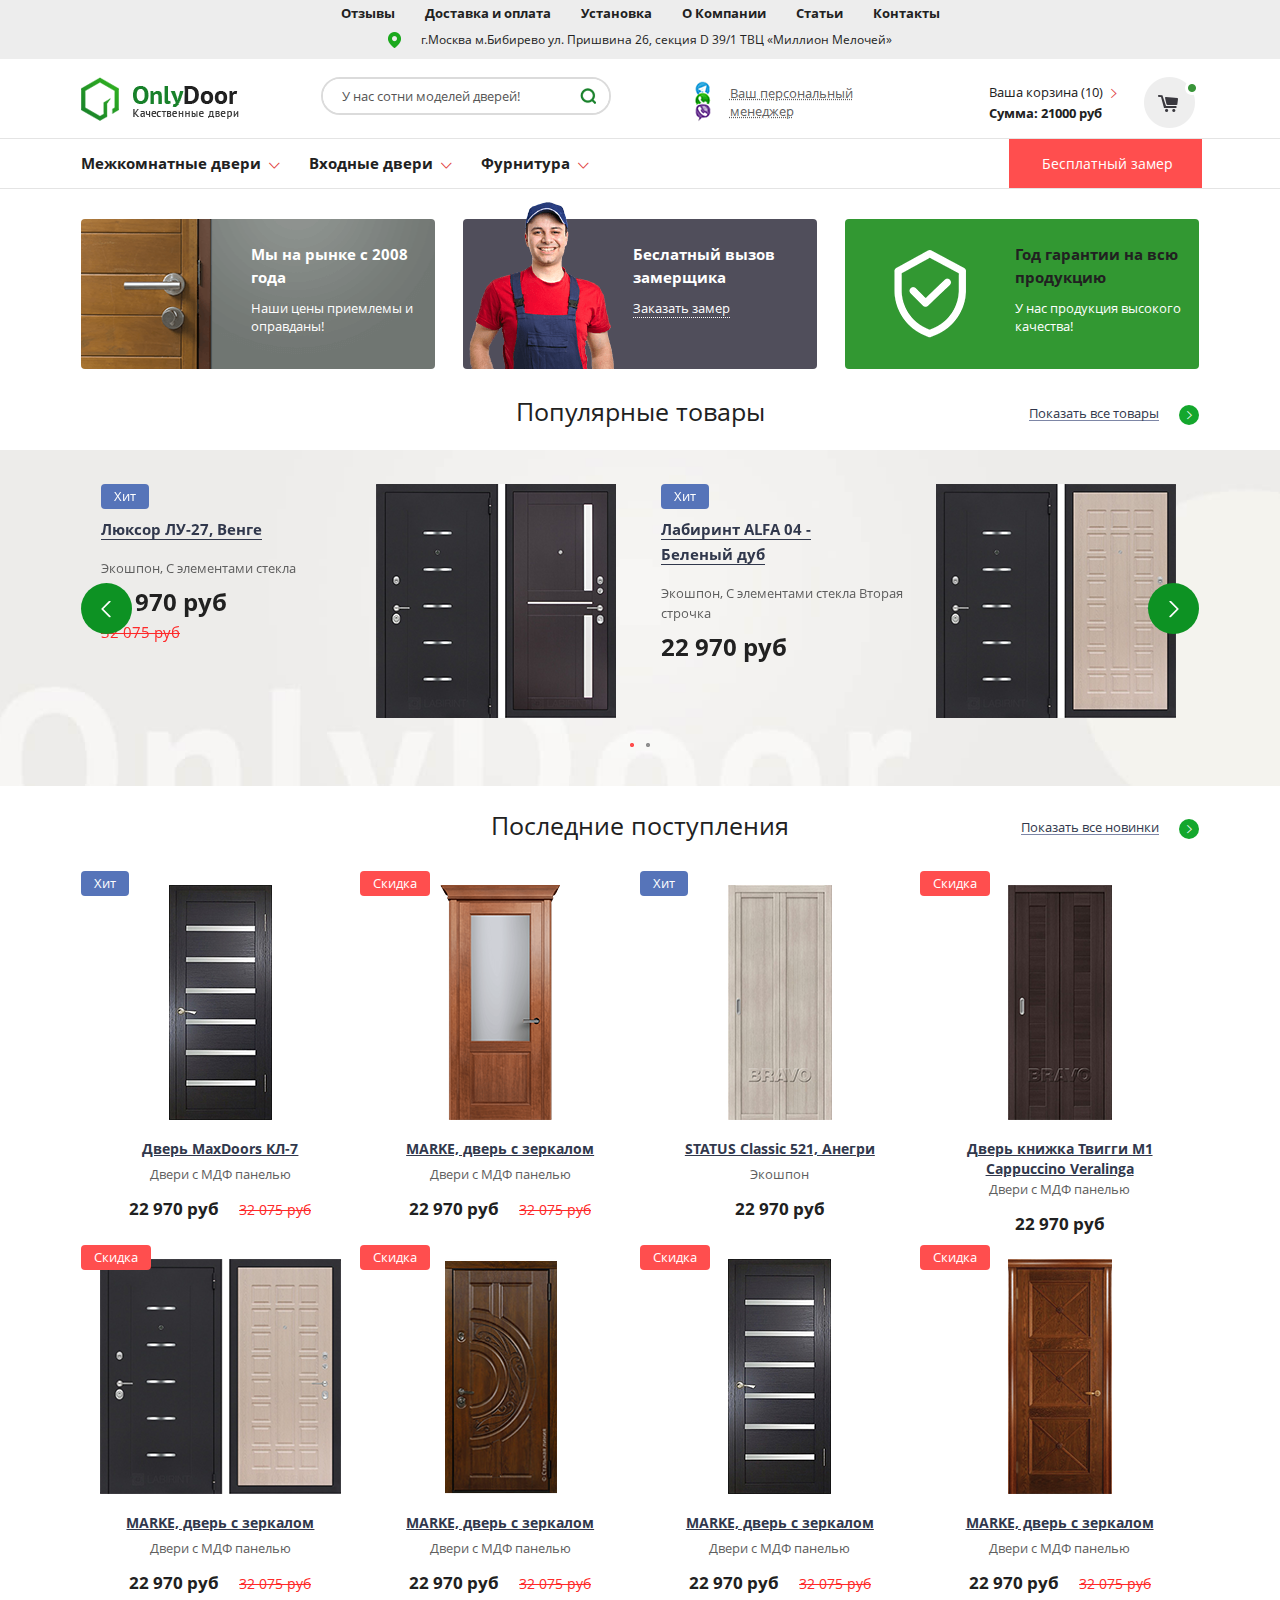
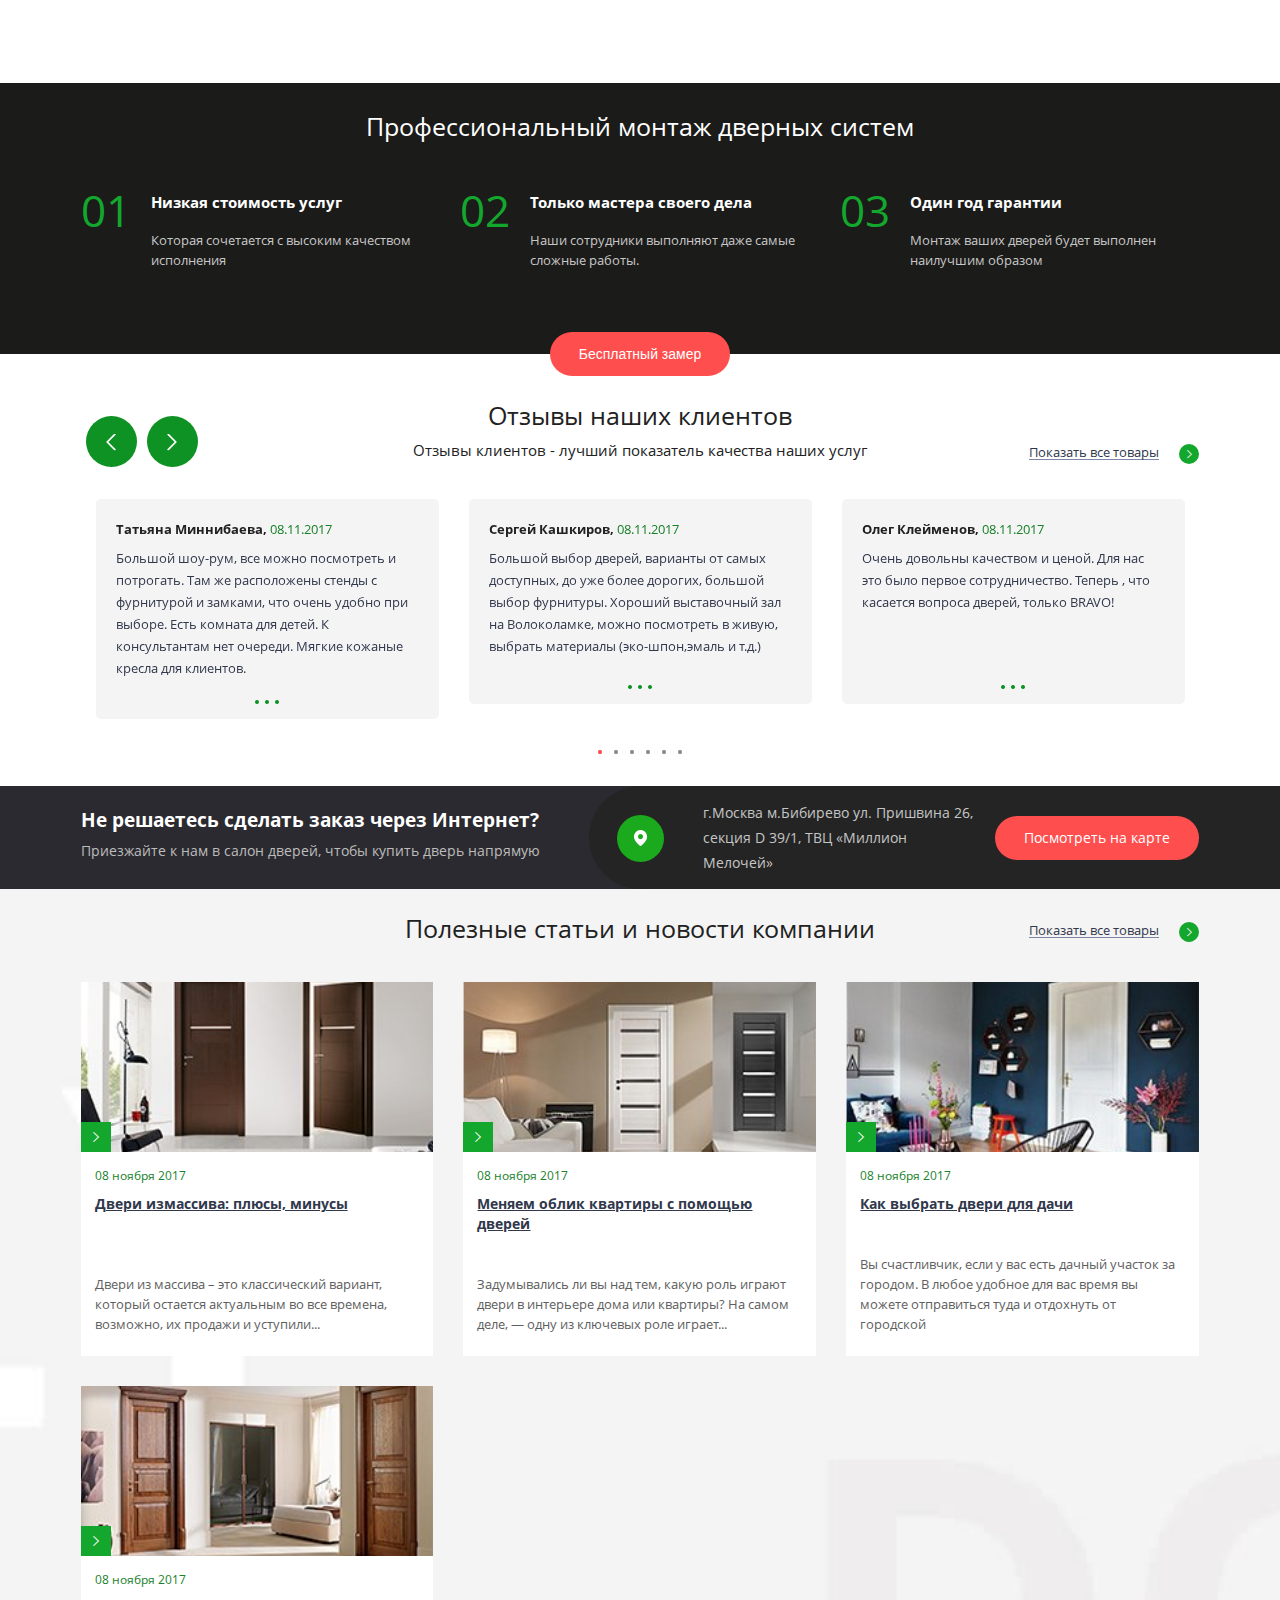
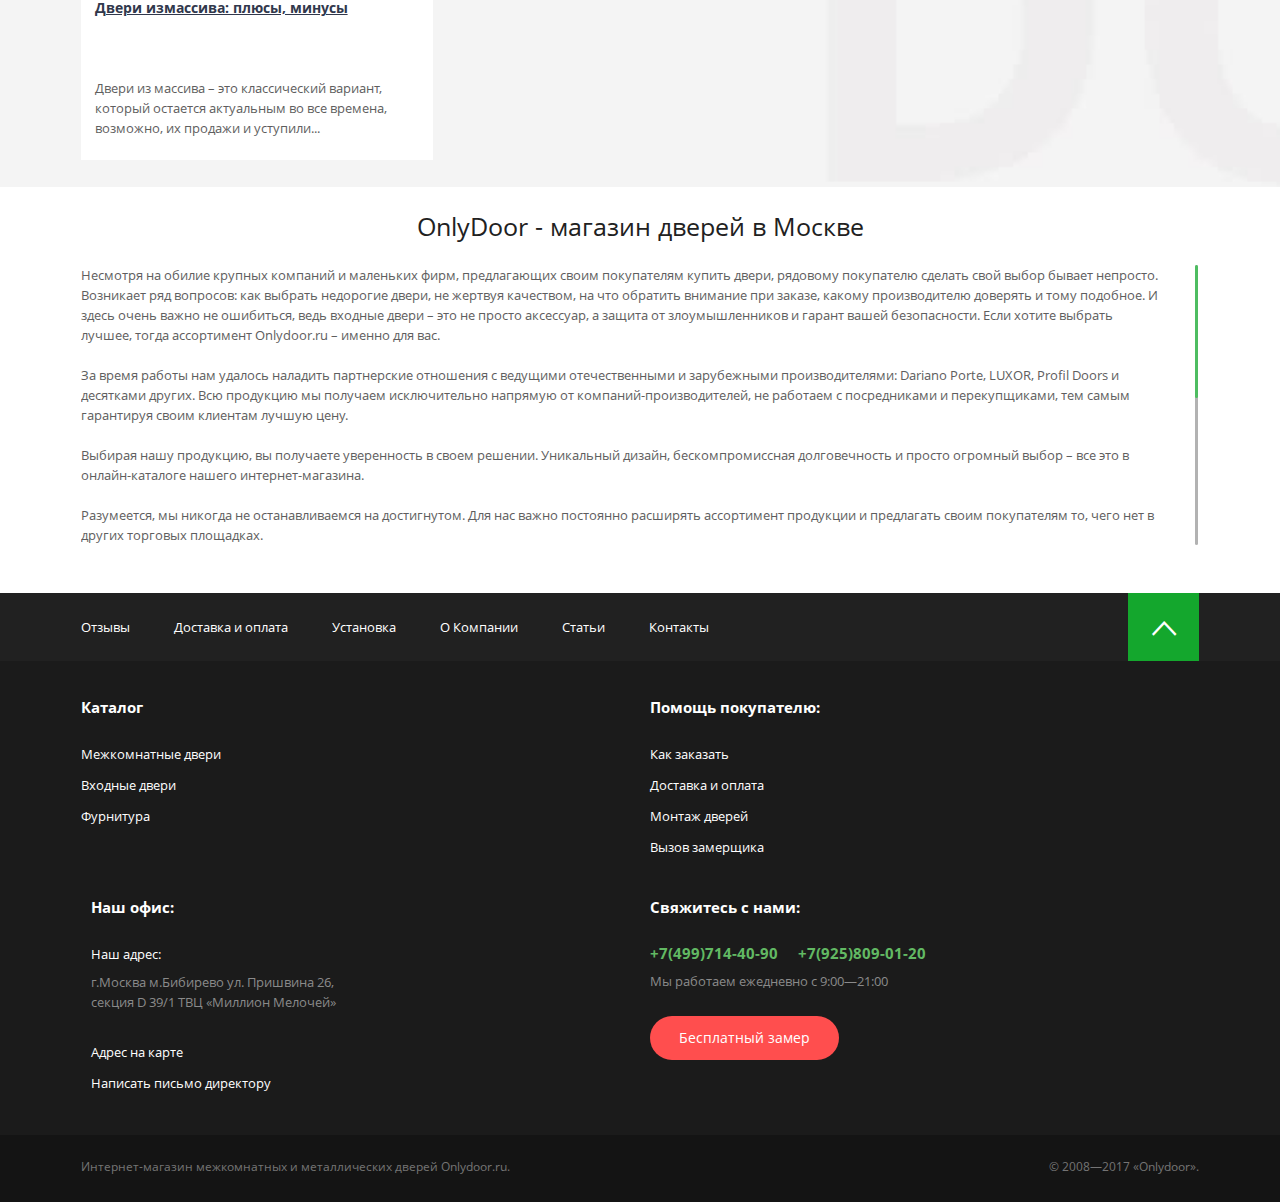
<file: index.html>
<!DOCTYPE html>

<html lang="ru">

<head>

	<meta charset="utf-8">
	<meta http-equiv="X-UA-Compatible" content="IE=edge" >
	<meta name="viewport" content="width=device-width, initial-scale=1.0">
	<meta name="description" content="">
	<link rel="stylesheet" type="text/css" href="style.css">
	<link rel="stylesheet" type="text/css" href="ionicons.css">
	<link rel="stylesheet" type="text/css" href="responsive.css">
	<link rel="stylesheet" type="text/css" href="slick/slick.css">
	<link rel="stylesheet" type="text/css" href="vendors/css/select2.css">
	<link rel="stylesheet" type="text/css" href="vendors/css/nouislider.css">
	<link rel="stylesheet" type="text/css" href="vendors/css/jquery.mCustomScrollbar.css">
	<script type="text/javascript" src="vendors/js/jquery.js"></script>
	<script type="text/javascript" src="slick/slick.js"></script>
	<script type="text/javascript" src="vendors/js/jquery.mCustomScrollbar.concat.min.js"></script>
	<script type="text/javascript" src="vendors/js/smoothscroll.js"></script>
	<script type="text/javascript" src="vendors/js/select2.js"></script>
	<script type="text/javascript" src="vendors/js/nouislider.min.js"></script>
	<script type="text/javascript" src="vendors/js/jquery.touchSwipe.min.js"></script>
	<script src="https://api-maps.yandex.ru/2.0-stable/?load=package.standard&lang=ru-RU" type="text/javascript"> </script>
	<link rel="icon" type="image/png" href="favicon/favicon.ico" sizes="16x16">
	<title>Only Door</title>

</head>

<body>

	<!-- Popups -->

	<!-- Отзыв -->
	<div class="popup-wrapp" id = "popup_1">
		<div class="popup-inner_wrapp scroll">
			<div class="popup">
				<button type="button" class="close-popup"></button>
				<div class="testimonial">
					<div class="testimonial-header">
						<p>Татьяна Миннибаева,  <span class="date">08.11.2017</span></p>
					</div>
					<div class="scroll-box">
						<p>Кри стиан Лоренцини, Кармела Пампалони (Carmela Pampaloni) и пиво Kronenbourg 1664 пригласили друзей в атмосферу тосканского лета! Любимый ресторан поклонников комфортного отдыха и песчаных пляжей итальянского курорта Forte dei Marmi , всего на пару дней переместился с тосканского побережья на Кутузовский проспект.</p>

						<p>Синьора Carmela и команда ресторана Bagno Annetta представили столичным гурманам гастрономические хиты респектабельного итальянского курорта. Гости ресторана Christian наслаждались знаменитым блюдом «Spagetti alle Arselle». Крошечные моллюски Арселле, которые водятся только в этой части побережья, специально доставили из Италии в Москву для приготовления фирменных блюд. Гостей так же удивляли другими блю</p>

						<p>Кри стиан Лоренцини, Кармела Пампалони (Carmela Pampaloni) и пиво Kronenbourg 1664 пригласили друзей в атмосферу тосканского лета! Любимый ресторан поклонников комфортного отдыха и песчаных пляжей итальянского курорта Forte dei Marmi , всего на пару дней переместился с тосканского побережья на Кутузовский проспект.</p>

						<p>Синьора Carmela и команда ресторана Bagno Annetta представили столичным гурманам гастрономические хиты респектабельного итальянского курорта. Гости ресторана Christian наслаждались знаменитым блюдом «Spagetti alle Arselle». Крошечные моллюски Арселле, которые водятся только в этой части побережья, специально доставили из Италии в Москву для приготовления фирменных блюд. Гостей так же удивляли другими блю</p>

						<p>Кри стиан Лоренцини, Кармела Пампалони (Carmela Pampaloni) и пиво Kronenbourg 1664 пригласили друзей в атмосферу тосканского лета! Любимый ресторан поклонников комфортного отдыха и песчаных пляжей итальянского курорта Forte dei Marmi , всего на пару дней переместился с тосканского побережья на Кутузовский проспект.</p>

						<p>Синьора Carmela и команда ресторана Bagno Annetta представили столичным гурманам гастрономические хиты респектабельного итальянского курорта. Гости ресторана Christian наслаждались знаменитым блюдом «Spagetti alle Arselle». Крошечные моллюски Арселле, которые водятся только в этой части побережья, специально доставили из Италии в Москву для приготовления фирменных блюд. Гостей так же удивляли другими блю</p>

						<p>Кри стиан Лоренцини, Кармела Пампалони (Carmela Pampaloni) и пиво Kronenbourg 1664 пригласили друзей в атмосферу тосканского лета! Любимый ресторан поклонников комфортного отдыха и песчаных пляжей итальянского курорта Forte dei Marmi , всего на пару дней переместился с тосканского побережья на Кутузовский проспект.</p>

						<p>Синьора Carmela и команда ресторана Bagno Annetta представили столичным гурманам гастрономические хиты респектабельного итальянского курорта. Гости ресторана Christian наслаждались знаменитым блюдом «Spagetti alle Arselle». Крошечные моллюски Арселле, которые водятся только в этой части побережья, специально доставили из Италии в Москву для приготовления фирменных блюд. Гостей так же удивляли другими блю</p>

						<p>Кри стиан Лоренцини, Кармела Пампалони (Carmela Pampaloni) и пиво Kronenbourg 1664 пригласили друзей в атмосферу тосканского лета! Любимый ресторан поклонников комфортного отдыха и песчаных пляжей итальянского курорта Forte dei Marmi , всего на пару дней переместился с тосканского побережья на Кутузовский проспект.</p>

						<p>Синьора Carmela и команда ресторана Bagno Annetta представили столичным гурманам гастрономические хиты респектабельного итальянского курорта. Гости ресторана Christian наслаждались знаменитым блюдом «Spagetti alle Arselle». Крошечные моллюски Арселле, которые водятся только в этой части побережья, специально доставили из Италии в Москву для приготовления фирменных блюд. Гостей так же удивляли другими блю</p>

					</div>
				</div>
			</div>
		</div>
	</div><!-- /Отзыв -->

	<!-- Ваша заявка принята -->
	<div class="popup-wrapp" id = "popup_2">
		<div class="popup-inner_wrapp scroll">
			<div class="popup succes">
				<button type="button" class="close-popup"></button>
				<div class="popup-header">
					<h3>Ваша заявка принята</h3>
					<p>Ваша заявка будет обработана в течение часа.<br /> Спасибо, что Вы с нами!</p>
				</div>
				<a href="#" class="red-pill">Вернуться на сайт</a>
			</div>
		</div>
	</div><!-- /Ваша заявка принята -->

	<!-- Заявка на замер -->
	<div class="popup-wrapp" id = "popup_3">
		<div class="popup-inner_wrapp scroll">
			<div class="popup">
				<button type="button" class="close-popup"></button>
				<div class="popup-header">
					<h3>Заявка на замер</h3>
					<p>Оставьте заявку и мы подберем недвижимость по вашим пожеланиям</p>
				</div>
				<div class="popup-form">
					<div class="input_wrapp">
						<label>Ваше имя:</label>
						<input type="text" placeholder="Как к Вам обращаться?">
					</div>
					<div class="clearfix two-inputs_wrapp">
						<div class="input_wrapp">
							<label>Номер телефона:</label>
							<input type="tel" placeholder="+7 xxx xxx xx xx">
						</div>
						<div class="input_wrapp">
							<label>E-mail:</label>
							<input type="email" placeholder="Ваш почтовый ящик">
						</div>
					</div>
					<div class="input_wrapp">
						<label>Ваш адрес:</label>
						<input type="text" placeholder="г. Москва, ул Советская, дом 5">
					</div>
					<div>
						<div class="checkbox_wrapp">
							<input type="checkbox" id="ch_1">
							<label for="ch_1"><span>Я согласен на обработку моих данных</span></label>
						</div>
					</div>
					<div class="submitbtn_wrapp">
						<button type="submit" class="red-pill">Отправить заявку</button>
					</div>
				</div>
			</div>
		</div>
	</div><!-- /Заявка на замер -->

	<!-- Ваш персональный менеджер -->
	<div class="popup-wrapp" id = "popup_4">
		<div class="popup-inner_wrapp scroll">
			<div class="popup">
				<button type="button" class="close-popup"></button>
				<div class="popup-header">
					<h3>Ваш персональный менеджер</h3>
					<div class="grey-box">
						<p>Мы всегда рады вашим звонкам!</p>
						<p><a href="tel:+74997144090" class="tel-link">+7 (499) 714-40-90</a></p>
						<ul class="inline-list">
							<li><i class="telegram"></i></li>
							<li><i class="viber"></i></li>
							<li><i class="whatsup"></i></li>
						</ul>
					</div>
					<p>Добавьте наш номер телефона в свой любимый месседжер и пользуйтесь всеми преимуществами моментальных сообщений.</p>
				</div>
				<div class="list_wrapp">
					<h3>Ваш персональный менеджер:</h3>
					<ul>
						<li>оформит заказ;</li>
						<li>даст рекомендации по выбору дверей;</li>
						<li>уведомит о текущем статусе исполнения заказа;</li>
						<li>проконсультирует по возможности доставки в отдаленные населённые пункты;</li>
						<li>ответит на все ваши вопросы.</li>
					</ul>
				</div>
				
			</div>
		</div>
	</div><!-- /Ваш персональный менеджер -->

	<!-- /Popups -->

	<div class="wrapper">

	<!-- Header -->
		
	<header>

		<div class="header-row row-1">

			<div class="row clearfix">
				<div class="col col-1 left">
					<div class="main-nav_wrapp scroll">
						<div class="align-right close-menu_wrapp">
							<button type="button" class="close-menu"><i class="ion-close"></i></button>
						</div>
						<div class="append-elem search-resp" data-append-elem = "1" ></div>
						<ul class="main-nav">
							<li><a href="#">Отзывы</a></li>
							<li><a href="#">Доставка и оплата</a></li>
							<li><a href="#">Установка</a></li>
							<li><a href="#">О Компании</a></li>
							<li><a href="#">Статьи</a></li>
							<li><a href="#">Контакты</a></li>
						</ul>
					</div>
				</div>
				<div class="col col-2 right align-right">
					<p><i class="map-marker-icon"></i>г.Москва м.Бибирево ул. Пришвина 26, секция D 39/1 ТВЦ «Миллион Мелочей»</p>
				</div>
			</div>

		</div>

		<div class="header-row row-2 resp-fixed">

			<div class="row offset-ziro">
				<div class="col col-1">
					<a class="logo" href="#">
						<img src="img/logo.png" alt="" />
					</a>
				</div>
				<div class="resp-col">
					<button class="respmenubtn">	
						<span></span>
						<span></span>
						<span></span>
					</button>
				</div>
				<div class="col col-2">
					<div class="append-elem"  data-append-desktop-elem = "1" data-min-screen = "768">
						<div class="search_wrapp">
							<form>
								<input type="text" placeholder="У нас сотни моделей дверей!" />
								<button type="button" class="search-btn"></button>
							</form>
						</div>
					</div>
				</div>
				<div class="col col-3">
					<div class="callback_1">
						<div class="col-1">
							<i class="connects-icon"></i>
						</div>
						<div class="col-2">
							<a href="#" data-show-popup = "popup_4" class="show_popup">Ваш персональный менеджер</a>
						</div>
					</div>
				</div>
				<div class="col col-4">
					<div class="callback_2">
						<div class="col-1">
							<i class="tel-icon"></i>
						</div>
						<div class="col-2">
							<a class="tel-link" href="tel:+74997144090">+7 (499) 714-40-90</a>
							<p>Работаем с 9.00 до 21.00</p>
						</div>
					</div>
				</div>
				<div class="col col-5 align-right">
					<a href="#" class="shop-card">
						<div class="shop-card-col-1">
							<p class="count">Ваша корзина <span class="count-goods">(10)</span> <i class="arrow-right ion-ios-arrow-right"></i></p>
							<p class="p-1">Сумма: <span class="goods-price">21000 руб</span></p>
						</div>
						<div class="shop-card-col-2">
							<i class="trash-icon"></i>
						</div>
					</a>
				</div>
			</div>

		</div>

		<div class="header-row row-3">

			<div class="row clearfix">
				
				<div class="catalog-resp_header">
					<button type="button" class="green-pill catalog-btn">Каталог: <i class="ion-navicon"></i></button>
				</div>
				<div class="catalog-nav_wrapp">
					<button type="button" class="close-catalog"><i class="ion-close"></i></button>
					<ul class="catalog-nav">
						<li>
							<a href="#" class="dropdown_item">Межкомнатные двери</a>
							<button type="button" class="dropdown-btn"></button>
							<div class="dropdown-menu">
								<div class="col">
									<div class="title_wrapp">
										<h3>Категории</h3>
									</div>
									<ul>
										<li><a href="#">Белые межкомнатные двери</a></li>
										<li><a href="#">Двери из массива</a></li>
										<li><a href="#">Ламинированные двери</a></li>
										<li><a href="#">Двери ПВХ</a></li>
										<li><a href="#">Двери из шпона</a></li>
										<li><a href="#">Двери экошпон</a></li>
										<li><a href="#">Складные двери книжка</a></li>
										<li><a href="#">Двери для бани и сауны</a></li>
										<li><a href="#">Стеклянные двери</a></li>
										<li><a href="#">Строительные двери</a></li>
										<li><a href="#">Белые межкомнатные двери</a></li>
										<li><a href="#">Двери из массива</a></li>
										<li><a href="#">Ламинированные двери</a></li>
										<li><a href="#">Двери ПВХ</a></li>
										<li><a href="#">Двери из шпона</a></li>
										<li><a href="#">Двери экошпон</a></li>
										<li><a href="#">Складные двери книжка</a></li>
										<li><a href="#">Двери для бани и сауны</a></li>
										<li><a href="#">Стеклянные двери</a></li>
										<li><a href="#">Строительные двери</a></li>
									</ul>
								</div>
								<div class="col">
									<div class="title_wrapp">
										<h3>Бренды</h3>
									</div>
									<ul>
										<li><a href="#">LUXOR</a></li>
										<li><a href="#">Porta Prima</a></li>
										<li><a href="#">Profil Doors</a></li>
										<li><a href="#">Двери Статус</a></li>
										<li><a href="#">Арт Деко</a></li>
										<li><a href="#">Двери Оникс</a></li>
										<li><a href="#">Двери Дариано (Dariano)</a></li>
										<li><a href="#">Двери ОКА</a></li>
										<li><a href="#">Двери Valdo Puertas</a></li>
										<li><a href="#">VLaDOORs</a></li>
									</ul>
								</div>
								<div class="col">
									<div class="title_wrapp">
										<h3>Бренды</h3>
									</div>
									<ul>
										<li><a href="#">LUXOR</a></li>
										<li><a href="#">Porta Prima</a></li>
										<li><a href="#">Profil Doors</a></li>
										<li><a href="#">Двери Статус</a></li>
										<li><a href="#">Арт Деко</a></li>
										<li><a href="#">Двери Оникс</a></li>
										<li><a href="#">Двери Дариано (Dariano)</a></li>
										<li><a href="#">Двери ОКА</a></li>
										<li><a href="#">Двери Valdo Puertas</a></li>
										<li><a href="#">VLaDOORs</a></li>
									</ul>
								</div>
								<div class="col">
									<div class="title_wrapp">
										<h3>Бренды</h3>
									</div>
									<ul>
										<li><a href="#">LUXOR</a></li>
										<li><a href="#">Porta Prima</a></li>
										<li><a href="#">Profil Doors</a></li>
										<li><a href="#">Двери Статус</a></li>
										<li><a href="#">Арт Деко</a></li>
										<li><a href="#">Двери Оникс</a></li>
										<li><a href="#">Двери Дариано (Dariano)</a></li>
										<li><a href="#">Двери ОКА</a></li>
										<li><a href="#">Двери Valdo Puertas</a></li>
										<li><a href="#">VLaDOORs</a></li>
									</ul>
								</div>
								<div class="col">
									<div class="title_wrapp">
										<h3>Бренды</h3>
									</div>
									<ul>
										<li><a href="#">LUXOR</a></li>
										<li><a href="#">Porta Prima</a></li>
										<li><a href="#">Profil Doors</a></li>
										<li><a href="#">Двери Статус</a></li>
										<li><a href="#">Арт Деко</a></li>
										<li><a href="#">Двери Оникс</a></li>
										<li><a href="#">Двери Дариано (Dariano)</a></li>
										<li><a href="#">Двери ОКА</a></li>
										<li><a href="#">Двери Valdo Puertas</a></li>
										<li><a href="#">VLaDOORs</a></li>
									</ul>
								</div>
								<div class="col">
									<div class="title_wrapp">
									</div>
									<ul>
										<li><a href="#">Двери Белоруссии</a></li>
										<li><a href="#">LiGa | Лига</a></li>
										<li><a href="#">Браво (BRAVO)</a></li>
										<li><a href="#">Гармония</a></li>
										<li><a href="#">Дверной Лидер</a></li>
										<li><a href="#">Покровские Двери</a></li>
									</ul>
								</div>
							</div>
						</li>
						<li>
							<a href="#" class="dropdown_item">Входные двери</a>
							<button type="button" class="dropdown-btn"></button>
							<div class="dropdown-menu">
								<div class="col">
									<div class="title_wrapp">
										<h3>Категории</h3>
									</div>
									<ul>
										<li><a href="#">Белые межкомнатные двери</a></li>
										<li><a href="#">Двери из массива</a></li>
										<li><a href="#">Ламинированные двери</a></li>
										<li><a href="#">Двери ПВХ</a></li>
										<li><a href="#">Двери из шпона</a></li>
										<li><a href="#">Двери экошпон</a></li>
										<li><a href="#">Складные двери книжка</a></li>
										<li><a href="#">Двери для бани и сауны</a></li>
										<li><a href="#">Стеклянные двери</a></li>
										<li><a href="#">Строительные двери</a></li>
										<li><a href="#">Белые межкомнатные двери</a></li>
										<li><a href="#">Двери из массива</a></li>
										<li><a href="#">Ламинированные двери</a></li>
										<li><a href="#">Двери ПВХ</a></li>
										<li><a href="#">Двери из шпона</a></li>
										<li><a href="#">Двери экошпон</a></li>
										<li><a href="#">Складные двери книжка</a></li>
										<li><a href="#">Двери для бани и сауны</a></li>
										<li><a href="#">Стеклянные двери</a></li>
										<li><a href="#">Строительные двери</a></li>
									</ul>
								</div>
								<div class="col">
									<div class="title_wrapp">
										<h3>Категории</h3>
									</div>
									<ul>
										<li><a href="#">Белые межкомнатные двери</a></li>
										<li><a href="#">Двери из массива</a></li>
										<li><a href="#">Ламинированные двери</a></li>
										<li><a href="#">Двери ПВХ</a></li>
										<li><a href="#">Двери из шпона</a></li>
										<li><a href="#">Двери экошпон</a></li>
										<li><a href="#">Складные двери книжка</a></li>
										<li><a href="#">Двери для бани и сауны</a></li>
										<li><a href="#">Стеклянные двери</a></li>
										<li><a href="#">Строительные двери</a></li>
									</ul>
								</div>
								<div class="col">
									<div class="title_wrapp">
										<h3>Бренды</h3>
									</div>
									<ul>
										<li><a href="#">LUXOR</a></li>
										<li><a href="#">Porta Prima</a></li>
										<li><a href="#">Profil Doors</a></li>
										<li><a href="#">Двери Статус</a></li>
										<li><a href="#">Арт Деко</a></li>
										<li><a href="#">Двери Оникс</a></li>
										<li><a href="#">Двери Дариано (Dariano)</a></li>
										<li><a href="#">Двери ОКА</a></li>
										<li><a href="#">Двери Valdo Puertas</a></li>
										<li><a href="#">VLaDOORs</a></li>
									</ul>
								</div>
								<div class="col">
									<div class="title_wrapp">
									</div>
									<ul>
										<li><a href="#">Двери Белоруссии</a></li>
										<li><a href="#">LiGa | Лига</a></li>
										<li><a href="#">Браво (BRAVO)</a></li>
										<li><a href="#">Гармония</a></li>
										<li><a href="#">Дверной Лидер</a></li>
										<li><a href="#">Покровские Двери</a></li>
									</ul>
								</div>
							</div>
						</li>
						<li>
							<a href="#" class="dropdown_item">Фурнитура</a>
							<button type="button" class="dropdown-btn"></button>
							<div class="dropdown-menu">
								<div class="col">
									<div class="title_wrapp">
										<h3>Категории</h3>
									</div>
									<ul>
										<li><a href="#">Белые межкомнатные двери</a></li>
										<li><a href="#">Двери из массива</a></li>
										<li><a href="#">Ламинированные двери</a></li>
										<li><a href="#">Двери ПВХ</a></li>
										<li><a href="#">Двери из шпона</a></li>
										<li><a href="#">Двери экошпон</a></li>
										<li><a href="#">Складные двери книжка</a></li>
										<li><a href="#">Двери для бани и сауны</a></li>
										<li><a href="#">Стеклянные двери</a></li>
										<li><a href="#">Строительные двери</a></li>
									</ul>
								</div>
								<div class="col">
									<div class="title_wrapp">
										<h3>Бренды</h3>
									</div>
									<ul>
										<li><a href="#">LUXOR</a></li>
										<li><a href="#">Porta Prima</a></li>
										<li><a href="#">Profil Doors</a></li>
										<li><a href="#">Двери Статус</a></li>
										<li><a href="#">Арт Деко</a></li>
										<li><a href="#">Двери Оникс</a></li>
										<li><a href="#">Двери Дариано (Dariano)</a></li>
										<li><a href="#">Двери ОКА</a></li>
										<li><a href="#">Двери Valdo Puertas</a></li>
										<li><a href="#">VLaDOORs</a></li>
									</ul>
								</div>
								<div class="col">
									<div class="title_wrapp">
									</div>
									<ul>
										<li><a href="#">Двери Белоруссии</a></li>
										<li><a href="#">LiGa | Лига</a></li>
										<li><a href="#">Браво (BRAVO)</a></li>
										<li><a href="#">Гармония</a></li>
										<li><a href="#">Дверной Лидер</a></li>
										<li><a href="#">Покровские Двери</a></li>
									</ul>
								</div>
							</div>
						</li>
					</ul>
				</div>
				<a href="#" class="free-call_btn show_popup" data-show-popup = "popup_3"><span>Бесплатный замер</span></a>
			</div>

		</div>
								
	</header>

	<!-- /Header -->

		<!-- Content -->
			<div class="content">

				<!-- Section 1 -->

				<section>
					
					<div class="row">
						<div class="thumbnails_wrapp">
							<div class="thumbnails_1 offset-ziro set_height">
								<div class="thumb_1 thumb">
									<div class="inner thumb_1_1">
										<div class="col-1">
											<!-- <img src="img/thumb_1_1.png" alt="" /> -->
										</div>
										<div class="col-2">
											<p class="p-1">Мы на рынке с 2008 года</p>
											<p>Наши цены приемлемы и оправданы!</p>
										</div>
									</div>
								</div>
								<div class="thumb_1 grey thumb">
									<div class="inner thumb_1_2">
										<div class="col-1">
											<img src="img/worker.png" alt="" />
										</div>
										<div class="col-2">
											<p class="p-1">Беслатный вызов замерщика</p>
											<p><a href="#" class="show_popup" data-show-popup = "popup_3">Заказать замер</a></p>
										</div>
									</div>
								</div>
								<div class="thumb_1 green thumb">
									<div class="inner thumb_1_3">
										<div class="col-1">
											<img src="img/thumb_1_3_img.png" alt="" />
										</div>
										<div class="col-2">
											<p class="p-1">Год гарантии на всю продукцию</p>
											<p>У нас продукция высокого качества!</p>
										</div>
									</div>
								</div>
							</div>
						</div>
					</div>

				</section>

				<!-- /Section 1 -->

				<!-- Section 2 -->

				<section class="slider_1-section">
					<div class="row">
						<div class="header-h2 links-box">
							<h2>Популярные товары</h2>
							<a href="#" class="more-link">Показать все товары</a>
						</div>
					</div>
					<div class="slider_1_wrapp">
						<div class="row">
							<div class="slider_1">
								<div class="slide">
									<div class="thumb_2">
										<div class="col-1">
											<div class="thumb_2_desc">
												<div class="blue-pill">Хит</div>
												<p><a href="#">Люксор ЛУ-27, Венге</a></p>
												<p>Экошпон, С элементами стекла</p>
											</div>
											<div class="thumb_2_footer">
												<p class="price">28 970 руб</p>
												<p class="old-price">32 075 руб</p>
											</div>
										</div>
										<div class="col-2">
											<img src="img/good_01.png" alt="">
										</div>
									</div>
								</div>
								<div class="slide">
									<div class="thumb_2">
										<div class="col-1">
											<div class="thumb_2_desc">
												<div class="blue-pill">Хит</div>
												<p><a href="#">Лабиринт ALFA 04 -<br /> Беленый дуб</a></p>
												<p>Экошпон, С элементами стекла Вторая строчка</p>
											</div>
											<div class="thumb_2_footer">
												<p class="price">22 970 руб</p>
												<!-- <p class="old-price">32 075 руб</p> -->
											</div>
										</div>
										<div class="col-2">
											<img src="img/good_02.png" alt="">
										</div>
									</div>
								</div>
								<div class="slide">
									<div class="thumb_2">
										<div class="col-1">
											<div class="thumb_2_desc">
												<div class="blue-pill">Хит</div>
												<p><a href="#">Люксор ЛУ-27, Венге</a></p>
												<p>Экошпон, С элементами стекла</p>
											</div>
											<div class="thumb_2_footer">
												<p class="price">28 970 руб</p>
												<p class="old-price">32 075 руб</p>
											</div>
										</div>
										<div class="col-2">
											<img src="img/good_01.png" alt="">
										</div>
									</div>
								</div>
								<div class="slide">
									<div class="thumb_2">
										<div class="col-1">
											<div class="thumb_2_desc">
												<div class="blue-pill">Хит</div>
												<p><a href="#">Лабиринт ALFA 04 -<br /> Беленый дуб</a></p>
												<p>Экошпон, С элементами стекла Вторая строчка</p>
											</div>
											<div class="thumb_2_footer">
												<p class="price">22 970 руб</p>
												<!-- <p class="old-price">32 075 руб</p> -->
											</div>
										</div>
										<div class="col-2">
											<img src="img/good_02.png" alt="">
										</div>
									</div>
								</div>
							</div>
						</div>
					</div>
				</section>

				<!-- /Section 2 -->

				<!-- Section 3 -->

				<section class="section-3">

					<div class="row">
						<div class="header-h2 links-box">
							<h2>Последние поступления</h2>
							<a href="#" class="more-link">Показать все новинки</a>
						</div>
						<div class="thumbnails_3 offset-ziro">
							<div class="thumb_3">
								<a href="#" class="inner">
									<div class="blue-pill">Хит</div>
									<div class="desc_wrapp">										
										<div class="img-box">
											<img src="img/good_03.png" alt="" />
										</div>
										<div class="descript">
											<div>
												<p class="p-1">Дверь MaxDoors КЛ-7</p>
											</div>
											<div>
												<p>Двери с МДФ панелью</p>
											</div>
											<div class="price-row">
												<p>22 970 руб</p>
												<p class="old-price">32 075 руб</p>
											</div>										
										</div>
									</div>
									<div class="thumb-footer">
										<div class="green-pill">Купить</div>
									</div>
								</a>
							</div>
							<div class="thumb_3">
								<a href="#" class="inner">
									<div class="pink-pill">Скидка</div>
									<div class="desc_wrapp">										
										<div class="img-box">
											<img src="img/good_05.png" alt="" />
										</div>
										<div class="descript">
											<div>
												<p class="p-1">MARKE, дверь с зеркалом</p>
											</div>
											<div>
												<p>Двери с МДФ панелью</p>
											</div>
											<div class="price-row">
												<p>22 970 руб</p>
												<p class="old-price">32 075 руб</p>
											</div>										
										</div>
									</div>
									<div class="thumb-footer">
										<div class="green-pill">Купить</div>
									</div>
								</a>
							</div>
							<div class="thumb_3">
								<a href="#" class="inner">
									<div class="blue-pill">Хит</div>
									<div class="desc_wrapp">										
										<div class="img-box">
											<img src="img/good_06.png" alt="" />
										</div>
										<div class="descript">
											<div>
												<p class="p-1">STATUS Classiс 521, Анегри</p>
											</div>
											<div>
												<p>Экошпон</p>
											</div>
											<div class="price-row">
												<p>22 970 руб</p>
											</div>										
										</div>
									</div>
									<div class="thumb-footer">
										<div class="green-pill">Купить</div>
									</div>
								</a>
							</div>
							<div class="thumb_3">
								<a href="#" class="inner">
									<div class="pink-pill">Скидка</div>
									<div class="desc_wrapp">										
										<div class="img-box">
											<img src="img/good_07.png" alt="" />
										</div>
										<div class="descript">
											<div>
												<p class="p-1">Дверь книжка Твигги M1 Cappuccino Veralinga</p>
											</div>
											<div>
												<p>Двери с МДФ панелью</p>
											</div>
											<div class="price-row">
												<p>22 970 руб</p>
											</div>	
										</div>
									</div>
									<div class="thumb-footer">
										<div class="green-pill">Купить</div>
									</div>
								</a>
							</div>
							<div class="thumb_3">
								<a href="#" class="inner">
									<div class="pink-pill">Скидка</div>
									<div class="desc_wrapp">										
										<div class="img-box">
											<img src="img/good_08.png" alt="" />
										</div>
										<div class="descript">
											<div>
												<p class="p-1">MARKE, дверь с зеркалом</p>
											</div>
											<div>
												<p>Двери с МДФ панелью</p>
											</div>
											<div class="price-row">
												<p>22 970 руб</p>
												<p class="old-price">32 075 руб</p>
											</div>										
										</div>
									</div>
									<div class="thumb-footer">
										<div class="green-pill">Купить</div>
									</div>
								</a>
							</div>
							<div class="thumb_3">
								<a href="#" class="inner">
									<div class="pink-pill">Скидка</div>
									<div class="desc_wrapp">										
										<div class="img-box">
											<img src="img/good_09.png" alt="" />
										</div>
										<div class="descript">
											<div>
												<p class="p-1">MARKE, дверь с зеркалом</p>
											</div>
											<div>
												<p>Двери с МДФ панелью</p>
											</div>
											<div class="price-row">
												<p>22 970 руб</p>
												<p class="old-price">32 075 руб</p>
											</div>										
										</div>
									</div>
									<div class="thumb-footer">
										<div class="green-pill">Купить</div>
									</div>
								</a>
							</div>
							<div class="thumb_3">
								<a href="#" class="inner">
									<div class="pink-pill">Скидка</div>
									<div class="desc_wrapp">										
										<div class="img-box">
											<img src="img/good_10.png" alt="" />
										</div>
										<div class="descript">
											<div>
												<p class="p-1">MARKE, дверь с зеркалом</p>
											</div>
											<div>
												<p>Двери с МДФ панелью</p>
											</div>
											<div class="price-row">
												<p>22 970 руб</p>
												<p class="old-price">32 075 руб</p>
											</div>
										</div>
									</div>
									<div class="thumb-footer">
										<div class="green-pill">Купить</div>
									</div>
								</a>
							</div>
							<div class="thumb_3">
								<a href="#" class="inner">
									<div class="pink-pill">Скидка</div>
									<div class="desc_wrapp">										
										<div class="img-box">
											<img src="img/good_04.png" alt="" />
										</div>
										<div class="descript">
											<div>
												<p class="p-1">MARKE, дверь с зеркалом</p>
											</div>
											<div>
												<p>Двери с МДФ панелью</p>
											</div>
											<div class="price-row">
												<p>22 970 руб</p>
												<p class="old-price">32 075 руб</p>
											</div>											
										</div>
									</div>
									<div class="thumb-footer">
										<div class="green-pill">Купить</div>
									</div>
								</a>
							</div>
						</div>
					</div>

				</section>

				<!-- /Section 3 -->

				<!-- Section 4 -->

				<section class="section-4">
					<div class="row">
						<div class="header-h2">
							<h2>Профессиональный монтаж дверных систем</h2>
						</div>
						<div class="thumbnails_wrapp">
							<div class="thumbnails_4 offset-ziro">
								<div class="thumb_4">
									<div class="col-1">
										<p class="num">01</p>
									</div>
									<div class="col-2">
										<p class="p-1">Низкая стоимость услуг</p>
										<p>Которая сочетается с высоким качеством исполнения</p>
									</div>
								</div>
								<div class="thumb_4">
									<div class="col-1">
										<p class="num">02</p>
									</div>
									<div class="col-2">
										<p class="p-1">Только мастера своего дела</p>
										<p>Наши сотрудники выполняют даже самые сложные работы.</p>
									</div>
								</div>
								<div class="thumb_4">
									<div class="col-1">
										<p class="num">03</p>
									</div>
									<div class="col-2">
										<p class="p-1">Один год гарантии</p>
										<p>Монтаж ваших дверей  будет выполнен наилучшим образом</p>
									</div>
								</div>
							</div>
						</div>
						<div class="red-pill_wrapp">
							<button type="button" class="red-pill show_popup" data-show-popup = "popup_3">Бесплатный замер</button>
						</div>
					</div>
				</section>

				<!-- /Section 4 -->

				<!-- Section 5 -->

				<section class="section-5">
					<div class="row">
						<div class="header-h2 links-box">
							<div class="slider-2_arrows clearfix"></div>
							<div>
								<h2>Отзывы наших клиентов</h2>
								<p>Отзывы клиентов - лучший показатель качества наших услуг</p>
							</div>
							<a href="#" class="more-link">Показать все товары</a>
						</div>
						<div class="slider-2_wrapp">
							<div class="slider-2 slider_2">
								<div class="testimonial">
									<div class="inner">
										<div class="testimonial-header">
											<p>Татьяна Миннибаева, <span class="date">08.11.2017</span></p>
										</div>
										<p>Большой шоу-рум, все можно посмотреть и потрогать. Там же расположены стенды с фурнитурой и замками, что очень удобно при выборе. Есть комната для детей. К консультантам нет очереди. Мягкие кожаные кресла для клиентов.</p>
										<div class="more-link_wrapp">
											<a href="#" class="more-dots-link show_popup"  data-show-popup = "popup_1"></a>
										</div>
									</div>
								</div>
								<div class="testimonial">
									<div class="inner">
										<div class="testimonial-header">
											<p>Сергей Кашкиров, <span class="date">08.11.2017</span></p>
										</div>
										<p>Большой выбор дверей, варианты от самых доступных, до уже более дорогих, большой выбор фурнитуры. Хороший выставочный зал на Волоколамке, можно посмотреть в живую, выбрать материалы (эко-шпон,эмаль и т.д.)</p>
										<div class="more-link_wrapp">
											<a href="#" class="more-dots-link show_popup"  data-show-popup = "popup_1"></a>
										</div>
									</div>
								</div>
								<div class="testimonial">
									<div class="inner">
										<div class="testimonial-header">
											<p>Олег Клейменов, <span class="date">08.11.2017</span></p>
										</div>
										<p>Очень довольны качеством и ценой. Для нас это было первое сотрудничество. Теперь , что касается вопроса дверей, только BRAVO!</p>
										<div class="more-link_wrapp">
											<a href="#" class="more-dots-link show_popup"  data-show-popup = "popup_1"></a>
										</div>
									</div>
								</div>
								<div class="testimonial">
									<div class="inner">
										<div class="testimonial-header">
											<p>Татьяна Миннибаева, <span class="date">08.11.2017</span></p>
										</div>
										<p>Большой шоу-рум, все можно посмотреть и потрогать. Там же расположены стенды с фурнитурой и замками, что очень удобно при выборе. Есть комната для детей. К консультантам нет очереди. Мягкие кожаные кресла для клиентов.</p>
										<div class="more-link_wrapp">
											<a href="#" class="more-dots-link show_popup"  data-show-popup = "popup_1"></a>
										</div>
									</div>
								</div>
								<div class="testimonial">
									<div class="inner">
										<div class="testimonial-header">
											<p>Сергей Кашкиров, <span class="date">08.11.2017</span></p>
										</div>
										<p>Большой выбор дверей, варианты от самых доступных, до уже более дорогих, большой выбор фурнитуры. Хороший выставочный зал на Волоколамке, можно посмотреть в живую, выбрать материалы (эко-шпон,эмаль и т.д.)</p>
										<div class="more-link_wrapp">
											<a href="#" class="more-dots-link show_popup"  data-show-popup = "popup_1"></a>
										</div>
									</div>
								</div>
								<div class="testimonial">
									<div class="inner">
										<div class="testimonial-header">
											<p>Олег Клейменов, <span class="date">08.11.2017</span></p>
										</div>
										<p>Очень довольны качеством и ценой. Для нас это было первое сотрудничество. Теперь , что касается вопроса дверей, только BRAVO!</p>
										<div class="more-link_wrapp">
											<a href="#" class="more-dots-link show_popup"  data-show-popup = "popup_1"></a>
										</div>
									</div>
								</div>
							</div>
							<div class="slider-2_arrows-resp"></div>
						</div>
					</div>
				</section>

				<!-- /Section 5 -->

				<!-- Section 6 -->

				<section class="section-6">
					<div class="row">
						<div class="two-cols-templ clearfix">
							<div class="shape_circle"></div>
							<div class="col-1 left">
								<h3>Не решаетесь сделать заказ через Интернет?</h3>
								<p>Приезжайте к нам в салон дверей, чтобы купить дверь напрямую</p>
							</div>
							<div class="col-2 right">
								<div class="green-circle">
									<i class="map-marker-white"></i>
								</div>
								<div class="col-2-col col-2-col-1">
									<p>г.Москва м.Бибирево ул. Пришвина 26, секция D 39/1, ТВЦ «Миллион Мелочей»</p>
								</div>
								<div class="col-2-col col-2-col-2">
									<a href="#" class="red-pill">Посмотреть на карте</a>
								</div>
							</div>
						</div>
					</div>
				</section>

				<!-- /Section 6 -->

				<!-- Section 7 -->

				<section class="section-7">
					<div class="row">
						<div class="header-h2 links-box">
							<h2>Полезные статьи и новости компании</h2>
							<a href="#" class="more-link">Показать все товары</a>
						</div>
						<div class="thumbnails_wrapp">
							<div class="thumbnails_5 offset-ziro">
								<div class="thumb_5">
									<a href="#" class="inner">
										<div class="img-box">
											<div class="green-arrow_box"></div>
											<img src="img/good_11.jpg" alt="" />
										</div>
										<div class="thumb-content">
											<div class="thumb-header">
												<p class="date">08 ноября 2017</p>
												<p>Двери измассива: плюсы, минусы</p>
											</div>
											<div class="descript">
												<p>Двери из массива – это классический вариант, который остается актуальным во все времена, возможно, их продажи и уступили...</p>
											</div>
										</div>
									</a>
								</div>
								<div class="thumb_5">
									<a href="#" class="inner">
										<div class="img-box">
											<div class="green-arrow_box"></div>
											<img src="img/good_12.jpg" alt="" />
										</div>
										<div class="thumb-content">
											<div class="thumb-header">
												<p class="date">08 ноября 2017</p>
												<p>Меняем облик квартиры с помощью дверей</p>
											</div>
											<div class="descript">
												<p>Задумывались ли вы над тем, какую роль играют двери в интерьере дома или квартиры? На самом деле, — одну из ключевых роле играет...</p>
											</div>
										</div>
									</a>
								</div>
								<div class="thumb_5">
									<a href="#" class="inner">
										<div class="img-box">
											<div class="green-arrow_box"></div>
											<img src="img/good_13.jpg" alt="" />
										</div>
										<div class="thumb-content">
											<div class="thumb-header">
												<p class="date">08 ноября 2017</p>
												<p>Как выбрать двери для дачи</p>
											</div>
											<div class="descript">
												<p>Вы счастливчик, если у вас есть дачный участок за городом. В любое удобное для вас время вы можете отправиться туда и отдохнуть от городской</p>
											</div>
										</div>
									</a>
								</div>
								<div class="thumb_5">
									<a href="#" class="inner">
										<div class="img-box">
											<div class="green-arrow_box"></div>
											<img src="img/good_14.jpg" alt="" />
										</div>
										<div class="thumb-content">
											<div class="thumb-header">
												<p class="date">08 ноября 2017</p>
												<p>Двери измассива: плюсы, минусы</p>
											</div>
											<div class="descript">
												<p>Двери из массива – это классический вариант, который остается актуальным во все времена, возможно, их продажи и уступили...</p>
											</div>
										</div>
									</a>
								</div>
							</div>
						</div>
					</div>
				</section>

				<!-- /Section 7 -->

				<!-- Section 8 -->

				<section class="section-8">
					<div class="row">
						<div class="header-h2">
							<h2>OnlyDoor - магазин дверей в Москве</h2>
						</div>
						<div class="scroll-box">
							<p>Несмотря на обилие крупных компаний и маленьких фирм, предлагающих своим покупателям купить двери, рядовому покупателю сделать свой выбор бывает непросто. Возникает ряд вопросов: как выбрать недорогие двери, не жертвуя качеством, на что обратить внимание при заказе, какому производителю доверять и тому подобное. И здесь очень важно не ошибиться, ведь входные двери – это не просто аксессуар, а защита от злоумышленников и гарант вашей безопасности. Если хотите выбрать лучшее, тогда ассортимент Onlydoor.ru – именно для вас.</p>

							<p>За время работы нам удалось наладить партнерские отношения с ведущими отечественными и зарубежными производителями: Dariano Porte, LUXOR, Profil Doors и десятками других. Всю продукцию мы получаем исключительно напрямую от компаний-производителей, не работаем с посредниками и перекупщиками, тем самым гарантируя своим клиентам лучшую цену.</p>

							<p>Выбирая нашу продукцию, вы получаете уверенность в своем решении. Уникальный дизайн, бескомпромиссная долговечность и просто огромный выбор – все это в онлайн-каталоге нашего интернет-магазина.</p>

							<p>Разумеется, мы никогда не останавливаемся на достигнутом. Для нас важно постоянно расширять ассортимент продукции и предлагать своим покупателям то, чего нет в других торговых площадках.</p>

							<p>Несмотря на обилие крупных компаний и маленьких фирм, предлагающих своим покупателям купить двери, рядовому покупателю сделать свой выбор бывает непросто. Возникает ряд вопросов: как выбрать недорогие двери, не жертвуя качеством, на что обратить внимание при заказе, какому производителю доверять и тому подобное. И здесь очень важно не ошибиться, ведь входные двери – это не просто аксессуар, а защита от злоумышленников и гарант вашей безопасности. Если хотите выбрать лучшее, тогда ассортимент Onlydoor.ru – именно для вас.</p>

							<p>За время работы нам удалось наладить партнерские отношения с ведущими отечественными и зарубежными производителями: Dariano Porte, LUXOR, Profil Doors и десятками других. Всю продукцию мы получаем исключительно напрямую от компаний-производителей, не работаем с посредниками и перекупщиками, тем самым гарантируя своим клиентам лучшую цену.</p>

							<p>Выбирая нашу продукцию, вы получаете уверенность в своем решении. Уникальный дизайн, бескомпромиссная долговечность и просто огромный выбор – все это в онлайн-каталоге нашего интернет-магазина.</p>

							<p>Разумеется, мы никогда не останавливаемся на достигнутом. Для нас важно постоянно расширять ассортимент продукции и предлагать своим покупателям то, чего нет в других торговых площадках.</p>
						</div>
					</div>
				</section>

				<!-- /Section 8 -->

			</div>
		<!-- /Content -->

		<!-- Footer -->

		<footer class="footer">

			<div class="footer-row row-1">
				<div class="row">
					<div class="footer-nav_wrapp">
						<ul class="footer-nav">
							<li><a href="#">Отзывы</a></li>
							<li><a href="#">Доставка и оплата</a></li>
							<li><a href="#">Установка</a></li>
							<li><a href="#">О Компании</a></li>
							<li><a href="#">Статьи</a></li>
							<li><a href="#">Контакты</a></li>
						</ul>
						<button type="button" class="scroll-btn top_btn">
							<i class="ion-ios-arrow-up"></i>
						</button>
					</div>					
				</div>
			</div>

			<div class="footer-row row-2">
				<div class="row clearfix">
					<div class="col col-1 left">
						<h3>Каталог</h3>
						<ul>
							<li><a href="#">Межкомнатные двери</a></li>
							<li><a href="#">Входные двери</a></li>
							<li><a href="#">Фурнитура</a></li>
						</ul>
					</div>
					<div class="col col-2 left">
						<h3>Помощь покупателю:</h3>
						<ul>
							<li><a href="#">Как заказать</a></li>
							<li><a href="#">Доставка и оплата</a></li>
							<li><a href="#">Монтаж дверей</a></li>
							<li><a href="#">Вызов замерщика</a></li>
						</ul>
					</div>
					<div class="col col-3 left">
						<h3>Наш офис:</h3>
						<div class="info-box">
							<h3>Наш адрес:</h3>
							<p>г.Москва м.Бибирево ул. Пришвина 26,<br />секция D 39/1 ТВЦ «Миллион Мелочей»</p>
						</div>
						<ul>
							<li><a href="#">Адрес на карте</a></li>
							<li><a href="#">Написать письмо директору</a></li>
						</ul>
					</div>
					<div class="col col-4 left">
						<h3>Свяжитесь с нами:</h3>
						<div class="thumbnails_wrapp">
							<ul class="tels-nav">
								<li><a href="tel:+74997144090">+7(499)714-40-90</a></li>
								<li><a href="tel:+79258090120">+7(925)809-01-20</a></li>
							</ul>
						</div>
						<p>Мы работаем ежедневно с 9:00—21:00</p>
						<a href="#" class="red-pill show_popup"  data-show-popup = "popup_3">Бесплатный замер</a>
					</div>
				</div>
			</div>

			<div class="footer-row row-3">
				<div class="row clearfix">
					<div class="col col-1 left">
						<p>Интернет-магазин межкомнатных и металлических дверей Onlydoor.ru.</p>
					</div>
					<div class="col col-2 right align-right">
						<p>&copy; 2008—2017 «Onlydoor».</p>
					</div>
				</div>
			</div>

		</footer>

		<!-- /Footer -->

		<script src="js/scripts.js"></script>
		<script src="js/additional_scripts.js"></script>
	
	</div>

</body>
</html>
</file>
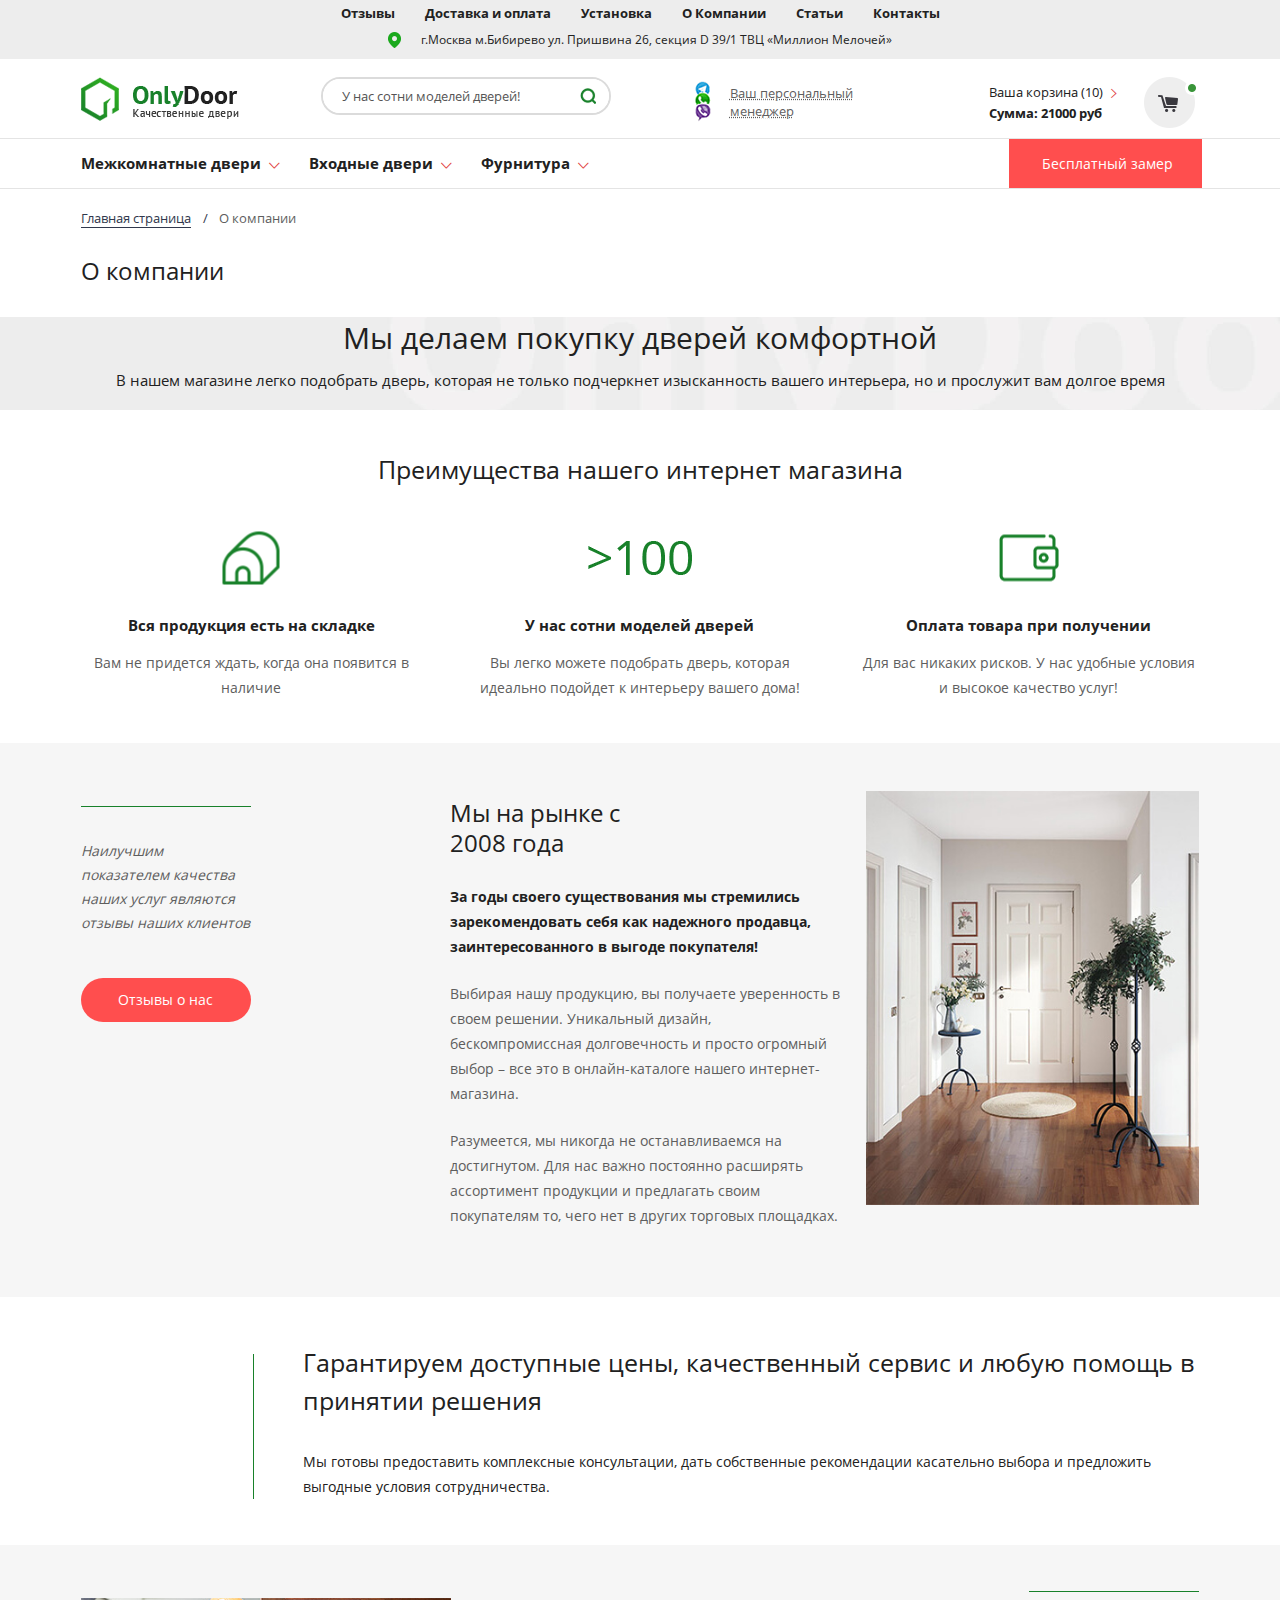
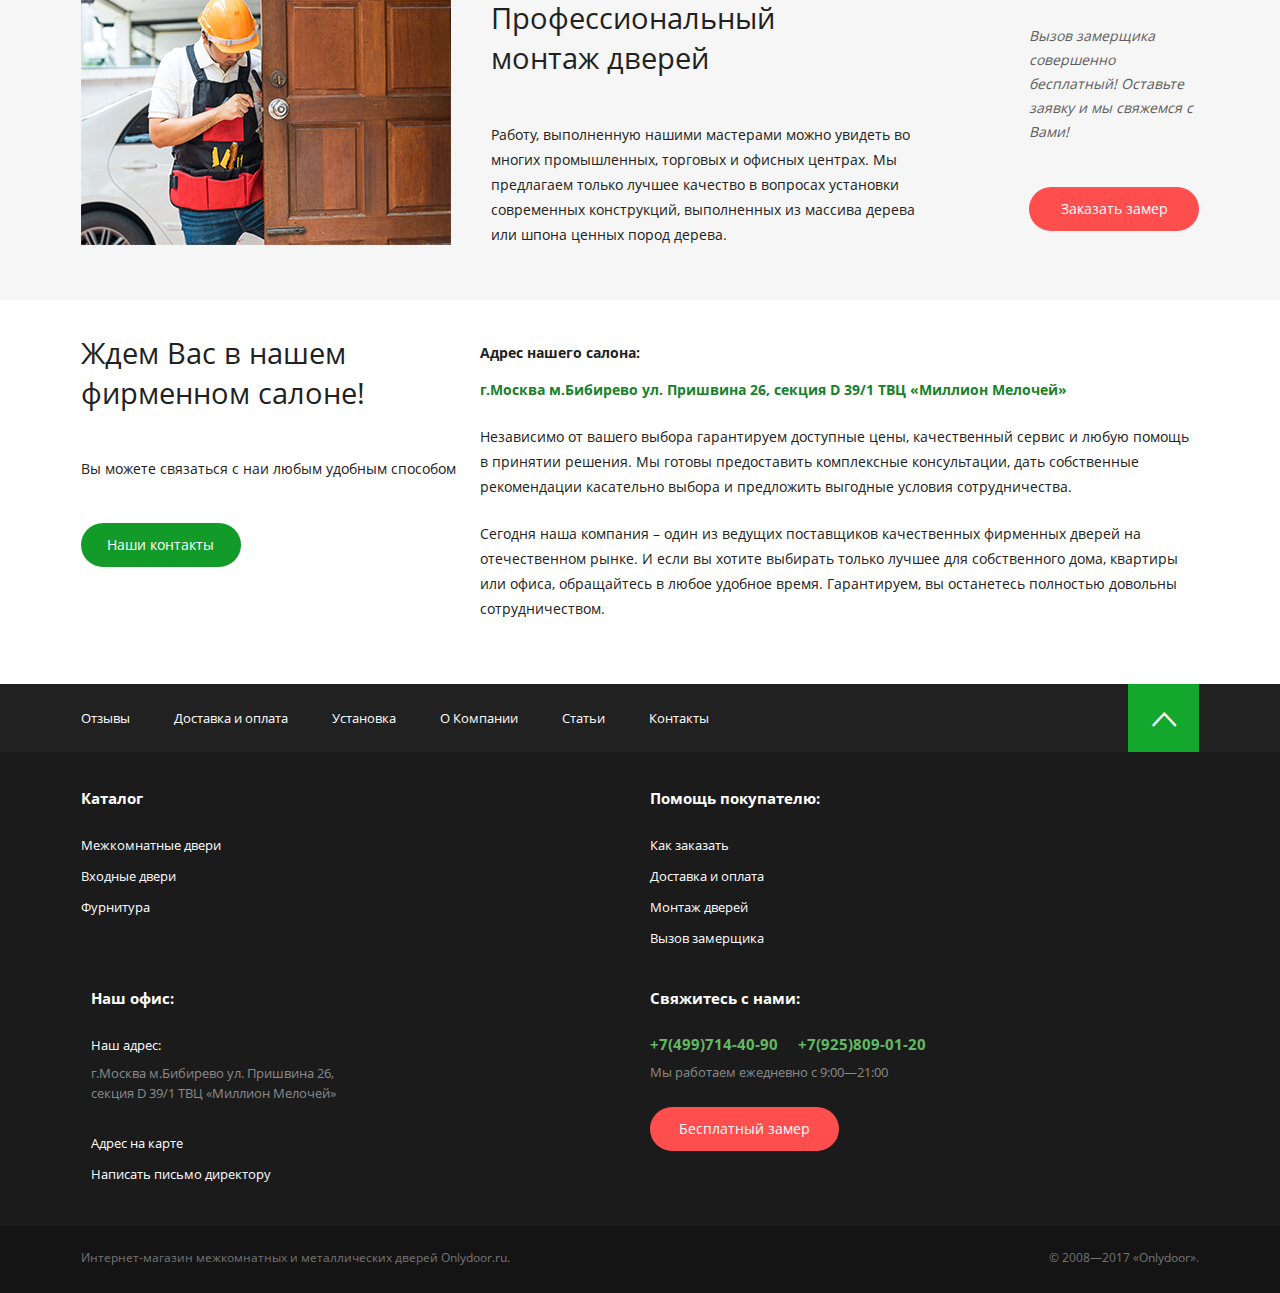
<file: about.html>
<!DOCTYPE html>

<html lang="ru">

<head>

	<meta charset="utf-8">
	<meta http-equiv="X-UA-Compatible" content="IE=edge" >
	<meta name="viewport" content="width=device-width, initial-scale=1.0">
	<meta name="description" content="">
	<link rel="stylesheet" type="text/css" href="style.css">
	<link rel="stylesheet" type="text/css" href="ionicons.css">
	<link rel="stylesheet" type="text/css" href="responsive.css">
	<link rel="stylesheet" type="text/css" href="slick/slick.css">
	<link rel="stylesheet" type="text/css" href="vendors/css/select2.css">
	<link rel="stylesheet" type="text/css" href="vendors/css/nouislider.css">
	<link rel="stylesheet" type="text/css" href="vendors/css/jquery.mCustomScrollbar.css">
	<script type="text/javascript" src="vendors/js/jquery.js"></script>
	<script type="text/javascript" src="slick/slick.js"></script>
	<script type="text/javascript" src="vendors/js/jquery.mCustomScrollbar.concat.min.js"></script>
	<script type="text/javascript" src="vendors/js/smoothscroll.js"></script>
	<script type="text/javascript" src="vendors/js/select2.js"></script>
	<script type="text/javascript" src="vendors/js/nouislider.min.js"></script>
	<script type="text/javascript" src="vendors/js/jquery.touchSwipe.min.js"></script>
	<script src="https://api-maps.yandex.ru/2.0-stable/?load=package.standard&lang=ru-RU" type="text/javascript"> </script>
	<link rel="icon" type="image/png" href="favicon/favicon.ico" sizes="16x16">
	<title>Only Door</title>

</head>

<body>

	<!-- Popups -->

	<!-- Отзыв -->
	<div class="popup-wrapp" id = "popup_1">
		<div class="popup-inner_wrapp scroll">
			<div class="popup">
				<button type="button" class="close-popup"></button>
				<div class="testimonial">
					<div class="testimonial-header">
						<p>Татьяна Миннибаева,  <span class="date">08.11.2017</span></p>
					</div>
					<div class="scroll-box">
						<p>Кри стиан Лоренцини, Кармела Пампалони (Carmela Pampaloni) и пиво Kronenbourg 1664 пригласили друзей в атмосферу тосканского лета! Любимый ресторан поклонников комфортного отдыха и песчаных пляжей итальянского курорта Forte dei Marmi , всего на пару дней переместился с тосканского побережья на Кутузовский проспект.</p>

						<p>Синьора Carmela и команда ресторана Bagno Annetta представили столичным гурманам гастрономические хиты респектабельного итальянского курорта. Гости ресторана Christian наслаждались знаменитым блюдом «Spagetti alle Arselle». Крошечные моллюски Арселле, которые водятся только в этой части побережья, специально доставили из Италии в Москву для приготовления фирменных блюд. Гостей так же удивляли другими блю</p>

						<p>Кри стиан Лоренцини, Кармела Пампалони (Carmela Pampaloni) и пиво Kronenbourg 1664 пригласили друзей в атмосферу тосканского лета! Любимый ресторан поклонников комфортного отдыха и песчаных пляжей итальянского курорта Forte dei Marmi , всего на пару дней переместился с тосканского побережья на Кутузовский проспект.</p>

						<p>Синьора Carmela и команда ресторана Bagno Annetta представили столичным гурманам гастрономические хиты респектабельного итальянского курорта. Гости ресторана Christian наслаждались знаменитым блюдом «Spagetti alle Arselle». Крошечные моллюски Арселле, которые водятся только в этой части побережья, специально доставили из Италии в Москву для приготовления фирменных блюд. Гостей так же удивляли другими блю</p>

						<p>Кри стиан Лоренцини, Кармела Пампалони (Carmela Pampaloni) и пиво Kronenbourg 1664 пригласили друзей в атмосферу тосканского лета! Любимый ресторан поклонников комфортного отдыха и песчаных пляжей итальянского курорта Forte dei Marmi , всего на пару дней переместился с тосканского побережья на Кутузовский проспект.</p>

						<p>Синьора Carmela и команда ресторана Bagno Annetta представили столичным гурманам гастрономические хиты респектабельного итальянского курорта. Гости ресторана Christian наслаждались знаменитым блюдом «Spagetti alle Arselle». Крошечные моллюски Арселле, которые водятся только в этой части побережья, специально доставили из Италии в Москву для приготовления фирменных блюд. Гостей так же удивляли другими блю</p>

						<p>Кри стиан Лоренцини, Кармела Пампалони (Carmela Pampaloni) и пиво Kronenbourg 1664 пригласили друзей в атмосферу тосканского лета! Любимый ресторан поклонников комфортного отдыха и песчаных пляжей итальянского курорта Forte dei Marmi , всего на пару дней переместился с тосканского побережья на Кутузовский проспект.</p>

						<p>Синьора Carmela и команда ресторана Bagno Annetta представили столичным гурманам гастрономические хиты респектабельного итальянского курорта. Гости ресторана Christian наслаждались знаменитым блюдом «Spagetti alle Arselle». Крошечные моллюски Арселле, которые водятся только в этой части побережья, специально доставили из Италии в Москву для приготовления фирменных блюд. Гостей так же удивляли другими блю</p>

						<p>Кри стиан Лоренцини, Кармела Пампалони (Carmela Pampaloni) и пиво Kronenbourg 1664 пригласили друзей в атмосферу тосканского лета! Любимый ресторан поклонников комфортного отдыха и песчаных пляжей итальянского курорта Forte dei Marmi , всего на пару дней переместился с тосканского побережья на Кутузовский проспект.</p>

						<p>Синьора Carmela и команда ресторана Bagno Annetta представили столичным гурманам гастрономические хиты респектабельного итальянского курорта. Гости ресторана Christian наслаждались знаменитым блюдом «Spagetti alle Arselle». Крошечные моллюски Арселле, которые водятся только в этой части побережья, специально доставили из Италии в Москву для приготовления фирменных блюд. Гостей так же удивляли другими блю</p>

					</div>
				</div>
			</div>
		</div>
	</div><!-- /Отзыв -->

	<!-- Ваша заявка принята -->
	<div class="popup-wrapp" id = "popup_2">
		<div class="popup-inner_wrapp scroll">
			<div class="popup succes">
				<button type="button" class="close-popup"></button>
				<div class="popup-header">
					<h3>Ваша заявка принята</h3>
					<p>Ваша заявка будет обработана в течение часа.<br /> Спасибо, что Вы с нами!</p>
				</div>
				<a href="#" class="red-pill">Вернуться на сайт</a>
			</div>
		</div>
	</div><!-- /Ваша заявка принята -->

	<!-- Заявка на замер -->
	<div class="popup-wrapp" id = "popup_3">
		<div class="popup-inner_wrapp scroll">
			<div class="popup">
				<button type="button" class="close-popup"></button>
				<div class="popup-header">
					<h3>Заявка на замер</h3>
					<p>Оставьте заявку и мы подберем недвижимость по вашим пожеланиям</p>
				</div>
				<div class="popup-form">
					<div class="input_wrapp">
						<label>Ваше имя:</label>
						<input type="text" placeholder="Как к Вам обращаться?">
					</div>
					<div class="clearfix two-inputs_wrapp">
						<div class="input_wrapp">
							<label>Номер телефона:</label>
							<input type="tel" placeholder="+7 xxx xxx xx xx">
						</div>
						<div class="input_wrapp">
							<label>E-mail:</label>
							<input type="email" placeholder="Ваш почтовый ящик">
						</div>
					</div>
					<div class="input_wrapp">
						<label>Ваш адрес:</label>
						<input type="text" placeholder="г. Москва, ул Советская, дом 5">
					</div>
					<div>
						<div class="checkbox_wrapp">
							<input type="checkbox" id="ch_1">
							<label for="ch_1"><span>Я согласен на обработку моих данных</span></label>
						</div>
					</div>
					<div class="submitbtn_wrapp">
						<button type="submit" class="red-pill">Отправить заявку</button>
					</div>
				</div>
			</div>
		</div>
	</div><!-- /Заявка на замер -->

	<!-- Ваш персональный менеджер -->
	<div class="popup-wrapp" id = "popup_4">
		<div class="popup-inner_wrapp scroll">
			<div class="popup">
				<button type="button" class="close-popup"></button>
				<div class="popup-header">
					<h3>Ваш персональный менеджер</h3>
					<div class="grey-box">
						<p>Мы всегда рады вашим звонкам!</p>
						<p><a href="tel:+74997144090" class="tel-link">+7 (499) 714-40-90</a></p>
						<ul class="inline-list">
							<li><i class="telegram"></i></li>
							<li><i class="viber"></i></li>
							<li><i class="whatsup"></i></li>
						</ul>
					</div>
					<p>Добавьте наш номер телефона в свой любимый месседжер и пользуйтесь всеми преимуществами моментальных сообщений.</p>
				</div>
				<div class="list_wrapp">
					<h3>Ваш персональный менеджер:</h3>
					<ul>
						<li>оформит заказ;</li>
						<li>даст рекомендации по выбору дверей;</li>
						<li>уведомит о текущем статусе исполнения заказа;</li>
						<li>проконсультирует по возможности доставки в отдаленные населённые пункты;</li>
						<li>ответит на все ваши вопросы.</li>
					</ul>
				</div>
				
			</div>
		</div>
	</div><!-- /Ваш персональный менеджер -->

	<!-- /Popups -->

	<div class="wrapper">

	<!-- Header -->
		
	<header>

		<div class="header-row row-1">

			<div class="row clearfix">
				<div class="col col-1 left">
					<div class="main-nav_wrapp scroll">
						<div class="align-right close-menu_wrapp">
							<button type="button" class="close-menu"><i class="ion-close"></i></button>
						</div>
						<div class="append-elem search-resp" data-append-elem = "1" ></div>
						<ul class="main-nav">
							<li><a href="#">Отзывы</a></li>
							<li><a href="#">Доставка и оплата</a></li>
							<li><a href="#">Установка</a></li>
							<li><a href="#">О Компании</a></li>
							<li><a href="#">Статьи</a></li>
							<li><a href="#">Контакты</a></li>
						</ul>
					</div>
				</div>
				<div class="col col-2 right align-right">
					<p><i class="map-marker-icon"></i>г.Москва м.Бибирево ул. Пришвина 26, секция D 39/1 ТВЦ «Миллион Мелочей»</p>
				</div>
			</div>

		</div>

		<div class="header-row row-2 resp-fixed">

			<div class="row offset-ziro">
				<div class="col col-1">
					<a class="logo" href="#">
						<img src="img/logo.png" alt="" />
					</a>
				</div>
				<div class="resp-col">
					<button class="respmenubtn">	
						<span></span>
						<span></span>
						<span></span>
					</button>
				</div>
				<div class="col col-2">
					<div class="append-elem"  data-append-desktop-elem = "1" data-min-screen = "768">
						<div class="search_wrapp">
							<form>
								<input type="text" placeholder="У нас сотни моделей дверей!" />
								<button type="button" class="search-btn"></button>
							</form>
						</div>
					</div>
				</div>
				<div class="col col-3">
					<div class="callback_1">
						<div class="col-1">
							<i class="connects-icon"></i>
						</div>
						<div class="col-2">
							<a href="#" data-show-popup = "popup_4" class="show_popup">Ваш персональный менеджер</a>
						</div>
					</div>
				</div>
				<div class="col col-4">
					<div class="callback_2">
						<div class="col-1">
							<i class="tel-icon"></i>
						</div>
						<div class="col-2">
							<a class="tel-link" href="tel:+74997144090">+7 (499) 714-40-90</a>
							<p>Работаем с 9.00 до 21.00</p>
						</div>
					</div>
				</div>
				<div class="col col-5 align-right">
					<a href="#" class="shop-card">
						<div class="shop-card-col-1">
							<p class="count">Ваша корзина <span class="count-goods">(10)</span> <i class="arrow-right ion-ios-arrow-right"></i></p>
							<p class="p-1">Сумма: <span class="goods-price">21000 руб</span></p>
						</div>
						<div class="shop-card-col-2">
							<i class="trash-icon"></i>
						</div>
					</a>
				</div>
			</div>

		</div>

		<div class="header-row row-3">

			<div class="row clearfix">
				
				<div class="catalog-resp_header">
					<!-- <h3>Каталог:</h3> -->
					<button type="button" class="green-pill catalog-btn">Каталог: <i class="ion-navicon"></i></button>
				</div>
				<div class="catalog-nav_wrapp scroll">
					<button type="button" class="close-catalog"><i class="ion-close"></i></button>
					<ul class="catalog-nav">
						<li>
							<a href="#" class="dropdown_item">Межкомнатные двери</a>
							<button type="button" class="dropdown-btn"></button>
							<div class="dropdown-menu">
								<div class="col">
									<div class="title_wrapp">
										<h3>Категории</h3>
									</div>
									<ul>
										<li><a href="#">Белые межкомнатные двери</a></li>
										<li><a href="#">Двери из массива</a></li>
										<li><a href="#">Ламинированные двери</a></li>
										<li><a href="#">Двери ПВХ</a></li>
										<li><a href="#">Двери из шпона</a></li>
										<li><a href="#">Двери экошпон</a></li>
										<li><a href="#">Складные двери книжка</a></li>
										<li><a href="#">Двери для бани и сауны</a></li>
										<li><a href="#">Стеклянные двери</a></li>
										<li><a href="#">Строительные двери</a></li>
									</ul>
								</div>
								<div class="col">
									<div class="title_wrapp">
										<h3>Бренды</h3>
									</div>
									<ul>
										<li><a href="#">LUXOR</a></li>
										<li><a href="#">Porta Prima</a></li>
										<li><a href="#">Profil Doors</a></li>
										<li><a href="#">Двери Статус</a></li>
										<li><a href="#">Арт Деко</a></li>
										<li><a href="#">Двери Оникс</a></li>
										<li><a href="#">Двери Дариано (Dariano)</a></li>
										<li><a href="#">Двери ОКА</a></li>
										<li><a href="#">Двери Valdo Puertas</a></li>
										<li><a href="#">VLaDOORs</a></li>
									</ul>
								</div>
								<div class="col">
									<div class="title_wrapp">
									</div>
									<ul>
										<li><a href="#">Двери Белоруссии</a></li>
										<li><a href="#">LiGa | Лига</a></li>
										<li><a href="#">Браво (BRAVO)</a></li>
										<li><a href="#">Гармония</a></li>
										<li><a href="#">Дверной Лидер</a></li>
										<li><a href="#">Покровские Двери</a></li>
									</ul>
								</div>
							</div>
						</li>
						<li>
							<a href="#" class="dropdown_item">Входные двери</a>
							<button type="button" class="dropdown-btn"></button>
							<div class="dropdown-menu">
								<div class="col">
									<div class="title_wrapp">
										<h3>Категории</h3>
									</div>
									<ul>
										<li><a href="#">Белые межкомнатные двери</a></li>
										<li><a href="#">Двери из массива</a></li>
										<li><a href="#">Ламинированные двери</a></li>
										<li><a href="#">Двери ПВХ</a></li>
										<li><a href="#">Двери из шпона</a></li>
										<li><a href="#">Двери экошпон</a></li>
										<li><a href="#">Складные двери книжка</a></li>
										<li><a href="#">Двери для бани и сауны</a></li>
										<li><a href="#">Стеклянные двери</a></li>
										<li><a href="#">Строительные двери</a></li>
									</ul>
								</div>
								<div class="col">
									<div class="title_wrapp">
										<h3>Бренды</h3>
									</div>
									<ul>
										<li><a href="#">LUXOR</a></li>
										<li><a href="#">Porta Prima</a></li>
										<li><a href="#">Profil Doors</a></li>
										<li><a href="#">Двери Статус</a></li>
										<li><a href="#">Арт Деко</a></li>
										<li><a href="#">Двери Оникс</a></li>
										<li><a href="#">Двери Дариано (Dariano)</a></li>
										<li><a href="#">Двери ОКА</a></li>
										<li><a href="#">Двери Valdo Puertas</a></li>
										<li><a href="#">VLaDOORs</a></li>
									</ul>
								</div>
								<div class="col">
									<div class="title_wrapp">
									</div>
									<ul>
										<li><a href="#">Двери Белоруссии</a></li>
										<li><a href="#">LiGa | Лига</a></li>
										<li><a href="#">Браво (BRAVO)</a></li>
										<li><a href="#">Гармония</a></li>
										<li><a href="#">Дверной Лидер</a></li>
										<li><a href="#">Покровские Двери</a></li>
									</ul>
								</div>
							</div>
						</li>
						<li>
							<a href="#" class="dropdown_item">Фурнитура</a>
							<button type="button" class="dropdown-btn"></button>
							<div class="dropdown-menu">
								<div class="col">
									<div class="title_wrapp">
										<h3>Категории</h3>
									</div>
									<ul>
										<li><a href="#">Белые межкомнатные двери</a></li>
										<li><a href="#">Двери из массива</a></li>
										<li><a href="#">Ламинированные двери</a></li>
										<li><a href="#">Двери ПВХ</a></li>
										<li><a href="#">Двери из шпона</a></li>
										<li><a href="#">Двери экошпон</a></li>
										<li><a href="#">Складные двери книжка</a></li>
										<li><a href="#">Двери для бани и сауны</a></li>
										<li><a href="#">Стеклянные двери</a></li>
										<li><a href="#">Строительные двери</a></li>
									</ul>
								</div>
								<div class="col">
									<div class="title_wrapp">
										<h3>Бренды</h3>
									</div>
									<ul>
										<li><a href="#">LUXOR</a></li>
										<li><a href="#">Porta Prima</a></li>
										<li><a href="#">Profil Doors</a></li>
										<li><a href="#">Двери Статус</a></li>
										<li><a href="#">Арт Деко</a></li>
										<li><a href="#">Двери Оникс</a></li>
										<li><a href="#">Двери Дариано (Dariano)</a></li>
										<li><a href="#">Двери ОКА</a></li>
										<li><a href="#">Двери Valdo Puertas</a></li>
										<li><a href="#">VLaDOORs</a></li>
									</ul>
								</div>
								<div class="col">
									<div class="title_wrapp">
									</div>
									<ul>
										<li><a href="#">Двери Белоруссии</a></li>
										<li><a href="#">LiGa | Лига</a></li>
										<li><a href="#">Браво (BRAVO)</a></li>
										<li><a href="#">Гармония</a></li>
										<li><a href="#">Дверной Лидер</a></li>
										<li><a href="#">Покровские Двери</a></li>
									</ul>
								</div>
							</div>
						</li>
					</ul>
				</div>
				<a href="#" class="free-call_btn show_popup" data-show-popup = "popup_3"><span>Бесплатный замер</span></a>
			</div>

		</div>
								
	</header>

	<!-- /Header -->

		<!-- Content -->
			<div class="content">

				<!-- Breadcrumbs -->

				<div class="breadcrumbs_wrapp">
					<div class="row">
						<ul class="breadcrumbs">
							<li><a href="#">Главная страница</a></li>
							<li><a href="#">О компании</a></li>
						</ul>
					</div>
				</div>

				<!-- /Breadcrumbs -->

				<!-- Section 1 - About Page -->

				<section>
					
					<div class="row">						
						<h2>О компании</h2>
					</div>

					<div class="article_2 clearfix">
						<div class="row">
							<div class="col-1">
								<h2>Мы делаем покупку дверей комфортной</h2>
								<p>В нашем магазине легко подобрать дверь, которая не только подчеркнет изысканность вашего интерьера, но и прослужит вам долгое время</p>
							</div>
							<div class="col-2">
								<img src="img/notebook.png" alt="" />
							</div>
						</div>
					</div>

				</section>

				<!-- /Section 1 - About Page -->

				<!-- Section 2 - About Page -->

				<section class="section-2_bg">
					
					<div class="row">

						<div class="header-h2">						
							<h2>Преимущества нашего интернет магазина</h2>
						</div>

						<div class="thumbnails_wrapp">
							<div class="thumbnails-2 offset-ziro">
								<div class="thumb-2">
									<div class="icon-box">
										<img src="img/tent.png" alt="" />
									</div>
									<p class="p-1">Вся продукция есть на складке</p>
									<p>Вам не придется ждать, когда она появится в наличие</p>
								</div>
								<div class="thumb-2">
									<div class="icon-box">
										<img src="img/100.png" alt="" />
									</div>
									<p class="p-1">У нас сотни моделей дверей</p>
									<p>Вы легко можете подобрать дверь, которая идеально подойдет к интерьеру вашего дома!</p>
								</div>
								<div class="thumb-2">
									<div class="icon-box">
										<img src="img/wallet.png" alt="" />
									</div>
									<p class="p-1">Оплата товара при получении</p>
									<p>Для вас никаких рисков. У нас удобные условия и высокое качество услуг!</p>
								</div>
							</div>
						</div>

					</div>

				</section>

				<!-- /Section 2 - About Page -->

				<!-- Section 3 - About Page -->

				<section class="grey-bg">
					
					<div class="row">

						<div class="two-cols_4 clearfix">
							<div class="col-1 left">
								<div class="single-box">
									<p>Наилучшим показателем качества наших услуг являются отзывы наших клиентов</p>
									<a href="#" class="red-pill">Отзывы о нас</a>
								</div>
							</div>
							<div class="col-2 right">
								<div class="article_3 clearfix">
									<div class="col-1 left">

										<h2>Мы на рынке с<br /> 2008 года</h2>

										<p><b>За годы своего существования мы стремились зарекомендовать себя как надежного продавца, заинтересованного в выгоде покупателя!</b></p>

										<p>Выбирая нашу продукцию, вы получаете уверенность в своем решении. Уникальный дизайн, бескомпромиссная долговечность и просто огромный выбор – все это в онлайн-каталоге нашего интернет-магазина.</p>

										<p>Разумеется, мы никогда не останавливаемся на достигнутом. Для нас важно постоянно расширять ассортимент продукции и предлагать своим покупателям то, чего нет в других торговых площадках.</p>

									</div>
									<div class="col-2 right clearfix">
										<img src="img/photo_01.jpg" alt="" />
									</div>
								</div>
							</div>
						</div>

					</div>

				</section>

				<!-- /Section 3 - About Page -->

				<!-- Section 4 - About Page -->

				<section>
					
					<div class="row">
						<div class="info-box-2_wrapp clearfix">
							<div class="info-box-2">
								<h2>Гарантируем доступные цены, качественный сервис и любую помощь в принятии решения</h2>
								<p>Мы готовы предоставить комплексные консультации, дать собственные рекомендации касательно выбора и предложить выгодные условия сотрудничества.</p>
							</div>
						</div>

					</div>

				</section>

				<!-- /Section 4 - About Page -->

				<!-- Section 5 - About Page -->

				<section class="grey-bg">
					
					<div class="row">

						<div class="two-cols_5 clearfix">
							<div class="col-1 left">
								<div class="article_4 clearfix">
									<div class="col-1 left">
										<img src="img/photo_02.jpg" alt="" />
									</div>
									<div class="col-2 right">
										<h2>Профессиональный<br /> монтаж дверей</h2>
										<p>Работу, выполненную нашими мастерами можно увидеть во многих промышленных, торговых и офисных центрах. Мы предлагаем только лучшее качество в вопросах установки современных конструкций, выполненных из массива дерева или шпона ценных пород дерева.</p>
									</div>
								</div>
							</div>
							<div class="col-2 right clearfix">
								<div class="single-box right">
									<p>Вызов замерщика совершенно бесплатный! Оставьте заявку и мы свяжемся с Вами!</p>
									<a href="#" class="red-pill show_popup" data-show-popup = "popup_3">Заказать замер</a>
								</div>
							</div>
						</div>

					</div>

				</section>

				<!-- /Section 5 - About Page -->

				<!-- Section 6 - About Page -->

				<section>
					
					<div class="row">

						<div class="article_5 clearfix">
							<div class="col-1 left">
								<h2>Ждем Вас в нашем<br /> фирменном салоне!</h2>
								<p>Вы можете связаться с наи любым удобным способом</p>
								<a href="#" class="green-pill">Наши контакты</a>
							</div>
							<div class="col-2 right">
								<h3>Адрес нашего салона:</h3>
								<p class="green"><b>г.Москва м.Бибирево ул. Пришвина 26, секция D 39/1 ТВЦ «Миллион Мелочей»</b></p>
								<p>Независимо от вашего выбора гарантируем доступные цены, качественный сервис и любую помощь в принятии решения. Мы готовы предоставить комплексные консультации, дать собственные рекомендации касательно выбора и предложить выгодные условия сотрудничества.</p>
								<p>Сегодня наша компания – один из ведущих поставщиков качественных фирменных дверей на отечественном рынке. И если вы хотите выбирать только лучшее для собственного дома, квартиры или офиса, обращайтесь в любое удобное время. Гарантируем, вы останетесь полностью довольны сотрудничеством.</p>
							</div>
						</div>

					</div>

				</section>

				<!-- /Section 6 - About Page -->

			</div>
		<!-- /Content -->

		<!-- Footer -->

		<footer class="footer">

			<div class="footer-row row-1">
				<div class="row">
					<div class="footer-nav_wrapp">
						<ul class="footer-nav">
							<li><a href="#">Отзывы</a></li>
							<li><a href="#">Доставка и оплата</a></li>
							<li><a href="#">Установка</a></li>
							<li><a href="#">О Компании</a></li>
							<li><a href="#">Статьи</a></li>
							<li><a href="#">Контакты</a></li>
						</ul>
						<button type="button" class="scroll-btn top_btn">
							<i class="ion-ios-arrow-up"></i>
						</button>
					</div>					
				</div>
			</div>

			<div class="footer-row row-2">
				<div class="row clearfix">
					<div class="col col-1 left">
						<h3>Каталог</h3>
						<ul>
							<li><a href="#">Межкомнатные двери</a></li>
							<li><a href="#">Входные двери</a></li>
							<li><a href="#">Фурнитура</a></li>
						</ul>
					</div>
					<div class="col col-2 left">
						<h3>Помощь покупателю:</h3>
						<ul>
							<li><a href="#">Как заказать</a></li>
							<li><a href="#">Доставка и оплата</a></li>
							<li><a href="#">Монтаж дверей</a></li>
							<li><a href="#">Вызов замерщика</a></li>
						</ul>
					</div>
					<div class="col col-3 left">
						<h3>Наш офис:</h3>
						<div class="info-box">
							<h3>Наш адрес:</h3>
							<p>г.Москва м.Бибирево ул. Пришвина 26,<br />секция D 39/1 ТВЦ «Миллион Мелочей»</p>
						</div>
						<ul>
							<li><a href="#">Адрес на карте</a></li>
							<li><a href="#">Написать письмо директору</a></li>
						</ul>
					</div>
					<div class="col col-4 left">
						<h3>Свяжитесь с нами:</h3>
						<div class="thumbnails_wrapp">
							<ul class="tels-nav">
								<li><a href="tel:+74997144090">+7(499)714-40-90</a></li>
								<li><a href="tel:+79258090120">+7(925)809-01-20</a></li>
							</ul>
						</div>
						<p>Мы работаем ежедневно с 9:00—21:00</p>
						<a href="#" class="red-pill show_popup"  data-show-popup = "popup_3">Бесплатный замер</a>
					</div>
				</div>
			</div>

			<div class="footer-row row-3">
				<div class="row clearfix">
					<div class="col col-1 left">
						<p>Интернет-магазин межкомнатных и металлических дверей Onlydoor.ru.</p>
					</div>
					<div class="col col-2 right align-right">
						<p>&copy; 2008—2017 «Onlydoor».</p>
					</div>
				</div>
			</div>

		</footer>

		<!-- /Footer -->

		<script src="js/scripts.js"></script>
		<script src="js/additional_scripts.js"></script>
		<script src="js/map.js"></script>
	
	</div>

</body>
</html>
</file>
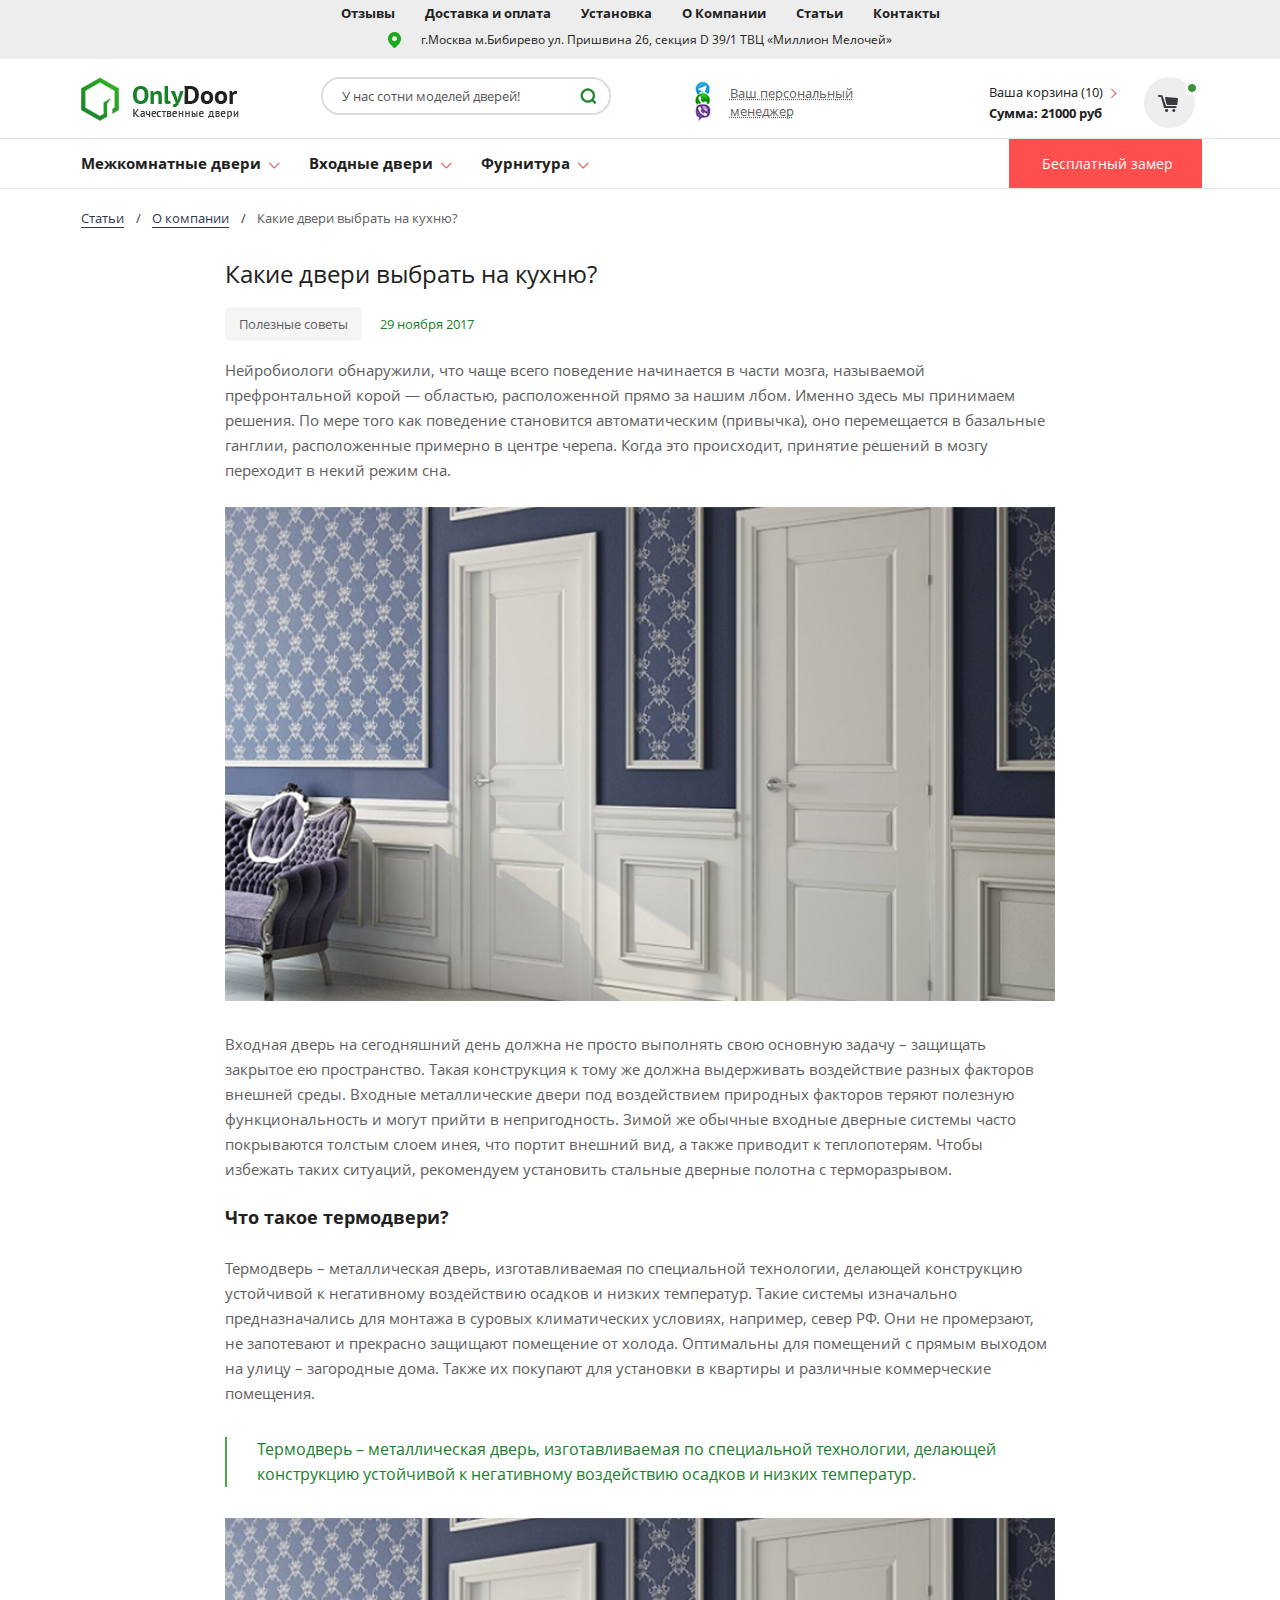
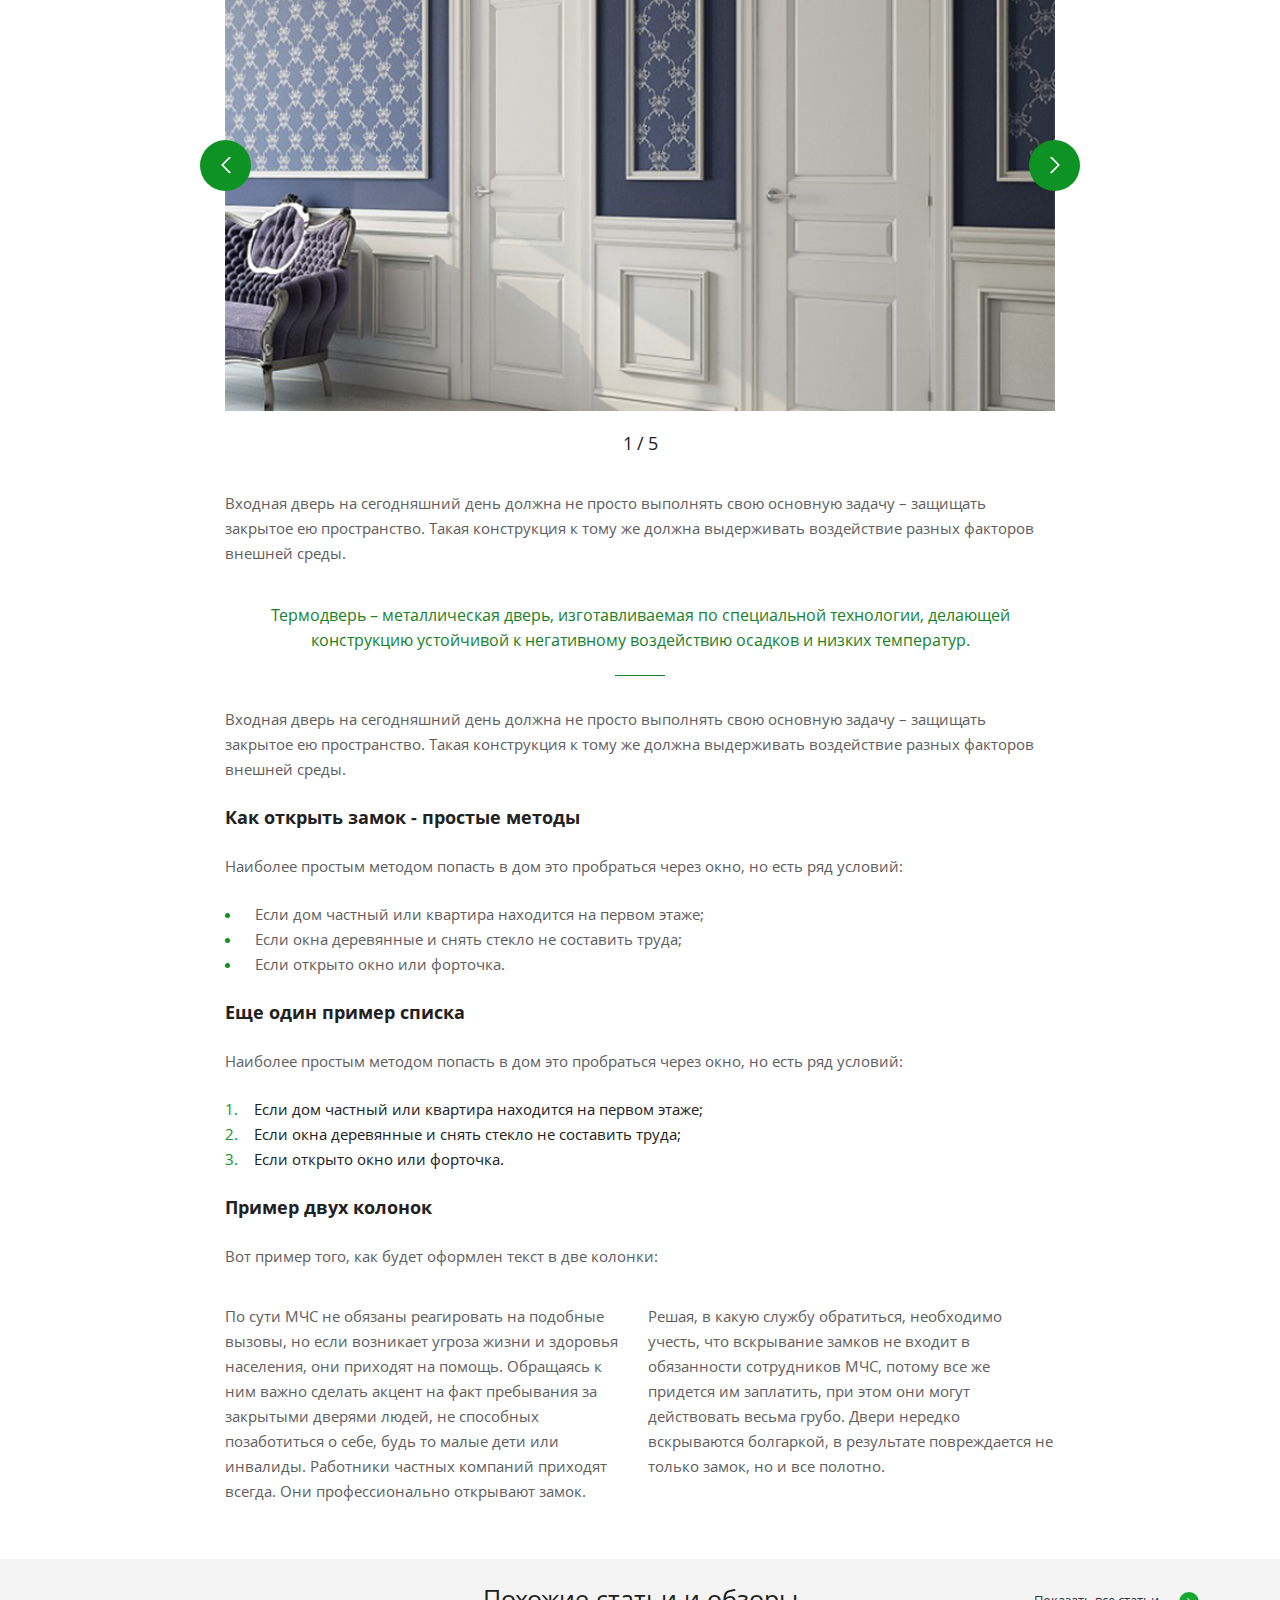
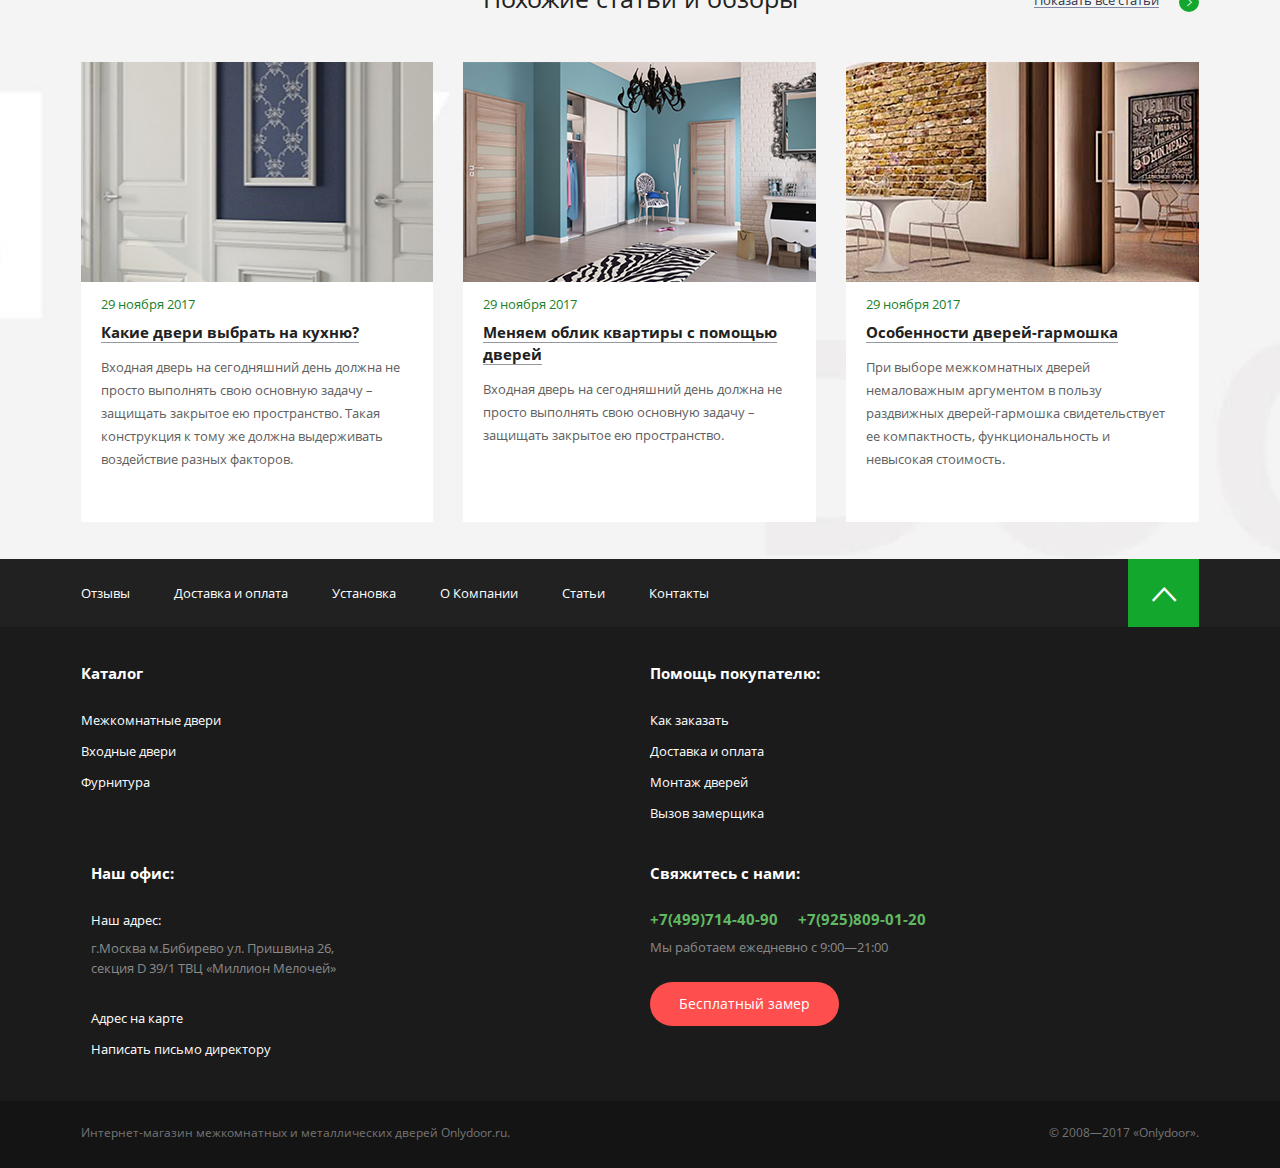
<file: article.html>
<!DOCTYPE html>

<html lang="ru">

<head>

	<meta charset="utf-8">
	<meta http-equiv="X-UA-Compatible" content="IE=edge" >
	<meta name="viewport" content="width=device-width, initial-scale=1.0">
	<meta name="description" content="">
	<link rel="stylesheet" type="text/css" href="style.css">
	<link rel="stylesheet" type="text/css" href="ionicons.css">
	<link rel="stylesheet" type="text/css" href="responsive.css">
	<link rel="stylesheet" type="text/css" href="slick/slick.css">
	<link rel="stylesheet" type="text/css" href="vendors/css/select2.css">
	<link rel="stylesheet" type="text/css" href="vendors/css/nouislider.css">
	<link rel="stylesheet" type="text/css" href="vendors/css/jquery.mCustomScrollbar.css">
	<script type="text/javascript" src="vendors/js/jquery.js"></script>
	<script type="text/javascript" src="slick/slick.js"></script>
	<script type="text/javascript" src="vendors/js/jquery.mCustomScrollbar.concat.min.js"></script>
	<script type="text/javascript" src="vendors/js/smoothscroll.js"></script>
	<script type="text/javascript" src="vendors/js/select2.js"></script>
	<script type="text/javascript" src="vendors/js/nouislider.min.js"></script>
	<script type="text/javascript" src="vendors/js/jquery.touchSwipe.min.js"></script>
	<script src="https://api-maps.yandex.ru/2.0-stable/?load=package.standard&lang=ru-RU" type="text/javascript"> </script>
	<link rel="icon" type="image/png" href="favicon/favicon.ico" sizes="16x16">
	<title>Only Door</title>

</head>

<body>

	<!-- Popups -->

	<!-- Отзыв -->
	<div class="popup-wrapp" id = "popup_1">
		<div class="popup-inner_wrapp scroll">
			<div class="popup">
				<button type="button" class="close-popup"></button>
				<div class="testimonial">
					<div class="testimonial-header">
						<p>Татьяна Миннибаева,  <span class="date">08.11.2017</span></p>
					</div>
					<div class="scroll-box">
						<p>Кри стиан Лоренцини, Кармела Пампалони (Carmela Pampaloni) и пиво Kronenbourg 1664 пригласили друзей в атмосферу тосканского лета! Любимый ресторан поклонников комфортного отдыха и песчаных пляжей итальянского курорта Forte dei Marmi , всего на пару дней переместился с тосканского побережья на Кутузовский проспект.</p>

						<p>Синьора Carmela и команда ресторана Bagno Annetta представили столичным гурманам гастрономические хиты респектабельного итальянского курорта. Гости ресторана Christian наслаждались знаменитым блюдом «Spagetti alle Arselle». Крошечные моллюски Арселле, которые водятся только в этой части побережья, специально доставили из Италии в Москву для приготовления фирменных блюд. Гостей так же удивляли другими блю</p>

						<p>Кри стиан Лоренцини, Кармела Пампалони (Carmela Pampaloni) и пиво Kronenbourg 1664 пригласили друзей в атмосферу тосканского лета! Любимый ресторан поклонников комфортного отдыха и песчаных пляжей итальянского курорта Forte dei Marmi , всего на пару дней переместился с тосканского побережья на Кутузовский проспект.</p>

						<p>Синьора Carmela и команда ресторана Bagno Annetta представили столичным гурманам гастрономические хиты респектабельного итальянского курорта. Гости ресторана Christian наслаждались знаменитым блюдом «Spagetti alle Arselle». Крошечные моллюски Арселле, которые водятся только в этой части побережья, специально доставили из Италии в Москву для приготовления фирменных блюд. Гостей так же удивляли другими блю</p>

						<p>Кри стиан Лоренцини, Кармела Пампалони (Carmela Pampaloni) и пиво Kronenbourg 1664 пригласили друзей в атмосферу тосканского лета! Любимый ресторан поклонников комфортного отдыха и песчаных пляжей итальянского курорта Forte dei Marmi , всего на пару дней переместился с тосканского побережья на Кутузовский проспект.</p>

						<p>Синьора Carmela и команда ресторана Bagno Annetta представили столичным гурманам гастрономические хиты респектабельного итальянского курорта. Гости ресторана Christian наслаждались знаменитым блюдом «Spagetti alle Arselle». Крошечные моллюски Арселле, которые водятся только в этой части побережья, специально доставили из Италии в Москву для приготовления фирменных блюд. Гостей так же удивляли другими блю</p>

						<p>Кри стиан Лоренцини, Кармела Пампалони (Carmela Pampaloni) и пиво Kronenbourg 1664 пригласили друзей в атмосферу тосканского лета! Любимый ресторан поклонников комфортного отдыха и песчаных пляжей итальянского курорта Forte dei Marmi , всего на пару дней переместился с тосканского побережья на Кутузовский проспект.</p>

						<p>Синьора Carmela и команда ресторана Bagno Annetta представили столичным гурманам гастрономические хиты респектабельного итальянского курорта. Гости ресторана Christian наслаждались знаменитым блюдом «Spagetti alle Arselle». Крошечные моллюски Арселле, которые водятся только в этой части побережья, специально доставили из Италии в Москву для приготовления фирменных блюд. Гостей так же удивляли другими блю</p>

						<p>Кри стиан Лоренцини, Кармела Пампалони (Carmela Pampaloni) и пиво Kronenbourg 1664 пригласили друзей в атмосферу тосканского лета! Любимый ресторан поклонников комфортного отдыха и песчаных пляжей итальянского курорта Forte dei Marmi , всего на пару дней переместился с тосканского побережья на Кутузовский проспект.</p>

						<p>Синьора Carmela и команда ресторана Bagno Annetta представили столичным гурманам гастрономические хиты респектабельного итальянского курорта. Гости ресторана Christian наслаждались знаменитым блюдом «Spagetti alle Arselle». Крошечные моллюски Арселле, которые водятся только в этой части побережья, специально доставили из Италии в Москву для приготовления фирменных блюд. Гостей так же удивляли другими блю</p>

					</div>
				</div>
			</div>
		</div>
	</div><!-- /Отзыв -->

	<!-- Ваша заявка принята -->
	<div class="popup-wrapp" id = "popup_2">
		<div class="popup-inner_wrapp scroll">
			<div class="popup succes">
				<button type="button" class="close-popup"></button>
				<div class="popup-header">
					<h3>Ваша заявка принята</h3>
					<p>Ваша заявка будет обработана в течение часа.<br /> Спасибо, что Вы с нами!</p>
				</div>
				<a href="#" class="red-pill">Вернуться на сайт</a>
			</div>
		</div>
	</div><!-- /Ваша заявка принята -->

	<!-- Заявка на замер -->
	<div class="popup-wrapp" id = "popup_3">
		<div class="popup-inner_wrapp scroll">
			<div class="popup">
				<button type="button" class="close-popup"></button>
				<div class="popup-header">
					<h3>Заявка на замер</h3>
					<p>Оставьте заявку и мы подберем недвижимость по вашим пожеланиям</p>
				</div>
				<div class="popup-form">
					<div class="input_wrapp">
						<label>Ваше имя:</label>
						<input type="text" placeholder="Как к Вам обращаться?">
					</div>
					<div class="clearfix two-inputs_wrapp">
						<div class="input_wrapp">
							<label>Номер телефона:</label>
							<input type="tel" placeholder="+7 xxx xxx xx xx">
						</div>
						<div class="input_wrapp">
							<label>E-mail:</label>
							<input type="email" placeholder="Ваш почтовый ящик">
						</div>
					</div>
					<div class="input_wrapp">
						<label>Ваш адрес:</label>
						<input type="text" placeholder="г. Москва, ул Советская, дом 5">
					</div>
					<div>
						<div class="checkbox_wrapp">
							<input type="checkbox" id="ch_1">
							<label for="ch_1"><span>Я согласен на обработку моих данных</span></label>
						</div>
					</div>
					<div class="submitbtn_wrapp">
						<button type="submit" class="red-pill">Отправить заявку</button>
					</div>
				</div>
			</div>
		</div>
	</div><!-- /Заявка на замер -->

	<!-- Ваш персональный менеджер -->
	<div class="popup-wrapp" id = "popup_4">
		<div class="popup-inner_wrapp scroll">
			<div class="popup">
				<button type="button" class="close-popup"></button>
				<div class="popup-header">
					<h3>Ваш персональный менеджер</h3>
					<div class="grey-box">
						<p>Мы всегда рады вашим звонкам!</p>
						<p><a href="tel:+74997144090" class="tel-link">+7 (499) 714-40-90</a></p>
						<ul class="inline-list">
							<li><i class="telegram"></i></li>
							<li><i class="viber"></i></li>
							<li><i class="whatsup"></i></li>
						</ul>
					</div>
					<p>Добавьте наш номер телефона в свой любимый месседжер и пользуйтесь всеми преимуществами моментальных сообщений.</p>
				</div>
				<div class="list_wrapp">
					<h3>Ваш персональный менеджер:</h3>
					<ul>
						<li>оформит заказ;</li>
						<li>даст рекомендации по выбору дверей;</li>
						<li>уведомит о текущем статусе исполнения заказа;</li>
						<li>проконсультирует по возможности доставки в отдаленные населённые пункты;</li>
						<li>ответит на все ваши вопросы.</li>
					</ul>
				</div>
				
			</div>
		</div>
	</div><!-- /Ваш персональный менеджер -->

	<!-- /Popups -->

	<div class="wrapper">

	<!-- Header -->
		
	<header>

		<div class="header-row row-1">

			<div class="row clearfix">
				<div class="col col-1 left">
					<div class="main-nav_wrapp scroll">
						<div class="align-right close-menu_wrapp">
							<button type="button" class="close-menu"><i class="ion-close"></i></button>
						</div>
						<div class="append-elem search-resp" data-append-elem = "1" ></div>
						<ul class="main-nav">
							<li><a href="#">Отзывы</a></li>
							<li><a href="#">Доставка и оплата</a></li>
							<li><a href="#">Установка</a></li>
							<li><a href="#">О Компании</a></li>
							<li><a href="#">Статьи</a></li>
							<li><a href="#">Контакты</a></li>
						</ul>
					</div>
				</div>
				<div class="col col-2 right align-right">
					<p><i class="map-marker-icon"></i>г.Москва м.Бибирево ул. Пришвина 26, секция D 39/1 ТВЦ «Миллион Мелочей»</p>
				</div>
			</div>

		</div>

		<div class="header-row row-2 resp-fixed">

			<div class="row offset-ziro">
				<div class="col col-1">
					<a class="logo" href="#">
						<img src="img/logo.png" alt="" />
					</a>
				</div>
				<div class="resp-col">
					<button class="respmenubtn">	
						<span></span>
						<span></span>
						<span></span>
					</button>
				</div>
				<div class="col col-2">
					<div class="append-elem"  data-append-desktop-elem = "1" data-min-screen = "768">
						<div class="search_wrapp">
							<form>
								<input type="text" placeholder="У нас сотни моделей дверей!" />
								<button type="button" class="search-btn"></button>
							</form>
						</div>
					</div>
				</div>
				<div class="col col-3">
					<div class="callback_1">
						<div class="col-1">
							<i class="connects-icon"></i>
						</div>
						<div class="col-2">
							<a href="#" data-show-popup = "popup_4" class="show_popup">Ваш персональный менеджер</a>
						</div>
					</div>
				</div>
				<div class="col col-4">
					<div class="callback_2">
						<div class="col-1">
							<i class="tel-icon"></i>
						</div>
						<div class="col-2">
							<a class="tel-link" href="tel:+74997144090">+7 (499) 714-40-90</a>
							<p>Работаем с 9.00 до 21.00</p>
						</div>
					</div>
				</div>
				<div class="col col-5 align-right">
					<a href="#" class="shop-card">
						<div class="shop-card-col-1">
							<p class="count">Ваша корзина <span class="count-goods">(10)</span> <i class="arrow-right ion-ios-arrow-right"></i></p>
							<p class="p-1">Сумма: <span class="goods-price">21000 руб</span></p>
						</div>
						<div class="shop-card-col-2">
							<i class="trash-icon"></i>
						</div>
					</a>
				</div>
			</div>

		</div>

		<div class="header-row row-3">

			<div class="row clearfix">
				
				<div class="catalog-resp_header">
					<!-- <h3>Каталог:</h3> -->
					<button type="button" class="green-pill catalog-btn">Каталог: <i class="ion-navicon"></i></button>
				</div>
				<div class="catalog-nav_wrapp scroll">
					<button type="button" class="close-catalog"><i class="ion-close"></i></button>
					<ul class="catalog-nav">
						<li>
							<a href="#" class="dropdown_item">Межкомнатные двери</a>
							<button type="button" class="dropdown-btn"></button>
							<div class="dropdown-menu">
								<div class="col">
									<div class="title_wrapp">
										<h3>Категории</h3>
									</div>
									<ul>
										<li><a href="#">Белые межкомнатные двери</a></li>
										<li><a href="#">Двери из массива</a></li>
										<li><a href="#">Ламинированные двери</a></li>
										<li><a href="#">Двери ПВХ</a></li>
										<li><a href="#">Двери из шпона</a></li>
										<li><a href="#">Двери экошпон</a></li>
										<li><a href="#">Складные двери книжка</a></li>
										<li><a href="#">Двери для бани и сауны</a></li>
										<li><a href="#">Стеклянные двери</a></li>
										<li><a href="#">Строительные двери</a></li>
									</ul>
								</div>
								<div class="col">
									<div class="title_wrapp">
										<h3>Бренды</h3>
									</div>
									<ul>
										<li><a href="#">LUXOR</a></li>
										<li><a href="#">Porta Prima</a></li>
										<li><a href="#">Profil Doors</a></li>
										<li><a href="#">Двери Статус</a></li>
										<li><a href="#">Арт Деко</a></li>
										<li><a href="#">Двери Оникс</a></li>
										<li><a href="#">Двери Дариано (Dariano)</a></li>
										<li><a href="#">Двери ОКА</a></li>
										<li><a href="#">Двери Valdo Puertas</a></li>
										<li><a href="#">VLaDOORs</a></li>
									</ul>
								</div>
								<div class="col">
									<div class="title_wrapp">
									</div>
									<ul>
										<li><a href="#">Двери Белоруссии</a></li>
										<li><a href="#">LiGa | Лига</a></li>
										<li><a href="#">Браво (BRAVO)</a></li>
										<li><a href="#">Гармония</a></li>
										<li><a href="#">Дверной Лидер</a></li>
										<li><a href="#">Покровские Двери</a></li>
									</ul>
								</div>
							</div>
						</li>
						<li>
							<a href="#" class="dropdown_item">Входные двери</a>
							<button type="button" class="dropdown-btn"></button>
							<div class="dropdown-menu">
								<div class="col">
									<div class="title_wrapp">
										<h3>Категории</h3>
									</div>
									<ul>
										<li><a href="#">Белые межкомнатные двери</a></li>
										<li><a href="#">Двери из массива</a></li>
										<li><a href="#">Ламинированные двери</a></li>
										<li><a href="#">Двери ПВХ</a></li>
										<li><a href="#">Двери из шпона</a></li>
										<li><a href="#">Двери экошпон</a></li>
										<li><a href="#">Складные двери книжка</a></li>
										<li><a href="#">Двери для бани и сауны</a></li>
										<li><a href="#">Стеклянные двери</a></li>
										<li><a href="#">Строительные двери</a></li>
									</ul>
								</div>
								<div class="col">
									<div class="title_wrapp">
										<h3>Бренды</h3>
									</div>
									<ul>
										<li><a href="#">LUXOR</a></li>
										<li><a href="#">Porta Prima</a></li>
										<li><a href="#">Profil Doors</a></li>
										<li><a href="#">Двери Статус</a></li>
										<li><a href="#">Арт Деко</a></li>
										<li><a href="#">Двери Оникс</a></li>
										<li><a href="#">Двери Дариано (Dariano)</a></li>
										<li><a href="#">Двери ОКА</a></li>
										<li><a href="#">Двери Valdo Puertas</a></li>
										<li><a href="#">VLaDOORs</a></li>
									</ul>
								</div>
								<div class="col">
									<div class="title_wrapp">
									</div>
									<ul>
										<li><a href="#">Двери Белоруссии</a></li>
										<li><a href="#">LiGa | Лига</a></li>
										<li><a href="#">Браво (BRAVO)</a></li>
										<li><a href="#">Гармония</a></li>
										<li><a href="#">Дверной Лидер</a></li>
										<li><a href="#">Покровские Двери</a></li>
									</ul>
								</div>
							</div>
						</li>
						<li>
							<a href="#" class="dropdown_item">Фурнитура</a>
							<button type="button" class="dropdown-btn"></button>
							<div class="dropdown-menu">
								<div class="col">
									<div class="title_wrapp">
										<h3>Категории</h3>
									</div>
									<ul>
										<li><a href="#">Белые межкомнатные двери</a></li>
										<li><a href="#">Двери из массива</a></li>
										<li><a href="#">Ламинированные двери</a></li>
										<li><a href="#">Двери ПВХ</a></li>
										<li><a href="#">Двери из шпона</a></li>
										<li><a href="#">Двери экошпон</a></li>
										<li><a href="#">Складные двери книжка</a></li>
										<li><a href="#">Двери для бани и сауны</a></li>
										<li><a href="#">Стеклянные двери</a></li>
										<li><a href="#">Строительные двери</a></li>
									</ul>
								</div>
								<div class="col">
									<div class="title_wrapp">
										<h3>Бренды</h3>
									</div>
									<ul>
										<li><a href="#">LUXOR</a></li>
										<li><a href="#">Porta Prima</a></li>
										<li><a href="#">Profil Doors</a></li>
										<li><a href="#">Двери Статус</a></li>
										<li><a href="#">Арт Деко</a></li>
										<li><a href="#">Двери Оникс</a></li>
										<li><a href="#">Двери Дариано (Dariano)</a></li>
										<li><a href="#">Двери ОКА</a></li>
										<li><a href="#">Двери Valdo Puertas</a></li>
										<li><a href="#">VLaDOORs</a></li>
									</ul>
								</div>
								<div class="col">
									<div class="title_wrapp">
									</div>
									<ul>
										<li><a href="#">Двери Белоруссии</a></li>
										<li><a href="#">LiGa | Лига</a></li>
										<li><a href="#">Браво (BRAVO)</a></li>
										<li><a href="#">Гармония</a></li>
										<li><a href="#">Дверной Лидер</a></li>
										<li><a href="#">Покровские Двери</a></li>
									</ul>
								</div>
							</div>
						</li>
					</ul>
				</div>
				<a href="#" class="free-call_btn show_popup" data-show-popup = "popup_3"><span>Бесплатный замер</span></a>
			</div>

		</div>
								
	</header>

	<!-- /Header -->

		<!-- Content -->
			<div class="content">

				<!-- Breadcrumbs -->

				<div class="breadcrumbs_wrapp">
					<div class="row">
						<ul class="breadcrumbs">
							<li><a href="#">Статьи</a></li>
							<li><a href="#">О компании</a></li>
							<li><a href="#">Какие двери выбрать на кухню?</a></li>
						</ul>
					</div>
				</div>

				<!-- /Breadcrumbs -->

				<!-- Section 1 - Article Page -->

				<section>
					
					<div class="row">

						<div class="single-article">

							<h2>Какие двери выбрать на кухню?</h2>

							<div class="single-article-header">
								<p class="grey-pill">Полезные советы</p>
								<p class="date">29 ноября 2017</p>
							</div>

							<p>Нейробиологи обнаружили, что чаще всего поведение начинается в части мозга, называемой префронтальной корой — областью, расположенной прямо за нашим лбом. Именно здесь мы принимаем решения. По мере того как поведение становится автоматическим (привычка), оно перемещается в базальные ганглии, расположенные примерно в центре черепа. Когда это происходит, принятие решений в мозгу переходит в некий режим сна.</p>

							<img src="img/article_01.jpg" alt="" />

							<p>Входная дверь на сегодняшний день должна не просто выполнять свою основную задачу – защищать закрытое ею пространство. Такая конструкция к тому же должна выдерживать воздействие разных факторов внешней среды. Входные металлические двери под воздействием природных факторов теряют полезную функциональность и могут прийти в непригодность. Зимой же обычные входные дверные системы часто покрываются толстым слоем инея, что портит внешний вид, а также приводит к теплопотерям. Чтобы избежать таких ситуаций, рекомендуем установить стальные дверные полотна с терморазрывом.</p>

							<h3>Что такое термодвери?</h3>

							<p>Термодверь – металлическая дверь, изготавливаемая по специальной технологии, делающей конструкцию устойчивой к негативному воздействию осадков и низких температур. Такие системы изначально предназначались для монтажа в суровых климатических условиях, например, север РФ. Они не промерзают, не запотевают и прекрасно защищают помещение от холода. Оптимальны для помещений с прямым выходом на улицу – загородные дома. Также их покупают для установки в квартиры и различные коммерческие помещения.</p>

							<div class="info-box-green">
								<p>Термодверь – металлическая дверь, изготавливаемая по специальной технологии, делающей конструкцию устойчивой к негативному воздействию осадков и низких температур.</p>
							</div>

							<div class="article-slider_wrapp">
								<div class="article-slider" data-slider = "article-slider">
									<div class="slide">
										<img src="img/article_01.jpg" alt="" />
									</div>
									<div class="slide">
										<img src="img/article_02_2.jpg" alt="" />
									</div>
									<div class="slide">
										<img src="img/article_03.jpg" alt="" />
									</div>
									<div class="slide">
										<img src="img/article_04.jpg" alt="" />
									</div>
									<div class="slide">
										<img src="img/good_11.jpg" alt="" />
									</div>
								</div>
								<div class="count-slides_wrapp" data-slider-count = "article-slider">
									<p class="current-slide">1</p>
									<p>/</p>
									<p class="slides-length">5</p>
								</div>
							</div>

							<p>Входная дверь на сегодняшний день должна не просто выполнять свою основную задачу – защищать закрытое ею пространство. Такая конструкция к тому же должна выдерживать воздействие разных факторов внешней среды.</p>

							<div class="h-green">
								Термодверь – металлическая дверь, изготавливаемая по специальной технологии, делающей конструкцию устойчивой к негативному воздействию осадков и низких температур.
							</div>

							<p>Входная дверь на сегодняшний день должна не просто выполнять свою основную задачу – защищать закрытое ею пространство. Такая конструкция к тому же должна выдерживать воздействие разных факторов внешней среды.</p>

							<h3>Как открыть замок - простые методы</h3>

							<h5>Наиболее простым методом попасть в дом это пробраться через окно, но есть ряд условий:</h5>

							<ol>
								<li>Если дом частный или квартира находится на первом этаже;</li>
								<li>Если окна деревянные и снять стекло не составить труда;</li>
								<li>Если открыто окно или форточка.</li>
							</ol>

							<h3>Еще один пример списка</h3>

							<h5>Наиболее простым методом попасть в дом это пробраться через окно, но есть ряд условий:</h5>

							<ul class="num-mark">
								<li>Если дом частный или квартира находится на первом этаже;</li>
								<li>Если окна деревянные и снять стекло не составить труда;</li>
								<li>Если открыто окно или форточка.</li>
							</ul>

							<h3>Пример двух колонок</h3>

							<h5>Вот пример того, как будет оформлен текст в две колонки:</h5>

							<div class="two-cols_6 clearfix">
								
								<div class="col">
									<p>По сути МЧС не обязаны реагировать на подобные вызовы, но если возникает угроза жизни и здоровья населения, они приходят на помощь. Обращаясь к ним важно сделать акцент на факт пребывания за закрытыми дверями людей, не способных позаботиться о себе, будь то малые дети или инвалиды. Работники частных компаний приходят всегда. Они профессионально открывают замок.</p>
								</div>

								<div class="col">
									<p>Решая, в какую службу обратиться, необходимо учесть, что вскрывание замков не входит в обязанности сотрудников МЧС, потому все же придется им заплатить, при этом они могут действовать весьма грубо. Двери нередко вскрываются болгаркой, в результате повреждается не только замок, но и все полотно.</p>
								</div>

							</div>


						</div>

					</div>


				</section>

				<!-- /Section 1 - Article Page -->

				<!-- Section 7 - Article Page -->

				<section class="section-7">
					<div class="row">
						<div class="header-h2 links-box">
							<h2>Похожие статьи и обзоры</h2>
							<a href="#" class="more-link">Показать все статьи</a>
						</div>
						<div class="thumbnails_wrapp">
							<div class="articles-thumbnails ligth no-border offset-ziro">
								<div class="article-thumb">
									<a href="#" class="inner">
										<div class="img-box">
											<img src="img/article_01.jpg" alt="" />
										</div>
										<div class="descript">
											<p class="date">29 ноября 2017</p>
											<p class="p-1"><span>Какие двери выбрать на кухню?</span></p>
											<p>Входная дверь на сегодняшний день должна не просто выполнять свою основную задачу – защищать закрытое ею пространство. Такая конструкция к тому же должна выдерживать воздействие разных факторов.</p>
										</div>
									</a>
								</div>
								<div class="article-thumb">
									<a href="#" class="inner">
										<div class="img-box">
											<img src="img/article_02.jpg" alt="" />
										</div>
										<div class="descript">
											<p class="date">29 ноября 2017</p>
											<p class="p-1"><span>Меняем облик квартиры с помощью дверей</span></p>
											<p>Входная дверь на сегодняшний день должна не просто выполнять свою основную задачу – защищать закрытое ею пространство. </p>
										</div>
									</a>
								</div>
								<div class="article-thumb">
									<a href="#" class="inner">
										<div class="img-box">
											<img src="img/article_03.jpg" alt="" />
										</div>
										<div class="descript">
											<p class="date">29 ноября 2017</p>
											<p class="p-1"><span>Особенности дверей-гармошка</span></p>
											<p>При выборе межкомнатных дверей немаловажным аргументом в пользу раздвижных дверей-гармошка свидетельствует ее компактность, функциональность и невысокая стоимость.</p>
										</div>
									</a>
								</div>
							</div>
						</div>
					</div>
				</section>

				<!-- /Section 7 - Article Page -->

			</div>
		<!-- /Content -->

		<!-- Footer -->

		<footer class="footer">

			<div class="footer-row row-1">
				<div class="row">
					<div class="footer-nav_wrapp">
						<ul class="footer-nav">
							<li><a href="#">Отзывы</a></li>
							<li><a href="#">Доставка и оплата</a></li>
							<li><a href="#">Установка</a></li>
							<li><a href="#">О Компании</a></li>
							<li><a href="#">Статьи</a></li>
							<li><a href="#">Контакты</a></li>
						</ul>
						<button type="button" class="scroll-btn top_btn">
							<i class="ion-ios-arrow-up"></i>
						</button>
					</div>					
				</div>
			</div>

			<div class="footer-row row-2">
				<div class="row clearfix">
					<div class="col col-1 left">
						<h3>Каталог</h3>
						<ul>
							<li><a href="#">Межкомнатные двери</a></li>
							<li><a href="#">Входные двери</a></li>
							<li><a href="#">Фурнитура</a></li>
						</ul>
					</div>
					<div class="col col-2 left">
						<h3>Помощь покупателю:</h3>
						<ul>
							<li><a href="#">Как заказать</a></li>
							<li><a href="#">Доставка и оплата</a></li>
							<li><a href="#">Монтаж дверей</a></li>
							<li><a href="#">Вызов замерщика</a></li>
						</ul>
					</div>
					<div class="col col-3 left">
						<h3>Наш офис:</h3>
						<div class="info-box">
							<h3>Наш адрес:</h3>
							<p>г.Москва м.Бибирево ул. Пришвина 26,<br />секция D 39/1 ТВЦ «Миллион Мелочей»</p>
						</div>
						<ul>
							<li><a href="#">Адрес на карте</a></li>
							<li><a href="#">Написать письмо директору</a></li>
						</ul>
					</div>
					<div class="col col-4 left">
						<h3>Свяжитесь с нами:</h3>
						<div class="thumbnails_wrapp">
							<ul class="tels-nav">
								<li><a href="tel:+74997144090">+7(499)714-40-90</a></li>
								<li><a href="tel:+79258090120">+7(925)809-01-20</a></li>
							</ul>
						</div>
						<p>Мы работаем ежедневно с 9:00—21:00</p>
						<a href="#" class="red-pill show_popup"  data-show-popup = "popup_3">Бесплатный замер</a>
					</div>
				</div>
			</div>

			<div class="footer-row row-3">
				<div class="row clearfix">
					<div class="col col-1 left">
						<p>Интернет-магазин межкомнатных и металлических дверей Onlydoor.ru.</p>
					</div>
					<div class="col col-2 right align-right">
						<p>&copy; 2008—2017 «Onlydoor».</p>
					</div>
				</div>
			</div>

		</footer>

		<!-- /Footer -->

		<script src="js/scripts.js"></script>
		<script src="js/additional_scripts.js"></script>
		<script src="js/map.js"></script>
	
	</div>

</body>
</html>
</file>
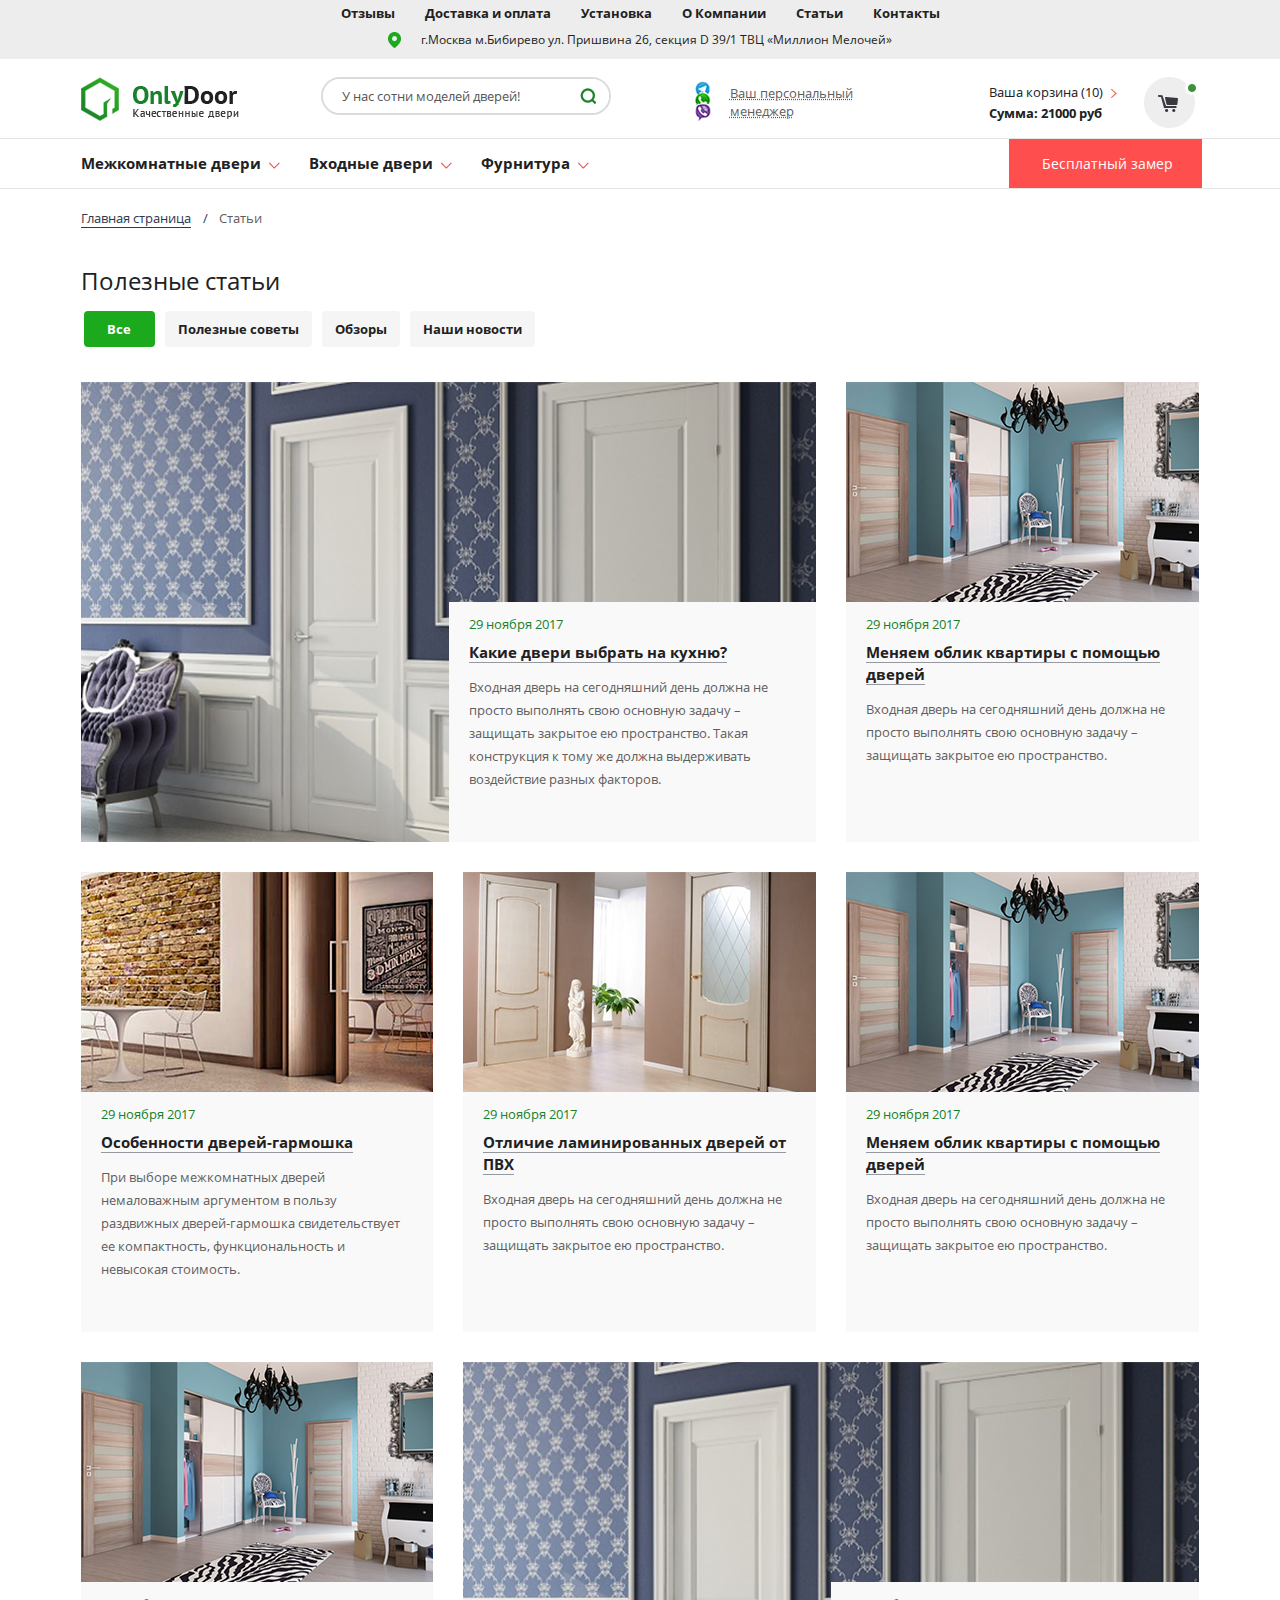
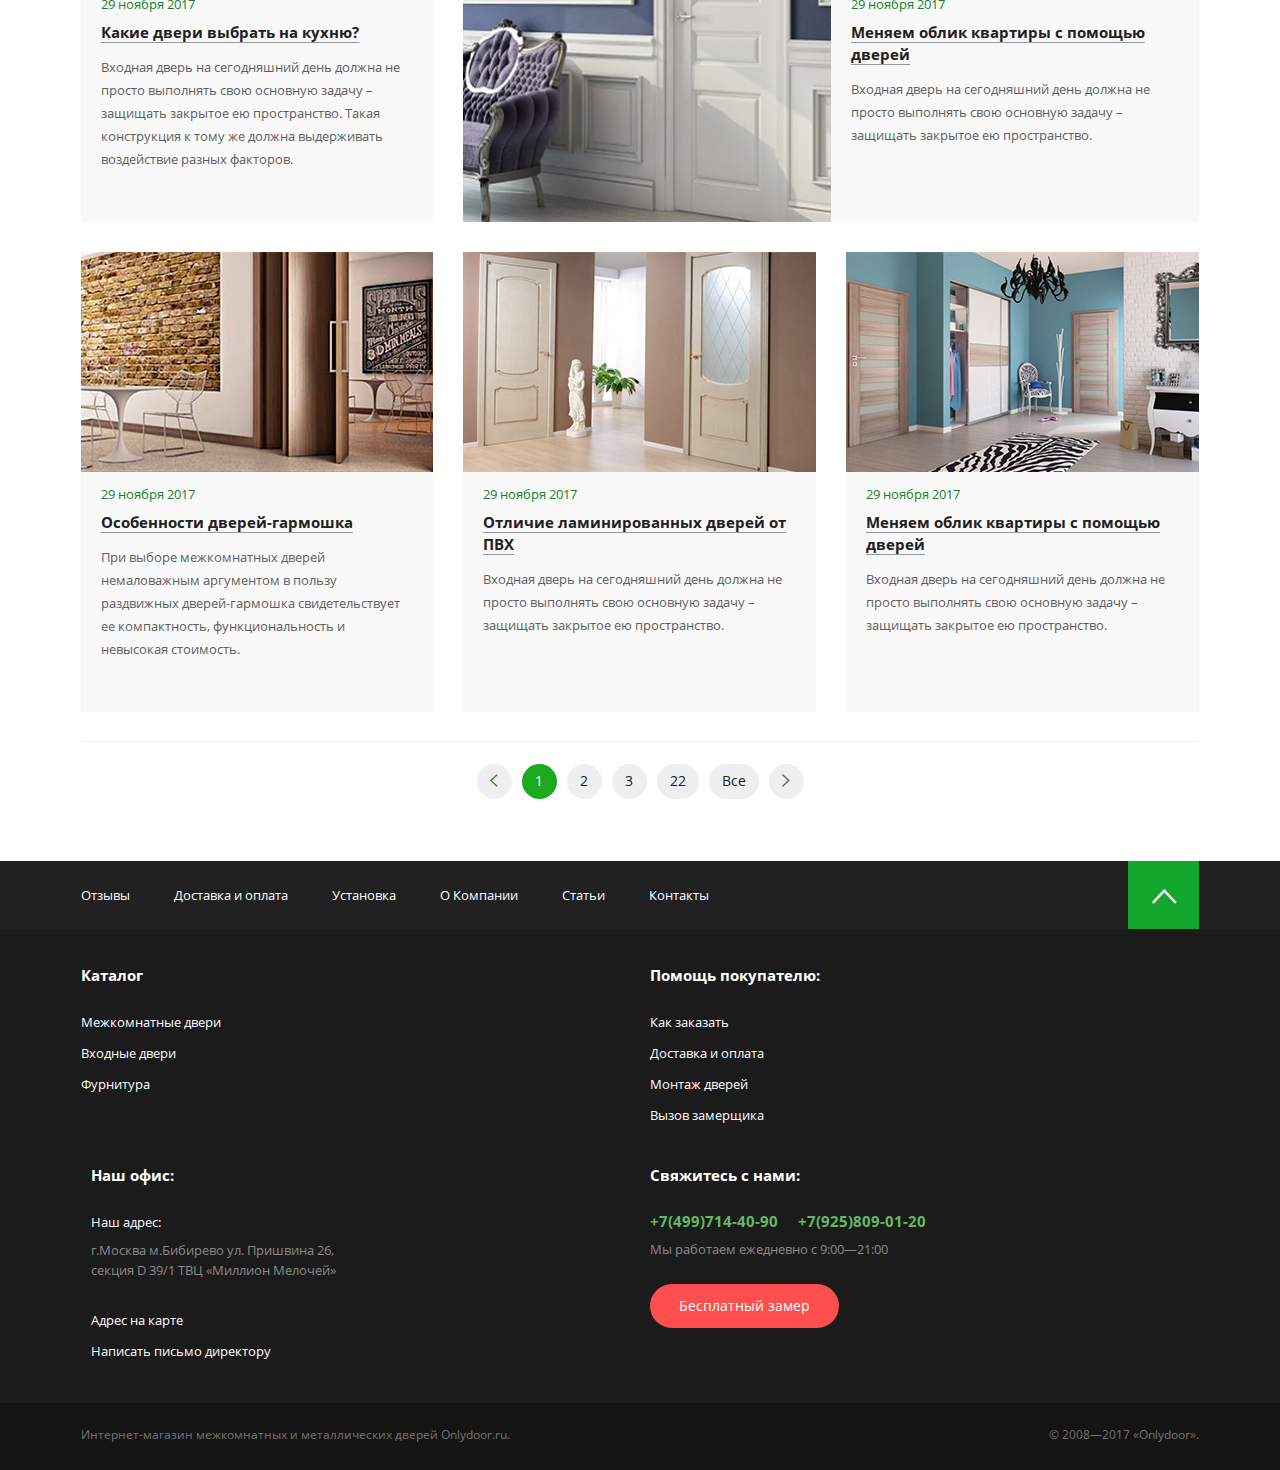
<file: articles_catalog.html>
<!DOCTYPE html>

<html lang="ru">

<head>

	<meta charset="utf-8">
	<meta http-equiv="X-UA-Compatible" content="IE=edge" >
	<meta name="viewport" content="width=device-width, initial-scale=1.0">
	<meta name="description" content="">
	<link rel="stylesheet" type="text/css" href="style.css">
	<link rel="stylesheet" type="text/css" href="ionicons.css">
	<link rel="stylesheet" type="text/css" href="responsive.css">
	<link rel="stylesheet" type="text/css" href="slick/slick.css">
	<link rel="stylesheet" type="text/css" href="vendors/css/select2.css">
	<link rel="stylesheet" type="text/css" href="vendors/css/nouislider.css">
	<link rel="stylesheet" type="text/css" href="vendors/css/jquery.mCustomScrollbar.css">
	<script type="text/javascript" src="vendors/js/jquery.js"></script>
	<script type="text/javascript" src="slick/slick.js"></script>
	<script type="text/javascript" src="vendors/js/jquery.mCustomScrollbar.concat.min.js"></script>
	<script type="text/javascript" src="vendors/js/smoothscroll.js"></script>
	<script type="text/javascript" src="vendors/js/select2.js"></script>
	<script type="text/javascript" src="vendors/js/nouislider.min.js"></script>
	<script type="text/javascript" src="vendors/js/jquery.touchSwipe.min.js"></script>
	<script src="https://api-maps.yandex.ru/2.0-stable/?load=package.standard&lang=ru-RU" type="text/javascript"> </script>
	<link rel="icon" type="image/png" href="favicon/favicon.ico" sizes="16x16">
	<title>Only Door</title>

</head>

<body>

	<!-- Popups -->

	<!-- Отзыв -->
	<div class="popup-wrapp" id = "popup_1">
		<div class="popup-inner_wrapp scroll">
			<div class="popup">
				<button type="button" class="close-popup"></button>
				<div class="testimonial">
					<div class="testimonial-header">
						<p>Татьяна Миннибаева,  <span class="date">08.11.2017</span></p>
					</div>
					<div class="scroll-box">
						<p>Кри стиан Лоренцини, Кармела Пампалони (Carmela Pampaloni) и пиво Kronenbourg 1664 пригласили друзей в атмосферу тосканского лета! Любимый ресторан поклонников комфортного отдыха и песчаных пляжей итальянского курорта Forte dei Marmi , всего на пару дней переместился с тосканского побережья на Кутузовский проспект.</p>

						<p>Синьора Carmela и команда ресторана Bagno Annetta представили столичным гурманам гастрономические хиты респектабельного итальянского курорта. Гости ресторана Christian наслаждались знаменитым блюдом «Spagetti alle Arselle». Крошечные моллюски Арселле, которые водятся только в этой части побережья, специально доставили из Италии в Москву для приготовления фирменных блюд. Гостей так же удивляли другими блю</p>

						<p>Кри стиан Лоренцини, Кармела Пампалони (Carmela Pampaloni) и пиво Kronenbourg 1664 пригласили друзей в атмосферу тосканского лета! Любимый ресторан поклонников комфортного отдыха и песчаных пляжей итальянского курорта Forte dei Marmi , всего на пару дней переместился с тосканского побережья на Кутузовский проспект.</p>

						<p>Синьора Carmela и команда ресторана Bagno Annetta представили столичным гурманам гастрономические хиты респектабельного итальянского курорта. Гости ресторана Christian наслаждались знаменитым блюдом «Spagetti alle Arselle». Крошечные моллюски Арселле, которые водятся только в этой части побережья, специально доставили из Италии в Москву для приготовления фирменных блюд. Гостей так же удивляли другими блю</p>

						<p>Кри стиан Лоренцини, Кармела Пампалони (Carmela Pampaloni) и пиво Kronenbourg 1664 пригласили друзей в атмосферу тосканского лета! Любимый ресторан поклонников комфортного отдыха и песчаных пляжей итальянского курорта Forte dei Marmi , всего на пару дней переместился с тосканского побережья на Кутузовский проспект.</p>

						<p>Синьора Carmela и команда ресторана Bagno Annetta представили столичным гурманам гастрономические хиты респектабельного итальянского курорта. Гости ресторана Christian наслаждались знаменитым блюдом «Spagetti alle Arselle». Крошечные моллюски Арселле, которые водятся только в этой части побережья, специально доставили из Италии в Москву для приготовления фирменных блюд. Гостей так же удивляли другими блю</p>

						<p>Кри стиан Лоренцини, Кармела Пампалони (Carmela Pampaloni) и пиво Kronenbourg 1664 пригласили друзей в атмосферу тосканского лета! Любимый ресторан поклонников комфортного отдыха и песчаных пляжей итальянского курорта Forte dei Marmi , всего на пару дней переместился с тосканского побережья на Кутузовский проспект.</p>

						<p>Синьора Carmela и команда ресторана Bagno Annetta представили столичным гурманам гастрономические хиты респектабельного итальянского курорта. Гости ресторана Christian наслаждались знаменитым блюдом «Spagetti alle Arselle». Крошечные моллюски Арселле, которые водятся только в этой части побережья, специально доставили из Италии в Москву для приготовления фирменных блюд. Гостей так же удивляли другими блю</p>

						<p>Кри стиан Лоренцини, Кармела Пампалони (Carmela Pampaloni) и пиво Kronenbourg 1664 пригласили друзей в атмосферу тосканского лета! Любимый ресторан поклонников комфортного отдыха и песчаных пляжей итальянского курорта Forte dei Marmi , всего на пару дней переместился с тосканского побережья на Кутузовский проспект.</p>

						<p>Синьора Carmela и команда ресторана Bagno Annetta представили столичным гурманам гастрономические хиты респектабельного итальянского курорта. Гости ресторана Christian наслаждались знаменитым блюдом «Spagetti alle Arselle». Крошечные моллюски Арселле, которые водятся только в этой части побережья, специально доставили из Италии в Москву для приготовления фирменных блюд. Гостей так же удивляли другими блю</p>

					</div>
				</div>
			</div>
		</div>
	</div><!-- /Отзыв -->

	<!-- Ваша заявка принята -->
	<div class="popup-wrapp" id = "popup_2">
		<div class="popup-inner_wrapp scroll">
			<div class="popup succes">
				<button type="button" class="close-popup"></button>
				<div class="popup-header">
					<h3>Ваша заявка принята</h3>
					<p>Ваша заявка будет обработана в течение часа.<br /> Спасибо, что Вы с нами!</p>
				</div>
				<a href="#" class="red-pill">Вернуться на сайт</a>
			</div>
		</div>
	</div><!-- /Ваша заявка принята -->

	<!-- Заявка на замер -->
	<div class="popup-wrapp" id = "popup_3">
		<div class="popup-inner_wrapp scroll">
			<div class="popup">
				<button type="button" class="close-popup"></button>
				<div class="popup-header">
					<h3>Заявка на замер</h3>
					<p>Оставьте заявку и мы подберем недвижимость по вашим пожеланиям</p>
				</div>
				<div class="popup-form">
					<div class="input_wrapp">
						<label>Ваше имя:</label>
						<input type="text" placeholder="Как к Вам обращаться?">
					</div>
					<div class="clearfix two-inputs_wrapp">
						<div class="input_wrapp">
							<label>Номер телефона:</label>
							<input type="tel" placeholder="+7 xxx xxx xx xx">
						</div>
						<div class="input_wrapp">
							<label>E-mail:</label>
							<input type="email" placeholder="Ваш почтовый ящик">
						</div>
					</div>
					<div class="input_wrapp">
						<label>Ваш адрес:</label>
						<input type="text" placeholder="г. Москва, ул Советская, дом 5">
					</div>
					<div>
						<div class="checkbox_wrapp">
							<input type="checkbox" id="ch_1">
							<label for="ch_1"><span>Я согласен на обработку моих данных</span></label>
						</div>
					</div>
					<div class="submitbtn_wrapp">
						<button type="submit" class="red-pill">Отправить заявку</button>
					</div>
				</div>
			</div>
		</div>
	</div><!-- /Заявка на замер -->

	<!-- Ваш персональный менеджер -->
	<div class="popup-wrapp" id = "popup_4">
		<div class="popup-inner_wrapp scroll">
			<div class="popup">
				<button type="button" class="close-popup"></button>
				<div class="popup-header">
					<h3>Ваш персональный менеджер</h3>
					<div class="grey-box">
						<p>Мы всегда рады вашим звонкам!</p>
						<p><a href="tel:+74997144090" class="tel-link">+7 (499) 714-40-90</a></p>
						<ul class="inline-list">
							<li><i class="telegram"></i></li>
							<li><i class="viber"></i></li>
							<li><i class="whatsup"></i></li>
						</ul>
					</div>
					<p>Добавьте наш номер телефона в свой любимый месседжер и пользуйтесь всеми преимуществами моментальных сообщений.</p>
				</div>
				<div class="list_wrapp">
					<h3>Ваш персональный менеджер:</h3>
					<ul>
						<li>оформит заказ;</li>
						<li>даст рекомендации по выбору дверей;</li>
						<li>уведомит о текущем статусе исполнения заказа;</li>
						<li>проконсультирует по возможности доставки в отдаленные населённые пункты;</li>
						<li>ответит на все ваши вопросы.</li>
					</ul>
				</div>
				
			</div>
		</div>
	</div><!-- /Ваш персональный менеджер -->

	<!-- /Popups -->

	<div class="wrapper">

	<!-- Header -->
		
	<header>

		<div class="header-row row-1">

			<div class="row clearfix">
				<div class="col col-1 left">
					<div class="main-nav_wrapp scroll">
						<div class="align-right close-menu_wrapp">
							<button type="button" class="close-menu"><i class="ion-close"></i></button>
						</div>
						<div class="append-elem search-resp" data-append-elem = "1" ></div>
						<ul class="main-nav">
							<li><a href="#">Отзывы</a></li>
							<li><a href="#">Доставка и оплата</a></li>
							<li><a href="#">Установка</a></li>
							<li><a href="#">О Компании</a></li>
							<li><a href="#">Статьи</a></li>
							<li><a href="#">Контакты</a></li>
						</ul>
					</div>
				</div>
				<div class="col col-2 right align-right">
					<p><i class="map-marker-icon"></i>г.Москва м.Бибирево ул. Пришвина 26, секция D 39/1 ТВЦ «Миллион Мелочей»</p>
				</div>
			</div>

		</div>

		<div class="header-row row-2 resp-fixed">

			<div class="row offset-ziro">
				<div class="col col-1">
					<a class="logo" href="#">
						<img src="img/logo.png" alt="" />
					</a>
				</div>
				<div class="resp-col">
					<button class="respmenubtn">	
						<span></span>
						<span></span>
						<span></span>
					</button>
				</div>
				<div class="col col-2">
					<div class="append-elem"  data-append-desktop-elem = "1" data-min-screen = "768">
						<div class="search_wrapp">
							<form>
								<input type="text" placeholder="У нас сотни моделей дверей!" />
								<button type="button" class="search-btn"></button>
							</form>
						</div>
					</div>
				</div>
				<div class="col col-3">
					<div class="callback_1">
						<div class="col-1">
							<i class="connects-icon"></i>
						</div>
						<div class="col-2">
							<a href="#" data-show-popup = "popup_4" class="show_popup">Ваш персональный менеджер</a>
						</div>
					</div>
				</div>
				<div class="col col-4">
					<div class="callback_2">
						<div class="col-1">
							<i class="tel-icon"></i>
						</div>
						<div class="col-2">
							<a class="tel-link" href="tel:+74997144090">+7 (499) 714-40-90</a>
							<p>Работаем с 9.00 до 21.00</p>
						</div>
					</div>
				</div>
				<div class="col col-5 align-right">
					<a href="#" class="shop-card">
						<div class="shop-card-col-1">
							<p class="count">Ваша корзина <span class="count-goods">(10)</span> <i class="arrow-right ion-ios-arrow-right"></i></p>
							<p class="p-1">Сумма: <span class="goods-price">21000 руб</span></p>
						</div>
						<div class="shop-card-col-2">
							<i class="trash-icon"></i>
						</div>
					</a>
				</div>
			</div>

		</div>

		<div class="header-row row-3">

			<div class="row clearfix">
				
				<div class="catalog-resp_header">
					<!-- <h3>Каталог:</h3> -->
					<button type="button" class="green-pill catalog-btn">Каталог: <i class="ion-navicon"></i></button>
				</div>
				<div class="catalog-nav_wrapp scroll">
					<button type="button" class="close-catalog"><i class="ion-close"></i></button>
					<ul class="catalog-nav">
						<li>
							<a href="#" class="dropdown_item">Межкомнатные двери</a>
							<button type="button" class="dropdown-btn"></button>
							<div class="dropdown-menu">
								<div class="col">
									<div class="title_wrapp">
										<h3>Категории</h3>
									</div>
									<ul>
										<li><a href="#">Белые межкомнатные двери</a></li>
										<li><a href="#">Двери из массива</a></li>
										<li><a href="#">Ламинированные двери</a></li>
										<li><a href="#">Двери ПВХ</a></li>
										<li><a href="#">Двери из шпона</a></li>
										<li><a href="#">Двери экошпон</a></li>
										<li><a href="#">Складные двери книжка</a></li>
										<li><a href="#">Двери для бани и сауны</a></li>
										<li><a href="#">Стеклянные двери</a></li>
										<li><a href="#">Строительные двери</a></li>
									</ul>
								</div>
								<div class="col">
									<div class="title_wrapp">
										<h3>Бренды</h3>
									</div>
									<ul>
										<li><a href="#">LUXOR</a></li>
										<li><a href="#">Porta Prima</a></li>
										<li><a href="#">Profil Doors</a></li>
										<li><a href="#">Двери Статус</a></li>
										<li><a href="#">Арт Деко</a></li>
										<li><a href="#">Двери Оникс</a></li>
										<li><a href="#">Двери Дариано (Dariano)</a></li>
										<li><a href="#">Двери ОКА</a></li>
										<li><a href="#">Двери Valdo Puertas</a></li>
										<li><a href="#">VLaDOORs</a></li>
									</ul>
								</div>
								<div class="col">
									<div class="title_wrapp">
									</div>
									<ul>
										<li><a href="#">Двери Белоруссии</a></li>
										<li><a href="#">LiGa | Лига</a></li>
										<li><a href="#">Браво (BRAVO)</a></li>
										<li><a href="#">Гармония</a></li>
										<li><a href="#">Дверной Лидер</a></li>
										<li><a href="#">Покровские Двери</a></li>
									</ul>
								</div>
							</div>
						</li>
						<li>
							<a href="#" class="dropdown_item">Входные двери</a>
							<button type="button" class="dropdown-btn"></button>
							<div class="dropdown-menu">
								<div class="col">
									<div class="title_wrapp">
										<h3>Категории</h3>
									</div>
									<ul>
										<li><a href="#">Белые межкомнатные двери</a></li>
										<li><a href="#">Двери из массива</a></li>
										<li><a href="#">Ламинированные двери</a></li>
										<li><a href="#">Двери ПВХ</a></li>
										<li><a href="#">Двери из шпона</a></li>
										<li><a href="#">Двери экошпон</a></li>
										<li><a href="#">Складные двери книжка</a></li>
										<li><a href="#">Двери для бани и сауны</a></li>
										<li><a href="#">Стеклянные двери</a></li>
										<li><a href="#">Строительные двери</a></li>
									</ul>
								</div>
								<div class="col">
									<div class="title_wrapp">
										<h3>Бренды</h3>
									</div>
									<ul>
										<li><a href="#">LUXOR</a></li>
										<li><a href="#">Porta Prima</a></li>
										<li><a href="#">Profil Doors</a></li>
										<li><a href="#">Двери Статус</a></li>
										<li><a href="#">Арт Деко</a></li>
										<li><a href="#">Двери Оникс</a></li>
										<li><a href="#">Двери Дариано (Dariano)</a></li>
										<li><a href="#">Двери ОКА</a></li>
										<li><a href="#">Двери Valdo Puertas</a></li>
										<li><a href="#">VLaDOORs</a></li>
									</ul>
								</div>
								<div class="col">
									<div class="title_wrapp">
									</div>
									<ul>
										<li><a href="#">Двери Белоруссии</a></li>
										<li><a href="#">LiGa | Лига</a></li>
										<li><a href="#">Браво (BRAVO)</a></li>
										<li><a href="#">Гармония</a></li>
										<li><a href="#">Дверной Лидер</a></li>
										<li><a href="#">Покровские Двери</a></li>
									</ul>
								</div>
							</div>
						</li>
						<li>
							<a href="#" class="dropdown_item">Фурнитура</a>
							<button type="button" class="dropdown-btn"></button>
							<div class="dropdown-menu">
								<div class="col">
									<div class="title_wrapp">
										<h3>Категории</h3>
									</div>
									<ul>
										<li><a href="#">Белые межкомнатные двери</a></li>
										<li><a href="#">Двери из массива</a></li>
										<li><a href="#">Ламинированные двери</a></li>
										<li><a href="#">Двери ПВХ</a></li>
										<li><a href="#">Двери из шпона</a></li>
										<li><a href="#">Двери экошпон</a></li>
										<li><a href="#">Складные двери книжка</a></li>
										<li><a href="#">Двери для бани и сауны</a></li>
										<li><a href="#">Стеклянные двери</a></li>
										<li><a href="#">Строительные двери</a></li>
									</ul>
								</div>
								<div class="col">
									<div class="title_wrapp">
										<h3>Бренды</h3>
									</div>
									<ul>
										<li><a href="#">LUXOR</a></li>
										<li><a href="#">Porta Prima</a></li>
										<li><a href="#">Profil Doors</a></li>
										<li><a href="#">Двери Статус</a></li>
										<li><a href="#">Арт Деко</a></li>
										<li><a href="#">Двери Оникс</a></li>
										<li><a href="#">Двери Дариано (Dariano)</a></li>
										<li><a href="#">Двери ОКА</a></li>
										<li><a href="#">Двери Valdo Puertas</a></li>
										<li><a href="#">VLaDOORs</a></li>
									</ul>
								</div>
								<div class="col">
									<div class="title_wrapp">
									</div>
									<ul>
										<li><a href="#">Двери Белоруссии</a></li>
										<li><a href="#">LiGa | Лига</a></li>
										<li><a href="#">Браво (BRAVO)</a></li>
										<li><a href="#">Гармония</a></li>
										<li><a href="#">Дверной Лидер</a></li>
										<li><a href="#">Покровские Двери</a></li>
									</ul>
								</div>
							</div>
						</li>
					</ul>
				</div>
				<a href="#" class="free-call_btn show_popup" data-show-popup = "popup_3"><span>Бесплатный замер</span></a>
			</div>

		</div>
								
	</header>

	<!-- /Header -->

		<!-- Content -->
			<div class="content">

				<!-- Breadcrumbs -->

				<div class="breadcrumbs_wrapp">
					<div class="row">
						<ul class="breadcrumbs">
							<li><a href="#">Главная страница</a></li>
							<li><a href="#">Статьи</a></li>
						</ul>
					</div>
				</div>

				<!-- /Breadcrumbs -->

				<!-- Section 1 - Articles Catalog Page -->

				<section>

					<div class="row">

						<div class="catalog-header catalog-header_2 clearfix">
							<div class="catalog-header-col-1 left">
								<h2>Полезные статьи</h2>
							</div>
							<div class="catalog-header-col-2 right">
								<div class="radio_wrap">
									<div class="radio-4">
										<input type="radio" id="radio_3_1" name="articles-radio_2" checked>
										<label for="radio_3_1">Все</label>
									</div>
									<div class="radio-4">
										<input type="radio" id="radio_3_2" name="articles-radio_2">
										<label for="radio_3_2">Полезные советы</label>
									</div>
									<div class="radio-4">
										<input type="radio" id="radio_3_3" name="articles-radio_2">
										<label for="radio_3_3">Обзоры</label>
									</div>
									<div class="radio-4">
										<input type="radio" id="radio_3_4" name="articles-radio_2">
										<label for="radio_3_4">Наши новости</label>
									</div>
								</div>
							</div>
						</div>

						<div class="thumbnails_wrapp">

							<div class="articles-thumbnails articles-thumbmnails-big offset-ziro">

								<div class="article-thumb">
									<a href="#" class="inner">
										<div class="img-box">
											<img src="img/article_01.jpg" alt="" />
										</div>
										<div class="descript">
											<p class="date">29 ноября 2017</p>
											<p class="p-1"><span>Какие двери выбрать на кухню?</span></p>
											<p>Входная дверь на сегодняшний день должна не просто выполнять свою основную задачу – защищать закрытое ею пространство. Такая конструкция к тому же должна выдерживать воздействие разных факторов.</p>
										</div>
									</a>
								</div>
								<div class="article-thumb">
									<a href="#" class="inner">
										<div class="img-box">
											<img src="img/article_02.jpg" alt="" />
										</div>
										<div class="descript">
											<p class="date">29 ноября 2017</p>
											<p class="p-1"><span>Меняем облик квартиры с помощью дверей</span></p>
											<p>Входная дверь на сегодняшний день должна не просто выполнять свою основную задачу – защищать закрытое ею пространство. </p>
										</div>
									</a>
								</div>
								<div class="article-thumb">
									<a href="#" class="inner">
										<div class="img-box">
											<img src="img/article_03.jpg" alt="" />
										</div>
										<div class="descript">
											<p class="date">29 ноября 2017</p>
											<p class="p-1"><span>Особенности дверей-гармошка</span></p>
											<p>При выборе межкомнатных дверей немаловажным аргументом в пользу раздвижных дверей-гармошка свидетельствует ее компактность, функциональность и невысокая стоимость.</p>
										</div>
									</a>
								</div>
								<div class="article-thumb">
									<a href="#" class="inner">
										<div class="img-box">
											<img src="img/article_04.jpg" alt="" />
										</div>
										<div class="descript">
											<p class="date">29 ноября 2017</p>
											<p class="p-1"><span>Отличие ламинированных дверей от ПВХ</span></p>
											<p>Входная дверь на сегодняшний день должна не просто выполнять свою основную задачу – защищать закрытое ею пространство. </p>
										</div>
									</a>
								</div>
								<div class="article-thumb">
									<a href="#" class="inner">
										<div class="img-box">
											<img src="img/article_02.jpg" alt="" />
										</div>
										<div class="descript">
											<p class="date">29 ноября 2017</p>
											<p class="p-1"><span>Меняем облик квартиры с помощью дверей</span></p>
											<p>Входная дверь на сегодняшний день должна не просто выполнять свою основную задачу – защищать закрытое ею пространство. </p>
										</div>
									</a>
								</div>
								<div class="article-thumb">
									<a href="#" class="inner">
										<div class="img-box">
											<img src="img/article_02.jpg" alt="" />
										</div>
										<div class="descript">
											<p class="date">29 ноября 2017</p>
											<p class="p-1"><span>Какие двери выбрать на кухню?</span></p>
											<p>Входная дверь на сегодняшний день должна не просто выполнять свою основную задачу – защищать закрытое ею пространство. Такая конструкция к тому же должна выдерживать воздействие разных факторов.</p>
										</div>
									</a>
								</div>
								<div class="article-thumb">
									<a href="#" class="inner">
										<div class="img-box">
											<img src="img/article_01.jpg" alt="" />
										</div>
										<div class="descript">
											<p class="date">29 ноября 2017</p>
											<p class="p-1"><span>Меняем облик квартиры с помощью дверей</span></p>
											<p>Входная дверь на сегодняшний день должна не просто выполнять свою основную задачу – защищать закрытое ею пространство. </p>
										</div>
									</a>
								</div>
								<div class="article-thumb">
									<a href="#" class="inner">
										<div class="img-box">
											<img src="img/article_03.jpg" alt="" />
										</div>
										<div class="descript">
											<p class="date">29 ноября 2017</p>
											<p class="p-1"><span>Особенности дверей-гармошка</span></p>
											<p>При выборе межкомнатных дверей немаловажным аргументом в пользу раздвижных дверей-гармошка свидетельствует ее компактность, функциональность и невысокая стоимость.</p>
										</div>
									</a>
								</div>
								<div class="article-thumb">
									<a href="#" class="inner">
										<div class="img-box">
											<img src="img/article_04.jpg" alt="" />
										</div>
										<div class="descript">
											<p class="date">29 ноября 2017</p>
											<p class="p-1"><span>Отличие ламинированных дверей от ПВХ</span></p>
											<p>Входная дверь на сегодняшний день должна не просто выполнять свою основную задачу – защищать закрытое ею пространство. </p>
										</div>
									</a>
								</div>
								<div class="article-thumb">
									<a href="#" class="inner">
										<div class="img-box">
											<img src="img/article_02.jpg" alt="" />
										</div>
										<div class="descript">
											<p class="date">29 ноября 2017</p>
											<p class="p-1"><span>Меняем облик квартиры с помощью дверей</span></p>
											<p>Входная дверь на сегодняшний день должна не просто выполнять свою основную задачу – защищать закрытое ею пространство. </p>
										</div>
									</a>
								</div>

							</div>

						</div>

						<ul class="pagination pagination_2">
							<li><a href="#" class="pagination-arrow prew"><i class="ion-ios-arrow-left"></i></a></li>
							<li><a href="#" class="active">1</a></li>
							<li><a href="#">2</a></li>
							<li><a href="#">3</a></li>
							<li><a href="#">22</a></li>
							<li><a href="#">Все</a></li>
							<li><a href="#" class="pagination-arrow next"><i class="ion-ios-arrow-right"></i></a></li>
						</ul>

					</div>

				</section>

				<!-- /Section 1 - Articles Catalog Page -->



			</div>
		<!-- /Content -->

		<!-- Footer -->

		<footer class="footer">

			<div class="footer-row row-1">
				<div class="row">
					<div class="footer-nav_wrapp">
						<ul class="footer-nav">
							<li><a href="#">Отзывы</a></li>
							<li><a href="#">Доставка и оплата</a></li>
							<li><a href="#">Установка</a></li>
							<li><a href="#">О Компании</a></li>
							<li><a href="#">Статьи</a></li>
							<li><a href="#">Контакты</a></li>
						</ul>
						<button type="button" class="scroll-btn top_btn">
							<i class="ion-ios-arrow-up"></i>
						</button>
					</div>					
				</div>
			</div>

			<div class="footer-row row-2">
				<div class="row clearfix">
					<div class="col col-1 left">
						<h3>Каталог</h3>
						<ul>
							<li><a href="#">Межкомнатные двери</a></li>
							<li><a href="#">Входные двери</a></li>
							<li><a href="#">Фурнитура</a></li>
						</ul>
					</div>
					<div class="col col-2 left">
						<h3>Помощь покупателю:</h3>
						<ul>
							<li><a href="#">Как заказать</a></li>
							<li><a href="#">Доставка и оплата</a></li>
							<li><a href="#">Монтаж дверей</a></li>
							<li><a href="#">Вызов замерщика</a></li>
						</ul>
					</div>
					<div class="col col-3 left">
						<h3>Наш офис:</h3>
						<div class="info-box">
							<h3>Наш адрес:</h3>
							<p>г.Москва м.Бибирево ул. Пришвина 26,<br />секция D 39/1 ТВЦ «Миллион Мелочей»</p>
						</div>
						<ul>
							<li><a href="#">Адрес на карте</a></li>
							<li><a href="#">Написать письмо директору</a></li>
						</ul>
					</div>
					<div class="col col-4 left">
						<h3>Свяжитесь с нами:</h3>
						<div class="thumbnails_wrapp">
							<ul class="tels-nav">
								<li><a href="tel:+74997144090">+7(499)714-40-90</a></li>
								<li><a href="tel:+79258090120">+7(925)809-01-20</a></li>
							</ul>
						</div>
						<p>Мы работаем ежедневно с 9:00—21:00</p>
						<a href="#" class="red-pill show_popup"  data-show-popup = "popup_3">Бесплатный замер</a>
					</div>
				</div>
			</div>

			<div class="footer-row row-3">
				<div class="row clearfix">
					<div class="col col-1 left">
						<p>Интернет-магазин межкомнатных и металлических дверей Onlydoor.ru.</p>
					</div>
					<div class="col col-2 right align-right">
						<p>&copy; 2008—2017 «Onlydoor».</p>
					</div>
				</div>
			</div>

		</footer>

		<!-- /Footer -->

		<script src="js/scripts.js"></script>
		<script src="js/additional_scripts.js"></script>
		<script src="js/map.js"></script>
	
	</div>

</body>
</html>
</file>
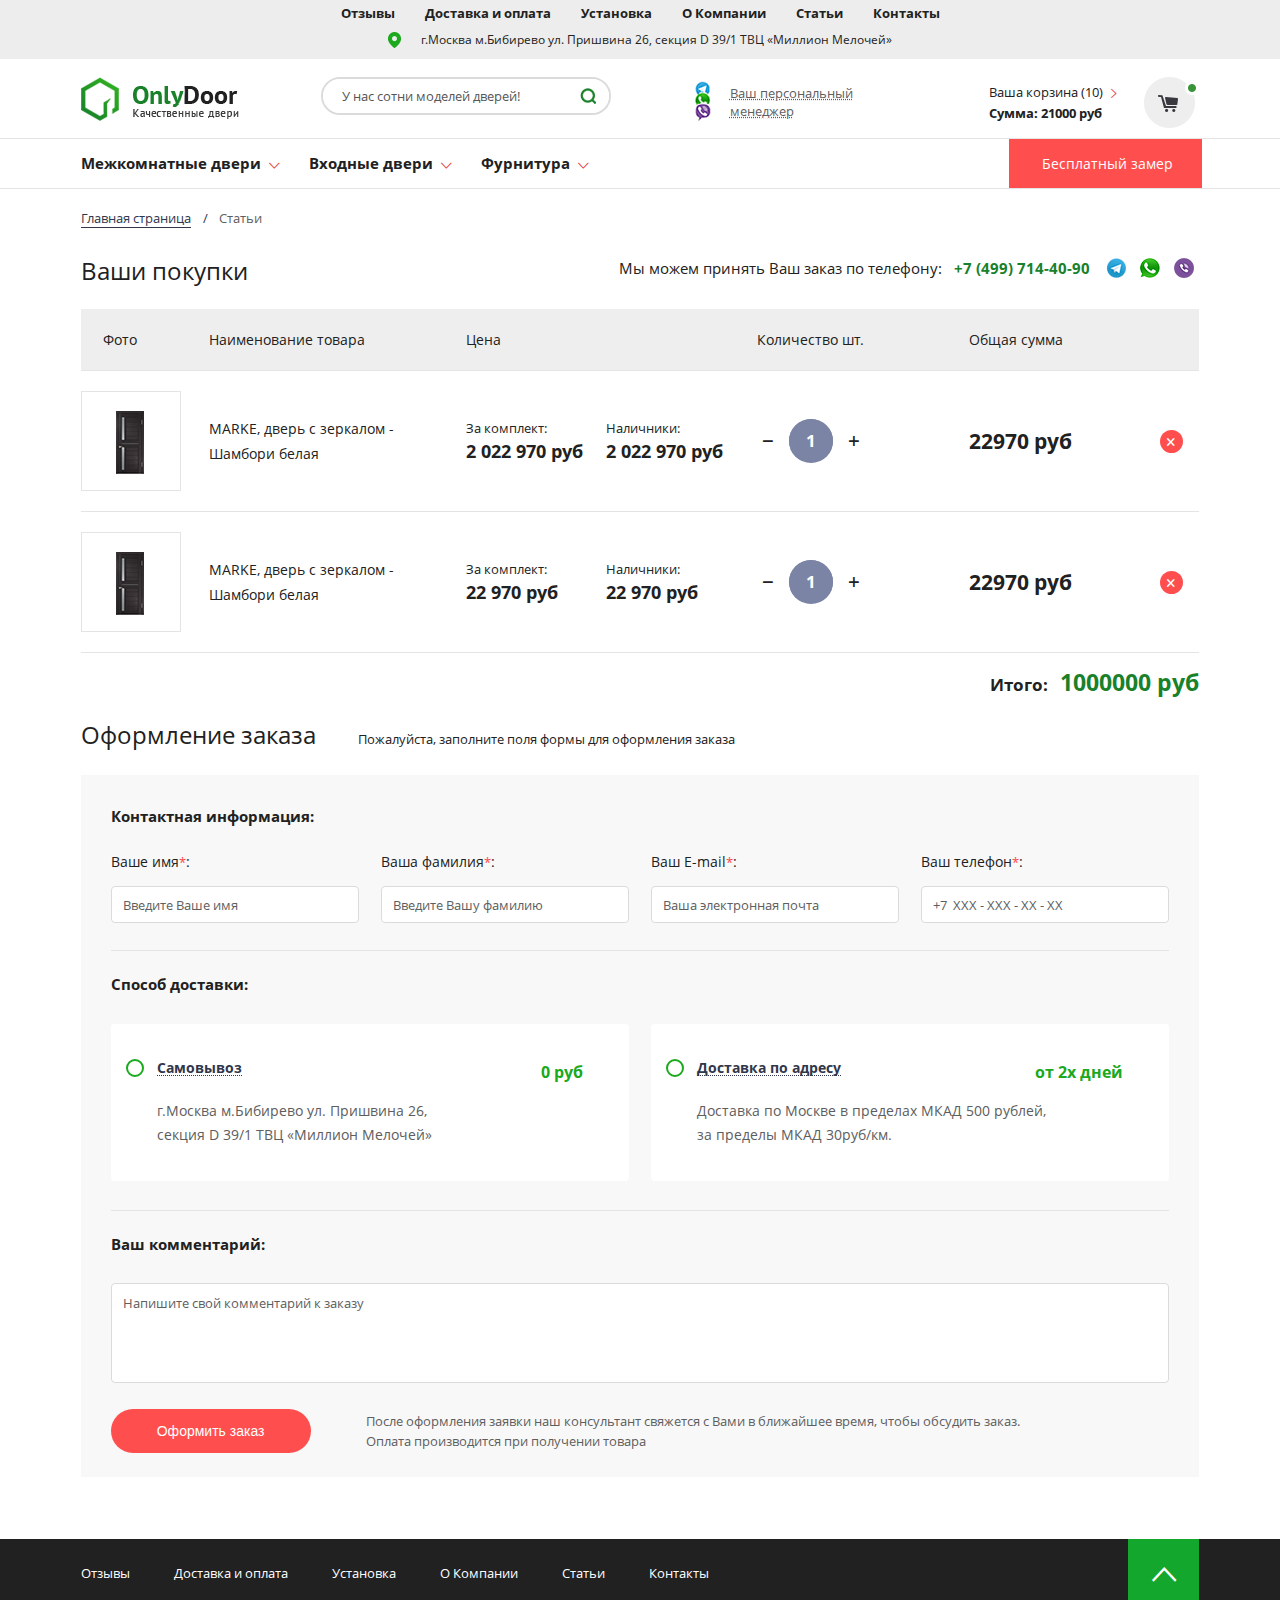
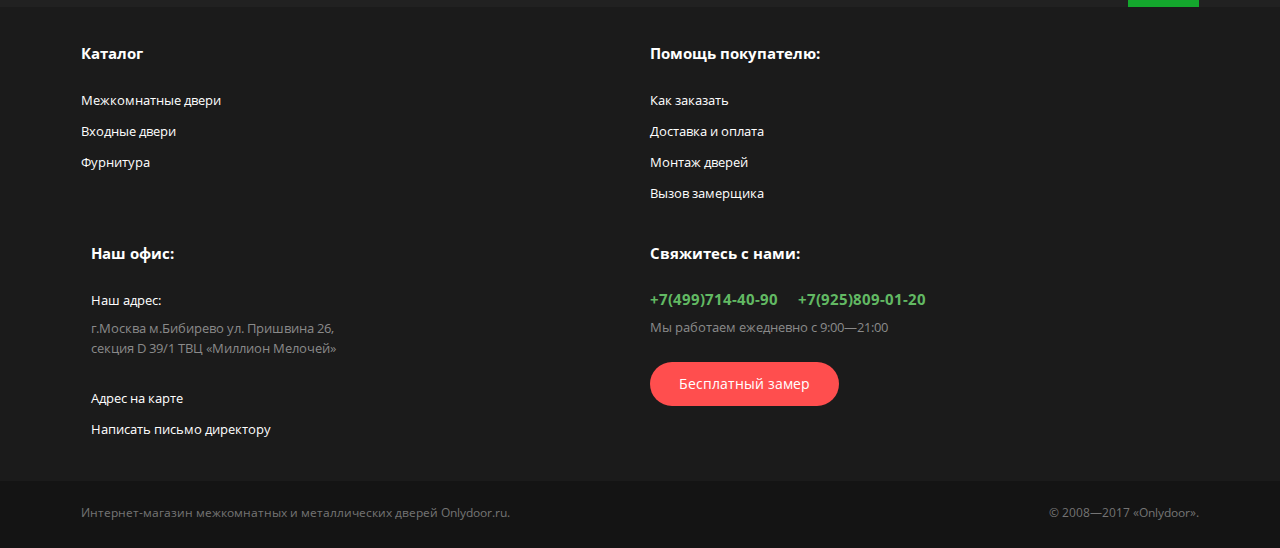
<file: basket.html>
<!DOCTYPE html>

<html lang="ru">

<head>

	<meta charset="utf-8">
	<meta http-equiv="X-UA-Compatible" content="IE=edge" >
	<meta name="viewport" content="width=device-width, initial-scale=1.0">
	<meta name="description" content="">
	<link rel="stylesheet" type="text/css" href="style.css">
	<link rel="stylesheet" type="text/css" href="ionicons.css">
	<link rel="stylesheet" type="text/css" href="responsive.css">
	<link rel="stylesheet" type="text/css" href="slick/slick.css">
	<link rel="stylesheet" type="text/css" href="vendors/css/select2.css">
	<link rel="stylesheet" type="text/css" href="vendors/css/nouislider.css">
	<link rel="stylesheet" type="text/css" href="vendors/css/jquery.mCustomScrollbar.css">
	<script type="text/javascript" src="vendors/js/jquery.js"></script>
	<script type="text/javascript" src="slick/slick.js"></script>
	<script type="text/javascript" src="vendors/js/jquery.mCustomScrollbar.concat.min.js"></script>
	<script type="text/javascript" src="vendors/js/smoothscroll.js"></script>
	<script type="text/javascript" src="vendors/js/select2.js"></script>
	<script type="text/javascript" src="vendors/js/nouislider.min.js"></script>
	<script type="text/javascript" src="vendors/js/jquery.touchSwipe.min.js"></script>
	<script src="https://api-maps.yandex.ru/2.0-stable/?load=package.standard&lang=ru-RU" type="text/javascript"> </script>
	<link rel="icon" type="image/png" href="favicon/favicon.ico" sizes="16x16">
	<title>Only Door</title>

</head>

<body>

	<!-- Popups -->

	<!-- Отзыв -->
	<div class="popup-wrapp" id = "popup_1">
		<div class="popup-inner_wrapp scroll">
			<div class="popup">
				<button type="button" class="close-popup"></button>
				<div class="testimonial">
					<div class="testimonial-header">
						<p>Татьяна Миннибаева,  <span class="date">08.11.2017</span></p>
					</div>
					<div class="scroll-box">
						<p>Кри стиан Лоренцини, Кармела Пампалони (Carmela Pampaloni) и пиво Kronenbourg 1664 пригласили друзей в атмосферу тосканского лета! Любимый ресторан поклонников комфортного отдыха и песчаных пляжей итальянского курорта Forte dei Marmi , всего на пару дней переместился с тосканского побережья на Кутузовский проспект.</p>

						<p>Синьора Carmela и команда ресторана Bagno Annetta представили столичным гурманам гастрономические хиты респектабельного итальянского курорта. Гости ресторана Christian наслаждались знаменитым блюдом «Spagetti alle Arselle». Крошечные моллюски Арселле, которые водятся только в этой части побережья, специально доставили из Италии в Москву для приготовления фирменных блюд. Гостей так же удивляли другими блю</p>

						<p>Кри стиан Лоренцини, Кармела Пампалони (Carmela Pampaloni) и пиво Kronenbourg 1664 пригласили друзей в атмосферу тосканского лета! Любимый ресторан поклонников комфортного отдыха и песчаных пляжей итальянского курорта Forte dei Marmi , всего на пару дней переместился с тосканского побережья на Кутузовский проспект.</p>

						<p>Синьора Carmela и команда ресторана Bagno Annetta представили столичным гурманам гастрономические хиты респектабельного итальянского курорта. Гости ресторана Christian наслаждались знаменитым блюдом «Spagetti alle Arselle». Крошечные моллюски Арселле, которые водятся только в этой части побережья, специально доставили из Италии в Москву для приготовления фирменных блюд. Гостей так же удивляли другими блю</p>

						<p>Кри стиан Лоренцини, Кармела Пампалони (Carmela Pampaloni) и пиво Kronenbourg 1664 пригласили друзей в атмосферу тосканского лета! Любимый ресторан поклонников комфортного отдыха и песчаных пляжей итальянского курорта Forte dei Marmi , всего на пару дней переместился с тосканского побережья на Кутузовский проспект.</p>

						<p>Синьора Carmela и команда ресторана Bagno Annetta представили столичным гурманам гастрономические хиты респектабельного итальянского курорта. Гости ресторана Christian наслаждались знаменитым блюдом «Spagetti alle Arselle». Крошечные моллюски Арселле, которые водятся только в этой части побережья, специально доставили из Италии в Москву для приготовления фирменных блюд. Гостей так же удивляли другими блю</p>

						<p>Кри стиан Лоренцини, Кармела Пампалони (Carmela Pampaloni) и пиво Kronenbourg 1664 пригласили друзей в атмосферу тосканского лета! Любимый ресторан поклонников комфортного отдыха и песчаных пляжей итальянского курорта Forte dei Marmi , всего на пару дней переместился с тосканского побережья на Кутузовский проспект.</p>

						<p>Синьора Carmela и команда ресторана Bagno Annetta представили столичным гурманам гастрономические хиты респектабельного итальянского курорта. Гости ресторана Christian наслаждались знаменитым блюдом «Spagetti alle Arselle». Крошечные моллюски Арселле, которые водятся только в этой части побережья, специально доставили из Италии в Москву для приготовления фирменных блюд. Гостей так же удивляли другими блю</p>

						<p>Кри стиан Лоренцини, Кармела Пампалони (Carmela Pampaloni) и пиво Kronenbourg 1664 пригласили друзей в атмосферу тосканского лета! Любимый ресторан поклонников комфортного отдыха и песчаных пляжей итальянского курорта Forte dei Marmi , всего на пару дней переместился с тосканского побережья на Кутузовский проспект.</p>

						<p>Синьора Carmela и команда ресторана Bagno Annetta представили столичным гурманам гастрономические хиты респектабельного итальянского курорта. Гости ресторана Christian наслаждались знаменитым блюдом «Spagetti alle Arselle». Крошечные моллюски Арселле, которые водятся только в этой части побережья, специально доставили из Италии в Москву для приготовления фирменных блюд. Гостей так же удивляли другими блю</p>

					</div>
				</div>
			</div>
		</div>
	</div><!-- /Отзыв -->

	<!-- Ваша заявка принята -->
	<div class="popup-wrapp" id = "popup_2">
		<div class="popup-inner_wrapp scroll">
			<div class="popup succes">
				<button type="button" class="close-popup"></button>
				<div class="popup-header">
					<h3>Ваша заявка принята</h3>
					<p>Ваша заявка будет обработана в течение часа.<br /> Спасибо, что Вы с нами!</p>
				</div>
				<a href="#" class="red-pill">Вернуться на сайт</a>
			</div>
		</div>
	</div><!-- /Ваша заявка принята -->

	<!-- Заявка на замер -->
	<div class="popup-wrapp" id = "popup_3">
		<div class="popup-inner_wrapp scroll">
			<div class="popup">
				<button type="button" class="close-popup"></button>
				<div class="popup-header">
					<h3>Заявка на замер</h3>
					<p>Оставьте заявку и мы подберем недвижимость по вашим пожеланиям</p>
				</div>
				<div class="popup-form">
					<div class="input_wrapp">
						<label>Ваше имя:</label>
						<input type="text" placeholder="Как к Вам обращаться?">
					</div>
					<div class="clearfix two-inputs_wrapp">
						<div class="input_wrapp">
							<label>Номер телефона:</label>
							<input type="tel" placeholder="+7 xxx xxx xx xx">
						</div>
						<div class="input_wrapp">
							<label>E-mail:</label>
							<input type="email" placeholder="Ваш почтовый ящик">
						</div>
					</div>
					<div class="input_wrapp">
						<label>Ваш адрес:</label>
						<input type="text" placeholder="г. Москва, ул Советская, дом 5">
					</div>
					<div>
						<div class="checkbox_wrapp">
							<input type="checkbox" id="ch_1">
							<label for="ch_1"><span>Я согласен на обработку моих данных</span></label>
						</div>
					</div>
					<div class="submitbtn_wrapp">
						<button type="submit" class="red-pill">Отправить заявку</button>
					</div>
				</div>
			</div>
		</div>
	</div><!-- /Заявка на замер -->

	<!-- Ваш персональный менеджер -->
	<div class="popup-wrapp" id = "popup_4">
		<div class="popup-inner_wrapp scroll">
			<div class="popup">
				<button type="button" class="close-popup"></button>
				<div class="popup-header">
					<h3>Ваш персональный менеджер</h3>
					<div class="grey-box">
						<p>Мы всегда рады вашим звонкам!</p>
						<p><a href="tel:+74997144090" class="tel-link">+7 (499) 714-40-90</a></p>
						<ul class="inline-list">
							<li><i class="telegram"></i></li>
							<li><i class="viber"></i></li>
							<li><i class="whatsup"></i></li>
						</ul>
					</div>
					<p>Добавьте наш номер телефона в свой любимый месседжер и пользуйтесь всеми преимуществами моментальных сообщений.</p>
				</div>
				<div class="list_wrapp">
					<h3>Ваш персональный менеджер:</h3>
					<ul>
						<li>оформит заказ;</li>
						<li>даст рекомендации по выбору дверей;</li>
						<li>уведомит о текущем статусе исполнения заказа;</li>
						<li>проконсультирует по возможности доставки в отдаленные населённые пункты;</li>
						<li>ответит на все ваши вопросы.</li>
					</ul>
				</div>
				
			</div>
		</div>
	</div><!-- /Ваш персональный менеджер -->

	<!-- /Popups -->

	<div class="wrapper">

	<!-- Header -->
		
	<header>

		<div class="header-row row-1">

			<div class="row clearfix">
				<div class="col col-1 left">
					<div class="main-nav_wrapp scroll">
						<div class="align-right close-menu_wrapp">
							<button type="button" class="close-menu"><i class="ion-close"></i></button>
						</div>
						<div class="append-elem search-resp" data-append-elem = "1" ></div>
						<ul class="main-nav">
							<li><a href="#">Отзывы</a></li>
							<li><a href="#">Доставка и оплата</a></li>
							<li><a href="#">Установка</a></li>
							<li><a href="#">О Компании</a></li>
							<li><a href="#">Статьи</a></li>
							<li><a href="#">Контакты</a></li>
						</ul>
					</div>
				</div>
				<div class="col col-2 right align-right">
					<p><i class="map-marker-icon"></i>г.Москва м.Бибирево ул. Пришвина 26, секция D 39/1 ТВЦ «Миллион Мелочей»</p>
				</div>
			</div>

		</div>

		<div class="header-row row-2 resp-fixed">

			<div class="row offset-ziro">
				<div class="col col-1">
					<a class="logo" href="#">
						<img src="img/logo.png" alt="" />
					</a>
				</div>
				<div class="resp-col">
					<button class="respmenubtn">	
						<span></span>
						<span></span>
						<span></span>
					</button>
				</div>
				<div class="col col-2">
					<div class="append-elem"  data-append-desktop-elem = "1" data-min-screen = "768">
						<div class="search_wrapp">
							<form>
								<input type="text" placeholder="У нас сотни моделей дверей!" />
								<button type="button" class="search-btn"></button>
							</form>
						</div>
					</div>
				</div>
				<div class="col col-3">
					<div class="callback_1">
						<div class="col-1">
							<i class="connects-icon"></i>
						</div>
						<div class="col-2">
							<a href="#" data-show-popup = "popup_4" class="show_popup">Ваш персональный менеджер</a>
						</div>
					</div>
				</div>
				<div class="col col-4">
					<div class="callback_2">
						<div class="col-1">
							<i class="tel-icon"></i>
						</div>
						<div class="col-2">
							<a class="tel-link" href="tel:+74997144090">+7 (499) 714-40-90</a>
							<p>Работаем с 9.00 до 21.00</p>
						</div>
					</div>
				</div>
				<div class="col col-5 align-right">
					<a href="#" class="shop-card">
						<div class="shop-card-col-1">
							<p class="count">Ваша корзина <span class="count-goods">(10)</span> <i class="arrow-right ion-ios-arrow-right"></i></p>
							<p class="p-1">Сумма: <span class="goods-price">21000 руб</span></p>
						</div>
						<div class="shop-card-col-2">
							<i class="trash-icon"></i>
						</div>
					</a>
				</div>
			</div>

		</div>

		<div class="header-row row-3">

			<div class="row clearfix">
				
				<div class="catalog-resp_header">
					<!-- <h3>Каталог:</h3> -->
					<button type="button" class="green-pill catalog-btn">Каталог: <i class="ion-navicon"></i></button>
				</div>
				<div class="catalog-nav_wrapp scroll">
					<button type="button" class="close-catalog"><i class="ion-close"></i></button>
					<ul class="catalog-nav">
						<li>
							<a href="#" class="dropdown_item">Межкомнатные двери</a>
							<button type="button" class="dropdown-btn"></button>
							<div class="dropdown-menu">
								<div class="col">
									<div class="title_wrapp">
										<h3>Категории</h3>
									</div>
									<ul>
										<li><a href="#">Белые межкомнатные двери</a></li>
										<li><a href="#">Двери из массива</a></li>
										<li><a href="#">Ламинированные двери</a></li>
										<li><a href="#">Двери ПВХ</a></li>
										<li><a href="#">Двери из шпона</a></li>
										<li><a href="#">Двери экошпон</a></li>
										<li><a href="#">Складные двери книжка</a></li>
										<li><a href="#">Двери для бани и сауны</a></li>
										<li><a href="#">Стеклянные двери</a></li>
										<li><a href="#">Строительные двери</a></li>
									</ul>
								</div>
								<div class="col">
									<div class="title_wrapp">
										<h3>Бренды</h3>
									</div>
									<ul>
										<li><a href="#">LUXOR</a></li>
										<li><a href="#">Porta Prima</a></li>
										<li><a href="#">Profil Doors</a></li>
										<li><a href="#">Двери Статус</a></li>
										<li><a href="#">Арт Деко</a></li>
										<li><a href="#">Двери Оникс</a></li>
										<li><a href="#">Двери Дариано (Dariano)</a></li>
										<li><a href="#">Двери ОКА</a></li>
										<li><a href="#">Двери Valdo Puertas</a></li>
										<li><a href="#">VLaDOORs</a></li>
									</ul>
								</div>
								<div class="col">
									<div class="title_wrapp">
									</div>
									<ul>
										<li><a href="#">Двери Белоруссии</a></li>
										<li><a href="#">LiGa | Лига</a></li>
										<li><a href="#">Браво (BRAVO)</a></li>
										<li><a href="#">Гармония</a></li>
										<li><a href="#">Дверной Лидер</a></li>
										<li><a href="#">Покровские Двери</a></li>
									</ul>
								</div>
							</div>
						</li>
						<li>
							<a href="#" class="dropdown_item">Входные двери</a>
							<button type="button" class="dropdown-btn"></button>
							<div class="dropdown-menu">
								<div class="col">
									<div class="title_wrapp">
										<h3>Категории</h3>
									</div>
									<ul>
										<li><a href="#">Белые межкомнатные двери</a></li>
										<li><a href="#">Двери из массива</a></li>
										<li><a href="#">Ламинированные двери</a></li>
										<li><a href="#">Двери ПВХ</a></li>
										<li><a href="#">Двери из шпона</a></li>
										<li><a href="#">Двери экошпон</a></li>
										<li><a href="#">Складные двери книжка</a></li>
										<li><a href="#">Двери для бани и сауны</a></li>
										<li><a href="#">Стеклянные двери</a></li>
										<li><a href="#">Строительные двери</a></li>
									</ul>
								</div>
								<div class="col">
									<div class="title_wrapp">
										<h3>Бренды</h3>
									</div>
									<ul>
										<li><a href="#">LUXOR</a></li>
										<li><a href="#">Porta Prima</a></li>
										<li><a href="#">Profil Doors</a></li>
										<li><a href="#">Двери Статус</a></li>
										<li><a href="#">Арт Деко</a></li>
										<li><a href="#">Двери Оникс</a></li>
										<li><a href="#">Двери Дариано (Dariano)</a></li>
										<li><a href="#">Двери ОКА</a></li>
										<li><a href="#">Двери Valdo Puertas</a></li>
										<li><a href="#">VLaDOORs</a></li>
									</ul>
								</div>
								<div class="col">
									<div class="title_wrapp">
									</div>
									<ul>
										<li><a href="#">Двери Белоруссии</a></li>
										<li><a href="#">LiGa | Лига</a></li>
										<li><a href="#">Браво (BRAVO)</a></li>
										<li><a href="#">Гармония</a></li>
										<li><a href="#">Дверной Лидер</a></li>
										<li><a href="#">Покровские Двери</a></li>
									</ul>
								</div>
							</div>
						</li>
						<li>
							<a href="#" class="dropdown_item">Фурнитура</a>
							<button type="button" class="dropdown-btn"></button>
							<div class="dropdown-menu">
								<div class="col">
									<div class="title_wrapp">
										<h3>Категории</h3>
									</div>
									<ul>
										<li><a href="#">Белые межкомнатные двери</a></li>
										<li><a href="#">Двери из массива</a></li>
										<li><a href="#">Ламинированные двери</a></li>
										<li><a href="#">Двери ПВХ</a></li>
										<li><a href="#">Двери из шпона</a></li>
										<li><a href="#">Двери экошпон</a></li>
										<li><a href="#">Складные двери книжка</a></li>
										<li><a href="#">Двери для бани и сауны</a></li>
										<li><a href="#">Стеклянные двери</a></li>
										<li><a href="#">Строительные двери</a></li>
									</ul>
								</div>
								<div class="col">
									<div class="title_wrapp">
										<h3>Бренды</h3>
									</div>
									<ul>
										<li><a href="#">LUXOR</a></li>
										<li><a href="#">Porta Prima</a></li>
										<li><a href="#">Profil Doors</a></li>
										<li><a href="#">Двери Статус</a></li>
										<li><a href="#">Арт Деко</a></li>
										<li><a href="#">Двери Оникс</a></li>
										<li><a href="#">Двери Дариано (Dariano)</a></li>
										<li><a href="#">Двери ОКА</a></li>
										<li><a href="#">Двери Valdo Puertas</a></li>
										<li><a href="#">VLaDOORs</a></li>
									</ul>
								</div>
								<div class="col">
									<div class="title_wrapp">
									</div>
									<ul>
										<li><a href="#">Двери Белоруссии</a></li>
										<li><a href="#">LiGa | Лига</a></li>
										<li><a href="#">Браво (BRAVO)</a></li>
										<li><a href="#">Гармония</a></li>
										<li><a href="#">Дверной Лидер</a></li>
										<li><a href="#">Покровские Двери</a></li>
									</ul>
								</div>
							</div>
						</li>
					</ul>
				</div>
				<a href="#" class="free-call_btn show_popup" data-show-popup = "popup_3"><span>Бесплатный замер</span></a>
			</div>

		</div>
								
	</header>

	<!-- /Header -->

		<!-- Content -->
			<div class="content">

				<!-- Breadcrumbs -->

				<div class="breadcrumbs_wrapp">
					<div class="row">
						<ul class="breadcrumbs">
							<li><a href="#">Главная страница</a></li>
							<li><a href="#">Статьи</a></li>
						</ul>
					</div>
				</div>

				<!-- /Breadcrumbs -->

				<!-- Section 1 - Basket Page -->

				<section>

					<div class="row">

						<div class="basket-header clearfix">
							<div class="col-1 left">
								<h2>Ваши покупки</h2>
							</div>
							<div class="col-2 right contacts_2">
								<div class="col">
									<p>Мы можем принять Ваш заказ по телефону:&nbsp; <a class="green-tel" href="tel:+74997144090 ">+7 (499) 714-40-90</a></p>
								</div>
								<div class="col">
									<ul class="messangers-list">
										<li><a href="#"><i class="telegram_2"></i></a></li>
										<li><a href="#"><i class="whatsup_2"></i></a></li>
										<li><a href="#"><i class="viber_2"></i></a></li>
									</ul>
								</div>
							</div>
						</div>

						<div class="basket_wrapp">
							<form>
								<div class="basket-table_wrapp">
									<div class="basket-table-header">
										<div class="cell cell-1">
											<h3>Фото</h3>
										</div>
										<div class="cell cell-2">
											<h3>Наименование товара</h3>
										</div>
										<div class="cell cell-3">
											<h3>Цена</h3>
										</div>
										<div class="cell cell-4">
											<h3>Количество шт.</h3>
										</div>
										<div class="cell cell-5">
											<h3>Общая сумма</h3>
										</div>
									</div>
									<div class="basket-table">
										<div class="table-row product-row">
											<div class="cell cell-1">
												<div class="img-box">
													<img src="img/miniature_01.jpg" alt="" />
												</div>
											</div>
											<div class="cell cell-2">
												<p>MARKE, дверь с зеркалом - Шамбори белая</p>
											</div>
											<div class="cell cell-3">
												<div class="append-elem count-box-append" data-append-elem = "3" ></div>
												<h3 class="resp-title">Цена</h3>
												<div class="prices-box-2 clearfix">
													<div class="col">
														<h3>За комплект:</h3>
														<p class="price">2 022 970 руб</p>
													</div>
													<div class="col">
														<h3>Наличники:</h3>
														<p class="price">2 022 970 руб</p>
													</div>
												</div>
											</div>
											<div class="cell cell-4">
												<div class="append-elem"  data-append-desktop-elem = "3" data-min-screen = "480">
													<h3 class="resp-title">Количество</h3>
													<div class="count-box">
														<button type="button" class="minus-btn"></button>
														<div class="count-num">
															<input type="number" placeholder="1">
														</div>
														<button type="button" class="plus-btn"></button>
													</div>
												</div>
											</div>
											<div class="cell cell-5">
												<h3 class="resp-title">Общая сумма</h3>
												<p class="price-total"><span class="price-total-num">22970</span> руб</p>
											</div>
											<div class="cell cell-6">
												<button type="button" class="del-row"></button>
											</div>
										</div>
										<div class="table-row product-row">
											<div class="cell cell-1">
												<div class="img-box">
													<img src="img/miniature_01.jpg" alt="" />
												</div>
											</div>
											<div class="cell cell-2">
												<p>MARKE, дверь с зеркалом - Шамбори белая</p>
											</div>
											<div class="cell cell-3">
												<div class="append-elem count-box-append" data-append-elem = "4" ></div>
												<h3 class="resp-title">Цена</h3>
												<div class="prices-box-2 clearfix">
													<div class="col">
														<h3>За комплект:</h3>
														<p class="price">22 970 руб</p>
													</div>
													<div class="col">
														<h3>Наличники:</h3>
														<p class="price">22 970 руб</p>
													</div>
												</div>
											</div>
											<div class="cell cell-4">
												<div class="append-elem"  data-append-desktop-elem = "4" data-min-screen = "480">
													<h3 class="resp-title">Количество</h3>
													<div class="count-box">
														<button type="button" class="minus-btn"></button>
														<div class="count-num">
															<input type="number" placeholder="1">
														</div>
														<button type="button" class="plus-btn"></button>
													</div>
												</div>
											</div>
											<div class="cell cell-5">
												<h3 class="resp-title">Общая сумма</h3>
												<p class="price-total"><span class="price-total-num">22970</span> руб</p>
											</div>
											<div class="cell cell-6">
												<button type="button" class="del-row"></button>
											</div>
										</div>
									</div>
									<div class="sum-price_wrapp">
										<p>Итого:</p>
										<p class="sum-price"><span class="sum-price-num">1000000</span> руб</p>
									</div>
								</div>

								<div class="thumbnails_wrapp">
									<div class="inline-blocks-header">
										<h2>Оформление заказа</h2>
										<p>Пожалуйста, заполните поля формы для оформления заказа</p>
									</div>
								</div>

								<div class="basket-form">
									<div class="basket-for-row">
										<div class="basket-form-header">
											<h3>Контактная информация:</h3>
										</div>
										<div class="inputs-wrapp_2 offset-ziro">
											<div class="input_wrapp">
												<label>Ваше имя<span>*</span>:</label>
												<input type="text" placeholder="Введите Ваше имя">
											</div>
											<div class="input_wrapp">
												<label>Ваша фамилия<span>*</span>:</label>
												<input type="text" placeholder="Введите Вашу фамилию">
											</div>
											<div class="input_wrapp">
												<label>Ваш E-mail<span>*</span>:</label>
												<input type="email" placeholder="Ваша электронная почта">
											</div>
											<div class="input_wrapp">
												<label>Ваш телефон<span>*</span>:</label>
												<input type="tel" placeholder="+7  XXX - XXX - XX - XX">
											</div>
										</div>
									</div>

									<div class="basket-for-row">
										<div class="basket-form-header">
											<h3>Способ доставки:</h3>
										</div>
										<div class="radio-5_wrapp offset-ziro">
											<div class="radio-5">
												<label for="radio_5_1"></label>
												<input type="radio" name="radio_delivery_2" id="radio_5_1">
												<div class="inner">
													<div class="radio-5-header clearfix">
														<div class="col-1">
															<h3>Самовывоз</h3>
														</div>
														<div class="col-2">
															<p>0 руб</p>
														</div>
													</div>
													<p>г.Москва м.Бибирево ул. Пришвина 26,<br /> секция D 39/1 ТВЦ «Миллион Мелочей»</p>
												</div>
											</div>

											<div class="radio-5">
												<label for="radio_5_2"></label>
												<input type="radio" name="radio_delivery_2" id="radio_5_2">
												<div class="inner">
													<div class="radio-5-header clearfix">
														<div class="col-1">
															<h3>Доставка по адресу</h3>
														</div>
														<div class="col-2">
															<p>от 2х дней</p>
														</div>
													</div>
													<p>Доставка по Москве в пределах МКАД 500 рублей,<br /> за пределы МКАД 30руб/км.</p>
												</div>
											</div>
										</div>
									</div>

									<div class="basket-for-row">
										<div class="basket-form-header">
											<h3>Ваш комментарий:</h3>
										</div>
										<textarea placeholder="Напишите свой комментарий к заказу"></textarea>
										<div class="submit-box_wrapp">
											<div class="col-1">
												<button type="submit" class="red-pill">Оформить заказ</button>
											</div>
											<div class="col-2">
												<p>После оформления заявки наш консультант свяжется с Вами в ближайшее время, чтобы обсудить заказ.</p>
												<p>Оплата производится при получении товара</p>
											</div>
										</div>
									</div>

								</div>

							</form>
						</div>

					</div>

				</section>

				<!-- /Section 1 - Basket Page -->

			</div>
		<!-- /Content -->

		<!-- Footer -->

		<footer class="footer">

			<div class="footer-row row-1">
				<div class="row">
					<div class="footer-nav_wrapp">
						<ul class="footer-nav">
							<li><a href="#">Отзывы</a></li>
							<li><a href="#">Доставка и оплата</a></li>
							<li><a href="#">Установка</a></li>
							<li><a href="#">О Компании</a></li>
							<li><a href="#">Статьи</a></li>
							<li><a href="#">Контакты</a></li>
						</ul>
						<button type="button" class="scroll-btn top_btn">
							<i class="ion-ios-arrow-up"></i>
						</button>
					</div>					
				</div>
			</div>

			<div class="footer-row row-2">
				<div class="row clearfix">
					<div class="col col-1 left">
						<h3>Каталог</h3>
						<ul>
							<li><a href="#">Межкомнатные двери</a></li>
							<li><a href="#">Входные двери</a></li>
							<li><a href="#">Фурнитура</a></li>
						</ul>
					</div>
					<div class="col col-2 left">
						<h3>Помощь покупателю:</h3>
						<ul>
							<li><a href="#">Как заказать</a></li>
							<li><a href="#">Доставка и оплата</a></li>
							<li><a href="#">Монтаж дверей</a></li>
							<li><a href="#">Вызов замерщика</a></li>
						</ul>
					</div>
					<div class="col col-3 left">
						<h3>Наш офис:</h3>
						<div class="info-box">
							<h3>Наш адрес:</h3>
							<p>г.Москва м.Бибирево ул. Пришвина 26,<br />секция D 39/1 ТВЦ «Миллион Мелочей»</p>
						</div>
						<ul>
							<li><a href="#">Адрес на карте</a></li>
							<li><a href="#">Написать письмо директору</a></li>
						</ul>
					</div>
					<div class="col col-4 left">
						<h3>Свяжитесь с нами:</h3>
						<div class="thumbnails_wrapp">
							<ul class="tels-nav">
								<li><a href="tel:+74997144090">+7(499)714-40-90</a></li>
								<li><a href="tel:+79258090120">+7(925)809-01-20</a></li>
							</ul>
						</div>
						<p>Мы работаем ежедневно с 9:00—21:00</p>
						<a href="#" class="red-pill show_popup"  data-show-popup = "popup_3">Бесплатный замер</a>
					</div>
				</div>
			</div>

			<div class="footer-row row-3">
				<div class="row clearfix">
					<div class="col col-1 left">
						<p>Интернет-магазин межкомнатных и металлических дверей Onlydoor.ru.</p>
					</div>
					<div class="col col-2 right align-right">
						<p>&copy; 2008—2017 «Onlydoor».</p>
					</div>
				</div>
			</div>

		</footer>

		<!-- /Footer -->

		<script src="js/scripts.js"></script>
		<script src="js/additional_scripts.js"></script>
		<script src="js/map.js"></script>
	
	</div>

</body>
</html>
</file>
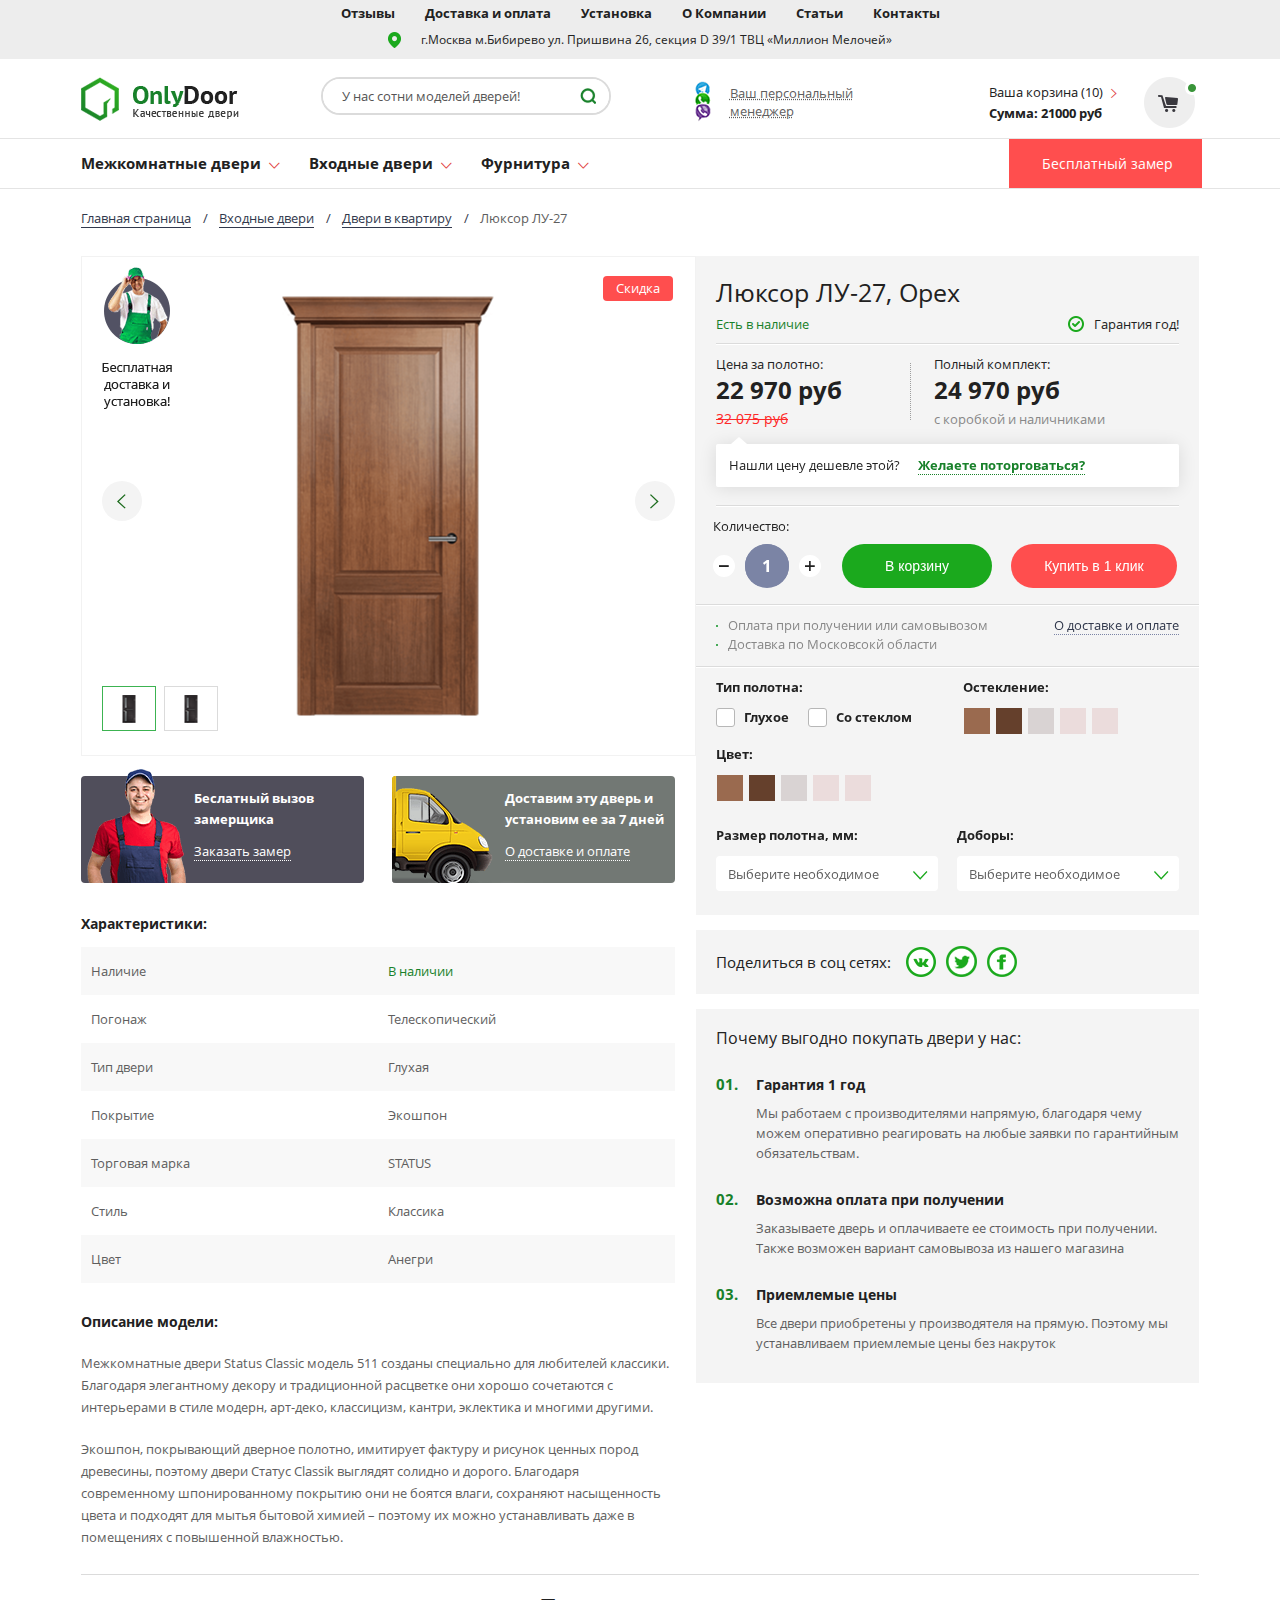
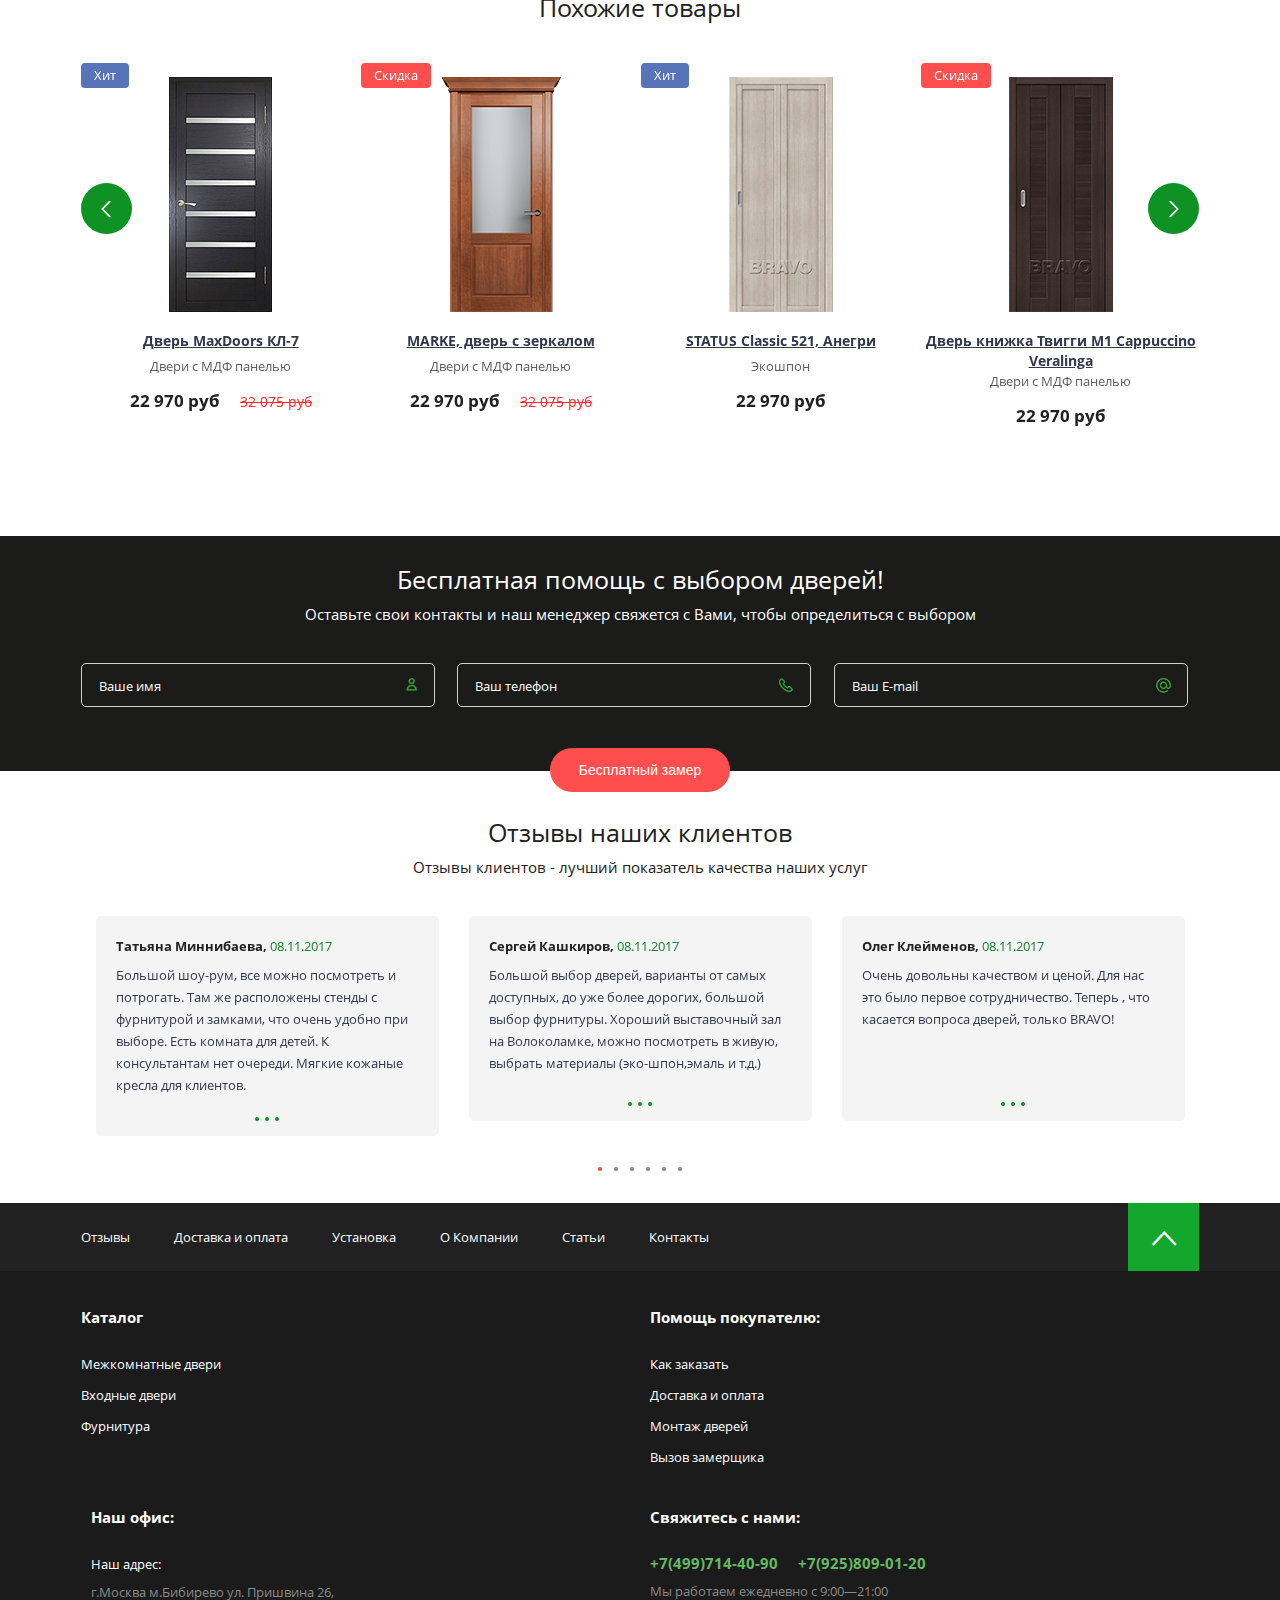
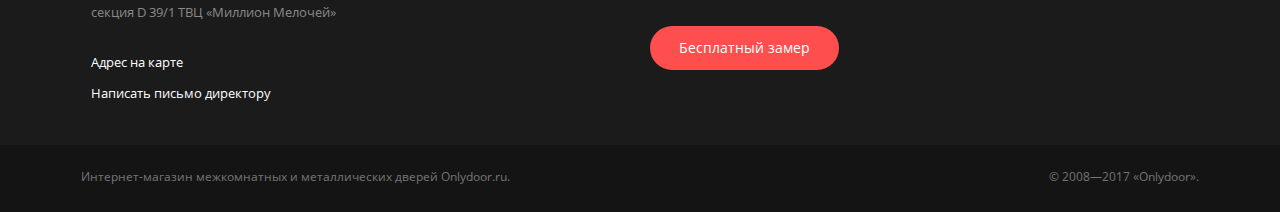
<file: card.html>
<!DOCTYPE html>

<html lang="ru">

<head>

	<meta charset="utf-8">
	<meta http-equiv="X-UA-Compatible" content="IE=edge" >
	<meta name="viewport" content="width=device-width, initial-scale=1.0">
	<meta name="description" content="">
	<link rel="stylesheet" type="text/css" href="style.css">
	<link rel="stylesheet" type="text/css" href="ionicons.css">
	<link rel="stylesheet" type="text/css" href="responsive.css">
	<link rel="stylesheet" type="text/css" href="slick/slick.css">
	<link rel="stylesheet" type="text/css" href="vendors/css/select2.css">
	<link rel="stylesheet" type="text/css" href="vendors/css/nouislider.css">
	<link rel="stylesheet" type="text/css" href="vendors/css/jquery.mCustomScrollbar.css">
	<script type="text/javascript" src="vendors/js/jquery.js"></script>
	<script type="text/javascript" src="slick/slick.js"></script>
	<script type="text/javascript" src="vendors/js/jquery.mCustomScrollbar.concat.min.js"></script>
	<script type="text/javascript" src="vendors/js/smoothscroll.js"></script>
	<script type="text/javascript" src="vendors/js/select2.js"></script>
	<script type="text/javascript" src="vendors/js/nouislider.min.js"></script>
	<script type="text/javascript" src="vendors/js/jquery.touchSwipe.min.js"></script>
	<script src="https://api-maps.yandex.ru/2.0-stable/?load=package.standard&lang=ru-RU" type="text/javascript"> </script>
	<link rel="icon" type="image/png" href="favicon/favicon.ico" sizes="16x16">
	<title>Only Door</title>

</head>


<body>

	<!-- Popups -->

	<!-- Отзыв -->
	<div class="popup-wrapp" id = "popup_1">
		<div class="popup-inner_wrapp scroll">
			<div class="popup">
				<button type="button" class="close-popup"></button>
				<div class="testimonial">
					<div class="testimonial-header">
						<p>Татьяна Миннибаева,  <span class="date">08.11.2017</span></p>
					</div>
					<div class="scroll-box">
						<p>Кри стиан Лоренцини, Кармела Пампалони (Carmela Pampaloni) и пиво Kronenbourg 1664 пригласили друзей в атмосферу тосканского лета! Любимый ресторан поклонников комфортного отдыха и песчаных пляжей итальянского курорта Forte dei Marmi , всего на пару дней переместился с тосканского побережья на Кутузовский проспект.</p>

						<p>Синьора Carmela и команда ресторана Bagno Annetta представили столичным гурманам гастрономические хиты респектабельного итальянского курорта. Гости ресторана Christian наслаждались знаменитым блюдом «Spagetti alle Arselle». Крошечные моллюски Арселле, которые водятся только в этой части побережья, специально доставили из Италии в Москву для приготовления фирменных блюд. Гостей так же удивляли другими блю</p>

						<p>Кри стиан Лоренцини, Кармела Пампалони (Carmela Pampaloni) и пиво Kronenbourg 1664 пригласили друзей в атмосферу тосканского лета! Любимый ресторан поклонников комфортного отдыха и песчаных пляжей итальянского курорта Forte dei Marmi , всего на пару дней переместился с тосканского побережья на Кутузовский проспект.</p>

						<p>Синьора Carmela и команда ресторана Bagno Annetta представили столичным гурманам гастрономические хиты респектабельного итальянского курорта. Гости ресторана Christian наслаждались знаменитым блюдом «Spagetti alle Arselle». Крошечные моллюски Арселле, которые водятся только в этой части побережья, специально доставили из Италии в Москву для приготовления фирменных блюд. Гостей так же удивляли другими блю</p>

						<p>Кри стиан Лоренцини, Кармела Пампалони (Carmela Pampaloni) и пиво Kronenbourg 1664 пригласили друзей в атмосферу тосканского лета! Любимый ресторан поклонников комфортного отдыха и песчаных пляжей итальянского курорта Forte dei Marmi , всего на пару дней переместился с тосканского побережья на Кутузовский проспект.</p>

						<p>Синьора Carmela и команда ресторана Bagno Annetta представили столичным гурманам гастрономические хиты респектабельного итальянского курорта. Гости ресторана Christian наслаждались знаменитым блюдом «Spagetti alle Arselle». Крошечные моллюски Арселле, которые водятся только в этой части побережья, специально доставили из Италии в Москву для приготовления фирменных блюд. Гостей так же удивляли другими блю</p>

						<p>Кри стиан Лоренцини, Кармела Пампалони (Carmela Pampaloni) и пиво Kronenbourg 1664 пригласили друзей в атмосферу тосканского лета! Любимый ресторан поклонников комфортного отдыха и песчаных пляжей итальянского курорта Forte dei Marmi , всего на пару дней переместился с тосканского побережья на Кутузовский проспект.</p>

						<p>Синьора Carmela и команда ресторана Bagno Annetta представили столичным гурманам гастрономические хиты респектабельного итальянского курорта. Гости ресторана Christian наслаждались знаменитым блюдом «Spagetti alle Arselle». Крошечные моллюски Арселле, которые водятся только в этой части побережья, специально доставили из Италии в Москву для приготовления фирменных блюд. Гостей так же удивляли другими блю</p>

						<p>Кри стиан Лоренцини, Кармела Пампалони (Carmela Pampaloni) и пиво Kronenbourg 1664 пригласили друзей в атмосферу тосканского лета! Любимый ресторан поклонников комфортного отдыха и песчаных пляжей итальянского курорта Forte dei Marmi , всего на пару дней переместился с тосканского побережья на Кутузовский проспект.</p>

						<p>Синьора Carmela и команда ресторана Bagno Annetta представили столичным гурманам гастрономические хиты респектабельного итальянского курорта. Гости ресторана Christian наслаждались знаменитым блюдом «Spagetti alle Arselle». Крошечные моллюски Арселле, которые водятся только в этой части побережья, специально доставили из Италии в Москву для приготовления фирменных блюд. Гостей так же удивляли другими блю</p>

					</div>
				</div>
			</div>
		</div>
	</div><!-- /Отзыв -->

	<!-- Ваша заявка принята -->
	<div class="popup-wrapp" id = "popup_2">
		<div class="popup-inner_wrapp scroll">
			<div class="popup succes">
				<button type="button" class="close-popup"></button>
				<div class="popup-header">
					<h3>Ваша заявка принята</h3>
					<p>Ваша заявка будет обработана в течение часа.<br /> Спасибо, что Вы с нами!</p>
				</div>
				<a href="#" class="red-pill">Вернуться на сайт</a>
			</div>
		</div>
	</div><!-- /Ваша заявка принята -->

	<!-- Заявка на замер -->
	<div class="popup-wrapp" id = "popup_3">
		<div class="popup-inner_wrapp scroll">
			<div class="popup">
				<button type="button" class="close-popup"></button>
				<div class="popup-header">
					<h3>Заявка на замер</h3>
					<p>Оставьте заявку и мы подберем недвижимость по вашим пожеланиям</p>
				</div>
				<div class="popup-form">
					<div class="input_wrapp">
						<label>Ваше имя:</label>
						<input type="text" placeholder="Как к Вам обращаться?">
					</div>
					<div class="clearfix two-inputs_wrapp">
						<div class="input_wrapp">
							<label>Номер телефона:</label>
							<input type="tel" placeholder="+7 xxx xxx xx xx">
						</div>
						<div class="input_wrapp">
							<label>E-mail:</label>
							<input type="email" placeholder="Ваш почтовый ящик">
						</div>
					</div>
					<div class="input_wrapp">
						<label>Ваш адрес:</label>
						<input type="text" placeholder="г. Москва, ул Советская, дом 5">
					</div>
					<div>
						<div class="checkbox_wrapp">
							<input type="checkbox" id="ch_1">
							<label for="ch_1"><span>Я согласен на обработку моих данных</span></label>
						</div>
					</div>
					<div class="submitbtn_wrapp">
						<button type="submit" class="red-pill">Отправить заявку</button>
					</div>
				</div>
			</div>
		</div>
	</div><!-- /Заявка на замер -->

	<!-- Ваш персональный менеджер -->
	<div class="popup-wrapp" id = "popup_4">
		<div class="popup-inner_wrapp scroll">
			<div class="popup">
				<button type="button" class="close-popup"></button>
				<div class="popup-header">
					<h3>Ваш персональный менеджер</h3>
					<div class="grey-box">
						<p>Мы всегда рады вашим звонкам!</p>
						<p><a href="tel:+74997144090" class="tel-link">+7 (499) 714-40-90</a></p>
						<ul class="inline-list">
							<li><i class="telegram"></i></li>
							<li><i class="viber"></i></li>
							<li><i class="whatsup"></i></li>
						</ul>
					</div>
					<p>Добавьте наш номер телефона в свой любимый месседжер и пользуйтесь всеми преимуществами моментальных сообщений.</p>
				</div>
				<div class="list_wrapp">
					<h3>Ваш персональный менеджер:</h3>
					<ul>
						<li>оформит заказ;</li>
						<li>даст рекомендации по выбору дверей;</li>
						<li>уведомит о текущем статусе исполнения заказа;</li>
						<li>проконсультирует по возможности доставки в отдаленные населённые пункты;</li>
						<li>ответит на все ваши вопросы.</li>
					</ul>
				</div>
				
			</div>
		</div>
	</div><!-- /Ваш персональный менеджер -->

	<!-- /Popups -->

	<div class="wrapper">

	<!-- Header -->
		
	<header>

		<div class="header-row row-1">

			<div class="row clearfix">
				<div class="col col-1 left">
					<div class="main-nav_wrapp scroll">
						<div class="align-right close-menu_wrapp">
							<button type="button" class="close-menu"><i class="ion-close"></i></button>
						</div>
						<div class="append-elem search-resp" data-append-elem = "1" ></div>
						<ul class="main-nav">
							<li><a href="#">Отзывы</a></li>
							<li><a href="#">Доставка и оплата</a></li>
							<li><a href="#">Установка</a></li>
							<li><a href="#">О Компании</a></li>
							<li><a href="#">Статьи</a></li>
							<li><a href="#">Контакты</a></li>
						</ul>
					</div>
				</div>
				<div class="col col-2 right align-right">
					<p><i class="map-marker-icon"></i>г.Москва м.Бибирево ул. Пришвина 26, секция D 39/1 ТВЦ «Миллион Мелочей»</p>
				</div>
			</div>

		</div>

		<div class="header-row row-2 resp-fixed">

			<div class="row offset-ziro">
				<div class="col col-1">
					<a class="logo" href="#">
						<img src="img/logo.png" alt="" />
					</a>
				</div>
				<div class="resp-col">
					<button class="respmenubtn">	
						<span></span>
						<span></span>
						<span></span>
					</button>
				</div>
				<div class="col col-2">
					<div class="append-elem"  data-append-desktop-elem = "1" data-min-screen = "768">
						<div class="search_wrapp">
							<form>
								<input type="text" placeholder="У нас сотни моделей дверей!" />
								<button type="button" class="search-btn"></button>
							</form>
						</div>
					</div>
				</div>
				<div class="col col-3">
					<div class="callback_1">
						<div class="col-1">
							<i class="connects-icon"></i>
						</div>
						<div class="col-2">
							<a href="#" data-show-popup = "popup_4" class="show_popup">Ваш персональный менеджер</a>
						</div>
					</div>
				</div>
				<div class="col col-4">
					<div class="callback_2">
						<div class="col-1">
							<i class="tel-icon"></i>
						</div>
						<div class="col-2">
							<a class="tel-link" href="tel:+74997144090">+7 (499) 714-40-90</a>
							<p>Работаем с 9.00 до 21.00</p>
						</div>
					</div>
				</div>
				<div class="col col-5 align-right">
					<a href="#" class="shop-card">
						<div class="shop-card-col-1">
							<p class="count">Ваша корзина <span class="count-goods">(10)</span> <i class="arrow-right ion-ios-arrow-right"></i></p>
							<p class="p-1">Сумма: <span class="goods-price">21000 руб</span></p>
						</div>
						<div class="shop-card-col-2">
							<i class="trash-icon"></i>
						</div>
					</a>
				</div>
			</div>

		</div>

		<div class="header-row row-3">

			<div class="row clearfix">
				
				<div class="catalog-resp_header">
					<!-- <h3>Каталог:</h3> -->
					<button type="button" class="green-pill catalog-btn">Каталог: <i class="ion-navicon"></i></button>
				</div>
				<div class="catalog-nav_wrapp scroll">
					<button type="button" class="close-catalog"><i class="ion-close"></i></button>
					<ul class="catalog-nav">
						<li>
							<a href="#" class="dropdown_item">Межкомнатные двери</a>
							<button type="button" class="dropdown-btn"></button>
							<div class="dropdown-menu">
								<div class="col">
									<div class="title_wrapp">
										<h3>Категории</h3>
									</div>
									<ul>
										<li><a href="#">Белые межкомнатные двери</a></li>
										<li><a href="#">Двери из массива</a></li>
										<li><a href="#">Ламинированные двери</a></li>
										<li><a href="#">Двери ПВХ</a></li>
										<li><a href="#">Двери из шпона</a></li>
										<li><a href="#">Двери экошпон</a></li>
										<li><a href="#">Складные двери книжка</a></li>
										<li><a href="#">Двери для бани и сауны</a></li>
										<li><a href="#">Стеклянные двери</a></li>
										<li><a href="#">Строительные двери</a></li>
									</ul>
								</div>
								<div class="col">
									<div class="title_wrapp">
										<h3>Бренды</h3>
									</div>
									<ul>
										<li><a href="#">LUXOR</a></li>
										<li><a href="#">Porta Prima</a></li>
										<li><a href="#">Profil Doors</a></li>
										<li><a href="#">Двери Статус</a></li>
										<li><a href="#">Арт Деко</a></li>
										<li><a href="#">Двери Оникс</a></li>
										<li><a href="#">Двери Дариано (Dariano)</a></li>
										<li><a href="#">Двери ОКА</a></li>
										<li><a href="#">Двери Valdo Puertas</a></li>
										<li><a href="#">VLaDOORs</a></li>
									</ul>
								</div>
								<div class="col">
									<div class="title_wrapp">
									</div>
									<ul>
										<li><a href="#">Двери Белоруссии</a></li>
										<li><a href="#">LiGa | Лига</a></li>
										<li><a href="#">Браво (BRAVO)</a></li>
										<li><a href="#">Гармония</a></li>
										<li><a href="#">Дверной Лидер</a></li>
										<li><a href="#">Покровские Двери</a></li>
									</ul>
								</div>
							</div>
						</li>
						<li>
							<a href="#" class="dropdown_item">Входные двери</a>
							<button type="button" class="dropdown-btn"></button>
							<div class="dropdown-menu">
								<div class="col">
									<div class="title_wrapp">
										<h3>Категории</h3>
									</div>
									<ul>
										<li><a href="#">Белые межкомнатные двери</a></li>
										<li><a href="#">Двери из массива</a></li>
										<li><a href="#">Ламинированные двери</a></li>
										<li><a href="#">Двери ПВХ</a></li>
										<li><a href="#">Двери из шпона</a></li>
										<li><a href="#">Двери экошпон</a></li>
										<li><a href="#">Складные двери книжка</a></li>
										<li><a href="#">Двери для бани и сауны</a></li>
										<li><a href="#">Стеклянные двери</a></li>
										<li><a href="#">Строительные двери</a></li>
									</ul>
								</div>
								<div class="col">
									<div class="title_wrapp">
										<h3>Бренды</h3>
									</div>
									<ul>
										<li><a href="#">LUXOR</a></li>
										<li><a href="#">Porta Prima</a></li>
										<li><a href="#">Profil Doors</a></li>
										<li><a href="#">Двери Статус</a></li>
										<li><a href="#">Арт Деко</a></li>
										<li><a href="#">Двери Оникс</a></li>
										<li><a href="#">Двери Дариано (Dariano)</a></li>
										<li><a href="#">Двери ОКА</a></li>
										<li><a href="#">Двери Valdo Puertas</a></li>
										<li><a href="#">VLaDOORs</a></li>
									</ul>
								</div>
								<div class="col">
									<div class="title_wrapp">
									</div>
									<ul>
										<li><a href="#">Двери Белоруссии</a></li>
										<li><a href="#">LiGa | Лига</a></li>
										<li><a href="#">Браво (BRAVO)</a></li>
										<li><a href="#">Гармония</a></li>
										<li><a href="#">Дверной Лидер</a></li>
										<li><a href="#">Покровские Двери</a></li>
									</ul>
								</div>
							</div>
						</li>
						<li>
							<a href="#" class="dropdown_item">Фурнитура</a>
							<button type="button" class="dropdown-btn"></button>
							<div class="dropdown-menu">
								<div class="col">
									<div class="title_wrapp">
										<h3>Категории</h3>
									</div>
									<ul>
										<li><a href="#">Белые межкомнатные двери</a></li>
										<li><a href="#">Двери из массива</a></li>
										<li><a href="#">Ламинированные двери</a></li>
										<li><a href="#">Двери ПВХ</a></li>
										<li><a href="#">Двери из шпона</a></li>
										<li><a href="#">Двери экошпон</a></li>
										<li><a href="#">Складные двери книжка</a></li>
										<li><a href="#">Двери для бани и сауны</a></li>
										<li><a href="#">Стеклянные двери</a></li>
										<li><a href="#">Строительные двери</a></li>
									</ul>
								</div>
								<div class="col">
									<div class="title_wrapp">
										<h3>Бренды</h3>
									</div>
									<ul>
										<li><a href="#">LUXOR</a></li>
										<li><a href="#">Porta Prima</a></li>
										<li><a href="#">Profil Doors</a></li>
										<li><a href="#">Двери Статус</a></li>
										<li><a href="#">Арт Деко</a></li>
										<li><a href="#">Двери Оникс</a></li>
										<li><a href="#">Двери Дариано (Dariano)</a></li>
										<li><a href="#">Двери ОКА</a></li>
										<li><a href="#">Двери Valdo Puertas</a></li>
										<li><a href="#">VLaDOORs</a></li>
									</ul>
								</div>
								<div class="col">
									<div class="title_wrapp">
									</div>
									<ul>
										<li><a href="#">Двери Белоруссии</a></li>
										<li><a href="#">LiGa | Лига</a></li>
										<li><a href="#">Браво (BRAVO)</a></li>
										<li><a href="#">Гармония</a></li>
										<li><a href="#">Дверной Лидер</a></li>
										<li><a href="#">Покровские Двери</a></li>
									</ul>
								</div>
							</div>
						</li>
					</ul>
				</div>
				<a href="#" class="free-call_btn show_popup" data-show-popup = "popup_3"><span>Бесплатный замер</span></a>
			</div>

		</div>
								
	</header>

	<!-- /Header -->

		<!-- Content -->
			<div class="content">

				<!-- Breadcrumbs -->

				<div class="breadcrumbs_wrapp">
					<div class="row">
						<ul class="breadcrumbs">
							<li><a href="#">Главная страница</a></li>
							<li><a href="#">Входные двери</a></li>
							<li><a href="#">Двери в квартиру</a></li>
							<li><a href="#">Люксор ЛУ-27</a></li>
						</ul>
					</div>
				</div>

				<!-- /Breadcrumbs -->

				<!-- Section 1 - Card Page -->

				<section>
					<div class="row">
						<div class="card-templ clearfix">
							<div class="col-1 left">
								<div class="card-slider_wrapp">
									<div class="slider-header">
										<i class="free-delivery_icon"></i>
										<div class="pink-pill">Скидка</div>
									</div>
									<div class="card-slider-big">
										<div class="slide">
											<img src="img/card_slider/good_01.png" alt="" />
										</div>
										<div class="slide">
											<img src="img/card_slider/good_02.png" alt="" />
										</div>
									</div>
									<div class="card-slider-miniatures_wrapp">
										<div class="card-slider-miniatures">
											<div class="slide">
												<img src="img/card_slider_miniatures/good_01.png" alt="" />
											</div>
											<div class="slide">
												<img src="img/card_slider_miniatures/good_02.png" alt="" />
											</div>
										</div>
									</div>
								</div>
								<div class="append-elem"  data-append-desktop-elem = "2" data-min-screen = "1024">
									<div class="good-descript">
										<div class="thumbnails_wrapp">
											<div class="thumbnails_1 thumbnails_1_1 offset-ziro set_height">
												<div class="thumb_1 grey thumb">
													<div class="inner thumb_1_2 thumb_1_2_small">
														<div class="col-1">
															<img src="img/worker_3.png" alt="" />
														</div>
														<div class="col-2">
															<p class="p-1">Беслатный вызов замерщика</p>
															<p><a href="#" class="show_popup" data-show-popup = "popup_3">Заказать замер</a></p>
														</div>
													</div>
												</div>
												<div class="thumb_1 thumb_1_4 grey-light thumb">
													<div class="inner">
														<div class="col-1">
															<img src="img/car.png" alt="" />
														</div>
														<div class="col-2">
															<p class="p-1">Доставим эту дверь и установим ее за 7 дней</p>
															<p><a href="#" class="show_popup" data-show-popup = "popup_3">О доставке и оплате</a></p>
														</div>
													</div>
												</div>
											</div>
										</div>
										<h4>Характеристики:</h4>
										<div class="table">
											<div class="table-row">
												<div class="table-cell">
													<p>Наличие</p>
												</div>
												<div class="table-cell">
													<p class="green">В наличии</p>
												</div>
											</div>
											<div class="table-row">
												<div class="table-cell">
													<p>Погонаж</p>
												</div>
												<div class="table-cell">
													<p>Телескопический</p>
												</div>
											</div>
											<div class="table-row">
												<div class="table-cell">
													<p>Тип двери</p>
												</div>
												<div class="table-cell">
													<p>Глухая</p>
												</div>
											</div>
											<div class="table-row">
												<div class="table-cell">
													<p>Покрытие</p>
												</div>
												<div class="table-cell">
													<p>Экошпон</p>
												</div>
											</div>
											<div class="table-row">
												<div class="table-cell">
													<p>Торговая марка</p>
												</div>
												<div class="table-cell">
													<p>STATUS</p>
												</div>
											</div>
											<div class="table-row">
												<div class="table-cell">
													<p>Стиль</p>
												</div>
												<div class="table-cell">
													<p>Классика</p>
												</div>
											</div>
											<div class="table-row">
												<div class="table-cell">
													<p>Цвет</p>
												</div>
												<div class="table-cell">
													<p>Анегри</p>
												</div>
											</div>
										</div>
										<h4>Описание модели:</h4>
										<p>Межкомнатные двери Status Classic модель 511 созданы специально для любителей классики. Благодаря элегантному декору и традиционной расцветке они хорошо сочетаются с интерьерами в стиле модерн, арт-деко, классицизм, кантри, эклектика и многими другими.</p>

										<p>Экошпон, покрывающий дверное полотно, имитирует фактуру и рисунок ценных пород древесины, поэтому двери Статус Classik выглядят солидно и дорого. Благодаря современному шпонированному покрытию они не боятся влаги, сохраняют насыщенность цвета и подходят для мытья бытовой химией – поэтому их можно устанавливать даже в помещениях с повышенной влажностью.</p>
									</div>
								</div>
							</div>
							<div class="col-2 right">
								<div class="card-inner">
									<form>
										<div class="card-row_inner">
											<div class="card-header card-row">
												<h2>Люксор ЛУ-27, Орех</h2>
												<div class="card-header-desc clearfix">
													<div class="col-1 left">
														<p class="green">Есть в наличие</p>
													</div>
													<div class="col-2 right">
														<p class="guaranty">Гарантия год!</p>
													</div>
												</div>
											</div>
											<div class="prices-box card-row">
												<div class="clearfix">
													<div class="col-1 left">
														<h3>Цена за полотно:</h3>
														<p class="price">22 970 руб</p>
														<div>
															<p class="old-price">32 075 руб</p>
														</div>
													</div>
													<div class="col-2 right">
														<h3>Полный комплект:</h3>
														<p class="price">24 970 руб</p>
														<p>с коробкой и наличниками</p>
													</div>
												</div>
												<div class="tooltip">
													<p>Нашли цену дешевле этой?</p>
													<p><a href="#">Желаете поторговаться?</a></p>
												</div>
											</div>										
											<div class="card-row">
												<div class="inline-elems card-inline-elems">
													<div class="col">
														<div class="count-box_wrapp">
															<h3>Количество:</h3>
															<div class="count-box">
																<button type="button" class="minus-btn"></button>
																<div class="count-num">
																	<input type="number" placeholder="1" />
																</div>
																<button type="button" class="plus-btn"></button>
															</div>
														</div>
													</div>
													<div class="col">
														<button type="submit" class="green-btn">В корзину</button>
													</div>
													<div class="col">
														<button type="button" class="red-pill">Купить в 1 клик</button>
													</div>
												</div>
											</div>
										</div>
										<div class="card-row two-cols">
											<div class="clearfix">
												<div class="col-1 left">
													<ol>
														<li>Оплата при получении или самовывозом</li>
														<li>Доставка по Московсокй области</li>
													</ol>
												</div>
												<div class="col-2 right">
													<p><a href="#">О доставке и оплате</a></p>
												</div>
											</div>
										</div>
										<div class="card-row two-cols_2 border-none">
											<div class="two-cols_2 clearfix">
												<div class="col-1 left">
													<h4>Тип полотна:</h4>
													<div class="card-checkboxes offset-ziro">
														<div class="checkbox-2">
															<input type="checkbox" id="ch_2" name="card_ch">
															<label for="ch_2">Глухое</label>
														</div>
														<div class="checkbox-2">
															<input type="checkbox" id="ch_3" name="card_ch">
															<label for="ch_3">Со стеклом</label>
														</div>
													</div>
												</div>
												<div class="col-2 right">
													<h4>Остекление:</h4>
													<div class="radio_wrapp">
														<div class="radio-color">
															<input type="radio" id="radio_1" name="card_radio_1">
															<label for="radio_1" style="background-color: #9a6a4f;"></label>
														</div>
														<div class="radio-color">
															<input type="radio" id="radio_2" name="card_radio_1">
															<label for="radio_2" style="background-color: #65402c;"></label>
														</div>
														<div class="radio-color">
															<input type="radio" id="radio_3" name="card_radio_1">
															<label for="radio_3" style="background-color: #d9d3d3;"></label>
														</div>
														<div class="radio-color">
															<input type="radio" id="radio_4" name="card_radio_1">
															<label for="radio_4" style="background-color: #ebdcdc;"></label>
														</div>
														<div class="radio-color">
															<input type="radio" id="radio_5" name="card_radio_1">
															<label for="radio_5" style="background-color: #ebdcdc;"></label>
														</div>
													</div>
												</div>
											</div>
											<div>
												<h4>Цвет:</h4>
												<div class="radio_wrapp">
													<div class="radio-color">
														<input type="radio" id="radio_6" name="card_radio_2">
														<label for="radio_6" style="background-color: #9a6a4f;"></label>
													</div>
													<div class="radio-color">
														<input type="radio" id="radio_7" name="card_radio_2">
														<label for="radio_7" style="background-color: #65402c;"></label>
													</div>
													<div class="radio-color">
														<input type="radio" id="radio_8" name="card_radio_2">
														<label for="radio_8" style="background-color: #d9d3d3;"></label>
													</div>
													<div class="radio-color">
														<input type="radio" id="radio_9" name="card_radio_2">
														<label for="radio_9" style="background-color: #ebdcdc;"></label>
													</div>
													<div class="radio-color">
														<input type="radio" id="radio_10" name="card_radio_2">
														<label for="radio_10" style="background-color: #ebdcdc;"></label>
													</div>
												</div>
											</div>
										</div>
										<div class="card-row two-cols_3">
											<div class="clearfix">
												<div class="col left">
													<div class="select_wrapp">
														<label>Размер полотна, мм:</label>
														<div class="select-box">
															<select data-placeholder="Выберите необходимое">
																<option></option>
																<option>600 х 2000</option>
																<option>700 х 2000</option>
																<option>800 х 2000</option>
																<option>900 х 2000</option>
															</select>
														</div>
													</div>
												</div>
												<div class="col right">
													<div class="select_wrapp">
														<label>Доборы:</label>
														<div class="select-box">
															<select data-placeholder="Выберите необходимое">
																<option></option>
																<option>Пункт 1</option>
																<option>Пункт 2</option>
																<option>Пункт 3</option>
																<option>Пункт 4</option>
															</select>
														</div>
													</div>
												</div>
											</div>
										</div>
									</form>
								</div>
								<div class="card-inner">
									<div class="card-row">
										<div class="soc-links_wrapp">
											<p>Поделиться в соц сетях:</p>
											<ul class="soc-list">
												<li><a href="#"><i class="vk"></i></a></li>
												<li><a href="#"><i class="twitter"></i></a></li>
												<li><a href="#"><i class="facebook"></i></a></li>
											</ul>
										</div>
									</div>
								</div>
								<div class="card-inner">
									<div class="card-row advertisements">
										<h3>Почему выгодно покупать двери у нас:</h3>
										<div class="advertisement-item">
											<div class="col-1">
												<p>01.</p>
											</div>
											<div class="col-2">
												<h3>Гарантия 1 год</h3>
												<p>Мы работаем с производителями напрямую, благодаря чему можем оперативно реагировать на любые заявки по гарантийным обязательствам.</p>
											</div>
										</div>
										<div class="advertisement-item">
											<div class="col-1">
												<p>02.</p>
											</div>
											<div class="col-2">
												<h3>Возможна оплата при получении</h3>
												<p>Заказываете дверь и оплачиваете ее стоимость при получении. Также возможен вариант самовывоза из нашего магазина</p>
											</div>
										</div>
										<div class="advertisement-item">
											<div class="col-1">
												<p>03.</p>
											</div>
											<div class="col-2">
												<h3>Приемлемые цены</h3>
												<p>Все двери приобретены у производятеля на прямую. Поэтому мы устанавливаем приемлемые цены без накруток</p>
											</div>
										</div>
									</div>
								</div>
							</div>
						</div>
						<div class="append-elem" data-append-elem = "2" ></div>
					</div>
				</section>

				<!-- /Section 1 - Card Page -->

				<!-- Section 2 - Card Page -->

				<section>
					<div class="row">
						<div class="header-h2">						
							<h2>Похожие товары</h2>
						</div>
						<div class="slider-3">
							<div class="thumb_3">
								<a href="#" class="inner">
									<div class="blue-pill">Хит</div>
									<div class="desc_wrapp">										
										<div class="img-box">
											<img src="img/good_03.png" alt="" />
										</div>
										<div class="descript">
											<div>
												<p class="p-1">Дверь MaxDoors КЛ-7</p>
											</div>
											<div>
												<p>Двери с МДФ панелью</p>
											</div>
											<div class="price-row">
												<p>22 970 руб</p>
												<p class="old-price">32 075 руб</p>
											</div>										
										</div>
									</div>
									<div class="thumb-footer">
										<div class="green-pill">Купить</div>
									</div>
								</a>
							</div>
							<div class="thumb_3">
								<a href="#" class="inner">
									<div class="pink-pill">Скидка</div>
									<div class="desc_wrapp">										
										<div class="img-box">
											<img src="img/good_05.png" alt="" />
										</div>
										<div class="descript">
											<div>
												<p class="p-1">MARKE, дверь с зеркалом</p>
											</div>
											<div>
												<p>Двери с МДФ панелью</p>
											</div>
											<div class="price-row">
												<p>22 970 руб</p>
												<p class="old-price">32 075 руб</p>
											</div>										
										</div>
									</div>
									<div class="thumb-footer">
										<div class="green-pill">Купить</div>
									</div>
								</a>
							</div>
							<div class="thumb_3">
								<a href="#" class="inner">
									<div class="blue-pill">Хит</div>
									<div class="desc_wrapp">										
										<div class="img-box">
											<img src="img/good_06.png" alt="" />
										</div>
										<div class="descript">
											<div>
												<p class="p-1">STATUS Classiс 521, Анегри</p>
											</div>
											<div>
												<p>Экошпон</p>
											</div>
											<div class="price-row">
												<p>22 970 руб</p>
											</div>										
										</div>
									</div>
									<div class="thumb-footer">
										<div class="green-pill">Купить</div>
									</div>
								</a>
							</div>
							<div class="thumb_3">
								<a href="#" class="inner">
									<div class="pink-pill">Скидка</div>
									<div class="desc_wrapp">										
										<div class="img-box">
											<img src="img/good_07.png" alt="" />
										</div>
										<div class="descript">
											<div>
												<p class="p-1">Дверь книжка Твигги M1 Cappuccino Veralinga</p>
											</div>
											<div>
												<p>Двери с МДФ панелью</p>
											</div>
											<div class="price-row">
												<p>22 970 руб</p>
											</div>	
										</div>
									</div>
									<div class="thumb-footer">
										<div class="green-pill">Купить</div>
									</div>
								</a>
							</div>
							<div class="thumb_3">
								<a href="#" class="inner">
									<div class="pink-pill">Скидка</div>
									<div class="desc_wrapp">										
										<div class="img-box">
											<img src="img/good_08.png" alt="" />
										</div>
										<div class="descript">
											<div>
												<p class="p-1">MARKE, дверь с зеркалом</p>
											</div>
											<div>
												<p>Двери с МДФ панелью</p>
											</div>
											<div class="price-row">
												<p>22 970 руб</p>
												<p class="old-price">32 075 руб</p>
											</div>										
										</div>
									</div>
									<div class="thumb-footer">
										<div class="green-pill">Купить</div>
									</div>
								</a>
							</div>
							<div class="thumb_3">
								<a href="#" class="inner">
									<div class="pink-pill">Скидка</div>
									<div class="desc_wrapp">										
										<div class="img-box">
											<img src="img/good_09.png" alt="" />
										</div>
										<div class="descript">
											<div>
												<p class="p-1">MARKE, дверь с зеркалом</p>
											</div>
											<div>
												<p>Двери с МДФ панелью</p>
											</div>
											<div class="price-row">
												<p>22 970 руб</p>
												<p class="old-price">32 075 руб</p>
											</div>										
										</div>
									</div>
									<div class="thumb-footer">
										<div class="green-pill">Купить</div>
									</div>
								</a>
							</div>
							<div class="thumb_3">
								<a href="#" class="inner">
									<div class="pink-pill">Скидка</div>
									<div class="desc_wrapp">										
										<div class="img-box">
											<img src="img/good_10.png" alt="" />
										</div>
										<div class="descript">
											<div>
												<p class="p-1">MARKE, дверь с зеркалом</p>
											</div>
											<div>
												<p>Двери с МДФ панелью</p>
											</div>
											<div class="price-row">
												<p>22 970 руб</p>
												<p class="old-price">32 075 руб</p>
											</div>
										</div>
									</div>
									<div class="thumb-footer">
										<div class="green-pill">Купить</div>
									</div>
								</a>
							</div>
							<div class="thumb_3">
								<a href="#" class="inner">
									<div class="pink-pill">Скидка</div>
									<div class="desc_wrapp">										
										<div class="img-box">
											<img src="img/good_04.png" alt="" />
										</div>
										<div class="descript">
											<div>
												<p class="p-1">MARKE, дверь с зеркалом</p>
											</div>
											<div>
												<p>Двери с МДФ панелью</p>
											</div>
											<div class="price-row">
												<p>22 970 руб</p>
												<p class="old-price">32 075 руб</p>
											</div>											
										</div>
									</div>
									<div class="thumb-footer">
										<div class="green-pill">Купить</div>
									</div>
								</a>
							</div>
						</div>
					</div>
				</section>

				<!-- /Section 2 - Card Page -->

				<!-- Section 4 - Card Page -->

				<section class="section-4 section-4_card">
					<div class="row">
						<div class="header-h2 light">
							<h2>Бесплатная помощь с выбором дверей!</h2>
							<p>Оставьте свои контакты и наш менеджер свяжется с Вами, чтобы определиться с выбором</p>
						</div>
						<form>
							<div class="form-inputs_wrapp">
								<div class="inner offset-ziro">
									<div class="input-field">
										<input type="text" placeholder="Ваше имя">
										<i class="user"></i>
									</div>
									<div class="input-field">
										<input type="tel" placeholder="Ваш телефон">
										<i class="phone"></i>
									</div>
									<div class="input-field">
										<input type="tel" placeholder="Ваш E-mail">
										<i class="at"></i>
									</div>
								</div>
							</div>
							<div class="red-pill_wrapp">
								<button type="submit" class="red-pill">Бесплатный замер</button>
							</div>
						</form>
					</div>
				</section>

				<!-- /Section 4 - Card Page -->

				<!-- Section 5 -->

				<section class="section-5">
					<div class="row">
						<div class="header-h2">
							<h2>Отзывы наших клиентов</h2>
							<p>Отзывы клиентов - лучший показатель качества наших услуг</p>
						</div>
						<div class="slider-2_wrapp">
							<div class="slider-2 slider_2_2">
								<div class="testimonial">
									<div class="inner">
										<div class="testimonial-header">
											<p>Татьяна Миннибаева, <span class="date">08.11.2017</span></p>
										</div>
										<p>Большой шоу-рум, все можно посмотреть и потрогать. Там же расположены стенды с фурнитурой и замками, что очень удобно при выборе. Есть комната для детей. К консультантам нет очереди. Мягкие кожаные кресла для клиентов.</p>
										<div class="more-link_wrapp">
											<a href="#" class="more-dots-link show_popup"  data-show-popup = "popup_1"></a>
										</div>
									</div>
								</div>
								<div class="testimonial">
									<div class="inner">
										<div class="testimonial-header">
											<p>Сергей Кашкиров, <span class="date">08.11.2017</span></p>
										</div>
										<p>Большой выбор дверей, варианты от самых доступных, до уже более дорогих, большой выбор фурнитуры. Хороший выставочный зал на Волоколамке, можно посмотреть в живую, выбрать материалы (эко-шпон,эмаль и т.д.)</p>
										<div class="more-link_wrapp">
											<a href="#" class="more-dots-link show_popup"  data-show-popup = "popup_1"></a>
										</div>
									</div>
								</div>
								<div class="testimonial">
									<div class="inner">
										<div class="testimonial-header">
											<p>Олег Клейменов, <span class="date">08.11.2017</span></p>
										</div>
										<p>Очень довольны качеством и ценой. Для нас это было первое сотрудничество. Теперь , что касается вопроса дверей, только BRAVO!</p>
										<div class="more-link_wrapp">
											<a href="#" class="more-dots-link show_popup"  data-show-popup = "popup_1"></a>
										</div>
									</div>
								</div>
								<div class="testimonial">
									<div class="inner">
										<div class="testimonial-header">
											<p>Татьяна Миннибаева, <span class="date">08.11.2017</span></p>
										</div>
										<p>Большой шоу-рум, все можно посмотреть и потрогать. Там же расположены стенды с фурнитурой и замками, что очень удобно при выборе. Есть комната для детей. К консультантам нет очереди. Мягкие кожаные кресла для клиентов.</p>
										<div class="more-link_wrapp">
											<a href="#" class="more-dots-link show_popup"  data-show-popup = "popup_1"></a>
										</div>
									</div>
								</div>
								<div class="testimonial">
									<div class="inner">
										<div class="testimonial-header">
											<p>Сергей Кашкиров, <span class="date">08.11.2017</span></p>
										</div>
										<p>Большой выбор дверей, варианты от самых доступных, до уже более дорогих, большой выбор фурнитуры. Хороший выставочный зал на Волоколамке, можно посмотреть в живую, выбрать материалы (эко-шпон,эмаль и т.д.)</p>
										<div class="more-link_wrapp">
											<a href="#" class="more-dots-link show_popup"  data-show-popup = "popup_1"></a>
										</div>
									</div>
								</div>
								<div class="testimonial">
									<div class="inner">
										<div class="testimonial-header">
											<p>Олег Клейменов, <span class="date">08.11.2017</span></p>
										</div>
										<p>Очень довольны качеством и ценой. Для нас это было первое сотрудничество. Теперь , что касается вопроса дверей, только BRAVO!</p>
										<div class="more-link_wrapp">
											<a href="#" class="more-dots-link show_popup"  data-show-popup = "popup_1"></a>
										</div>
									</div>
								</div>
							</div>
						</div>
					</div>
				</section>

				<!-- /Section 5 -->

			</div>
		<!-- /Content -->

		<!-- Footer -->

		<footer class="footer">

			<div class="footer-row row-1">
				<div class="row">
					<div class="footer-nav_wrapp">
						<ul class="footer-nav">
							<li><a href="#">Отзывы</a></li>
							<li><a href="#">Доставка и оплата</a></li>
							<li><a href="#">Установка</a></li>
							<li><a href="#">О Компании</a></li>
							<li><a href="#">Статьи</a></li>
							<li><a href="#">Контакты</a></li>
						</ul>
						<button type="button" class="scroll-btn top_btn">
							<i class="ion-ios-arrow-up"></i>
						</button>
					</div>					
				</div>
			</div>

			<div class="footer-row row-2">
				<div class="row clearfix">
					<div class="col col-1 left">
						<h3>Каталог</h3>
						<ul>
							<li><a href="#">Межкомнатные двери</a></li>
							<li><a href="#">Входные двери</a></li>
							<li><a href="#">Фурнитура</a></li>
						</ul>
					</div>
					<div class="col col-2 left">
						<h3>Помощь покупателю:</h3>
						<ul>
							<li><a href="#">Как заказать</a></li>
							<li><a href="#">Доставка и оплата</a></li>
							<li><a href="#">Монтаж дверей</a></li>
							<li><a href="#">Вызов замерщика</a></li>
						</ul>
					</div>
					<div class="col col-3 left">
						<h3>Наш офис:</h3>
						<div class="info-box">
							<h3>Наш адрес:</h3>
							<p>г.Москва м.Бибирево ул. Пришвина 26,<br />секция D 39/1 ТВЦ «Миллион Мелочей»</p>
						</div>
						<ul>
							<li><a href="#">Адрес на карте</a></li>
							<li><a href="#">Написать письмо директору</a></li>
						</ul>
					</div>
					<div class="col col-4 left">
						<h3>Свяжитесь с нами:</h3>
						<div class="thumbnails_wrapp">
							<ul class="tels-nav">
								<li><a href="tel:+74997144090">+7(499)714-40-90</a></li>
								<li><a href="tel:+79258090120">+7(925)809-01-20</a></li>
							</ul>
						</div>
						<p>Мы работаем ежедневно с 9:00—21:00</p>
						<a href="#" class="red-pill show_popup"  data-show-popup = "popup_3">Бесплатный замер</a>
					</div>
				</div>
			</div>

			<div class="footer-row row-3">
				<div class="row clearfix">
					<div class="col col-1 left">
						<p>Интернет-магазин межкомнатных и металлических дверей Onlydoor.ru.</p>
					</div>
					<div class="col col-2 right align-right">
						<p>&copy; 2008—2017 «Onlydoor».</p>
					</div>
				</div>
			</div>

		</footer>

		<!-- /Footer -->

		<script src="js/scripts.js"></script>
		<script src="js/additional_scripts.js"></script>
		<script src="js/map.js"></script>
	
	</div>

</body>
</html>
</file>
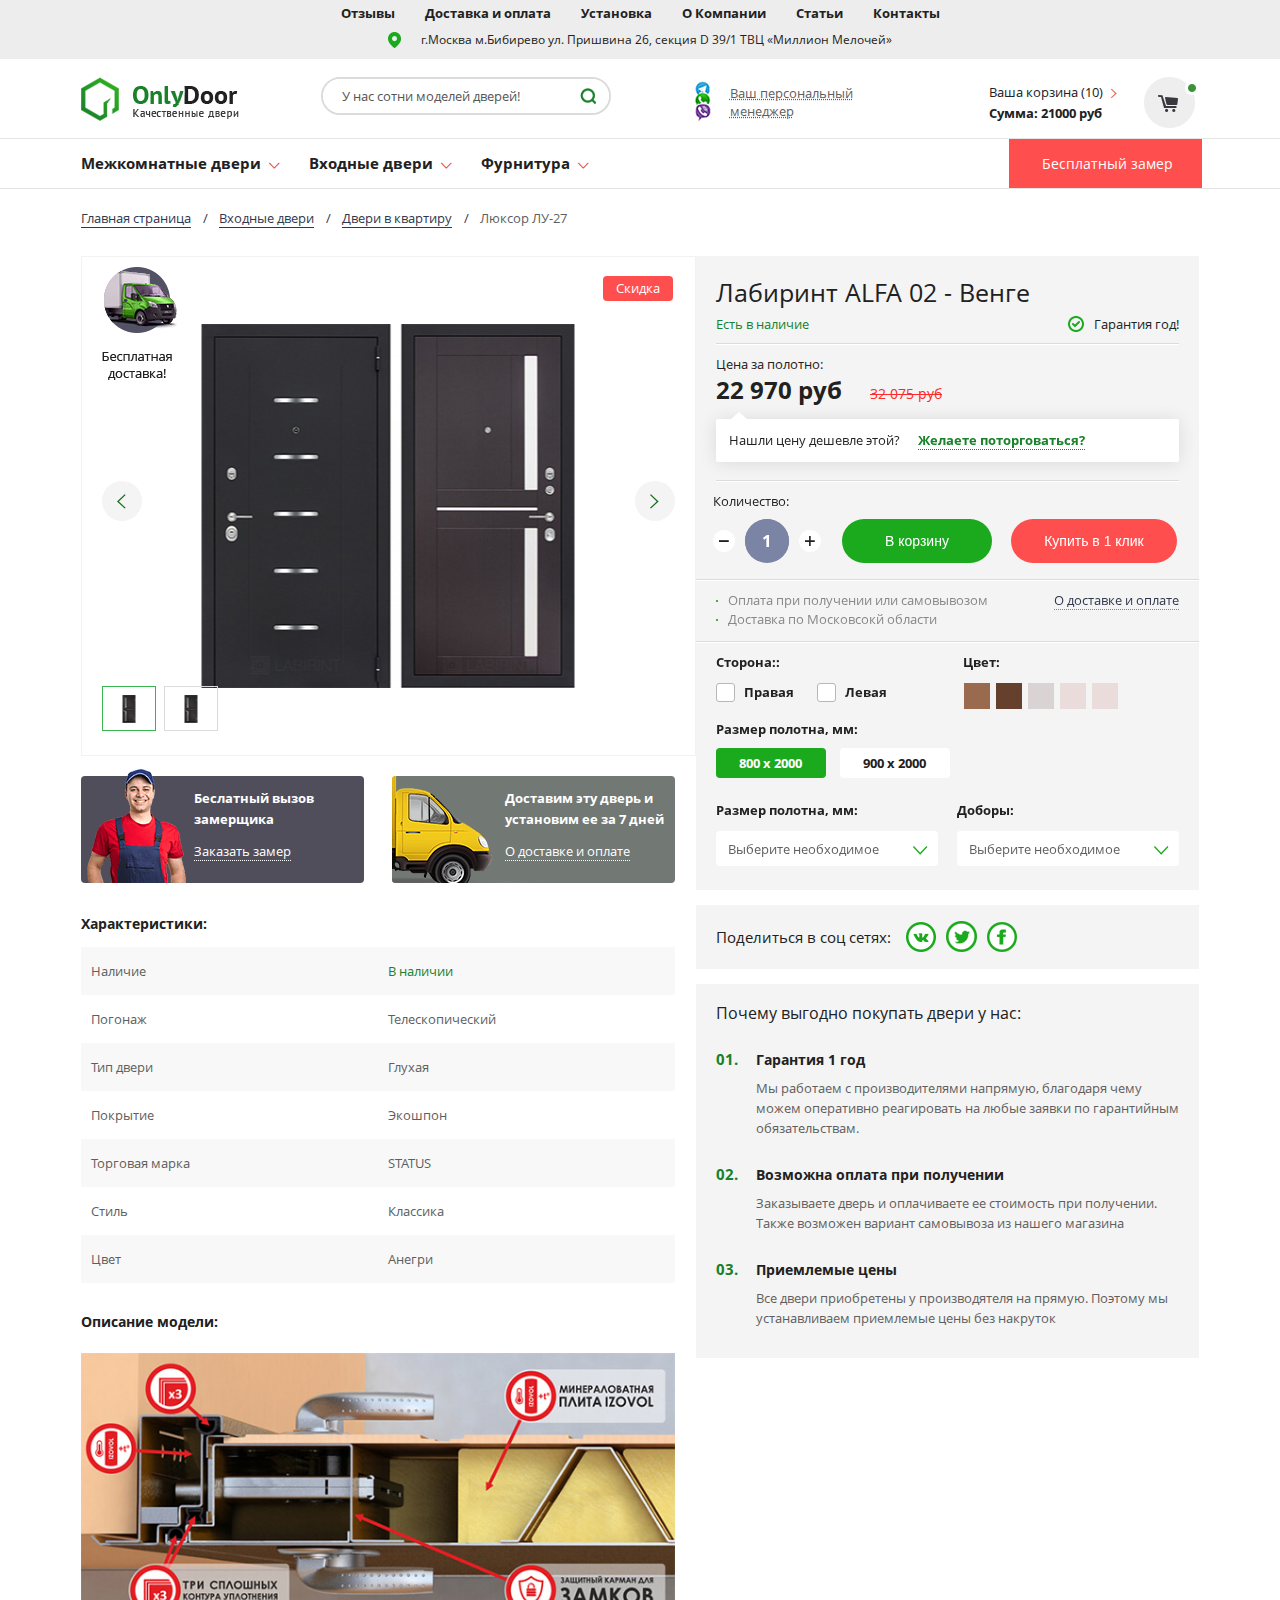
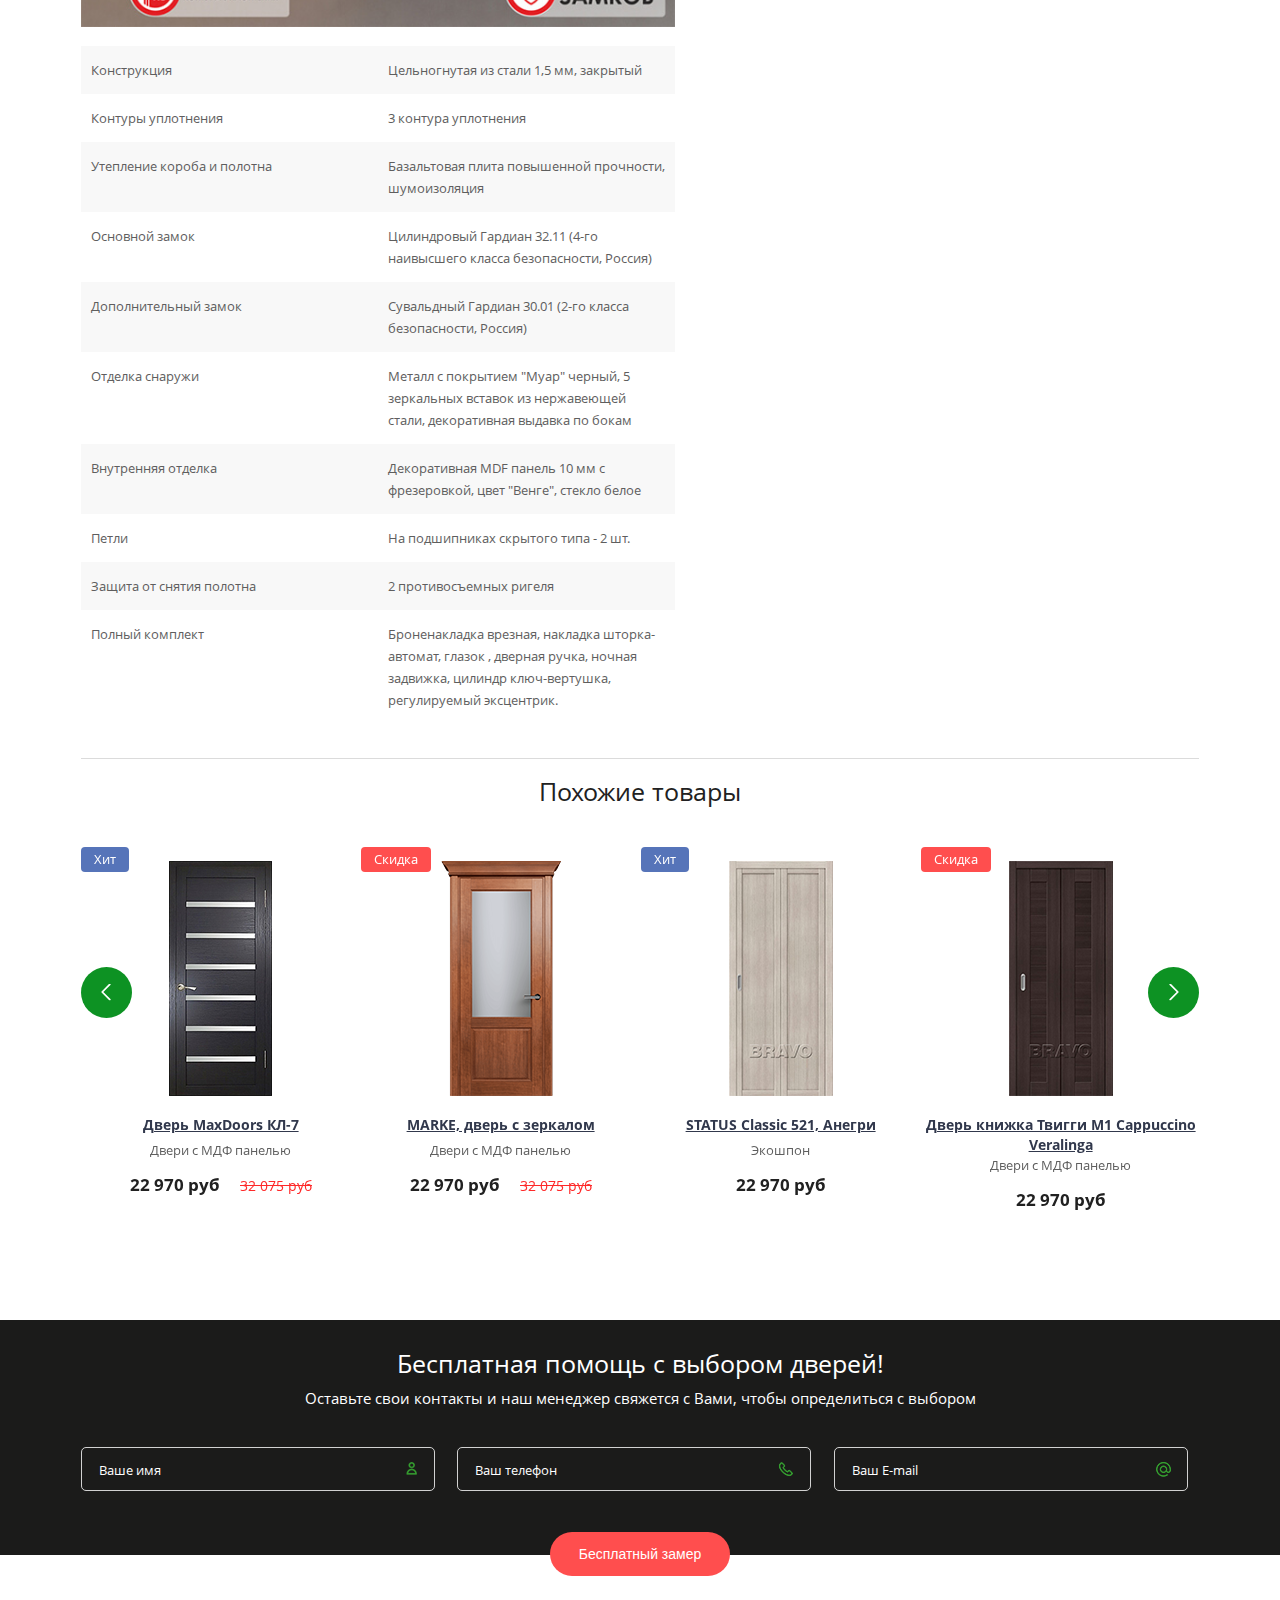
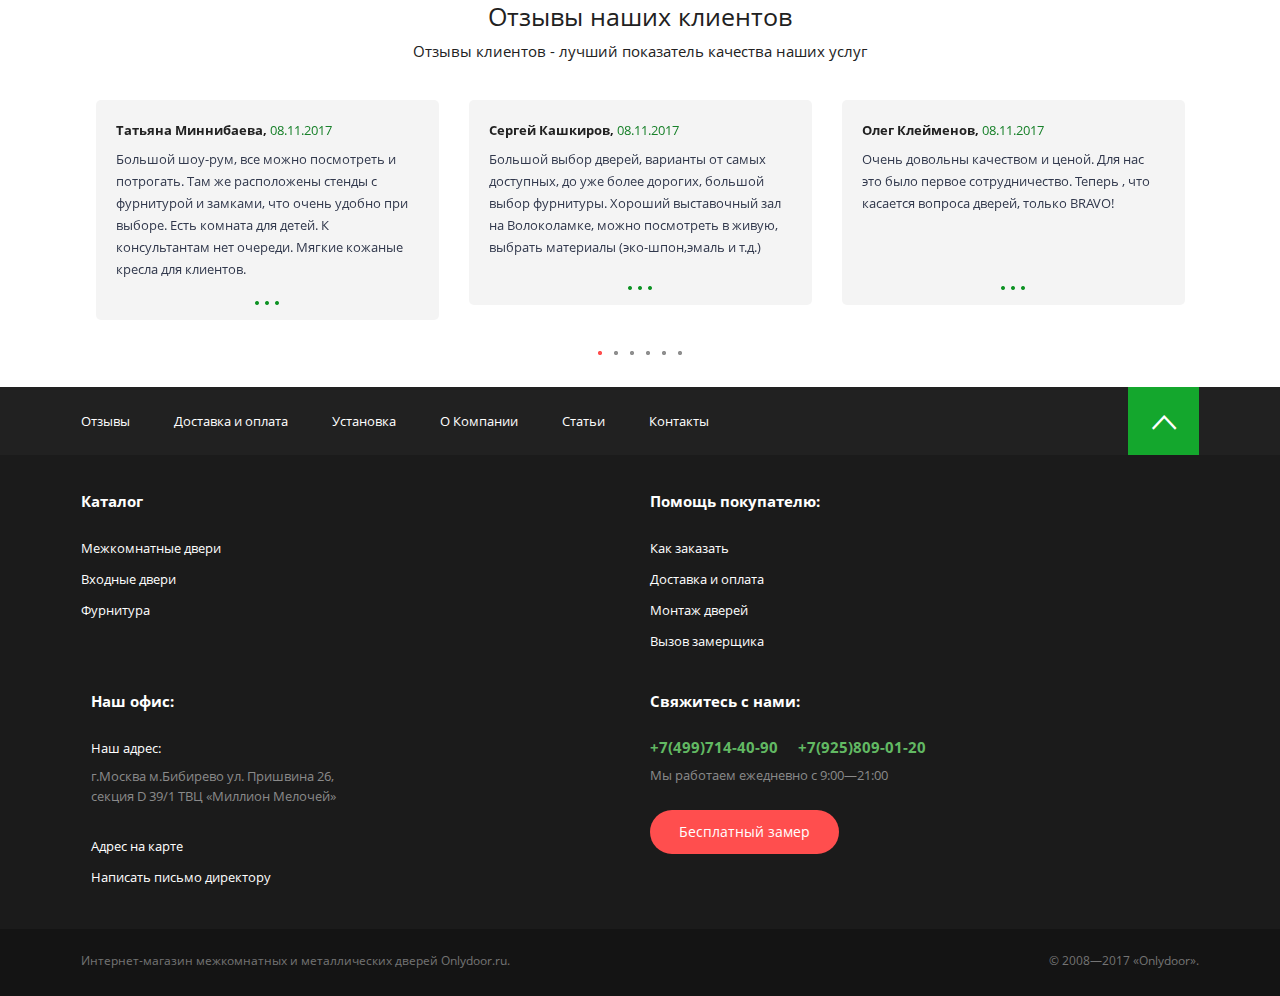
<file: card_2.html>
<!DOCTYPE html>

<html lang="ru">

<head>

	<meta charset="utf-8">
	<meta http-equiv="X-UA-Compatible" content="IE=edge" >
	<meta name="viewport" content="width=device-width, initial-scale=1.0">
	<meta name="description" content="">
	<link rel="stylesheet" type="text/css" href="style.css">
	<link rel="stylesheet" type="text/css" href="ionicons.css">
	<link rel="stylesheet" type="text/css" href="responsive.css">
	<link rel="stylesheet" type="text/css" href="slick/slick.css">
	<link rel="stylesheet" type="text/css" href="vendors/css/select2.css">
	<link rel="stylesheet" type="text/css" href="vendors/css/nouislider.css">
	<link rel="stylesheet" type="text/css" href="vendors/css/jquery.mCustomScrollbar.css">
	<script type="text/javascript" src="vendors/js/jquery.js"></script>
	<script type="text/javascript" src="slick/slick.js"></script>
	<script type="text/javascript" src="vendors/js/jquery.mCustomScrollbar.concat.min.js"></script>
	<script type="text/javascript" src="vendors/js/smoothscroll.js"></script>
	<script type="text/javascript" src="vendors/js/select2.js"></script>
	<script type="text/javascript" src="vendors/js/nouislider.min.js"></script>
	<script type="text/javascript" src="vendors/js/jquery.touchSwipe.min.js"></script>
	<script src="https://api-maps.yandex.ru/2.0-stable/?load=package.standard&lang=ru-RU" type="text/javascript"> </script>
	<link rel="icon" type="image/png" href="favicon/favicon.ico" sizes="16x16">
	<title>Only Door</title>

</head>

<body>

	<!-- Popups -->

	<!-- Отзыв -->
	<div class="popup-wrapp" id = "popup_1">
		<div class="popup-inner_wrapp scroll">
			<div class="popup">
				<button type="button" class="close-popup"></button>
				<div class="testimonial">
					<div class="testimonial-header">
						<p>Татьяна Миннибаева,  <span class="date">08.11.2017</span></p>
					</div>
					<div class="scroll-box">
						<p>Кри стиан Лоренцини, Кармела Пампалони (Carmela Pampaloni) и пиво Kronenbourg 1664 пригласили друзей в атмосферу тосканского лета! Любимый ресторан поклонников комфортного отдыха и песчаных пляжей итальянского курорта Forte dei Marmi , всего на пару дней переместился с тосканского побережья на Кутузовский проспект.</p>

						<p>Синьора Carmela и команда ресторана Bagno Annetta представили столичным гурманам гастрономические хиты респектабельного итальянского курорта. Гости ресторана Christian наслаждались знаменитым блюдом «Spagetti alle Arselle». Крошечные моллюски Арселле, которые водятся только в этой части побережья, специально доставили из Италии в Москву для приготовления фирменных блюд. Гостей так же удивляли другими блю</p>

						<p>Кри стиан Лоренцини, Кармела Пампалони (Carmela Pampaloni) и пиво Kronenbourg 1664 пригласили друзей в атмосферу тосканского лета! Любимый ресторан поклонников комфортного отдыха и песчаных пляжей итальянского курорта Forte dei Marmi , всего на пару дней переместился с тосканского побережья на Кутузовский проспект.</p>

						<p>Синьора Carmela и команда ресторана Bagno Annetta представили столичным гурманам гастрономические хиты респектабельного итальянского курорта. Гости ресторана Christian наслаждались знаменитым блюдом «Spagetti alle Arselle». Крошечные моллюски Арселле, которые водятся только в этой части побережья, специально доставили из Италии в Москву для приготовления фирменных блюд. Гостей так же удивляли другими блю</p>

						<p>Кри стиан Лоренцини, Кармела Пампалони (Carmela Pampaloni) и пиво Kronenbourg 1664 пригласили друзей в атмосферу тосканского лета! Любимый ресторан поклонников комфортного отдыха и песчаных пляжей итальянского курорта Forte dei Marmi , всего на пару дней переместился с тосканского побережья на Кутузовский проспект.</p>

						<p>Синьора Carmela и команда ресторана Bagno Annetta представили столичным гурманам гастрономические хиты респектабельного итальянского курорта. Гости ресторана Christian наслаждались знаменитым блюдом «Spagetti alle Arselle». Крошечные моллюски Арселле, которые водятся только в этой части побережья, специально доставили из Италии в Москву для приготовления фирменных блюд. Гостей так же удивляли другими блю</p>

						<p>Кри стиан Лоренцини, Кармела Пампалони (Carmela Pampaloni) и пиво Kronenbourg 1664 пригласили друзей в атмосферу тосканского лета! Любимый ресторан поклонников комфортного отдыха и песчаных пляжей итальянского курорта Forte dei Marmi , всего на пару дней переместился с тосканского побережья на Кутузовский проспект.</p>

						<p>Синьора Carmela и команда ресторана Bagno Annetta представили столичным гурманам гастрономические хиты респектабельного итальянского курорта. Гости ресторана Christian наслаждались знаменитым блюдом «Spagetti alle Arselle». Крошечные моллюски Арселле, которые водятся только в этой части побережья, специально доставили из Италии в Москву для приготовления фирменных блюд. Гостей так же удивляли другими блю</p>

						<p>Кри стиан Лоренцини, Кармела Пампалони (Carmela Pampaloni) и пиво Kronenbourg 1664 пригласили друзей в атмосферу тосканского лета! Любимый ресторан поклонников комфортного отдыха и песчаных пляжей итальянского курорта Forte dei Marmi , всего на пару дней переместился с тосканского побережья на Кутузовский проспект.</p>

						<p>Синьора Carmela и команда ресторана Bagno Annetta представили столичным гурманам гастрономические хиты респектабельного итальянского курорта. Гости ресторана Christian наслаждались знаменитым блюдом «Spagetti alle Arselle». Крошечные моллюски Арселле, которые водятся только в этой части побережья, специально доставили из Италии в Москву для приготовления фирменных блюд. Гостей так же удивляли другими блю</p>

					</div>
				</div>
			</div>
		</div>
	</div><!-- /Отзыв -->

	<!-- Ваша заявка принята -->
	<div class="popup-wrapp" id = "popup_2">
		<div class="popup-inner_wrapp scroll">
			<div class="popup succes">
				<button type="button" class="close-popup"></button>
				<div class="popup-header">
					<h3>Ваша заявка принята</h3>
					<p>Ваша заявка будет обработана в течение часа.<br /> Спасибо, что Вы с нами!</p>
				</div>
				<a href="#" class="red-pill">Вернуться на сайт</a>
			</div>
		</div>
	</div><!-- /Ваша заявка принята -->

	<!-- Заявка на замер -->
	<div class="popup-wrapp" id = "popup_3">
		<div class="popup-inner_wrapp scroll">
			<div class="popup">
				<button type="button" class="close-popup"></button>
				<div class="popup-header">
					<h3>Заявка на замер</h3>
					<p>Оставьте заявку и мы подберем недвижимость по вашим пожеланиям</p>
				</div>
				<div class="popup-form">
					<div class="input_wrapp">
						<label>Ваше имя:</label>
						<input type="text" placeholder="Как к Вам обращаться?">
					</div>
					<div class="clearfix two-inputs_wrapp">
						<div class="input_wrapp">
							<label>Номер телефона:</label>
							<input type="tel" placeholder="+7 xxx xxx xx xx">
						</div>
						<div class="input_wrapp">
							<label>E-mail:</label>
							<input type="email" placeholder="Ваш почтовый ящик">
						</div>
					</div>
					<div class="input_wrapp">
						<label>Ваш адрес:</label>
						<input type="text" placeholder="г. Москва, ул Советская, дом 5">
					</div>
					<div>
						<div class="checkbox_wrapp">
							<input type="checkbox" id="ch_1">
							<label for="ch_1"><span>Я согласен на обработку моих данных</span></label>
						</div>
					</div>
					<div class="submitbtn_wrapp">
						<button type="submit" class="red-pill">Отправить заявку</button>
					</div>
				</div>
			</div>
		</div>
	</div><!-- /Заявка на замер -->

	<!-- Ваш персональный менеджер -->
	<div class="popup-wrapp" id = "popup_4">
		<div class="popup-inner_wrapp scroll">
			<div class="popup">
				<button type="button" class="close-popup"></button>
				<div class="popup-header">
					<h3>Ваш персональный менеджер</h3>
					<div class="grey-box">
						<p>Мы всегда рады вашим звонкам!</p>
						<p><a href="tel:+74997144090" class="tel-link">+7 (499) 714-40-90</a></p>
						<ul class="inline-list">
							<li><i class="telegram"></i></li>
							<li><i class="viber"></i></li>
							<li><i class="whatsup"></i></li>
						</ul>
					</div>
					<p>Добавьте наш номер телефона в свой любимый месседжер и пользуйтесь всеми преимуществами моментальных сообщений.</p>
				</div>
				<div class="list_wrapp">
					<h3>Ваш персональный менеджер:</h3>
					<ul>
						<li>оформит заказ;</li>
						<li>даст рекомендации по выбору дверей;</li>
						<li>уведомит о текущем статусе исполнения заказа;</li>
						<li>проконсультирует по возможности доставки в отдаленные населённые пункты;</li>
						<li>ответит на все ваши вопросы.</li>
					</ul>
				</div>
				
			</div>
		</div>
	</div><!-- /Ваш персональный менеджер -->

	<!-- /Popups -->

	<div class="wrapper">

	<!-- Header -->
		
	<header>

		<div class="header-row row-1">

			<div class="row clearfix">
				<div class="col col-1 left">
					<div class="main-nav_wrapp scroll">
						<div class="align-right close-menu_wrapp">
							<button type="button" class="close-menu"><i class="ion-close"></i></button>
						</div>
						<div class="append-elem search-resp" data-append-elem = "1" ></div>
						<ul class="main-nav">
							<li><a href="#">Отзывы</a></li>
							<li><a href="#">Доставка и оплата</a></li>
							<li><a href="#">Установка</a></li>
							<li><a href="#">О Компании</a></li>
							<li><a href="#">Статьи</a></li>
							<li><a href="#">Контакты</a></li>
						</ul>
					</div>
				</div>
				<div class="col col-2 right align-right">
					<p><i class="map-marker-icon"></i>г.Москва м.Бибирево ул. Пришвина 26, секция D 39/1 ТВЦ «Миллион Мелочей»</p>
				</div>
			</div>

		</div>

		<div class="header-row row-2 resp-fixed">

			<div class="row offset-ziro">
				<div class="col col-1">
					<a class="logo" href="#">
						<img src="img/logo.png" alt="" />
					</a>
				</div>
				<div class="resp-col">
					<button class="respmenubtn">	
						<span></span>
						<span></span>
						<span></span>
					</button>
				</div>
				<div class="col col-2">
					<div class="append-elem"  data-append-desktop-elem = "1" data-min-screen = "768">
						<div class="search_wrapp">
							<form>
								<input type="text" placeholder="У нас сотни моделей дверей!" />
								<button type="button" class="search-btn"></button>
							</form>
						</div>
					</div>
				</div>
				<div class="col col-3">
					<div class="callback_1">
						<div class="col-1">
							<i class="connects-icon"></i>
						</div>
						<div class="col-2">
							<a href="#" data-show-popup = "popup_4" class="show_popup">Ваш персональный менеджер</a>
						</div>
					</div>
				</div>
				<div class="col col-4">
					<div class="callback_2">
						<div class="col-1">
							<i class="tel-icon"></i>
						</div>
						<div class="col-2">
							<a class="tel-link" href="tel:+74997144090">+7 (499) 714-40-90</a>
							<p>Работаем с 9.00 до 21.00</p>
						</div>
					</div>
				</div>
				<div class="col col-5 align-right">
					<a href="#" class="shop-card">
						<div class="shop-card-col-1">
							<p class="count">Ваша корзина <span class="count-goods">(10)</span> <i class="arrow-right ion-ios-arrow-right"></i></p>
							<p class="p-1">Сумма: <span class="goods-price">21000 руб</span></p>
						</div>
						<div class="shop-card-col-2">
							<i class="trash-icon"></i>
						</div>
					</a>
				</div>
			</div>

		</div>

		<div class="header-row row-3">

			<div class="row clearfix">
				
				<div class="catalog-resp_header">
					<!-- <h3>Каталог:</h3> -->
					<button type="button" class="green-pill catalog-btn">Каталог: <i class="ion-navicon"></i></button>
				</div>
				<div class="catalog-nav_wrapp scroll">
					<button type="button" class="close-catalog"><i class="ion-close"></i></button>
					<ul class="catalog-nav">
						<li>
							<a href="#" class="dropdown_item">Межкомнатные двери</a>
							<button type="button" class="dropdown-btn"></button>
							<div class="dropdown-menu">
								<div class="col">
									<div class="title_wrapp">
										<h3>Категории</h3>
									</div>
									<ul>
										<li><a href="#">Белые межкомнатные двери</a></li>
										<li><a href="#">Двери из массива</a></li>
										<li><a href="#">Ламинированные двери</a></li>
										<li><a href="#">Двери ПВХ</a></li>
										<li><a href="#">Двери из шпона</a></li>
										<li><a href="#">Двери экошпон</a></li>
										<li><a href="#">Складные двери книжка</a></li>
										<li><a href="#">Двери для бани и сауны</a></li>
										<li><a href="#">Стеклянные двери</a></li>
										<li><a href="#">Строительные двери</a></li>
									</ul>
								</div>
								<div class="col">
									<div class="title_wrapp">
										<h3>Бренды</h3>
									</div>
									<ul>
										<li><a href="#">LUXOR</a></li>
										<li><a href="#">Porta Prima</a></li>
										<li><a href="#">Profil Doors</a></li>
										<li><a href="#">Двери Статус</a></li>
										<li><a href="#">Арт Деко</a></li>
										<li><a href="#">Двери Оникс</a></li>
										<li><a href="#">Двери Дариано (Dariano)</a></li>
										<li><a href="#">Двери ОКА</a></li>
										<li><a href="#">Двери Valdo Puertas</a></li>
										<li><a href="#">VLaDOORs</a></li>
									</ul>
								</div>
								<div class="col">
									<div class="title_wrapp">
									</div>
									<ul>
										<li><a href="#">Двери Белоруссии</a></li>
										<li><a href="#">LiGa | Лига</a></li>
										<li><a href="#">Браво (BRAVO)</a></li>
										<li><a href="#">Гармония</a></li>
										<li><a href="#">Дверной Лидер</a></li>
										<li><a href="#">Покровские Двери</a></li>
									</ul>
								</div>
							</div>
						</li>
						<li>
							<a href="#" class="dropdown_item">Входные двери</a>
							<button type="button" class="dropdown-btn"></button>
							<div class="dropdown-menu">
								<div class="col">
									<div class="title_wrapp">
										<h3>Категории</h3>
									</div>
									<ul>
										<li><a href="#">Белые межкомнатные двери</a></li>
										<li><a href="#">Двери из массива</a></li>
										<li><a href="#">Ламинированные двери</a></li>
										<li><a href="#">Двери ПВХ</a></li>
										<li><a href="#">Двери из шпона</a></li>
										<li><a href="#">Двери экошпон</a></li>
										<li><a href="#">Складные двери книжка</a></li>
										<li><a href="#">Двери для бани и сауны</a></li>
										<li><a href="#">Стеклянные двери</a></li>
										<li><a href="#">Строительные двери</a></li>
									</ul>
								</div>
								<div class="col">
									<div class="title_wrapp">
										<h3>Бренды</h3>
									</div>
									<ul>
										<li><a href="#">LUXOR</a></li>
										<li><a href="#">Porta Prima</a></li>
										<li><a href="#">Profil Doors</a></li>
										<li><a href="#">Двери Статус</a></li>
										<li><a href="#">Арт Деко</a></li>
										<li><a href="#">Двери Оникс</a></li>
										<li><a href="#">Двери Дариано (Dariano)</a></li>
										<li><a href="#">Двери ОКА</a></li>
										<li><a href="#">Двери Valdo Puertas</a></li>
										<li><a href="#">VLaDOORs</a></li>
									</ul>
								</div>
								<div class="col">
									<div class="title_wrapp">
									</div>
									<ul>
										<li><a href="#">Двери Белоруссии</a></li>
										<li><a href="#">LiGa | Лига</a></li>
										<li><a href="#">Браво (BRAVO)</a></li>
										<li><a href="#">Гармония</a></li>
										<li><a href="#">Дверной Лидер</a></li>
										<li><a href="#">Покровские Двери</a></li>
									</ul>
								</div>
							</div>
						</li>
						<li>
							<a href="#" class="dropdown_item">Фурнитура</a>
							<button type="button" class="dropdown-btn"></button>
							<div class="dropdown-menu">
								<div class="col">
									<div class="title_wrapp">
										<h3>Категории</h3>
									</div>
									<ul>
										<li><a href="#">Белые межкомнатные двери</a></li>
										<li><a href="#">Двери из массива</a></li>
										<li><a href="#">Ламинированные двери</a></li>
										<li><a href="#">Двери ПВХ</a></li>
										<li><a href="#">Двери из шпона</a></li>
										<li><a href="#">Двери экошпон</a></li>
										<li><a href="#">Складные двери книжка</a></li>
										<li><a href="#">Двери для бани и сауны</a></li>
										<li><a href="#">Стеклянные двери</a></li>
										<li><a href="#">Строительные двери</a></li>
									</ul>
								</div>
								<div class="col">
									<div class="title_wrapp">
										<h3>Бренды</h3>
									</div>
									<ul>
										<li><a href="#">LUXOR</a></li>
										<li><a href="#">Porta Prima</a></li>
										<li><a href="#">Profil Doors</a></li>
										<li><a href="#">Двери Статус</a></li>
										<li><a href="#">Арт Деко</a></li>
										<li><a href="#">Двери Оникс</a></li>
										<li><a href="#">Двери Дариано (Dariano)</a></li>
										<li><a href="#">Двери ОКА</a></li>
										<li><a href="#">Двери Valdo Puertas</a></li>
										<li><a href="#">VLaDOORs</a></li>
									</ul>
								</div>
								<div class="col">
									<div class="title_wrapp">
									</div>
									<ul>
										<li><a href="#">Двери Белоруссии</a></li>
										<li><a href="#">LiGa | Лига</a></li>
										<li><a href="#">Браво (BRAVO)</a></li>
										<li><a href="#">Гармония</a></li>
										<li><a href="#">Дверной Лидер</a></li>
										<li><a href="#">Покровские Двери</a></li>
									</ul>
								</div>
							</div>
						</li>
					</ul>
				</div>
				<a href="#" class="free-call_btn show_popup" data-show-popup = "popup_3"><span>Бесплатный замер</span></a>
			</div>

		</div>
								
	</header>

	<!-- /Header -->

		<!-- Content -->
			<div class="content">

				<!-- Breadcrumbs -->

				<div class="breadcrumbs_wrapp">
					<div class="row">
						<ul class="breadcrumbs">
							<li><a href="#">Главная страница</a></li>
							<li><a href="#">Входные двери</a></li>
							<li><a href="#">Двери в квартиру</a></li>
							<li><a href="#">Люксор ЛУ-27</a></li>
						</ul>
					</div>
				</div>

				<!-- /Breadcrumbs -->

				<!-- Section 1 - Card 2 Page -->

				<section>
					<div class="row">
						<div class="card-templ clearfix">
							<div class="col-1 left">
								<div class="card-slider_wrapp">
									<div class="slider-header">
										<i class="free free-delivery-2_icon"></i>
										<div class="pink-pill">Скидка</div>
									</div>
									<div class="card-slider-big">
										<div class="slide">
											<img src="img/card_slider/good_03.jpg" alt="" />
										</div>
										<div class="slide">											
											<img src="img/card_slider/good_01.png" alt="" />
										</div>
									</div>
									<div class="card-slider-miniatures_wrapp">
										<div class="card-slider-miniatures">
											<div class="slide">
												<img src="img/card_slider_miniatures/good_01.png" alt="" />
											</div>
											<div class="slide">
												<img src="img/card_slider_miniatures/good_02.png" alt="" />
											</div>
										</div>
									</div>
								</div>
								<div class="append-elem"  data-append-desktop-elem = "2" data-min-screen = "1024">
									<div class="good-descript">
										<div class="thumbnails_wrapp">
											<div class="thumbnails_1 thumbnails_1_1 offset-ziro set_height">
												<div class="thumb_1 grey thumb">
													<div class="inner thumb_1_2 thumb_1_2_small">
														<div class="col-1">
															<img src="img/worker_3.png" alt="" />
														</div>
														<div class="col-2">
															<p class="p-1">Беслатный вызов замерщика</p>
															<p><a href="#" class="show_popup" data-show-popup = "popup_3">Заказать замер</a></p>
														</div>
													</div>
												</div>
												<div class="thumb_1 thumb_1_4 grey-light thumb">
													<div class="inner">
														<div class="col-1">
															<img src="img/car.png" alt="" />
														</div>
														<div class="col-2">
															<p class="p-1">Доставим эту дверь и установим ее за 7 дней</p>
															<p><a href="#" class="show_popup" data-show-popup = "popup_3">О доставке и оплате</a></p>
														</div>
													</div>
												</div>
											</div>
										</div>

										<h4>Характеристики:</h4>

										<div class="table card-table">
											<div class="table-row">
												<div class="table-cell">
													<p>Наличие</p>
												</div>
												<div class="table-cell">
													<p class="green">В наличии</p>
												</div>
											</div>
											<div class="table-row">
												<div class="table-cell">
													<p>Погонаж</p>
												</div>
												<div class="table-cell">
													<p>Телескопический</p>
												</div>
											</div>
											<div class="table-row">
												<div class="table-cell">
													<p>Тип двери</p>
												</div>
												<div class="table-cell">
													<p>Глухая</p>
												</div>
											</div>
											<div class="table-row">
												<div class="table-cell">
													<p>Покрытие</p>
												</div>
												<div class="table-cell">
													<p>Экошпон</p>
												</div>
											</div>
											<div class="table-row">
												<div class="table-cell">
													<p>Торговая марка</p>
												</div>
												<div class="table-cell">
													<p>STATUS</p>
												</div>
											</div>
											<div class="table-row">
												<div class="table-cell">
													<p>Стиль</p>
												</div>
												<div class="table-cell">
													<p>Классика</p>
												</div>
											</div>
											<div class="table-row">
												<div class="table-cell">
													<p>Цвет</p>
												</div>
												<div class="table-cell">
													<p>Анегри</p>
												</div>
											</div>
										</div>

										<h4>Описание модели:</h4>

										<img src="img/photo.jpg" alt="">

										<div class="table card-table">
											<div class="table-row">
												<div class="table-cell">
													<p>Конструкция</p>
												</div>
												<div class="table-cell">
													<p>Цельногнутая из стали 1,5 мм, закрытый </p>
												</div>
											</div>
											<div class="table-row">
												<div class="table-cell">
													<p>Контуры уплотнения</p>
												</div>
												<div class="table-cell">
													<p>3 контура уплотнения</p>
												</div>
											</div>
											<div class="table-row">
												<div class="table-cell">
													<p>Утепление короба и полотна</p>
												</div>
												<div class="table-cell">
													<p>Базальтовая плита повышенной прочности, шумоизоляция</p>
												</div>
											</div>
											<div class="table-row">
												<div class="table-cell">
													<p>Основной замок</p>
												</div>
												<div class="table-cell">
													<p>Цилиндровый Гардиан 32.11 (4-го наивысшего класса безопасности, Россия)</p>
												</div>
											</div>
											<div class="table-row">
												<div class="table-cell">
													<p>Дополнительный замок</p>
												</div>
												<div class="table-cell">
													<p>Сувальдный Гардиан 30.01 (2-го класса безопасности, Россия)</p>
												</div>
											</div>
											<div class="table-row">
												<div class="table-cell">
													<p>Отделка снаружи</p>
												</div>
												<div class="table-cell">
													<p>Металл с покрытием "Муар" черный, 5 зеркальных вставок из нержавеющей стали, декоративная выдавка по бокам</p>
												</div>
											</div>
											<div class="table-row">
												<div class="table-cell">
													<p>Внутренняя отделка</p>
												</div>
												<div class="table-cell">
													<p>Декоративная MDF панель 10 мм с фрезеровкой, цвет "Венге", стекло белое</p>
												</div>
											</div>
											<div class="table-row">
												<div class="table-cell">
													<p>Петли</p>
												</div>
												<div class="table-cell">
													<p>На подшипниках скрытого типа - 2 шт.</p>
												</div>
											</div>
											<div class="table-row">
												<div class="table-cell">
													<p>Защита от снятия полотна</p>
												</div>
												<div class="table-cell">
													<p>2 противосъемных ригеля</p>
												</div>
											</div>
											<div class="table-row">
												<div class="table-cell">
													<p>Полный комплект</p>
												</div>
												<div class="table-cell">
													<p>Броненакладка врезная, накладка шторка-автомат, глазок , дверная ручка, ночная задвижка, цилиндр ключ-вертушка, регулируемый эксцентрик.</p>
												</div>
											</div>
										</div>

									</div>
								</div>
							</div>
							<div class="col-2 right">
								<div class="card-inner">
									<form>
										<div class="card-row_inner">
											<div class="card-header card-row">
												<h2>Лабиринт ALFA 02 - Венге</h2>
												<div class="card-header-desc clearfix">
													<div class="col-1 left">
														<p class="green">Есть в наличие</p>
													</div>
													<div class="col-2 right">
														<p class="guaranty">Гарантия год!</p>
													</div>
												</div>
											</div>
											<div class="prices-box card-row">
												<h3>Цена за полотно:</h3>
												<p class="price">22 970 руб</p>
												<p class="old-price">32 075 руб</p>
												<div class="tooltip">
													<p>Нашли цену дешевле этой?</p>
													<p><a href="#">Желаете поторговаться?</a></p>
												</div>
											</div>										
											<div class="card-row">
												<div class="inline-elems card-inline-elems">
													<div class="col">
														<div class="count-box_wrapp">
															<h3>Количество:</h3>
															<div class="count-box">
																<button type="button" class="minus-btn"></button>
																<div class="count-num">
																	<input type="number" placeholder="1" />
																</div>
																<button type="button" class="plus-btn"></button>
															</div>
														</div>
													</div>
													<div class="col">
														<button type="submit" class="green-btn">В корзину</button>
													</div>
													<div class="col">
														<button type="button" class="red-pill">Купить в 1 клик</button>
													</div>
												</div>
											</div>
										</div>
										<div class="card-row two-cols">
											<div class="clearfix">
												<div class="col-1 left">
													<ol>
														<li>Оплата при получении или самовывозом</li>
														<li>Доставка по Московсокй области</li>
													</ol>
												</div>
												<div class="col-2 right">
													<p><a href="#">О доставке и оплате</a></p>
												</div>
											</div>
										</div>
										<div class="card-row two-cols_2 border-none">
											<div class="two-cols_2 clearfix">
												<div class="col-1 left">
													<h4>Сторона::</h4>
													<div class="card-checkboxes">
														<div class="checkbox-2">
															<input type="checkbox" id="ch_2" name="card_ch">
															<label for="ch_2">Правая</label>
														</div>
														<div class="checkbox-2">
															<input type="checkbox" id="ch_3" name="card_ch">
															<label for="ch_3">Левая</label>
														</div>
													</div>
												</div>
												<div class="col-2 right">
													<h4>Цвет:</h4>
													<div class="radio_wrapp">
														<div class="radio-color">
															<input type="radio" id="radio_1" name="card_radio_1">
															<label for="radio_1" style="background-color: #9a6a4f;"></label>
														</div>
														<div class="radio-color">
															<input type="radio" id="radio_2" name="card_radio_1">
															<label for="radio_2" style="background-color: #65402c;"></label>
														</div>
														<div class="radio-color">
															<input type="radio" id="radio_3" name="card_radio_1">
															<label for="radio_3" style="background-color: #d9d3d3;"></label>
														</div>
														<div class="radio-color">
															<input type="radio" id="radio_4" name="card_radio_1">
															<label for="radio_4" style="background-color: #ebdcdc;"></label>
														</div>
														<div class="radio-color">
															<input type="radio" id="radio_5" name="card_radio_1">
															<label for="radio_5" style="background-color: #ebdcdc;"></label>
														</div>
													</div>
												</div>
											</div>
											<div>
												<h4>Размер полотна, мм:</h4>
												<div class="radio_wrapp radio_wrapp_2">
													<div class="radio-2">
														<input type="radio" id="radio_2_1" name="card_radio_3" checked>
														<label for="radio_2_1">800 х 2000</label>
													</div>
													<div class="radio-2">
														<input type="radio" id="radio_2_2" name="card_radio_3">
														<label for="radio_2_2">900 х 2000</label>
													</div>
												</div>
											</div>
										</div>
										<div class="card-row two-cols_3">
											<div class="clearfix">
												<div class="col left">
													<div class="select_wrapp">
														<label>Размер полотна, мм:</label>
														<div class="select-box">
															<select data-placeholder="Выберите необходимое">
																<option></option>
																<option>600 х 2000</option>
																<option>700 х 2000</option>
																<option>800 х 2000</option>
																<option>900 х 2000</option>
															</select>
														</div>
													</div>
												</div>
												<div class="col right">
													<div class="select_wrapp">
														<label>Доборы:</label>
														<div class="select-box">
															<select data-placeholder="Выберите необходимое">
																<option></option>
																<option>Пункт 1</option>
																<option>Пункт 2</option>
																<option>Пункт 3</option>
																<option>Пункт 4</option>
															</select>
														</div>
													</div>
												</div>
											</div>
										</div>
									</form>
								</div>
								<div class="card-inner">
									<div class="card-row">
										<div class="soc-links_wrapp">
											<p>Поделиться в соц сетях:</p>
											<ul class="soc-list">
												<li><a href="#"><i class="vk"></i></a></li>
												<li><a href="#"><i class="twitter"></i></a></li>
												<li><a href="#"><i class="facebook"></i></a></li>
											</ul>
										</div>
									</div>
								</div>
								<div class="card-inner">
									<div class="card-row advertisements">
										<h3>Почему выгодно покупать двери у нас:</h3>
										<div class="advertisement-item">
											<div class="col-1">
												<p>01.</p>
											</div>
											<div class="col-2">
												<h3>Гарантия 1 год</h3>
												<p>Мы работаем с производителями напрямую, благодаря чему можем оперативно реагировать на любые заявки по гарантийным обязательствам.</p>
											</div>
										</div>
										<div class="advertisement-item">
											<div class="col-1">
												<p>02.</p>
											</div>
											<div class="col-2">
												<h3>Возможна оплата при получении</h3>
												<p>Заказываете дверь и оплачиваете ее стоимость при получении. Также возможен вариант самовывоза из нашего магазина</p>
											</div>
										</div>
										<div class="advertisement-item">
											<div class="col-1">
												<p>03.</p>
											</div>
											<div class="col-2">
												<h3>Приемлемые цены</h3>
												<p>Все двери приобретены у производятеля на прямую. Поэтому мы устанавливаем приемлемые цены без накруток</p>
											</div>
										</div>
									</div>
								</div>
							</div>							
						</div>
						<div class="append-elem" data-append-elem = "2" ></div>
					</div>
				</section>

				<!-- /Section 1 - Card 2 Page -->

				<!-- Section 2 - Card Page -->

				<section>
					<div class="row">
						<div class="header-h2">						
							<h2>Похожие товары</h2>
						</div>
						<div class="slider-3">
							<div class="thumb_3">
								<a href="#" class="inner">
									<div class="blue-pill">Хит</div>
									<div class="desc_wrapp">										
										<div class="img-box">
											<img src="img/good_03.png" alt="" />
										</div>
										<div class="descript">
											<div>
												<p class="p-1">Дверь MaxDoors КЛ-7</p>
											</div>
											<div>
												<p>Двери с МДФ панелью</p>
											</div>
											<div class="price-row">
												<p>22 970 руб</p>
												<p class="old-price">32 075 руб</p>
											</div>										
										</div>
									</div>
									<div class="thumb-footer">
										<div class="green-pill">Купить</div>
									</div>
								</a>
							</div>
							<div class="thumb_3">
								<a href="#" class="inner">
									<div class="pink-pill">Скидка</div>
									<div class="desc_wrapp">										
										<div class="img-box">
											<img src="img/good_05.png" alt="" />
										</div>
										<div class="descript">
											<div>
												<p class="p-1">MARKE, дверь с зеркалом</p>
											</div>
											<div>
												<p>Двери с МДФ панелью</p>
											</div>
											<div class="price-row">
												<p>22 970 руб</p>
												<p class="old-price">32 075 руб</p>
											</div>										
										</div>
									</div>
									<div class="thumb-footer">
										<div class="green-pill">Купить</div>
									</div>
								</a>
							</div>
							<div class="thumb_3">
								<a href="#" class="inner">
									<div class="blue-pill">Хит</div>
									<div class="desc_wrapp">										
										<div class="img-box">
											<img src="img/good_06.png" alt="" />
										</div>
										<div class="descript">
											<div>
												<p class="p-1">STATUS Classiс 521, Анегри</p>
											</div>
											<div>
												<p>Экошпон</p>
											</div>
											<div class="price-row">
												<p>22 970 руб</p>
											</div>										
										</div>
									</div>
									<div class="thumb-footer">
										<div class="green-pill">Купить</div>
									</div>
								</a>
							</div>
							<div class="thumb_3">
								<a href="#" class="inner">
									<div class="pink-pill">Скидка</div>
									<div class="desc_wrapp">										
										<div class="img-box">
											<img src="img/good_07.png" alt="" />
										</div>
										<div class="descript">
											<div>
												<p class="p-1">Дверь книжка Твигги M1 Cappuccino Veralinga</p>
											</div>
											<div>
												<p>Двери с МДФ панелью</p>
											</div>
											<div class="price-row">
												<p>22 970 руб</p>
											</div>	
										</div>
									</div>
									<div class="thumb-footer">
										<div class="green-pill">Купить</div>
									</div>
								</a>
							</div>
							<div class="thumb_3">
								<a href="#" class="inner">
									<div class="pink-pill">Скидка</div>
									<div class="desc_wrapp">										
										<div class="img-box">
											<img src="img/good_08.png" alt="" />
										</div>
										<div class="descript">
											<div>
												<p class="p-1">MARKE, дверь с зеркалом</p>
											</div>
											<div>
												<p>Двери с МДФ панелью</p>
											</div>
											<div class="price-row">
												<p>22 970 руб</p>
												<p class="old-price">32 075 руб</p>
											</div>										
										</div>
									</div>
									<div class="thumb-footer">
										<div class="green-pill">Купить</div>
									</div>
								</a>
							</div>
							<div class="thumb_3">
								<a href="#" class="inner">
									<div class="pink-pill">Скидка</div>
									<div class="desc_wrapp">										
										<div class="img-box">
											<img src="img/good_09.png" alt="" />
										</div>
										<div class="descript">
											<div>
												<p class="p-1">MARKE, дверь с зеркалом</p>
											</div>
											<div>
												<p>Двери с МДФ панелью</p>
											</div>
											<div class="price-row">
												<p>22 970 руб</p>
												<p class="old-price">32 075 руб</p>
											</div>										
										</div>
									</div>
									<div class="thumb-footer">
										<div class="green-pill">Купить</div>
									</div>
								</a>
							</div>
							<div class="thumb_3">
								<a href="#" class="inner">
									<div class="pink-pill">Скидка</div>
									<div class="desc_wrapp">										
										<div class="img-box">
											<img src="img/good_10.png" alt="" />
										</div>
										<div class="descript">
											<div>
												<p class="p-1">MARKE, дверь с зеркалом</p>
											</div>
											<div>
												<p>Двери с МДФ панелью</p>
											</div>
											<div class="price-row">
												<p>22 970 руб</p>
												<p class="old-price">32 075 руб</p>
											</div>
										</div>
									</div>
									<div class="thumb-footer">
										<div class="green-pill">Купить</div>
									</div>
								</a>
							</div>
							<div class="thumb_3">
								<a href="#" class="inner">
									<div class="pink-pill">Скидка</div>
									<div class="desc_wrapp">										
										<div class="img-box">
											<img src="img/good_04.png" alt="" />
										</div>
										<div class="descript">
											<div>
												<p class="p-1">MARKE, дверь с зеркалом</p>
											</div>
											<div>
												<p>Двери с МДФ панелью</p>
											</div>
											<div class="price-row">
												<p>22 970 руб</p>
												<p class="old-price">32 075 руб</p>
											</div>											
										</div>
									</div>
									<div class="thumb-footer">
										<div class="green-pill">Купить</div>
									</div>
								</a>
							</div>
						</div>
					</div>
				</section>

				<!-- /Section 2 - Card Page -->

				<!-- Section 4 - Card Page -->

				<section class="section-4 section-4_card">
					<div class="row">
						<div class="header-h2 light">
							<h2>Бесплатная помощь с выбором дверей!</h2>
							<p>Оставьте свои контакты и наш менеджер свяжется с Вами, чтобы определиться с выбором</p>
						</div>
						<form>
							<div class="form-inputs_wrapp">
								<div class="inner offset-ziro">
									<div class="input-field">
										<input type="text" placeholder="Ваше имя">
										<i class="user"></i>
									</div>
									<div class="input-field">
										<input type="tel" placeholder="Ваш телефон">
										<i class="phone"></i>
									</div>
									<div class="input-field">
										<input type="tel" placeholder="Ваш E-mail">
										<i class="at"></i>
									</div>
								</div>
							</div>
							<div class="red-pill_wrapp">
								<button type="submit" class="red-pill">Бесплатный замер</button>
							</div>
						</form>
					</div>
				</section>

				<!-- /Section 4 - Card Page -->

				<!-- Section 5 -->

				<section class="section-5">
					<div class="row">
						<div class="header-h2">
							<h2>Отзывы наших клиентов</h2>
							<p>Отзывы клиентов - лучший показатель качества наших услуг</p>
						</div>
						<div class="slider-2_wrapp">
							<div class="slider-2 slider_2_2">
								<div class="testimonial">
									<div class="inner">
										<div class="testimonial-header">
											<p>Татьяна Миннибаева, <span class="date">08.11.2017</span></p>
										</div>
										<p>Большой шоу-рум, все можно посмотреть и потрогать. Там же расположены стенды с фурнитурой и замками, что очень удобно при выборе. Есть комната для детей. К консультантам нет очереди. Мягкие кожаные кресла для клиентов.</p>
										<div class="more-link_wrapp">
											<a href="#" class="more-dots-link show_popup"  data-show-popup = "popup_3"></a>
										</div>
									</div>
								</div>
								<div class="testimonial">
									<div class="inner">
										<div class="testimonial-header">
											<p>Сергей Кашкиров, <span class="date">08.11.2017</span></p>
										</div>
										<p>Большой выбор дверей, варианты от самых доступных, до уже более дорогих, большой выбор фурнитуры. Хороший выставочный зал на Волоколамке, можно посмотреть в живую, выбрать материалы (эко-шпон,эмаль и т.д.)</p>
										<div class="more-link_wrapp">
											<a href="#" class="more-dots-link show_popup"  data-show-popup = "popup_3"></a>
										</div>
									</div>
								</div>
								<div class="testimonial">
									<div class="inner">
										<div class="testimonial-header">
											<p>Олег Клейменов, <span class="date">08.11.2017</span></p>
										</div>
										<p>Очень довольны качеством и ценой. Для нас это было первое сотрудничество. Теперь , что касается вопроса дверей, только BRAVO!</p>
										<div class="more-link_wrapp">
											<a href="#" class="more-dots-link show_popup"  data-show-popup = "popup_3"></a>
										</div>
									</div>
								</div>
								<div class="testimonial">
									<div class="inner">
										<div class="testimonial-header">
											<p>Татьяна Миннибаева, <span class="date">08.11.2017</span></p>
										</div>
										<p>Большой шоу-рум, все можно посмотреть и потрогать. Там же расположены стенды с фурнитурой и замками, что очень удобно при выборе. Есть комната для детей. К консультантам нет очереди. Мягкие кожаные кресла для клиентов.</p>
										<div class="more-link_wrapp">
											<a href="#" class="more-dots-link show_popup"  data-show-popup = "popup_3"></a>
										</div>
									</div>
								</div>
								<div class="testimonial">
									<div class="inner">
										<div class="testimonial-header">
											<p>Сергей Кашкиров, <span class="date">08.11.2017</span></p>
										</div>
										<p>Большой выбор дверей, варианты от самых доступных, до уже более дорогих, большой выбор фурнитуры. Хороший выставочный зал на Волоколамке, можно посмотреть в живую, выбрать материалы (эко-шпон,эмаль и т.д.)</p>
										<div class="more-link_wrapp">
											<a href="#" class="more-dots-link show_popup"  data-show-popup = "popup_3"></a>
										</div>
									</div>
								</div>
								<div class="testimonial">
									<div class="inner">
										<div class="testimonial-header">
											<p>Олег Клейменов, <span class="date">08.11.2017</span></p>
										</div>
										<p>Очень довольны качеством и ценой. Для нас это было первое сотрудничество. Теперь , что касается вопроса дверей, только BRAVO!</p>
										<div class="more-link_wrapp">
											<a href="#" class="more-dots-link show_popup"  data-show-popup = "popup_3"></a>
										</div>
									</div>
								</div>
							</div>
						</div>
					</div>
				</section>

				<!-- /Section 5 -->

			</div>
		<!-- /Content -->

		<!-- Footer -->

		<footer class="footer">

			<div class="footer-row row-1">
				<div class="row">
					<div class="footer-nav_wrapp">
						<ul class="footer-nav">
							<li><a href="#">Отзывы</a></li>
							<li><a href="#">Доставка и оплата</a></li>
							<li><a href="#">Установка</a></li>
							<li><a href="#">О Компании</a></li>
							<li><a href="#">Статьи</a></li>
							<li><a href="#">Контакты</a></li>
						</ul>
						<button type="button" class="scroll-btn top_btn">
							<i class="ion-ios-arrow-up"></i>
						</button>
					</div>					
				</div>
			</div>

			<div class="footer-row row-2">
				<div class="row clearfix">
					<div class="col col-1 left">
						<h3>Каталог</h3>
						<ul>
							<li><a href="#">Межкомнатные двери</a></li>
							<li><a href="#">Входные двери</a></li>
							<li><a href="#">Фурнитура</a></li>
						</ul>
					</div>
					<div class="col col-2 left">
						<h3>Помощь покупателю:</h3>
						<ul>
							<li><a href="#">Как заказать</a></li>
							<li><a href="#">Доставка и оплата</a></li>
							<li><a href="#">Монтаж дверей</a></li>
							<li><a href="#">Вызов замерщика</a></li>
						</ul>
					</div>
					<div class="col col-3 left">
						<h3>Наш офис:</h3>
						<div class="info-box">
							<h3>Наш адрес:</h3>
							<p>г.Москва м.Бибирево ул. Пришвина 26,<br />секция D 39/1 ТВЦ «Миллион Мелочей»</p>
						</div>
						<ul>
							<li><a href="#">Адрес на карте</a></li>
							<li><a href="#">Написать письмо директору</a></li>
						</ul>
					</div>
					<div class="col col-4 left">
						<h3>Свяжитесь с нами:</h3>
						<div class="thumbnails_wrapp">
							<ul class="tels-nav">
								<li><a href="tel:+74997144090">+7(499)714-40-90</a></li>
								<li><a href="tel:+79258090120">+7(925)809-01-20</a></li>
							</ul>
						</div>
						<p>Мы работаем ежедневно с 9:00—21:00</p>
						<a href="#" class="red-pill show_popup"  data-show-popup = "popup_3">Бесплатный замер</a>
					</div>
				</div>
			</div>

			<div class="footer-row row-3">
				<div class="row clearfix">
					<div class="col col-1 left">
						<p>Интернет-магазин межкомнатных и металлических дверей Onlydoor.ru.</p>
					</div>
					<div class="col col-2 right align-right">
						<p>&copy; 2008—2017 «Onlydoor».</p>
					</div>
				</div>
			</div>

		</footer>

		<!-- /Footer -->

		<script src="js/scripts.js"></script>
		<script src="js/additional_scripts.js"></script>
		<script src="js/map.js"></script>
	
	</div>

</body>
</html>
</file>
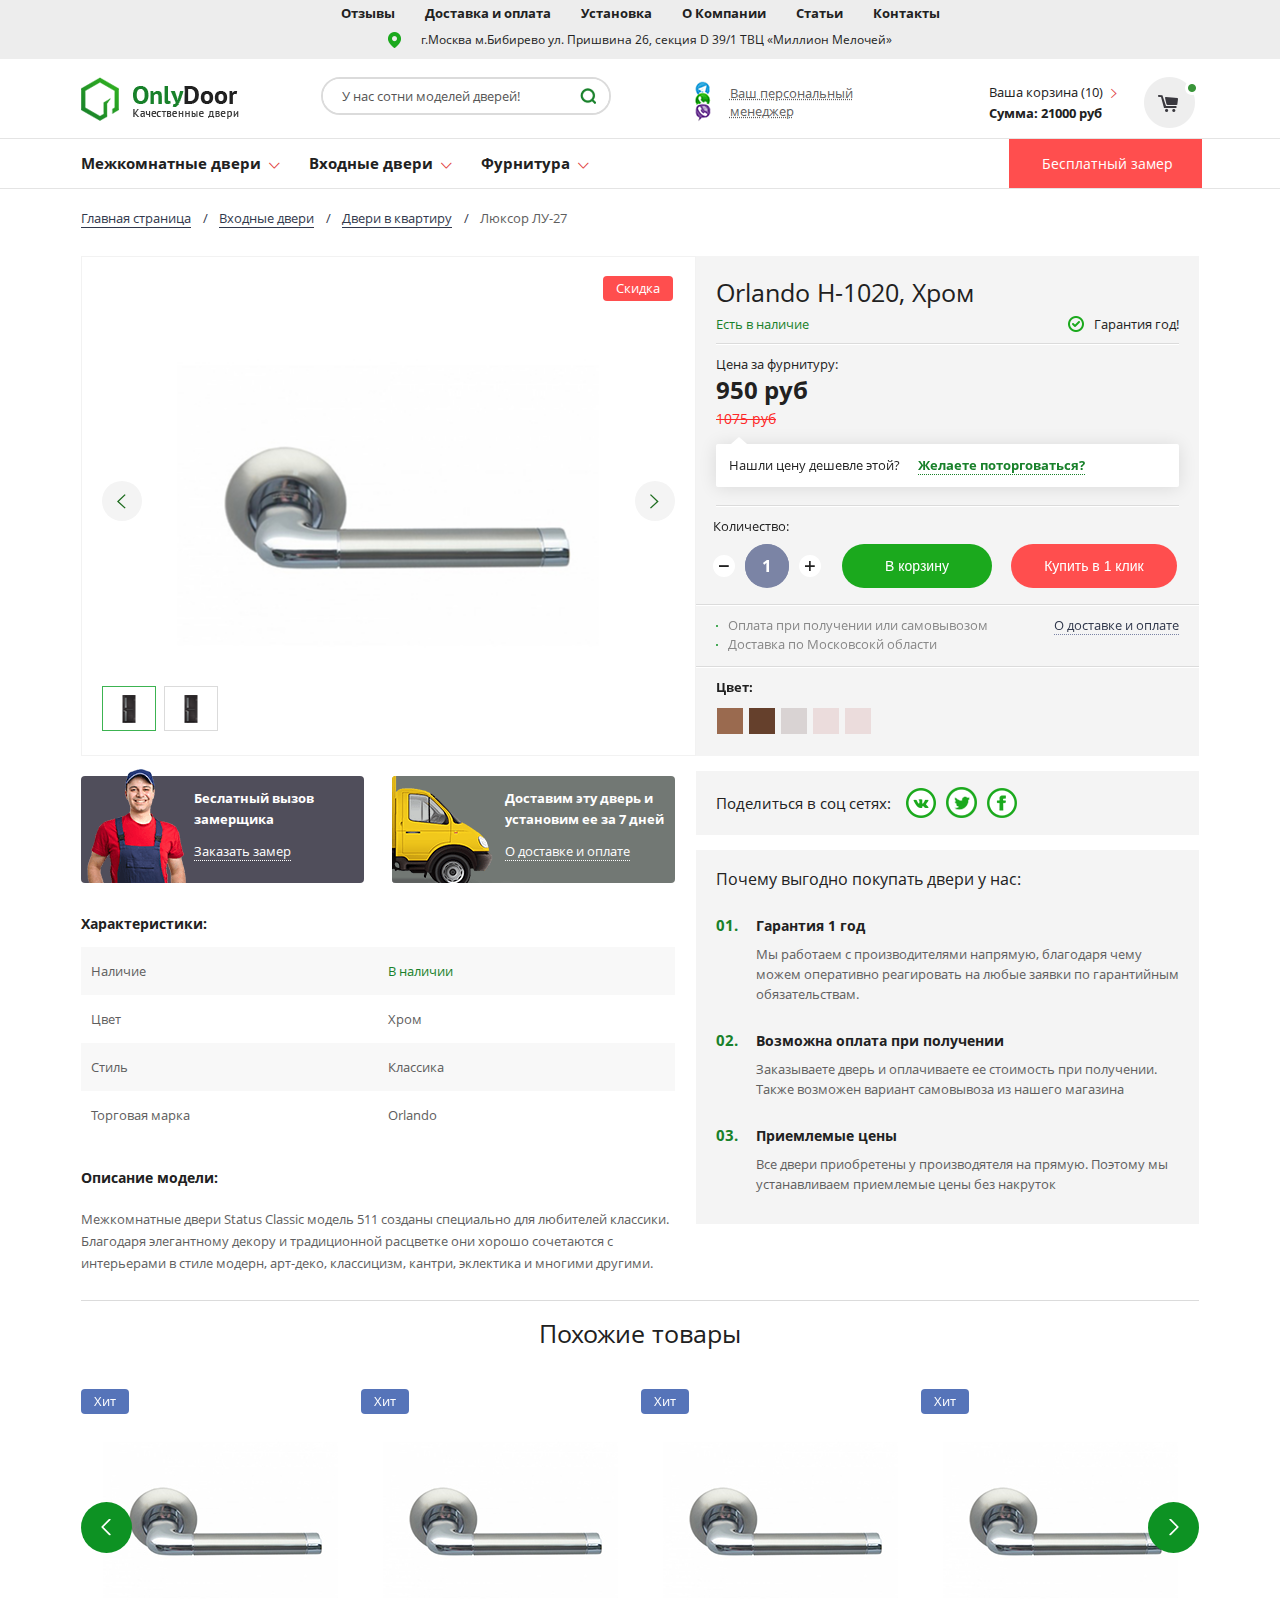
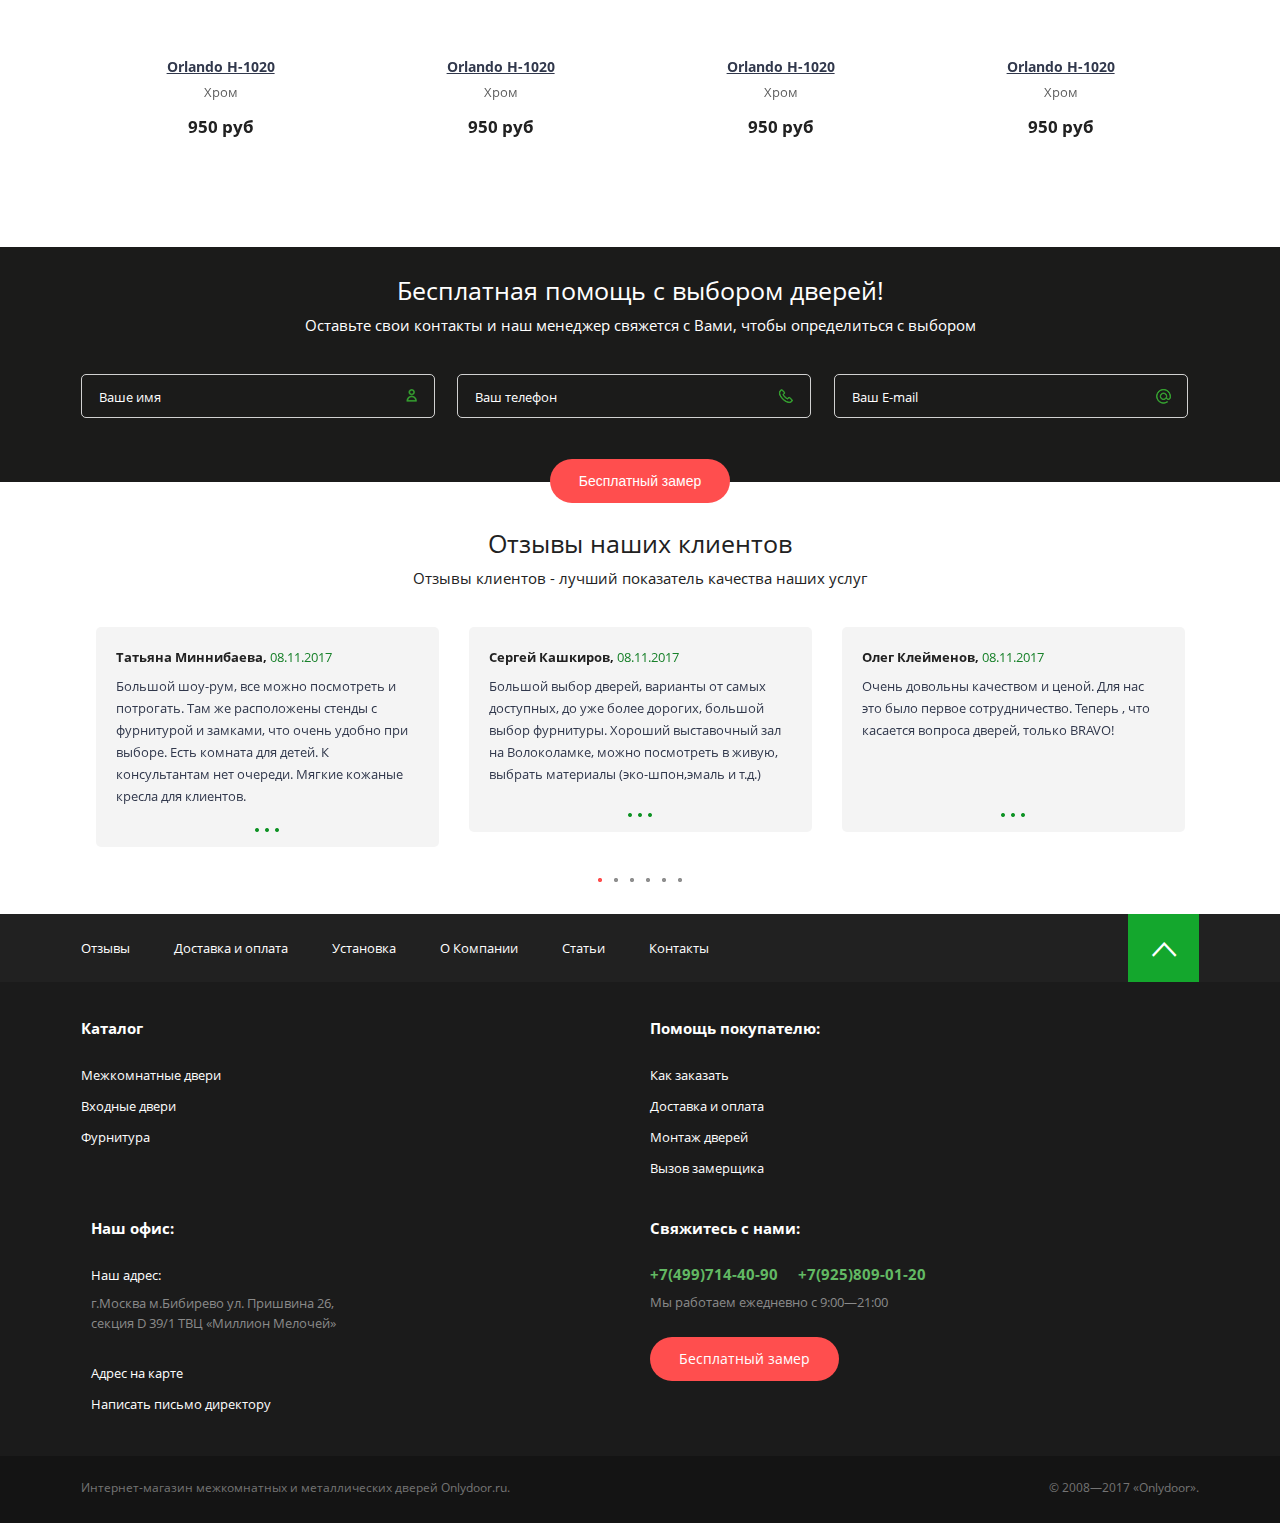
<file: card_3.html>
<!DOCTYPE html>

<html lang="ru">

<head>

	<meta charset="utf-8">
	<meta http-equiv="X-UA-Compatible" content="IE=edge" >
	<meta name="viewport" content="width=device-width, initial-scale=1.0">
	<meta name="description" content="">
	<link rel="stylesheet" type="text/css" href="style.css">
	<link rel="stylesheet" type="text/css" href="ionicons.css">
	<link rel="stylesheet" type="text/css" href="responsive.css">
	<link rel="stylesheet" type="text/css" href="slick/slick.css">
	<link rel="stylesheet" type="text/css" href="vendors/css/select2.css">
	<link rel="stylesheet" type="text/css" href="vendors/css/nouislider.css">
	<link rel="stylesheet" type="text/css" href="vendors/css/jquery.mCustomScrollbar.css">
	<script type="text/javascript" src="vendors/js/jquery.js"></script>
	<script type="text/javascript" src="slick/slick.js"></script>
	<script type="text/javascript" src="vendors/js/jquery.mCustomScrollbar.concat.min.js"></script>
	<script type="text/javascript" src="vendors/js/smoothscroll.js"></script>
	<script type="text/javascript" src="vendors/js/select2.js"></script>
	<script type="text/javascript" src="vendors/js/nouislider.min.js"></script>
	<script type="text/javascript" src="vendors/js/jquery.touchSwipe.min.js"></script>
	<script src="https://api-maps.yandex.ru/2.0-stable/?load=package.standard&lang=ru-RU" type="text/javascript"> </script>
	<link rel="icon" type="image/png" href="favicon/favicon.ico" sizes="16x16">
	<title>Only Door</title>

</head>

<body>

	<!-- Popups -->

	<!-- Отзыв -->
	<div class="popup-wrapp" id = "popup_1">
		<div class="popup-inner_wrapp scroll">
			<div class="popup">
				<button type="button" class="close-popup"></button>
				<div class="testimonial">
					<div class="testimonial-header">
						<p>Татьяна Миннибаева,  <span class="date">08.11.2017</span></p>
					</div>
					<div class="scroll-box">
						<p>Кри стиан Лоренцини, Кармела Пампалони (Carmela Pampaloni) и пиво Kronenbourg 1664 пригласили друзей в атмосферу тосканского лета! Любимый ресторан поклонников комфортного отдыха и песчаных пляжей итальянского курорта Forte dei Marmi , всего на пару дней переместился с тосканского побережья на Кутузовский проспект.</p>

						<p>Синьора Carmela и команда ресторана Bagno Annetta представили столичным гурманам гастрономические хиты респектабельного итальянского курорта. Гости ресторана Christian наслаждались знаменитым блюдом «Spagetti alle Arselle». Крошечные моллюски Арселле, которые водятся только в этой части побережья, специально доставили из Италии в Москву для приготовления фирменных блюд. Гостей так же удивляли другими блю</p>

						<p>Кри стиан Лоренцини, Кармела Пампалони (Carmela Pampaloni) и пиво Kronenbourg 1664 пригласили друзей в атмосферу тосканского лета! Любимый ресторан поклонников комфортного отдыха и песчаных пляжей итальянского курорта Forte dei Marmi , всего на пару дней переместился с тосканского побережья на Кутузовский проспект.</p>

						<p>Синьора Carmela и команда ресторана Bagno Annetta представили столичным гурманам гастрономические хиты респектабельного итальянского курорта. Гости ресторана Christian наслаждались знаменитым блюдом «Spagetti alle Arselle». Крошечные моллюски Арселле, которые водятся только в этой части побережья, специально доставили из Италии в Москву для приготовления фирменных блюд. Гостей так же удивляли другими блю</p>

						<p>Кри стиан Лоренцини, Кармела Пампалони (Carmela Pampaloni) и пиво Kronenbourg 1664 пригласили друзей в атмосферу тосканского лета! Любимый ресторан поклонников комфортного отдыха и песчаных пляжей итальянского курорта Forte dei Marmi , всего на пару дней переместился с тосканского побережья на Кутузовский проспект.</p>

						<p>Синьора Carmela и команда ресторана Bagno Annetta представили столичным гурманам гастрономические хиты респектабельного итальянского курорта. Гости ресторана Christian наслаждались знаменитым блюдом «Spagetti alle Arselle». Крошечные моллюски Арселле, которые водятся только в этой части побережья, специально доставили из Италии в Москву для приготовления фирменных блюд. Гостей так же удивляли другими блю</p>

						<p>Кри стиан Лоренцини, Кармела Пампалони (Carmela Pampaloni) и пиво Kronenbourg 1664 пригласили друзей в атмосферу тосканского лета! Любимый ресторан поклонников комфортного отдыха и песчаных пляжей итальянского курорта Forte dei Marmi , всего на пару дней переместился с тосканского побережья на Кутузовский проспект.</p>

						<p>Синьора Carmela и команда ресторана Bagno Annetta представили столичным гурманам гастрономические хиты респектабельного итальянского курорта. Гости ресторана Christian наслаждались знаменитым блюдом «Spagetti alle Arselle». Крошечные моллюски Арселле, которые водятся только в этой части побережья, специально доставили из Италии в Москву для приготовления фирменных блюд. Гостей так же удивляли другими блю</p>

						<p>Кри стиан Лоренцини, Кармела Пампалони (Carmela Pampaloni) и пиво Kronenbourg 1664 пригласили друзей в атмосферу тосканского лета! Любимый ресторан поклонников комфортного отдыха и песчаных пляжей итальянского курорта Forte dei Marmi , всего на пару дней переместился с тосканского побережья на Кутузовский проспект.</p>

						<p>Синьора Carmela и команда ресторана Bagno Annetta представили столичным гурманам гастрономические хиты респектабельного итальянского курорта. Гости ресторана Christian наслаждались знаменитым блюдом «Spagetti alle Arselle». Крошечные моллюски Арселле, которые водятся только в этой части побережья, специально доставили из Италии в Москву для приготовления фирменных блюд. Гостей так же удивляли другими блю</p>

					</div>
				</div>
			</div>
		</div>
	</div><!-- /Отзыв -->

	<!-- Ваша заявка принята -->
	<div class="popup-wrapp" id = "popup_2">
		<div class="popup-inner_wrapp scroll">
			<div class="popup succes">
				<button type="button" class="close-popup"></button>
				<div class="popup-header">
					<h3>Ваша заявка принята</h3>
					<p>Ваша заявка будет обработана в течение часа.<br /> Спасибо, что Вы с нами!</p>
				</div>
				<a href="#" class="red-pill">Вернуться на сайт</a>
			</div>
		</div>
	</div><!-- /Ваша заявка принята -->

	<!-- Заявка на замер -->
	<div class="popup-wrapp" id = "popup_3">
		<div class="popup-inner_wrapp scroll">
			<div class="popup">
				<button type="button" class="close-popup"></button>
				<div class="popup-header">
					<h3>Заявка на замер</h3>
					<p>Оставьте заявку и мы подберем недвижимость по вашим пожеланиям</p>
				</div>
				<div class="popup-form">
					<div class="input_wrapp">
						<label>Ваше имя:</label>
						<input type="text" placeholder="Как к Вам обращаться?">
					</div>
					<div class="clearfix two-inputs_wrapp">
						<div class="input_wrapp">
							<label>Номер телефона:</label>
							<input type="tel" placeholder="+7 xxx xxx xx xx">
						</div>
						<div class="input_wrapp">
							<label>E-mail:</label>
							<input type="email" placeholder="Ваш почтовый ящик">
						</div>
					</div>
					<div class="input_wrapp">
						<label>Ваш адрес:</label>
						<input type="text" placeholder="г. Москва, ул Советская, дом 5">
					</div>
					<div>
						<div class="checkbox_wrapp">
							<input type="checkbox" id="ch_1">
							<label for="ch_1"><span>Я согласен на обработку моих данных</span></label>
						</div>
					</div>
					<div class="submitbtn_wrapp">
						<button type="submit" class="red-pill">Отправить заявку</button>
					</div>
				</div>
			</div>
		</div>
	</div><!-- /Заявка на замер -->

	<!-- Ваш персональный менеджер -->
	<div class="popup-wrapp" id = "popup_4">
		<div class="popup-inner_wrapp scroll">
			<div class="popup">
				<button type="button" class="close-popup"></button>
				<div class="popup-header">
					<h3>Ваш персональный менеджер</h3>
					<div class="grey-box">
						<p>Мы всегда рады вашим звонкам!</p>
						<p><a href="tel:+74997144090" class="tel-link">+7 (499) 714-40-90</a></p>
						<ul class="inline-list">
							<li><i class="telegram"></i></li>
							<li><i class="viber"></i></li>
							<li><i class="whatsup"></i></li>
						</ul>
					</div>
					<p>Добавьте наш номер телефона в свой любимый месседжер и пользуйтесь всеми преимуществами моментальных сообщений.</p>
				</div>
				<div class="list_wrapp">
					<h3>Ваш персональный менеджер:</h3>
					<ul>
						<li>оформит заказ;</li>
						<li>даст рекомендации по выбору дверей;</li>
						<li>уведомит о текущем статусе исполнения заказа;</li>
						<li>проконсультирует по возможности доставки в отдаленные населённые пункты;</li>
						<li>ответит на все ваши вопросы.</li>
					</ul>
				</div>
				
			</div>
		</div>
	</div><!-- /Ваш персональный менеджер -->

	<!-- /Popups -->

	<div class="wrapper">

	<!-- Header -->
		
	<header>

		<div class="header-row row-1">

			<div class="row clearfix">
				<div class="col col-1 left">
					<div class="main-nav_wrapp scroll">
						<div class="align-right close-menu_wrapp">
							<button type="button" class="close-menu"><i class="ion-close"></i></button>
						</div>
						<div class="append-elem search-resp" data-append-elem = "1" ></div>
						<ul class="main-nav">
							<li><a href="#">Отзывы</a></li>
							<li><a href="#">Доставка и оплата</a></li>
							<li><a href="#">Установка</a></li>
							<li><a href="#">О Компании</a></li>
							<li><a href="#">Статьи</a></li>
							<li><a href="#">Контакты</a></li>
						</ul>
					</div>
				</div>
				<div class="col col-2 right align-right">
					<p><i class="map-marker-icon"></i>г.Москва м.Бибирево ул. Пришвина 26, секция D 39/1 ТВЦ «Миллион Мелочей»</p>
				</div>
			</div>

		</div>

		<div class="header-row row-2 resp-fixed">

			<div class="row offset-ziro">
				<div class="col col-1">
					<a class="logo" href="#">
						<img src="img/logo.png" alt="" />
					</a>
				</div>
				<div class="resp-col">
					<button class="respmenubtn">	
						<span></span>
						<span></span>
						<span></span>
					</button>
				</div>
				<div class="col col-2">
					<div class="append-elem"  data-append-desktop-elem = "1" data-min-screen = "768">
						<div class="search_wrapp">
							<form>
								<input type="text" placeholder="У нас сотни моделей дверей!" />
								<button type="button" class="search-btn"></button>
							</form>
						</div>
					</div>
				</div>
				<div class="col col-3">
					<div class="callback_1">
						<div class="col-1">
							<i class="connects-icon"></i>
						</div>
						<div class="col-2">
							<a href="#" data-show-popup = "popup_4" class="show_popup">Ваш персональный менеджер</a>
						</div>
					</div>
				</div>
				<div class="col col-4">
					<div class="callback_2">
						<div class="col-1">
							<i class="tel-icon"></i>
						</div>
						<div class="col-2">
							<a class="tel-link" href="tel:+74997144090">+7 (499) 714-40-90</a>
							<p>Работаем с 9.00 до 21.00</p>
						</div>
					</div>
				</div>
				<div class="col col-5 align-right">
					<a href="#" class="shop-card">
						<div class="shop-card-col-1">
							<p class="count">Ваша корзина <span class="count-goods">(10)</span> <i class="arrow-right ion-ios-arrow-right"></i></p>
							<p class="p-1">Сумма: <span class="goods-price">21000 руб</span></p>
						</div>
						<div class="shop-card-col-2">
							<i class="trash-icon"></i>
						</div>
					</a>
				</div>
			</div>

		</div>

		<div class="header-row row-3">

			<div class="row clearfix">
				
				<div class="catalog-resp_header">
					<!-- <h3>Каталог:</h3> -->
					<button type="button" class="green-pill catalog-btn">Каталог: <i class="ion-navicon"></i></button>
				</div>
				<div class="catalog-nav_wrapp scroll">
					<button type="button" class="close-catalog"><i class="ion-close"></i></button>
					<ul class="catalog-nav">
						<li>
							<a href="#" class="dropdown_item">Межкомнатные двери</a>
							<button type="button" class="dropdown-btn"></button>
							<div class="dropdown-menu">
								<div class="col">
									<div class="title_wrapp">
										<h3>Категории</h3>
									</div>
									<ul>
										<li><a href="#">Белые межкомнатные двери</a></li>
										<li><a href="#">Двери из массива</a></li>
										<li><a href="#">Ламинированные двери</a></li>
										<li><a href="#">Двери ПВХ</a></li>
										<li><a href="#">Двери из шпона</a></li>
										<li><a href="#">Двери экошпон</a></li>
										<li><a href="#">Складные двери книжка</a></li>
										<li><a href="#">Двери для бани и сауны</a></li>
										<li><a href="#">Стеклянные двери</a></li>
										<li><a href="#">Строительные двери</a></li>
									</ul>
								</div>
								<div class="col">
									<div class="title_wrapp">
										<h3>Бренды</h3>
									</div>
									<ul>
										<li><a href="#">LUXOR</a></li>
										<li><a href="#">Porta Prima</a></li>
										<li><a href="#">Profil Doors</a></li>
										<li><a href="#">Двери Статус</a></li>
										<li><a href="#">Арт Деко</a></li>
										<li><a href="#">Двери Оникс</a></li>
										<li><a href="#">Двери Дариано (Dariano)</a></li>
										<li><a href="#">Двери ОКА</a></li>
										<li><a href="#">Двери Valdo Puertas</a></li>
										<li><a href="#">VLaDOORs</a></li>
									</ul>
								</div>
								<div class="col">
									<div class="title_wrapp">
									</div>
									<ul>
										<li><a href="#">Двери Белоруссии</a></li>
										<li><a href="#">LiGa | Лига</a></li>
										<li><a href="#">Браво (BRAVO)</a></li>
										<li><a href="#">Гармония</a></li>
										<li><a href="#">Дверной Лидер</a></li>
										<li><a href="#">Покровские Двери</a></li>
									</ul>
								</div>
							</div>
						</li>
						<li>
							<a href="#" class="dropdown_item">Входные двери</a>
							<button type="button" class="dropdown-btn"></button>
							<div class="dropdown-menu">
								<div class="col">
									<div class="title_wrapp">
										<h3>Категории</h3>
									</div>
									<ul>
										<li><a href="#">Белые межкомнатные двери</a></li>
										<li><a href="#">Двери из массива</a></li>
										<li><a href="#">Ламинированные двери</a></li>
										<li><a href="#">Двери ПВХ</a></li>
										<li><a href="#">Двери из шпона</a></li>
										<li><a href="#">Двери экошпон</a></li>
										<li><a href="#">Складные двери книжка</a></li>
										<li><a href="#">Двери для бани и сауны</a></li>
										<li><a href="#">Стеклянные двери</a></li>
										<li><a href="#">Строительные двери</a></li>
									</ul>
								</div>
								<div class="col">
									<div class="title_wrapp">
										<h3>Бренды</h3>
									</div>
									<ul>
										<li><a href="#">LUXOR</a></li>
										<li><a href="#">Porta Prima</a></li>
										<li><a href="#">Profil Doors</a></li>
										<li><a href="#">Двери Статус</a></li>
										<li><a href="#">Арт Деко</a></li>
										<li><a href="#">Двери Оникс</a></li>
										<li><a href="#">Двери Дариано (Dariano)</a></li>
										<li><a href="#">Двери ОКА</a></li>
										<li><a href="#">Двери Valdo Puertas</a></li>
										<li><a href="#">VLaDOORs</a></li>
									</ul>
								</div>
								<div class="col">
									<div class="title_wrapp">
									</div>
									<ul>
										<li><a href="#">Двери Белоруссии</a></li>
										<li><a href="#">LiGa | Лига</a></li>
										<li><a href="#">Браво (BRAVO)</a></li>
										<li><a href="#">Гармония</a></li>
										<li><a href="#">Дверной Лидер</a></li>
										<li><a href="#">Покровские Двери</a></li>
									</ul>
								</div>
							</div>
						</li>
						<li>
							<a href="#" class="dropdown_item">Фурнитура</a>
							<button type="button" class="dropdown-btn"></button>
							<div class="dropdown-menu">
								<div class="col">
									<div class="title_wrapp">
										<h3>Категории</h3>
									</div>
									<ul>
										<li><a href="#">Белые межкомнатные двери</a></li>
										<li><a href="#">Двери из массива</a></li>
										<li><a href="#">Ламинированные двери</a></li>
										<li><a href="#">Двери ПВХ</a></li>
										<li><a href="#">Двери из шпона</a></li>
										<li><a href="#">Двери экошпон</a></li>
										<li><a href="#">Складные двери книжка</a></li>
										<li><a href="#">Двери для бани и сауны</a></li>
										<li><a href="#">Стеклянные двери</a></li>
										<li><a href="#">Строительные двери</a></li>
									</ul>
								</div>
								<div class="col">
									<div class="title_wrapp">
										<h3>Бренды</h3>
									</div>
									<ul>
										<li><a href="#">LUXOR</a></li>
										<li><a href="#">Porta Prima</a></li>
										<li><a href="#">Profil Doors</a></li>
										<li><a href="#">Двери Статус</a></li>
										<li><a href="#">Арт Деко</a></li>
										<li><a href="#">Двери Оникс</a></li>
										<li><a href="#">Двери Дариано (Dariano)</a></li>
										<li><a href="#">Двери ОКА</a></li>
										<li><a href="#">Двери Valdo Puertas</a></li>
										<li><a href="#">VLaDOORs</a></li>
									</ul>
								</div>
								<div class="col">
									<div class="title_wrapp">
									</div>
									<ul>
										<li><a href="#">Двери Белоруссии</a></li>
										<li><a href="#">LiGa | Лига</a></li>
										<li><a href="#">Браво (BRAVO)</a></li>
										<li><a href="#">Гармония</a></li>
										<li><a href="#">Дверной Лидер</a></li>
										<li><a href="#">Покровские Двери</a></li>
									</ul>
								</div>
							</div>
						</li>
					</ul>
				</div>
				<a href="#" class="free-call_btn show_popup" data-show-popup = "popup_3"><span>Бесплатный замер</span></a>
			</div>

		</div>
								
	</header>

	<!-- /Header -->

		<!-- Content -->
			<div class="content">

				<!-- Breadcrumbs -->

				<div class="breadcrumbs_wrapp">
					<div class="row">
						<ul class="breadcrumbs">
							<li><a href="#">Главная страница</a></li>
							<li><a href="#">Входные двери</a></li>
							<li><a href="#">Двери в квартиру</a></li>
							<li><a href="#">Люксор ЛУ-27</a></li>
						</ul>
					</div>
				</div>

				<!-- /Breadcrumbs -->

				<!-- Section 1 - Card 2 Page -->

				<section>
					<div class="row">
						<div class="card-templ clearfix">
							<div class="col-1 left">
								<div class="card-slider_wrapp">
									<div class="slider-header">
										<div class="pink-pill">Скидка</div>
									</div>
									<div class="card-slider-big">
										<div class="slide">
											<img src="img/card_slider/good_04.jpg" alt="" />
										</div>
										<div class="slide">											
											<img src="img/card_slider/good_04.jpg" alt="" />
										</div>
									</div>
									<div class="card-slider-miniatures_wrapp">
										<div class="card-slider-miniatures">
											<div class="slide">
												<img src="img/card_slider_miniatures/good_01.png" alt="" />
											</div>
											<div class="slide">
												<img src="img/card_slider_miniatures/good_02.png" alt="" />
											</div>
										</div>
									</div>
								</div>
								<div class="append-elem"  data-append-desktop-elem = "2" data-min-screen = "1024">
									<div class="good-descript">
										<div class="thumbnails_wrapp">
											<div class="thumbnails_1 thumbnails_1_1 offset-ziro set_height">
												<div class="thumb_1 grey thumb">
													<div class="inner thumb_1_2 thumb_1_2_small">
														<div class="col-1">
															<img src="img/worker_3.png" alt="" />
														</div>
														<div class="col-2">
															<p class="p-1">Беслатный вызов замерщика</p>
															<p><a href="#" class="show_popup" data-show-popup = "popup_3">Заказать замер</a></p>
														</div>
													</div>
												</div>
												<div class="thumb_1 thumb_1_4 grey-light thumb">
													<div class="inner">
														<div class="col-1">
															<img src="img/car.png" alt="" />
														</div>
														<div class="col-2">
															<p class="p-1">Доставим эту дверь и установим ее за 7 дней</p>
															<p><a href="#" class="show_popup" data-show-popup = "popup_3">О доставке и оплате</a></p>
														</div>
													</div>
												</div>
											</div>
										</div>

										<h4>Характеристики:</h4>

										<div class="table card-table">
											<div class="table-row">
												<div class="table-cell">
													<p>Наличие</p>
												</div>
												<div class="table-cell">
													<p class="green"> В наличии</p>
												</div>
											</div>
											<div class="table-row">
												<div class="table-cell">
													<p>Цвет</p>
												</div>
												<div class="table-cell">
													<p>Хром</p>
												</div>
											</div>
											<div class="table-row">
												<div class="table-cell">
													<p>Стиль</p>
												</div>
												<div class="table-cell">
													<p>Классика</p>
												</div>
											</div>
											<div class="table-row">
												<div class="table-cell">
													<p>Торговая марка</p>
												</div>
												<div class="table-cell">
													<p>Orlando</p>
												</div>
											</div>
										</div>

										<h4>Описание модели:</h4>

										<p>Межкомнатные двери Status Classic модель 511 созданы специально для любителей классики. Благодаря элегантному декору и традиционной расцветке они хорошо сочетаются с интерьерами в стиле модерн, арт-деко, классицизм, кантри, эклектика и многими другими.</p>

									</div>
								</div>
							</div>
							<div class="col-2 right">
								<div class="card-inner">
									<form>
										<div class="card-row_inner">
											<div class="card-header card-row">
												<h2>Orlando H-1020, Хром</h2>
												<div class="card-header-desc clearfix">
													<div class="col-1 left">
														<p class="green">Есть в наличие</p>
													</div>
													<div class="col-2 right">
														<p class="guaranty">Гарантия год!</p>
													</div>
												</div>
											</div>
											<div class="prices-box card-row">
												<h3>Цена за фурнитуру:</h3>
												<p class="price">950 руб</p><br />
												<p class="old-price">1075 руб</p>
												<div class="tooltip">
													<p>Нашли цену дешевле этой?</p>
													<p><a href="#">Желаете поторговаться?</a></p>
												</div>
											</div>										
											<div class="card-row">
												<div class="inline-elems card-inline-elems">
													<div class="col">
														<div class="count-box_wrapp">
															<h3>Количество:</h3>
															<div class="count-box">
																<button type="button" class="minus-btn"></button>
																<div class="count-num">
																	<input type="number" placeholder="1" />
																</div>
																<button type="button" class="plus-btn"></button>
															</div>
														</div>
													</div>
													<div class="col">
														<button type="submit" class="green-btn">В корзину</button>
													</div>
													<div class="col">
														<button type="button" class="red-pill">Купить в 1 клик</button>
													</div>
												</div>
											</div>
										</div>
										<div class="card-row two-cols">
											<div class="clearfix">
												<div class="col-1 left">
													<ol>
														<li>Оплата при получении или самовывозом</li>
														<li>Доставка по Московсокй области</li>
													</ol>
												</div>
												<div class="col-2 right">
													<p><a href="#">О доставке и оплате</a></p>
												</div>
											</div>
										</div>
										<div class="card-row two-cols_2 border-none">
											<h4>Цвет:</h4>
											<div class="radio_wrapp">
												<div class="radio-color">
													<input type="radio" id="radio_1" name="card_radio_1">
													<label for="radio_1" style="background-color: #9a6a4f;"></label>
												</div>
												<div class="radio-color">
													<input type="radio" id="radio_2" name="card_radio_1">
													<label for="radio_2" style="background-color: #65402c;"></label>
												</div>
												<div class="radio-color">
													<input type="radio" id="radio_3" name="card_radio_1">
													<label for="radio_3" style="background-color: #d9d3d3;"></label>
												</div>
												<div class="radio-color">
													<input type="radio" id="radio_4" name="card_radio_1">
													<label for="radio_4" style="background-color: #ebdcdc;"></label>
												</div>
												<div class="radio-color">
													<input type="radio" id="radio_5" name="card_radio_1">
													<label for="radio_5" style="background-color: #ebdcdc;"></label>
												</div>
											</div>
										</div>
									</form>
								</div>
								<div class="card-inner">
									<div class="card-row">
										<div class="soc-links_wrapp">
											<p>Поделиться в соц сетях:</p>
											<ul class="soc-list">
												<li><a href="#"><i class="vk"></i></a></li>
												<li><a href="#"><i class="twitter"></i></a></li>
												<li><a href="#"><i class="facebook"></i></a></li>
											</ul>
										</div>
									</div>
								</div>
								<div class="card-inner">
									<div class="card-row advertisements">
										<h3>Почему выгодно покупать двери у нас:</h3>
										<div class="advertisement-item">
											<div class="col-1">
												<p>01.</p>
											</div>
											<div class="col-2">
												<h3>Гарантия 1 год</h3>
												<p>Мы работаем с производителями напрямую, благодаря чему можем оперативно реагировать на любые заявки по гарантийным обязательствам.</p>
											</div>
										</div>
										<div class="advertisement-item">
											<div class="col-1">
												<p>02.</p>
											</div>
											<div class="col-2">
												<h3>Возможна оплата при получении</h3>
												<p>Заказываете дверь и оплачиваете ее стоимость при получении. Также возможен вариант самовывоза из нашего магазина</p>
											</div>
										</div>
										<div class="advertisement-item">
											<div class="col-1">
												<p>03.</p>
											</div>
											<div class="col-2">
												<h3>Приемлемые цены</h3>
												<p>Все двери приобретены у производятеля на прямую. Поэтому мы устанавливаем приемлемые цены без накруток</p>
											</div>
										</div>
									</div>
								</div>
							</div>							
						</div>
						<div class="append-elem" data-append-elem = "2" ></div>
					</div>
				</section>

				<!-- /Section 1 - Card 2 Page -->

				<!-- Section 2 - Card Page -->

				<section>
					<div class="row">
						<div class="header-h2">						
							<h2>Похожие товары</h2>
						</div>
						<div class="slider-3">
							<div class="thumb_3">
								<a href="#" class="inner">
									<div class="blue-pill">Хит</div>
									<div class="desc_wrapp">										
										<div class="img-box">
											<img src="img/furniture.jpg" alt="" />
										</div>
										<div class="descript">
											<div>
												<p class="p-1">Orlando H-1020</p>
											</div>
											<div>
												<p>Хром</p>
											</div>
											<div class="price-row">
												<p>950 руб</p>
											</div>										
										</div>
									</div>
									<div class="thumb-footer">
										<div class="green-pill">Купить</div>
									</div>
								</a>
							</div>
							<div class="thumb_3">
								<a href="#" class="inner">
									<div class="blue-pill">Хит</div>
									<div class="desc_wrapp">										
										<div class="img-box">
											<img src="img/furniture.jpg" alt="" />
										</div>
										<div class="descript">
											<div>
												<p class="p-1">Orlando H-1020</p>
											</div>
											<div>
												<p>Хром</p>
											</div>
											<div class="price-row">
												<p>950 руб</p>
											</div>										
										</div>
									</div>
									<div class="thumb-footer">
										<div class="green-pill">Купить</div>
									</div>
								</a>
							</div>
							<div class="thumb_3">
								<a href="#" class="inner">
									<div class="blue-pill">Хит</div>
									<div class="desc_wrapp">										
										<div class="img-box">
											<img src="img/furniture.jpg" alt="" />
										</div>
										<div class="descript">
											<div>
												<p class="p-1">Orlando H-1020</p>
											</div>
											<div>
												<p>Хром</p>
											</div>
											<div class="price-row">
												<p>950 руб</p>
											</div>										
										</div>
									</div>
									<div class="thumb-footer">
										<div class="green-pill">Купить</div>
									</div>
								</a>
							</div>
							<div class="thumb_3">
								<a href="#" class="inner">
									<div class="blue-pill">Хит</div>
									<div class="desc_wrapp">										
										<div class="img-box">
											<img src="img/furniture.jpg" alt="" />
										</div>
										<div class="descript">
											<div>
												<p class="p-1">Orlando H-1020</p>
											</div>
											<div>
												<p>Хром</p>
											</div>
											<div class="price-row">
												<p>950 руб</p>
											</div>										
										</div>
									</div>
									<div class="thumb-footer">
										<div class="green-pill">Купить</div>
									</div>
								</a>
							</div>
							<div class="thumb_3">
								<a href="#" class="inner">
									<div class="blue-pill">Хит</div>
									<div class="desc_wrapp">										
										<div class="img-box">
											<img src="img/furniture.jpg" alt="" />
										</div>
										<div class="descript">
											<div>
												<p class="p-1">Orlando H-1020</p>
											</div>
											<div>
												<p>Хром</p>
											</div>
											<div class="price-row">
												<p>950 руб</p>
											</div>										
										</div>
									</div>
									<div class="thumb-footer">
										<div class="green-pill">Купить</div>
									</div>
								</a>
							</div>
							<div class="thumb_3">
								<a href="#" class="inner">
									<div class="blue-pill">Хит</div>
									<div class="desc_wrapp">										
										<div class="img-box">
											<img src="img/furniture.jpg" alt="" />
										</div>
										<div class="descript">
											<div>
												<p class="p-1">Orlando H-1020</p>
											</div>
											<div>
												<p>Хром</p>
											</div>
											<div class="price-row">
												<p>950 руб</p>
											</div>										
										</div>
									</div>
									<div class="thumb-footer">
										<div class="green-pill">Купить</div>
									</div>
								</a>
							</div>

						</div>
					</div>
				</section>

				<!-- /Section 2 - Card Page -->

				<!-- Section 4 - Card Page -->

				<section class="section-4 section-4_card">
					<div class="row">
						<div class="header-h2 light">
							<h2>Бесплатная помощь с выбором дверей!</h2>
							<p>Оставьте свои контакты и наш менеджер свяжется с Вами, чтобы определиться с выбором</p>
						</div>
						<form>
							<div class="form-inputs_wrapp">
								<div class="inner offset-ziro">
									<div class="input-field">
										<input type="text" placeholder="Ваше имя">
										<i class="user"></i>
									</div>
									<div class="input-field">
										<input type="tel" placeholder="Ваш телефон">
										<i class="phone"></i>
									</div>
									<div class="input-field">
										<input type="tel" placeholder="Ваш E-mail">
										<i class="at"></i>
									</div>
								</div>
							</div>
							<div class="red-pill_wrapp">
								<button type="submit" class="red-pill">Бесплатный замер</button>
							</div>
						</form>
					</div>
				</section>

				<!-- /Section 4 - Card Page -->

				<!-- Section 5 -->

				<section class="section-5">
					<div class="row">
						<div class="header-h2">
							<h2>Отзывы наших клиентов</h2>
							<p>Отзывы клиентов - лучший показатель качества наших услуг</p>
						</div>
						<div class="slider-2_wrapp">
							<div class="slider-2 slider_2_2">
								<div class="testimonial">
									<div class="inner">
										<div class="testimonial-header">
											<p>Татьяна Миннибаева, <span class="date">08.11.2017</span></p>
										</div>
										<p>Большой шоу-рум, все можно посмотреть и потрогать. Там же расположены стенды с фурнитурой и замками, что очень удобно при выборе. Есть комната для детей. К консультантам нет очереди. Мягкие кожаные кресла для клиентов.</p>
										<div class="more-link_wrapp">
											<a href="#" class="more-dots-link show_popup"  data-show-popup = "popup_3"></a>
										</div>
									</div>
								</div>
								<div class="testimonial">
									<div class="inner">
										<div class="testimonial-header">
											<p>Сергей Кашкиров, <span class="date">08.11.2017</span></p>
										</div>
										<p>Большой выбор дверей, варианты от самых доступных, до уже более дорогих, большой выбор фурнитуры. Хороший выставочный зал на Волоколамке, можно посмотреть в живую, выбрать материалы (эко-шпон,эмаль и т.д.)</p>
										<div class="more-link_wrapp">
											<a href="#" class="more-dots-link show_popup"  data-show-popup = "popup_3"></a>
										</div>
									</div>
								</div>
								<div class="testimonial">
									<div class="inner">
										<div class="testimonial-header">
											<p>Олег Клейменов, <span class="date">08.11.2017</span></p>
										</div>
										<p>Очень довольны качеством и ценой. Для нас это было первое сотрудничество. Теперь , что касается вопроса дверей, только BRAVO!</p>
										<div class="more-link_wrapp">
											<a href="#" class="more-dots-link show_popup"  data-show-popup = "popup_3"></a>
										</div>
									</div>
								</div>
								<div class="testimonial">
									<div class="inner">
										<div class="testimonial-header">
											<p>Татьяна Миннибаева, <span class="date">08.11.2017</span></p>
										</div>
										<p>Большой шоу-рум, все можно посмотреть и потрогать. Там же расположены стенды с фурнитурой и замками, что очень удобно при выборе. Есть комната для детей. К консультантам нет очереди. Мягкие кожаные кресла для клиентов.</p>
										<div class="more-link_wrapp">
											<a href="#" class="more-dots-link show_popup"  data-show-popup = "popup_3"></a>
										</div>
									</div>
								</div>
								<div class="testimonial">
									<div class="inner">
										<div class="testimonial-header">
											<p>Сергей Кашкиров, <span class="date">08.11.2017</span></p>
										</div>
										<p>Большой выбор дверей, варианты от самых доступных, до уже более дорогих, большой выбор фурнитуры. Хороший выставочный зал на Волоколамке, можно посмотреть в живую, выбрать материалы (эко-шпон,эмаль и т.д.)</p>
										<div class="more-link_wrapp">
											<a href="#" class="more-dots-link show_popup"  data-show-popup = "popup_3"></a>
										</div>
									</div>
								</div>
								<div class="testimonial">
									<div class="inner">
										<div class="testimonial-header">
											<p>Олег Клейменов, <span class="date">08.11.2017</span></p>
										</div>
										<p>Очень довольны качеством и ценой. Для нас это было первое сотрудничество. Теперь , что касается вопроса дверей, только BRAVO!</p>
										<div class="more-link_wrapp">
											<a href="#" class="more-dots-link show_popup"  data-show-popup = "popup_3"></a>
										</div>
									</div>
								</div>
							</div>
						</div>
					</div>
				</section>

				<!-- /Section 5 -->

			</div>
		<!-- /Content -->

		<!-- Footer -->

		<footer class="footer">

			<div class="footer-row row-1">
				<div class="row">
					<div class="footer-nav_wrapp">
						<ul class="footer-nav">
							<li><a href="#">Отзывы</a></li>
							<li><a href="#">Доставка и оплата</a></li>
							<li><a href="#">Установка</a></li>
							<li><a href="#">О Компании</a></li>
							<li><a href="#">Статьи</a></li>
							<li><a href="#">Контакты</a></li>
						</ul>
						<button type="button" class="scroll-btn top_btn">
							<i class="ion-ios-arrow-up"></i>
						</button>
					</div>					
				</div>
			</div>

			<div class="footer-row row-2">
				<div class="row clearfix">
					<div class="col col-1 left">
						<h3>Каталог</h3>
						<ul>
							<li><a href="#">Межкомнатные двери</a></li>
							<li><a href="#">Входные двери</a></li>
							<li><a href="#">Фурнитура</a></li>
						</ul>
					</div>
					<div class="col col-2 left">
						<h3>Помощь покупателю:</h3>
						<ul>
							<li><a href="#">Как заказать</a></li>
							<li><a href="#">Доставка и оплата</a></li>
							<li><a href="#">Монтаж дверей</a></li>
							<li><a href="#">Вызов замерщика</a></li>
						</ul>
					</div>
					<div class="col col-3 left">
						<h3>Наш офис:</h3>
						<div class="info-box">
							<h3>Наш адрес:</h3>
							<p>г.Москва м.Бибирево ул. Пришвина 26,<br />секция D 39/1 ТВЦ «Миллион Мелочей»</p>
						</div>
						<ul>
							<li><a href="#">Адрес на карте</a></li>
							<li><a href="#">Написать письмо директору</a></li>
						</ul>
					</div>
					<div class="col col-4 left">
						<h3>Свяжитесь с нами:</h3>
						<div class="thumbnails_wrapp">
							<ul class="tels-nav">
								<li><a href="tel:+74997144090">+7(499)714-40-90</a></li>
								<li><a href="tel:+79258090120">+7(925)809-01-20</a></li>
							</ul>
						</div>
						<p>Мы работаем ежедневно с 9:00—21:00</p>
						<a href="#" class="red-pill show_popup"  data-show-popup = "popup_3">Бесплатный замер</a>
					</div>
				</div>
			</div>

			<div class="footer-row row-3">
				<div class="row clearfix">
					<div class="col col-1 left">
						<p>Интернет-магазин межкомнатных и металлических дверей Onlydoor.ru.</p>
					</div>
					<div class="col col-2 right align-right">
						<p>&copy; 2008—2017 «Onlydoor».</p>
					</div>
				</div>
			</div>

		</footer>

		<!-- /Footer -->

		<script src="js/scripts.js"></script>
		<script src="js/additional_scripts.js"></script>
		<script src="js/map.js"></script>
	
	</div>

</body>
</html>
</file>
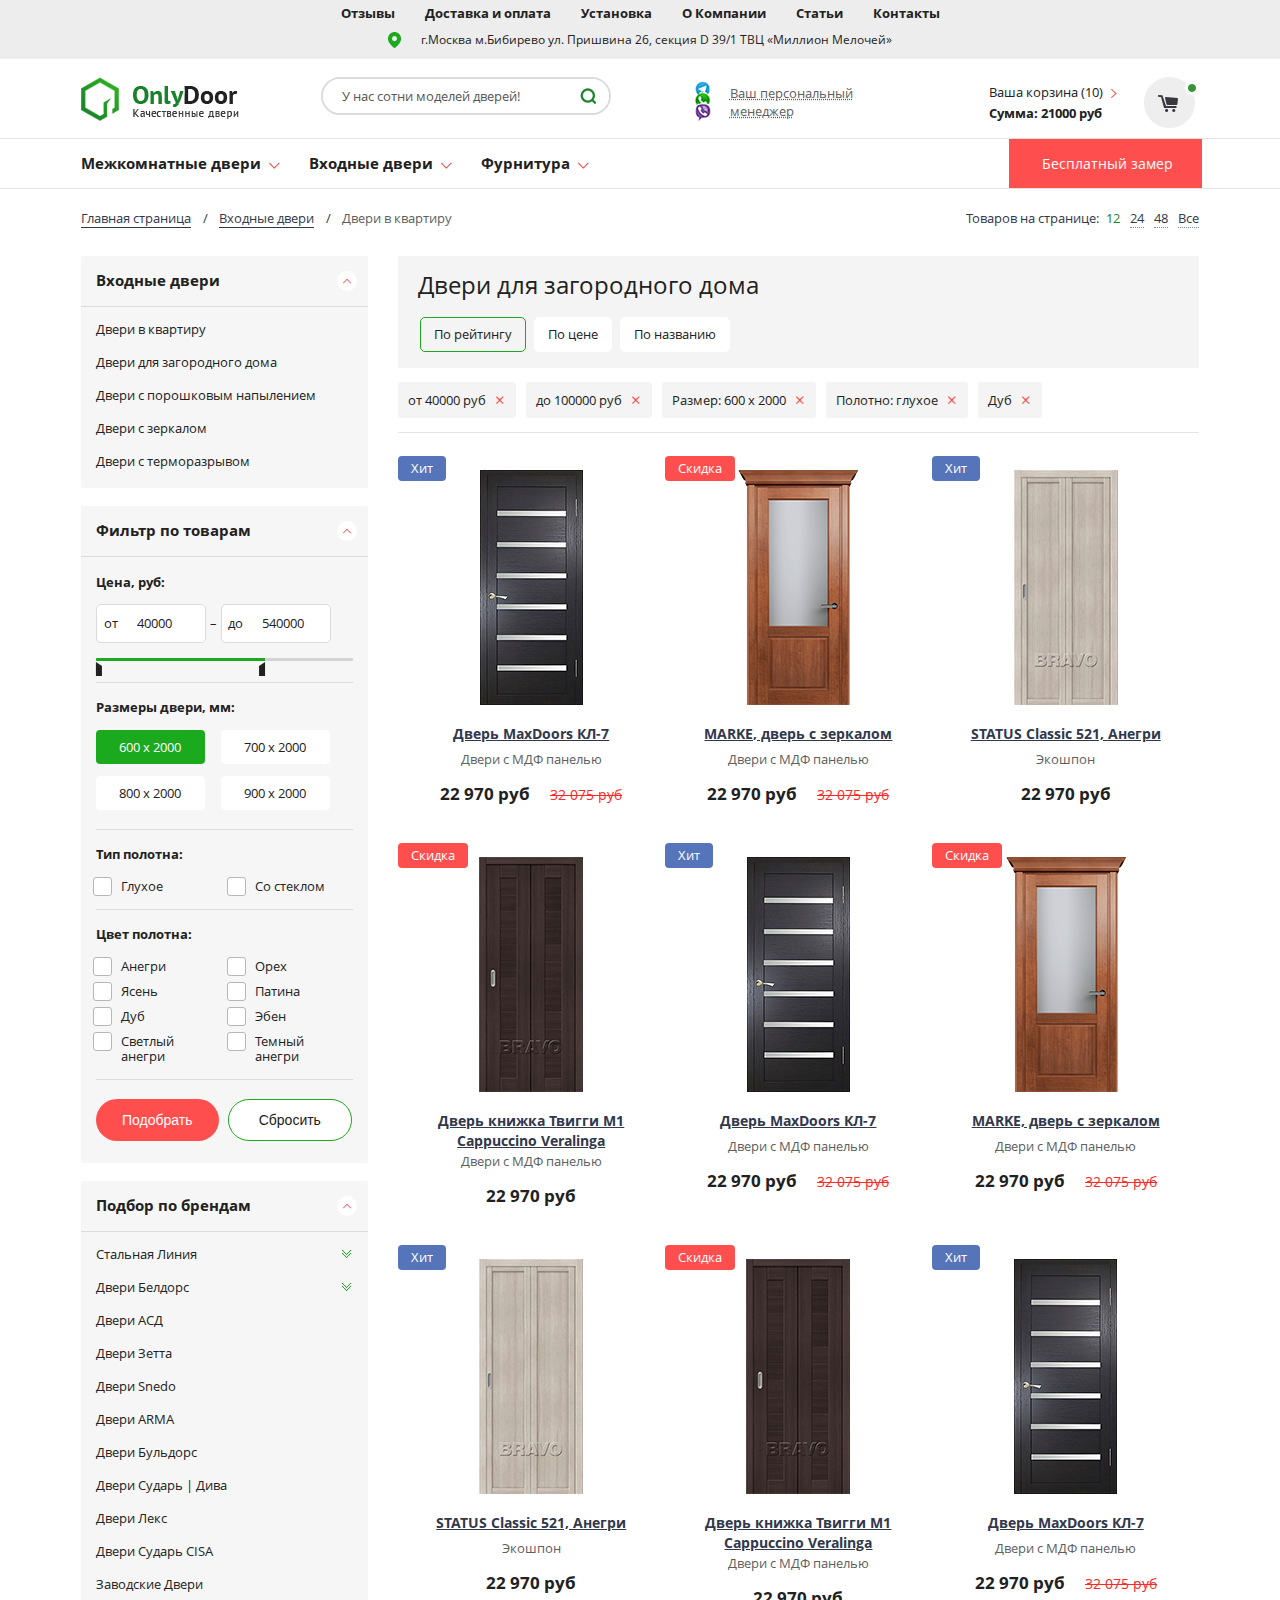
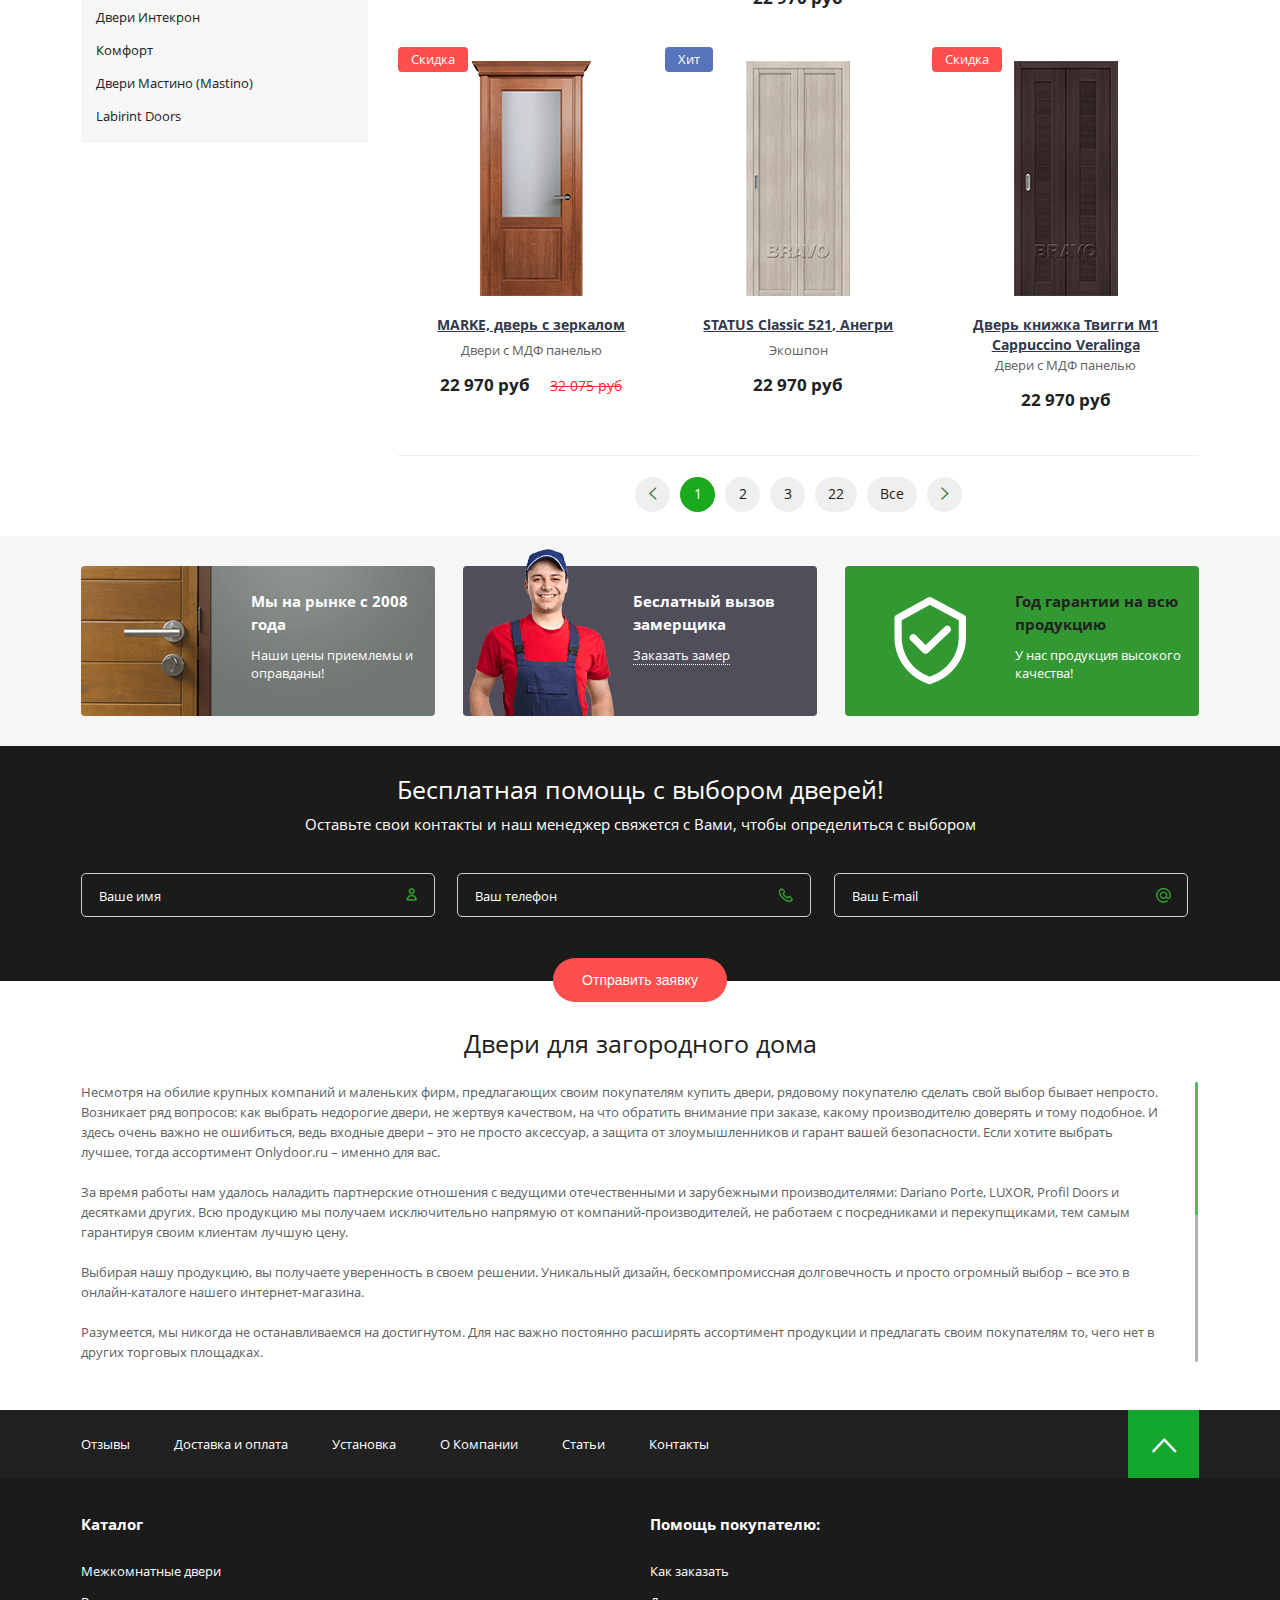
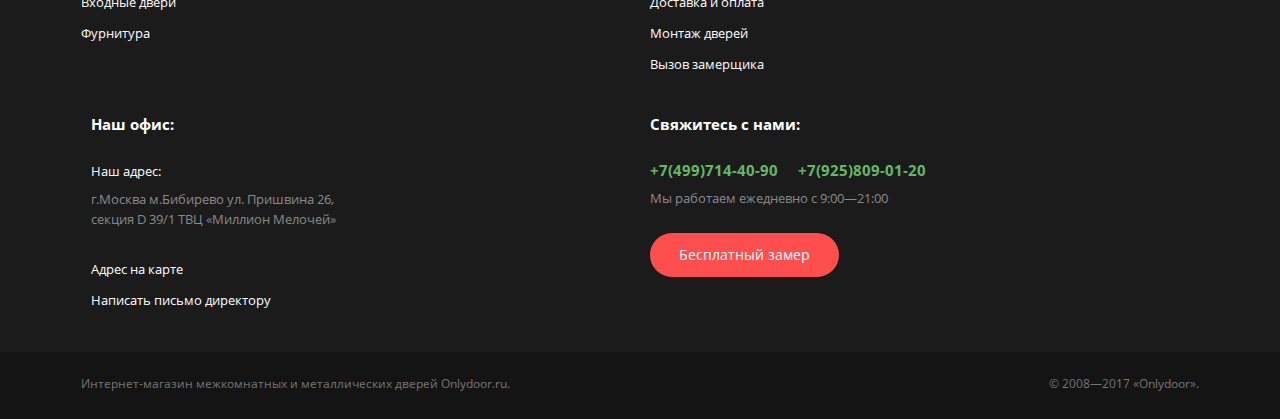
<file: catalog.html>
<!DOCTYPE html>

<html lang="ru">

<head>

	<meta charset="utf-8">
	<meta http-equiv="X-UA-Compatible" content="IE=edge" >
	<meta name="viewport" content="width=device-width, initial-scale=1.0">
	<meta name="description" content="">
	<link rel="stylesheet" type="text/css" href="style.css">
	<link rel="stylesheet" type="text/css" href="ionicons.css">
	<link rel="stylesheet" type="text/css" href="responsive.css">
	<link rel="stylesheet" type="text/css" href="slick/slick.css">
	<link rel="stylesheet" type="text/css" href="vendors/css/select2.css">
	<link rel="stylesheet" type="text/css" href="vendors/css/nouislider.css">
	<link rel="stylesheet" type="text/css" href="vendors/css/jquery.mCustomScrollbar.css">
	<script type="text/javascript" src="vendors/js/jquery.js"></script>
	<script type="text/javascript" src="slick/slick.js"></script>
	<script type="text/javascript" src="vendors/js/jquery.mCustomScrollbar.concat.min.js"></script>
	<script type="text/javascript" src="vendors/js/smoothscroll.js"></script>
	<script type="text/javascript" src="vendors/js/select2.js"></script>
	<script type="text/javascript" src="vendors/js/nouislider.min.js"></script>
	<script type="text/javascript" src="vendors/js/jquery.touchSwipe.min.js"></script>
	<script src="https://api-maps.yandex.ru/2.0-stable/?load=package.standard&lang=ru-RU" type="text/javascript"> </script>
	<link rel="icon" type="image/png" href="favicon/favicon.ico" sizes="16x16">
	<title>Only Door</title>

</head>

<body>

	<!-- Popups -->

	<!-- Отзыв -->
	<div class="popup-wrapp" id = "popup_1">
		<div class="popup-inner_wrapp scroll">
			<div class="popup">
				<button type="button" class="close-popup"></button>
				<div class="testimonial">
					<div class="testimonial-header">
						<p>Татьяна Миннибаева,  <span class="date">08.11.2017</span></p>
					</div>
					<div class="scroll-box">
						<p>Кри стиан Лоренцини, Кармела Пампалони (Carmela Pampaloni) и пиво Kronenbourg 1664 пригласили друзей в атмосферу тосканского лета! Любимый ресторан поклонников комфортного отдыха и песчаных пляжей итальянского курорта Forte dei Marmi , всего на пару дней переместился с тосканского побережья на Кутузовский проспект.</p>

						<p>Синьора Carmela и команда ресторана Bagno Annetta представили столичным гурманам гастрономические хиты респектабельного итальянского курорта. Гости ресторана Christian наслаждались знаменитым блюдом «Spagetti alle Arselle». Крошечные моллюски Арселле, которые водятся только в этой части побережья, специально доставили из Италии в Москву для приготовления фирменных блюд. Гостей так же удивляли другими блю</p>

						<p>Кри стиан Лоренцини, Кармела Пампалони (Carmela Pampaloni) и пиво Kronenbourg 1664 пригласили друзей в атмосферу тосканского лета! Любимый ресторан поклонников комфортного отдыха и песчаных пляжей итальянского курорта Forte dei Marmi , всего на пару дней переместился с тосканского побережья на Кутузовский проспект.</p>

						<p>Синьора Carmela и команда ресторана Bagno Annetta представили столичным гурманам гастрономические хиты респектабельного итальянского курорта. Гости ресторана Christian наслаждались знаменитым блюдом «Spagetti alle Arselle». Крошечные моллюски Арселле, которые водятся только в этой части побережья, специально доставили из Италии в Москву для приготовления фирменных блюд. Гостей так же удивляли другими блю</p>

						<p>Кри стиан Лоренцини, Кармела Пампалони (Carmela Pampaloni) и пиво Kronenbourg 1664 пригласили друзей в атмосферу тосканского лета! Любимый ресторан поклонников комфортного отдыха и песчаных пляжей итальянского курорта Forte dei Marmi , всего на пару дней переместился с тосканского побережья на Кутузовский проспект.</p>

						<p>Синьора Carmela и команда ресторана Bagno Annetta представили столичным гурманам гастрономические хиты респектабельного итальянского курорта. Гости ресторана Christian наслаждались знаменитым блюдом «Spagetti alle Arselle». Крошечные моллюски Арселле, которые водятся только в этой части побережья, специально доставили из Италии в Москву для приготовления фирменных блюд. Гостей так же удивляли другими блю</p>

						<p>Кри стиан Лоренцини, Кармела Пампалони (Carmela Pampaloni) и пиво Kronenbourg 1664 пригласили друзей в атмосферу тосканского лета! Любимый ресторан поклонников комфортного отдыха и песчаных пляжей итальянского курорта Forte dei Marmi , всего на пару дней переместился с тосканского побережья на Кутузовский проспект.</p>

						<p>Синьора Carmela и команда ресторана Bagno Annetta представили столичным гурманам гастрономические хиты респектабельного итальянского курорта. Гости ресторана Christian наслаждались знаменитым блюдом «Spagetti alle Arselle». Крошечные моллюски Арселле, которые водятся только в этой части побережья, специально доставили из Италии в Москву для приготовления фирменных блюд. Гостей так же удивляли другими блю</p>

						<p>Кри стиан Лоренцини, Кармела Пампалони (Carmela Pampaloni) и пиво Kronenbourg 1664 пригласили друзей в атмосферу тосканского лета! Любимый ресторан поклонников комфортного отдыха и песчаных пляжей итальянского курорта Forte dei Marmi , всего на пару дней переместился с тосканского побережья на Кутузовский проспект.</p>

						<p>Синьора Carmela и команда ресторана Bagno Annetta представили столичным гурманам гастрономические хиты респектабельного итальянского курорта. Гости ресторана Christian наслаждались знаменитым блюдом «Spagetti alle Arselle». Крошечные моллюски Арселле, которые водятся только в этой части побережья, специально доставили из Италии в Москву для приготовления фирменных блюд. Гостей так же удивляли другими блю</p>

					</div>
				</div>
			</div>
		</div>
	</div><!-- /Отзыв -->

	<!-- Ваша заявка принята -->
	<div class="popup-wrapp" id = "popup_2">
		<div class="popup-inner_wrapp scroll">
			<div class="popup succes">
				<button type="button" class="close-popup"></button>
				<div class="popup-header">
					<h3>Ваша заявка принята</h3>
					<p>Ваша заявка будет обработана в течение часа.<br /> Спасибо, что Вы с нами!</p>
				</div>
				<a href="#" class="red-pill">Вернуться на сайт</a>
			</div>
		</div>
	</div><!-- /Ваша заявка принята -->

	<!-- Заявка на замер -->
	<div class="popup-wrapp" id = "popup_3">
		<div class="popup-inner_wrapp scroll">
			<div class="popup">
				<button type="button" class="close-popup"></button>
				<div class="popup-header">
					<h3>Заявка на замер</h3>
					<p>Оставьте заявку и мы подберем недвижимость по вашим пожеланиям</p>
				</div>
				<div class="popup-form">
					<div class="input_wrapp">
						<label>Ваше имя:</label>
						<input type="text" placeholder="Как к Вам обращаться?">
					</div>
					<div class="clearfix two-inputs_wrapp">
						<div class="input_wrapp">
							<label>Номер телефона:</label>
							<input type="tel" placeholder="+7 xxx xxx xx xx">
						</div>
						<div class="input_wrapp">
							<label>E-mail:</label>
							<input type="email" placeholder="Ваш почтовый ящик">
						</div>
					</div>
					<div class="input_wrapp">
						<label>Ваш адрес:</label>
						<input type="text" placeholder="г. Москва, ул Советская, дом 5">
					</div>
					<div>
						<div class="checkbox_wrapp">
							<input type="checkbox" id="ch_1">
							<label for="ch_1"><span>Я согласен на обработку моих данных</span></label>
						</div>
					</div>
					<div class="submitbtn_wrapp">
						<button type="submit" class="red-pill">Отправить заявку</button>
					</div>
				</div>
			</div>
		</div>
	</div><!-- /Заявка на замер -->

	<!-- Ваш персональный менеджер -->
	<div class="popup-wrapp" id = "popup_4">
		<div class="popup-inner_wrapp scroll">
			<div class="popup">
				<button type="button" class="close-popup"></button>
				<div class="popup-header">
					<h3>Ваш персональный менеджер</h3>
					<div class="grey-box">
						<p>Мы всегда рады вашим звонкам!</p>
						<p><a href="tel:+74997144090" class="tel-link">+7 (499) 714-40-90</a></p>
						<ul class="inline-list">
							<li><i class="telegram"></i></li>
							<li><i class="viber"></i></li>
							<li><i class="whatsup"></i></li>
						</ul>
					</div>
					<p>Добавьте наш номер телефона в свой любимый месседжер и пользуйтесь всеми преимуществами моментальных сообщений.</p>
				</div>
				<div class="list_wrapp">
					<h3>Ваш персональный менеджер:</h3>
					<ul>
						<li>оформит заказ;</li>
						<li>даст рекомендации по выбору дверей;</li>
						<li>уведомит о текущем статусе исполнения заказа;</li>
						<li>проконсультирует по возможности доставки в отдаленные населённые пункты;</li>
						<li>ответит на все ваши вопросы.</li>
					</ul>
				</div>
				
			</div>
		</div>
	</div><!-- /Ваш персональный менеджер -->

	<!-- /Popups -->

	<div class="wrapper">

	<!-- Header -->
		
	<header>

		<div class="header-row row-1">

			<div class="row clearfix">
				<div class="col col-1 left">
					<div class="main-nav_wrapp scroll">
						<div class="align-right close-menu_wrapp">
							<button type="button" class="close-menu"><i class="ion-close"></i></button>
						</div>
						<div class="append-elem search-resp" data-append-elem = "1" ></div>
						<ul class="main-nav">
							<li><a href="#">Отзывы</a></li>
							<li><a href="#">Доставка и оплата</a></li>
							<li><a href="#">Установка</a></li>
							<li><a href="#">О Компании</a></li>
							<li><a href="#">Статьи</a></li>
							<li><a href="#">Контакты</a></li>
						</ul>
					</div>
				</div>
				<div class="col col-2 right align-right">
					<p><i class="map-marker-icon"></i>г.Москва м.Бибирево ул. Пришвина 26, секция D 39/1 ТВЦ «Миллион Мелочей»</p>
				</div>
			</div>

		</div>

		<div class="header-row row-2 resp-fixed">

			<div class="row offset-ziro">
				<div class="col col-1">
					<a class="logo" href="#">
						<img src="img/logo.png" alt="" />
					</a>
				</div>
				<div class="resp-col">
					<button class="respmenubtn">	
						<span></span>
						<span></span>
						<span></span>
					</button>
				</div>
				<div class="col col-2">
					<div class="append-elem"  data-append-desktop-elem = "1" data-min-screen = "768">
						<div class="search_wrapp">
							<form>
								<input type="text" placeholder="У нас сотни моделей дверей!" />
								<button type="button" class="search-btn"></button>
							</form>
						</div>
					</div>
				</div>
				<div class="col col-3">
					<div class="callback_1">
						<div class="col-1">
							<i class="connects-icon"></i>
						</div>
						<div class="col-2">
							<a href="#" data-show-popup = "popup_4" class="show_popup">Ваш персональный менеджер</a>
						</div>
					</div>
				</div>
				<div class="col col-4">
					<div class="callback_2">
						<div class="col-1">
							<i class="tel-icon"></i>
						</div>
						<div class="col-2">
							<a class="tel-link" href="tel:+74997144090">+7 (499) 714-40-90</a>
							<p>Работаем с 9.00 до 21.00</p>
						</div>
					</div>
				</div>
				<div class="col col-5 align-right">
					<a href="#" class="shop-card">
						<div class="shop-card-col-1">
							<p class="count">Ваша корзина <span class="count-goods">(10)</span> <i class="arrow-right ion-ios-arrow-right"></i></p>
							<p class="p-1">Сумма: <span class="goods-price">21000 руб</span></p>
						</div>
						<div class="shop-card-col-2">
							<i class="trash-icon"></i>
						</div>
					</a>
				</div>
			</div>

		</div>

		<div class="header-row row-3">

			<div class="row clearfix">
				
				<div class="catalog-resp_header">
					<!-- <h3>Каталог:</h3> -->
					<button type="button" class="green-pill catalog-btn">Каталог: <i class="ion-navicon"></i></button>
				</div>
				<div class="catalog-nav_wrapp scroll">
					<button type="button" class="close-catalog"><i class="ion-close"></i></button>
					<ul class="catalog-nav">
						<li>
							<a href="#" class="dropdown_item">Межкомнатные двери</a>
							<button type="button" class="dropdown-btn"></button>
							<div class="dropdown-menu">
								<div class="col">
									<div class="title_wrapp">
										<h3>Категории</h3>
									</div>
									<ul>
										<li><a href="#">Белые межкомнатные двери</a></li>
										<li><a href="#">Двери из массива</a></li>
										<li><a href="#">Ламинированные двери</a></li>
										<li><a href="#">Двери ПВХ</a></li>
										<li><a href="#">Двери из шпона</a></li>
										<li><a href="#">Двери экошпон</a></li>
										<li><a href="#">Складные двери книжка</a></li>
										<li><a href="#">Двери для бани и сауны</a></li>
										<li><a href="#">Стеклянные двери</a></li>
										<li><a href="#">Строительные двери</a></li>
									</ul>
								</div>
								<div class="col">
									<div class="title_wrapp">
										<h3>Бренды</h3>
									</div>
									<ul>
										<li><a href="#">LUXOR</a></li>
										<li><a href="#">Porta Prima</a></li>
										<li><a href="#">Profil Doors</a></li>
										<li><a href="#">Двери Статус</a></li>
										<li><a href="#">Арт Деко</a></li>
										<li><a href="#">Двери Оникс</a></li>
										<li><a href="#">Двери Дариано (Dariano)</a></li>
										<li><a href="#">Двери ОКА</a></li>
										<li><a href="#">Двери Valdo Puertas</a></li>
										<li><a href="#">VLaDOORs</a></li>
									</ul>
								</div>
								<div class="col">
									<div class="title_wrapp">
									</div>
									<ul>
										<li><a href="#">Двери Белоруссии</a></li>
										<li><a href="#">LiGa | Лига</a></li>
										<li><a href="#">Браво (BRAVO)</a></li>
										<li><a href="#">Гармония</a></li>
										<li><a href="#">Дверной Лидер</a></li>
										<li><a href="#">Покровские Двери</a></li>
									</ul>
								</div>
							</div>
						</li>
						<li>
							<a href="#" class="dropdown_item">Входные двери</a>
							<button type="button" class="dropdown-btn"></button>
							<div class="dropdown-menu">
								<div class="col">
									<div class="title_wrapp">
										<h3>Категории</h3>
									</div>
									<ul>
										<li><a href="#">Белые межкомнатные двери</a></li>
										<li><a href="#">Двери из массива</a></li>
										<li><a href="#">Ламинированные двери</a></li>
										<li><a href="#">Двери ПВХ</a></li>
										<li><a href="#">Двери из шпона</a></li>
										<li><a href="#">Двери экошпон</a></li>
										<li><a href="#">Складные двери книжка</a></li>
										<li><a href="#">Двери для бани и сауны</a></li>
										<li><a href="#">Стеклянные двери</a></li>
										<li><a href="#">Строительные двери</a></li>
									</ul>
								</div>
								<div class="col">
									<div class="title_wrapp">
										<h3>Бренды</h3>
									</div>
									<ul>
										<li><a href="#">LUXOR</a></li>
										<li><a href="#">Porta Prima</a></li>
										<li><a href="#">Profil Doors</a></li>
										<li><a href="#">Двери Статус</a></li>
										<li><a href="#">Арт Деко</a></li>
										<li><a href="#">Двери Оникс</a></li>
										<li><a href="#">Двери Дариано (Dariano)</a></li>
										<li><a href="#">Двери ОКА</a></li>
										<li><a href="#">Двери Valdo Puertas</a></li>
										<li><a href="#">VLaDOORs</a></li>
									</ul>
								</div>
								<div class="col">
									<div class="title_wrapp">
									</div>
									<ul>
										<li><a href="#">Двери Белоруссии</a></li>
										<li><a href="#">LiGa | Лига</a></li>
										<li><a href="#">Браво (BRAVO)</a></li>
										<li><a href="#">Гармония</a></li>
										<li><a href="#">Дверной Лидер</a></li>
										<li><a href="#">Покровские Двери</a></li>
									</ul>
								</div>
							</div>
						</li>
						<li>
							<a href="#" class="dropdown_item">Фурнитура</a>
							<button type="button" class="dropdown-btn"></button>
							<div class="dropdown-menu">
								<div class="col">
									<div class="title_wrapp">
										<h3>Категории</h3>
									</div>
									<ul>
										<li><a href="#">Белые межкомнатные двери</a></li>
										<li><a href="#">Двери из массива</a></li>
										<li><a href="#">Ламинированные двери</a></li>
										<li><a href="#">Двери ПВХ</a></li>
										<li><a href="#">Двери из шпона</a></li>
										<li><a href="#">Двери экошпон</a></li>
										<li><a href="#">Складные двери книжка</a></li>
										<li><a href="#">Двери для бани и сауны</a></li>
										<li><a href="#">Стеклянные двери</a></li>
										<li><a href="#">Строительные двери</a></li>
									</ul>
								</div>
								<div class="col">
									<div class="title_wrapp">
										<h3>Бренды</h3>
									</div>
									<ul>
										<li><a href="#">LUXOR</a></li>
										<li><a href="#">Porta Prima</a></li>
										<li><a href="#">Profil Doors</a></li>
										<li><a href="#">Двери Статус</a></li>
										<li><a href="#">Арт Деко</a></li>
										<li><a href="#">Двери Оникс</a></li>
										<li><a href="#">Двери Дариано (Dariano)</a></li>
										<li><a href="#">Двери ОКА</a></li>
										<li><a href="#">Двери Valdo Puertas</a></li>
										<li><a href="#">VLaDOORs</a></li>
									</ul>
								</div>
								<div class="col">
									<div class="title_wrapp">
									</div>
									<ul>
										<li><a href="#">Двери Белоруссии</a></li>
										<li><a href="#">LiGa | Лига</a></li>
										<li><a href="#">Браво (BRAVO)</a></li>
										<li><a href="#">Гармония</a></li>
										<li><a href="#">Дверной Лидер</a></li>
										<li><a href="#">Покровские Двери</a></li>
									</ul>
								</div>
							</div>
						</li>
					</ul>
				</div>
				<a href="#" class="free-call_btn show_popup" data-show-popup = "popup_3"><span>Бесплатный замер</span></a>
			</div>

		</div>
								
	</header>

	<!-- /Header -->

		<!-- Content -->
			<div class="content">

				<!-- Breadcrumbs -->

				<div class="breadcrumbs_wrapp two-cols">
					<div class="row clearfix">
						<div class="col-1 left">
							<ul class="breadcrumbs">
								<li><a href="#">Главная страница</a></li>
								<li><a href="#">Входные двери</a></li>
								<li><a href="#">Двери в квартиру</a></li>
							</ul>
						</div>
						<div class="col-2 right">
							<div class="count-pages_wrapp">
								<div class="col">
									<h3>Товаров на странице:</h3>
								</div>
								<div class="col">
									<ul class="count-pages">
										<li><a href="#" class="active">12</a></li>
										<li><a href="#">24</a></li>
										<li><a href="#">48</a></li>
										<li><a href="#">Все</a></li>
									</ul>
								</div>
							</div>
						</div>
					</div>
				</div>

				<!-- /Breadcrumbs -->

				<!-- Section 1 - Catalog Page -->

				<section>

					<div class="row">
						
						<div class="catalog-templ clearfix">

							<button type="button" class="catalog-resp-btn">
								<i class="ion-navicon"></i>
							</button>

							<div class="col-1 left" id="sidebar">

								<div class="sidebar_bg"></div>

								<button type="button" class="catalog-close-btn">
									<i class="ion-android-arrow-dropleft-circle"></i>
								</button>

								<div class="sidebar scroll">
									
									<div class="sidebar-box">
										<div class="sidebar-header">
											<h3>Входные двери</h3>
											<button type="button" class="slide-btn"></button>
										</div>
										<div class="slide-box">
											<ul>
												<li><a href="#">Двери в квартиру</a></li>
												<li><a href="#">Двери для загородного дома</a></li>
												<li><a href="#">Двери с порошковым напылением</a></li>
												<li><a href="#">Двери с зеркалом</a></li>
												<li><a href="#">Двери с терморазрывом</a></li>
											</ul>
										</div>
									</div>
									<div class="sidebar-box">
										<div class="sidebar-header">
											<h3>Фильтр по товарам</h3>
											<button type="button" class="slide-btn"></button>
										</div>
										<div class="slide-box">
											<div class="slide-item">
												<h4>Цена, руб:</h4>
												<div class="range-slider_wrapp">
													<div class="range-vals offset-ziro">
														<div class="range-input_wrapp">
															<p>от</p>
															<input type="text" class="slider-range_val" id="range_1">
														</div>
														<div class="slash">&#8211;</div>
														<div class="range-input_wrapp">
															<p>до</p>
															<input type="text" class="slider-range_val" id="range_2">
														</div>
													</div>
													<div class="range-slider_line">
														<div id="range_slider" class="range-slider"></div>
													</div>
												</div>
											</div>
											<div class="slide-item">
												<h4>Размеры двери, мм:</h4>
												<div class="radio_wrapp">
													<div class="radio-2">
														<input type="radio" id="radio_2_3" name="catalog-radio_1" checked>
														<label for="radio_2_3">600 х 2000</label>
													</div>
													<div class="radio-2">
														<input type="radio" id="radio_2_4" name="catalog-radio_1">
														<label for="radio_2_4">700 х 2000</label>
													</div>
													<div class="radio-2">
														<input type="radio" id="radio_2_5" name="catalog-radio_1">
														<label for="radio_2_5">800 х 2000</label>
													</div>
													<div class="radio-2">
														<input type="radio" id="radio_2_6" name="catalog-radio_1">
														<label for="radio_2_6">900 х 2000</label>
													</div>
												</div>
											</div>
											<div class="slide-item">
												<h4>Тип полотна:</h4>
												<div class="card-checkboxes offset-ziro">
													<div class="checkbox-2">
														<input type="checkbox" id="ch_2" name="catalog_ch">
														<label for="ch_2">Глухое</label>
													</div>
													<div class="checkbox-2">
														<input type="checkbox" id="ch_3" name="catalog_ch">
														<label for="ch_3">Со стеклом</label>
													</div>
												</div>
											</div>
											<div class="slide-item">
												<h4>Цвет полотна:</h4>
												<div class="card-checkboxes offset-ziro">
													<div class="checkbox-2">
														<input type="checkbox" id="ch_4" name="catalog_ch">
														<label for="ch_4">Анегри</label>
													</div>
													<div class="checkbox-2">
														<input type="checkbox" id="ch_5" name="catalog_ch">
														<label for="ch_5">Орех</label>
													</div>
													<div class="checkbox-2">
														<input type="checkbox" id="ch_6" name="catalog_ch">
														<label for="ch_6">Ясень</label>
													</div>
													<div class="checkbox-2">
														<input type="checkbox" id="ch_7" name="catalog_ch">
														<label for="ch_7">Патина</label>
													</div>
													<div class="checkbox-2">
														<input type="checkbox" id="ch_8" name="catalog_ch">
														<label for="ch_8">Дуб</label>
													</div>
													<div class="checkbox-2">
														<input type="checkbox" id="ch_9" name="catalog_ch">
														<label for="ch_9">Эбен</label>
													</div>
													<div class="checkbox-2">
														<input type="checkbox" id="ch_10" name="catalog_ch">
														<label for="ch_10">Светлый анегри</label>
													</div>
													<div class="checkbox-2">
														<input type="checkbox" id="ch_11" name="catalog_ch">
														<label for="ch_11">Темный анегри</label>
													</div>
												</div>
											</div>
											<div class="slide-item">
												<div class="buttons_wrapp">
													<button type="submit" class="red-pill">Подобрать</button>
													<button type="submit" class="white-pill">Сбросить</button>
												</div>
											</div>
										</div>
									</div>
									<div class="sidebar-box">
										<div class="sidebar-header">
											<h3>Подбор по брендам</h3>
											<button type="button" class="slide-btn"></button>
										</div>
										<div class="slide-box">
											<div class="nav-2_wrapp">
												<ul class="nav-2">
													<li>
														<a href="#">Стальная Линия</a>
														<ol>
															<li><a href="#">Коллекция Статус</a></li>
															<li><a href="#">Коллекция Элит</a></li>
															<li><a href="#">Коллекция Триумф</a></li>
															<li><a href="#">Коллекция Стандарт</a></li>
														</ol>
													</li>
													<li>
														<a href="#">Двери Белдорс</a>
														<ol>
															<li><a href="#">Коллекция Статус</a></li>
															<li><a href="#">Коллекция Элит</a></li>
															<li><a href="#">Коллекция Триумф</a></li>
															<li><a href="#">Коллекция Стандарт</a></li>
														</ol>
													</li>
													<li>
														<a href="#">Двери АСД</a>
													</li>
													<li>
														<a href="#">Двери Зетта</a>
													</li>
													<li>
														<a href="#">Двери Snedo</a>
													</li>
													<li>
														<a href="#">Двери ARMA</a>
													</li>
													<li>
														<a href="#">Двери Бульдорс</a>
													</li>
													<li>
														<a href="#">Двери Сударь | Дива</a>
													</li>
													<li>
														<a href="#">Двери Лекс</a>
													</li>
													<li>
														<a href="#">Двери Сударь CISA</a>
													</li>
													<li>
														<a href="#">Заводские Двери</a>
													</li>
													<li>
														<a href="#">Двери Интекрон</a>
													</li>
													<li>
														<a href="#">Комфорт</a>
													</li>
													<li>
														<a href="#">Двери Мастино (Mastino)</a>
													</li>
													<li>
														<a href="#">Labirint Doors</a>
													</li>
												</ul>
											</div>
										</div>
									</div>
								</div>
							</div>
							<div class="col-2 right">
								<div class="catalog-header clearfix">
									<div class="catalog-header-col-1 left">
										<h2>Двери для загородного дома</h2>
									</div>
									<div class="catalog-header-col-2 right">
										<div class="radio_wrapp radio_wrapp_3">
											<div class="radio-3">
												<input type="radio" id="radio_2_7" name="catalog-radio_3" checked>
												<label for="radio_2_7">По рейтингу</label>
											</div>
											<div class="radio-3">
												<input type="radio" id="radio_2_8" name="catalog-radio_3">
												<label for="radio_2_8">По цене</label>
											</div>
											<div class="radio-3">
												<input type="radio" id="radio_2_9" name="catalog-radio_3">
												<label for="radio_2_9">По названию</label>
											</div>
										</div>
									</div>
								</div>
								<div class="tags_wrapp">
									<div class="tags">
										<div class="tag">
											<p>от  40000 руб</p>
											<button type="button" class="close-tag"></button>
										</div>
										<div class="tag">
											<p>до  100000 руб</p>
											<button type="button" class="close-tag"></button>
										</div>
										<div class="tag">
											<p>Размер:  600 х 2000</p>
											<button type="button" class="close-tag"></button>
										</div>
										<div class="tag">
											<p>Полотно:  глухое</p>
											<button type="button" class="close-tag"></button>
										</div>
										<div class="tag">
											<p>Дуб</p>
											<button type="button" class="close-tag"></button>
										</div>
									</div>
								</div>
								<div class="thumbnails_3 catalog-thumbnails offset-ziro">
									<div class="thumb_3">
										<a href="#" class="inner">
											<div class="blue-pill">Хит</div>
											<div class="desc_wrapp">										
												<div class="img-box">
													<img src="img/good_03.png" alt="" />
												</div>
												<div class="descript">
													<div>
														<p class="p-1">Дверь MaxDoors КЛ-7</p>
													</div>
													<div>
														<p>Двери с МДФ панелью</p>
													</div>
													<div class="price-row">
														<p>22 970 руб</p>
														<p class="old-price">32 075 руб</p>
													</div>										
												</div>
											</div>
										</a>
									</div>
									<div class="thumb_3">
										<a href="#" class="inner">
											<div class="pink-pill">Скидка</div>
											<div class="desc_wrapp">
												<div class="img-box">
													<img src="img/good_05.png" alt="" />
												</div>
												<div class="descript">
													<div>
														<p class="p-1">MARKE, дверь с зеркалом</p>
													</div>
													<div>
														<p>Двери с МДФ панелью</p>
													</div>
													<div class="price-row">
														<p>22 970 руб</p>
														<p class="old-price">32 075 руб</p>
													</div>										
												</div>
											</div>
										</a>
									</div>
									<div class="thumb_3">
										<a href="#" class="inner">
											<div class="blue-pill">Хит</div>
											<div class="desc_wrapp">										
												<div class="img-box">
													<img src="img/good_06.png" alt="" />
												</div>
												<div class="descript">
													<div>
														<p class="p-1">STATUS Classiс 521, Анегри</p>
													</div>
													<div>
														<p>Экошпон</p>
													</div>
													<div class="price-row">
														<p>22 970 руб</p>
													</div>										
												</div>
											</div>
										</a>
									</div>
									<div class="thumb_3">
										<a href="#" class="inner">
											<div class="pink-pill">Скидка</div>
											<div class="desc_wrapp">										
												<div class="img-box">
													<img src="img/good_07.png" alt="" />
												</div>
												<div class="descript">
													<div>
														<p class="p-1">Дверь книжка Твигги M1 Cappuccino Veralinga</p>
													</div>
													<div>
														<p>Двери с МДФ панелью</p>
													</div>
													<div class="price-row">
														<p>22 970 руб</p>
													</div>	
												</div>
											</div>
										</a>
									</div>
									<div class="thumb_3">
										<a href="#" class="inner">
											<div class="blue-pill">Хит</div>
											<div class="desc_wrapp">										
												<div class="img-box">
													<img src="img/good_03.png" alt="" />
												</div>
												<div class="descript">
													<div>
														<p class="p-1">Дверь MaxDoors КЛ-7</p>
													</div>
													<div>
														<p>Двери с МДФ панелью</p>
													</div>
													<div class="price-row">
														<p>22 970 руб</p>
														<p class="old-price">32 075 руб</p>
													</div>										
												</div>
											</div>
										</a>
									</div>
									<div class="thumb_3">
										<a href="#" class="inner">
											<div class="pink-pill">Скидка</div>
											<div class="desc_wrapp">
												<div class="img-box">
													<img src="img/good_05.png" alt="" />
												</div>
												<div class="descript">
													<div>
														<p class="p-1">MARKE, дверь с зеркалом</p>
													</div>
													<div>
														<p>Двери с МДФ панелью</p>
													</div>
													<div class="price-row">
														<p>22 970 руб</p>
														<p class="old-price">32 075 руб</p>
													</div>										
												</div>
											</div>
										</a>
									</div>
									<div class="thumb_3">
										<a href="#" class="inner">
											<div class="blue-pill">Хит</div>
											<div class="desc_wrapp">										
												<div class="img-box">
													<img src="img/good_06.png" alt="" />
												</div>
												<div class="descript">
													<div>
														<p class="p-1">STATUS Classiс 521, Анегри</p>
													</div>
													<div>
														<p>Экошпон</p>
													</div>
													<div class="price-row">
														<p>22 970 руб</p>
													</div>										
												</div>
											</div>
										</a>
									</div>
									<div class="thumb_3">
										<a href="#" class="inner">
											<div class="pink-pill">Скидка</div>
											<div class="desc_wrapp">										
												<div class="img-box">
													<img src="img/good_07.png" alt="" />
												</div>
												<div class="descript">
													<div>
														<p class="p-1">Дверь книжка Твигги M1 Cappuccino Veralinga</p>
													</div>
													<div>
														<p>Двери с МДФ панелью</p>
													</div>
													<div class="price-row">
														<p>22 970 руб</p>
													</div>	
												</div>
											</div>
										</a>
									</div>
									<div class="thumb_3">
										<a href="#" class="inner">
											<div class="blue-pill">Хит</div>
											<div class="desc_wrapp">										
												<div class="img-box">
													<img src="img/good_03.png" alt="" />
												</div>
												<div class="descript">
													<div>
														<p class="p-1">Дверь MaxDoors КЛ-7</p>
													</div>
													<div>
														<p>Двери с МДФ панелью</p>
													</div>
													<div class="price-row">
														<p>22 970 руб</p>
														<p class="old-price">32 075 руб</p>
													</div>										
												</div>
											</div>
										</a>
									</div>
									<div class="thumb_3">
										<a href="#" class="inner">
											<div class="pink-pill">Скидка</div>
											<div class="desc_wrapp">
												<div class="img-box">
													<img src="img/good_05.png" alt="" />
												</div>
												<div class="descript">
													<div>
														<p class="p-1">MARKE, дверь с зеркалом</p>
													</div>
													<div>
														<p>Двери с МДФ панелью</p>
													</div>
													<div class="price-row">
														<p>22 970 руб</p>
														<p class="old-price">32 075 руб</p>
													</div>										
												</div>
											</div>
										</a>
									</div>
									<div class="thumb_3">
										<a href="#" class="inner">
											<div class="blue-pill">Хит</div>
											<div class="desc_wrapp">										
												<div class="img-box">
													<img src="img/good_06.png" alt="" />
												</div>
												<div class="descript">
													<div>
														<p class="p-1">STATUS Classiс 521, Анегри</p>
													</div>
													<div>
														<p>Экошпон</p>
													</div>
													<div class="price-row">
														<p>22 970 руб</p>
													</div>										
												</div>
											</div>
										</a>
									</div>
									<div class="thumb_3">
										<a href="#" class="inner">
											<div class="pink-pill">Скидка</div>
											<div class="desc_wrapp">										
												<div class="img-box">
													<img src="img/good_07.png" alt="" />
												</div>
												<div class="descript">
													<div>
														<p class="p-1">Дверь книжка Твигги M1 Cappuccino Veralinga</p>
													</div>
													<div>
														<p>Двери с МДФ панелью</p>
													</div>
													<div class="price-row">
														<p>22 970 руб</p>
													</div>	
												</div>
											</div>
										</a>
									</div>
								</div>
								<ul class="pagination">
									<li><a href="#" class="pagination-arrow prew"><i class="ion-ios-arrow-left"></i></a></li>
									<li><a href="#" class="active">1</a></li>
									<li><a href="#">2</a></li>
									<li><a href="#">3</a></li>
									<li><a href="#">22</a></li>
									<li><a href="#">Все</a></li>
									<li><a href="#" class="pagination-arrow next"><i class="ion-ios-arrow-right"></i></a></li>
								</ul>
							</div>
						</div>

					</div>

				</section>

				<!-- /Section 1 - Catalog Page -->

				<!-- Section 1 -->

				<section class="grey-bg">
					
					<div class="row">
						<div class="thumbnails_wrapp">
							<div class="thumbnails_1 offset-ziro set_height">
								<div class="thumb_1 thumb">
									<div class="inner thumb_1_1">
										<div class="col-1">
											<!-- <img src="img/thumb_1_1.png" alt="" /> -->
										</div>
										<div class="col-2">
											<p class="p-1">Мы на рынке с 2008 года</p>
											<p>Наши цены приемлемы и оправданы!</p>
										</div>
									</div>
								</div>
								<div class="thumb_1 grey thumb">
									<div class="inner thumb_1_2">
										<div class="col-1">
											<img src="img/worker.png" alt="" />
										</div>
										<div class="col-2">
											<p class="p-1">Беслатный вызов замерщика</p>
											<p><a href="#" class="show_popup" data-show-popup = "popup_3">Заказать замер</a></p>
										</div>
									</div>
								</div>
								<div class="thumb_1 green thumb">
									<div class="inner thumb_1_3">
										<div class="col-1">
											<img src="img/thumb_1_3_img.png" alt="" />
										</div>
										<div class="col-2">
											<p class="p-1">Год гарантии на всю продукцию</p>
											<p>У нас продукция высокого качества!</p>
										</div>
									</div>
								</div>
							</div>
						</div>
					</div>

				</section>

				<!-- /Section 1 -->

				<!-- Section 4 - Card Page -->

				<section class="section-4 section-4_card">
					<div class="row">
						<div class="header-h2 light">
							<h2>Бесплатная помощь с выбором дверей!</h2>
							<p>Оставьте свои контакты и наш менеджер свяжется с Вами, чтобы определиться с выбором</p>
						</div>
						<form>
							<div class="form-inputs_wrapp">
								<div class="inner offset-ziro">
									<div class="input-field">
										<input type="text" placeholder="Ваше имя">
										<i class="user"></i>
									</div>
									<div class="input-field">
										<input type="tel" placeholder="Ваш телефон">
										<i class="phone"></i>
									</div>
									<div class="input-field">
										<input type="tel" placeholder="Ваш E-mail">
										<i class="at"></i>
									</div>
								</div>
							</div>
							<div class="red-pill_wrapp">
								<button type="submit" class="red-pill">Отправить заявку</button>
							</div>
						</form>
					</div>
				</section>

				<!-- /Section 4 - Card Page -->

				<!-- Section 8 -->

				<section class="section-8 section-8_1">
					<div class="row">
						<div class="header-h2">
							<h2>Двери для загородного дома</h2>
						</div>
						<div class="scroll-box">
							<p>Несмотря на обилие крупных компаний и маленьких фирм, предлагающих своим покупателям купить двери, рядовому покупателю сделать свой выбор бывает непросто. Возникает ряд вопросов: как выбрать недорогие двери, не жертвуя качеством, на что обратить внимание при заказе, какому производителю доверять и тому подобное. И здесь очень важно не ошибиться, ведь входные двери – это не просто аксессуар, а защита от злоумышленников и гарант вашей безопасности. Если хотите выбрать лучшее, тогда ассортимент Onlydoor.ru – именно для вас.</p>

							<p>За время работы нам удалось наладить партнерские отношения с ведущими отечественными и зарубежными производителями: Dariano Porte, LUXOR, Profil Doors и десятками других. Всю продукцию мы получаем исключительно напрямую от компаний-производителей, не работаем с посредниками и перекупщиками, тем самым гарантируя своим клиентам лучшую цену.</p>

							<p>Выбирая нашу продукцию, вы получаете уверенность в своем решении. Уникальный дизайн, бескомпромиссная долговечность и просто огромный выбор – все это в онлайн-каталоге нашего интернет-магазина.</p>

							<p>Разумеется, мы никогда не останавливаемся на достигнутом. Для нас важно постоянно расширять ассортимент продукции и предлагать своим покупателям то, чего нет в других торговых площадках.</p>

							<p>Несмотря на обилие крупных компаний и маленьких фирм, предлагающих своим покупателям купить двери, рядовому покупателю сделать свой выбор бывает непросто. Возникает ряд вопросов: как выбрать недорогие двери, не жертвуя качеством, на что обратить внимание при заказе, какому производителю доверять и тому подобное. И здесь очень важно не ошибиться, ведь входные двери – это не просто аксессуар, а защита от злоумышленников и гарант вашей безопасности. Если хотите выбрать лучшее, тогда ассортимент Onlydoor.ru – именно для вас.</p>

							<p>За время работы нам удалось наладить партнерские отношения с ведущими отечественными и зарубежными производителями: Dariano Porte, LUXOR, Profil Doors и десятками других. Всю продукцию мы получаем исключительно напрямую от компаний-производителей, не работаем с посредниками и перекупщиками, тем самым гарантируя своим клиентам лучшую цену.</p>

							<p>Выбирая нашу продукцию, вы получаете уверенность в своем решении. Уникальный дизайн, бескомпромиссная долговечность и просто огромный выбор – все это в онлайн-каталоге нашего интернет-магазина.</p>

							<p>Разумеется, мы никогда не останавливаемся на достигнутом. Для нас важно постоянно расширять ассортимент продукции и предлагать своим покупателям то, чего нет в других торговых площадках.</p>
						</div>
					</div>
				</section>

				<!-- /Section 8 -->

			</div>
		<!-- /Content -->

		<!-- Footer -->

		<footer class="footer">

			<div class="footer-row row-1">
				<div class="row">
					<div class="footer-nav_wrapp">
						<ul class="footer-nav">
							<li><a href="#">Отзывы</a></li>
							<li><a href="#">Доставка и оплата</a></li>
							<li><a href="#">Установка</a></li>
							<li><a href="#">О Компании</a></li>
							<li><a href="#">Статьи</a></li>
							<li><a href="#">Контакты</a></li>
						</ul>
						<button type="button" class="scroll-btn top_btn">
							<i class="ion-ios-arrow-up"></i>
						</button>
					</div>					
				</div>
			</div>

			<div class="footer-row row-2">
				<div class="row clearfix">
					<div class="col col-1 left">
						<h3>Каталог</h3>
						<ul>
							<li><a href="#">Межкомнатные двери</a></li>
							<li><a href="#">Входные двери</a></li>
							<li><a href="#">Фурнитура</a></li>
						</ul>
					</div>
					<div class="col col-2 left">
						<h3>Помощь покупателю:</h3>
						<ul>
							<li><a href="#">Как заказать</a></li>
							<li><a href="#">Доставка и оплата</a></li>
							<li><a href="#">Монтаж дверей</a></li>
							<li><a href="#">Вызов замерщика</a></li>
						</ul>
					</div>
					<div class="col col-3 left">
						<h3>Наш офис:</h3>
						<div class="info-box">
							<h3>Наш адрес:</h3>
							<p>г.Москва м.Бибирево ул. Пришвина 26,<br />секция D 39/1 ТВЦ «Миллион Мелочей»</p>
						</div>
						<ul>
							<li><a href="#">Адрес на карте</a></li>
							<li><a href="#">Написать письмо директору</a></li>
						</ul>
					</div>
					<div class="col col-4 left">
						<h3>Свяжитесь с нами:</h3>
						<div class="thumbnails_wrapp">
							<ul class="tels-nav">
								<li><a href="tel:+74997144090">+7(499)714-40-90</a></li>
								<li><a href="tel:+79258090120">+7(925)809-01-20</a></li>
							</ul>
						</div>
						<p>Мы работаем ежедневно с 9:00—21:00</p>
						<a href="#" class="red-pill show_popup"  data-show-popup = "popup_3">Бесплатный замер</a>
					</div>
				</div>
			</div>

			<div class="footer-row row-3">
				<div class="row clearfix">
					<div class="col col-1 left">
						<p>Интернет-магазин межкомнатных и металлических дверей Onlydoor.ru.</p>
					</div>
					<div class="col col-2 right align-right">
						<p>&copy; 2008—2017 «Onlydoor».</p>
					</div>
				</div>
			</div>

		</footer>

		<!-- /Footer -->

		<script src="js/scripts.js"></script>
		<script src="js/additional_scripts.js"></script>
		<script src="js/map.js"></script>
	
	</div>

</body>
</html>
</file>
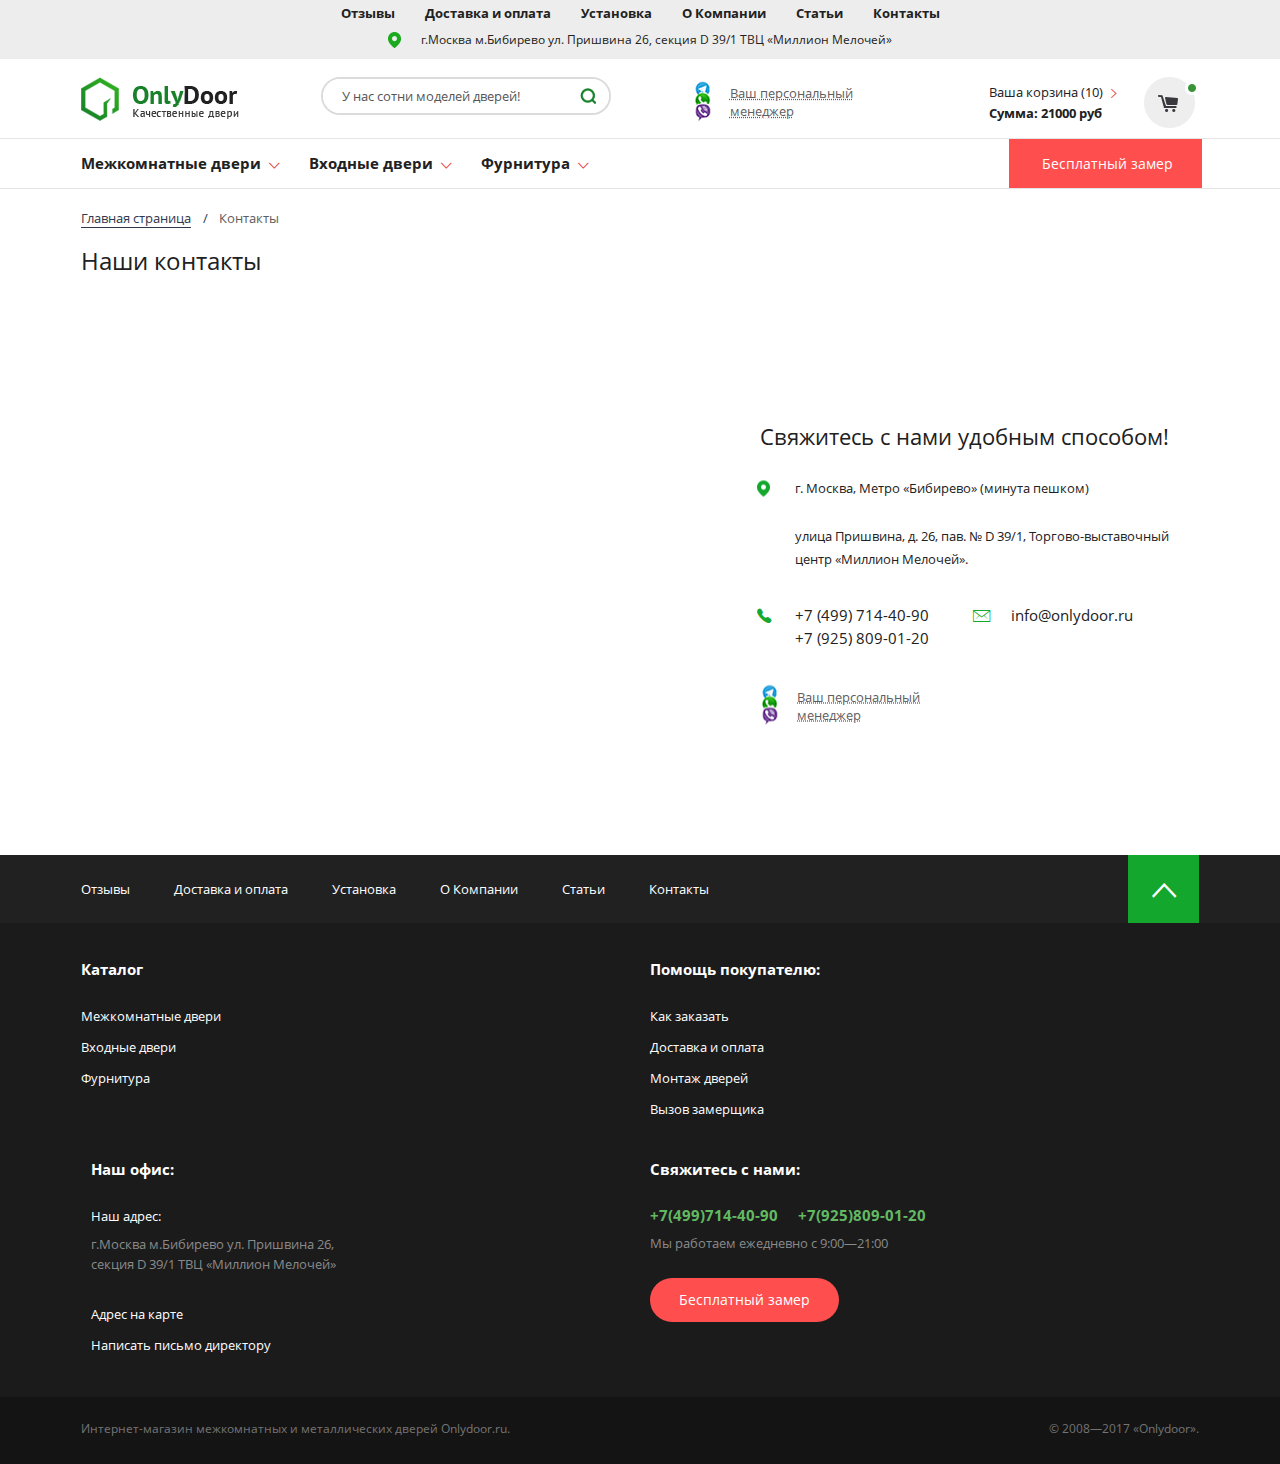
<file: contacts.html>
<!DOCTYPE html>

<html lang="ru">

<head>

	<meta charset="utf-8">
	<meta http-equiv="X-UA-Compatible" content="IE=edge" >
	<meta name="viewport" content="width=device-width, initial-scale=1.0">
	<meta name="description" content="">
	<link rel="stylesheet" type="text/css" href="style.css">
	<link rel="stylesheet" type="text/css" href="ionicons.css">
	<link rel="stylesheet" type="text/css" href="responsive.css">
	<link rel="stylesheet" type="text/css" href="slick/slick.css">
	<link rel="stylesheet" type="text/css" href="vendors/css/select2.css">
	<link rel="stylesheet" type="text/css" href="vendors/css/nouislider.css">
	<link rel="stylesheet" type="text/css" href="vendors/css/jquery.mCustomScrollbar.css">
	<script type="text/javascript" src="vendors/js/jquery.js"></script>
	<script type="text/javascript" src="slick/slick.js"></script>
	<script type="text/javascript" src="vendors/js/jquery.mCustomScrollbar.concat.min.js"></script>
	<script type="text/javascript" src="vendors/js/smoothscroll.js"></script>
	<script type="text/javascript" src="vendors/js/select2.js"></script>
	<script type="text/javascript" src="vendors/js/nouislider.min.js"></script>
	<script src="https://api-maps.yandex.ru/2.0-stable/?load=package.standard&lang=ru-RU" type="text/javascript"> </script>
	<link rel="icon" type="image/png" href="favicon/favicon.ico" sizes="16x16">
	<title>Only Door</title>

</head>

<body>

	<!-- Popups -->

	<!-- Отзыв -->
	<div class="popup-wrapp" id = "popup_1">
		<div class="popup-inner_wrapp scroll">
			<div class="popup">
				<button type="button" class="close-popup"></button>
				<div class="testimonial">
					<div class="testimonial-header">
						<p>Татьяна Миннибаева,  <span class="date">08.11.2017</span></p>
					</div>
					<div class="scroll-box">
						<p>Кри стиан Лоренцини, Кармела Пампалони (Carmela Pampaloni) и пиво Kronenbourg 1664 пригласили друзей в атмосферу тосканского лета! Любимый ресторан поклонников комфортного отдыха и песчаных пляжей итальянского курорта Forte dei Marmi , всего на пару дней переместился с тосканского побережья на Кутузовский проспект.</p>

						<p>Синьора Carmela и команда ресторана Bagno Annetta представили столичным гурманам гастрономические хиты респектабельного итальянского курорта. Гости ресторана Christian наслаждались знаменитым блюдом «Spagetti alle Arselle». Крошечные моллюски Арселле, которые водятся только в этой части побережья, специально доставили из Италии в Москву для приготовления фирменных блюд. Гостей так же удивляли другими блю</p>

						<p>Кри стиан Лоренцини, Кармела Пампалони (Carmela Pampaloni) и пиво Kronenbourg 1664 пригласили друзей в атмосферу тосканского лета! Любимый ресторан поклонников комфортного отдыха и песчаных пляжей итальянского курорта Forte dei Marmi , всего на пару дней переместился с тосканского побережья на Кутузовский проспект.</p>

						<p>Синьора Carmela и команда ресторана Bagno Annetta представили столичным гурманам гастрономические хиты респектабельного итальянского курорта. Гости ресторана Christian наслаждались знаменитым блюдом «Spagetti alle Arselle». Крошечные моллюски Арселле, которые водятся только в этой части побережья, специально доставили из Италии в Москву для приготовления фирменных блюд. Гостей так же удивляли другими блю</p>

						<p>Кри стиан Лоренцини, Кармела Пампалони (Carmela Pampaloni) и пиво Kronenbourg 1664 пригласили друзей в атмосферу тосканского лета! Любимый ресторан поклонников комфортного отдыха и песчаных пляжей итальянского курорта Forte dei Marmi , всего на пару дней переместился с тосканского побережья на Кутузовский проспект.</p>

						<p>Синьора Carmela и команда ресторана Bagno Annetta представили столичным гурманам гастрономические хиты респектабельного итальянского курорта. Гости ресторана Christian наслаждались знаменитым блюдом «Spagetti alle Arselle». Крошечные моллюски Арселле, которые водятся только в этой части побережья, специально доставили из Италии в Москву для приготовления фирменных блюд. Гостей так же удивляли другими блю</p>

						<p>Кри стиан Лоренцини, Кармела Пампалони (Carmela Pampaloni) и пиво Kronenbourg 1664 пригласили друзей в атмосферу тосканского лета! Любимый ресторан поклонников комфортного отдыха и песчаных пляжей итальянского курорта Forte dei Marmi , всего на пару дней переместился с тосканского побережья на Кутузовский проспект.</p>

						<p>Синьора Carmela и команда ресторана Bagno Annetta представили столичным гурманам гастрономические хиты респектабельного итальянского курорта. Гости ресторана Christian наслаждались знаменитым блюдом «Spagetti alle Arselle». Крошечные моллюски Арселле, которые водятся только в этой части побережья, специально доставили из Италии в Москву для приготовления фирменных блюд. Гостей так же удивляли другими блю</p>

						<p>Кри стиан Лоренцини, Кармела Пампалони (Carmela Pampaloni) и пиво Kronenbourg 1664 пригласили друзей в атмосферу тосканского лета! Любимый ресторан поклонников комфортного отдыха и песчаных пляжей итальянского курорта Forte dei Marmi , всего на пару дней переместился с тосканского побережья на Кутузовский проспект.</p>

						<p>Синьора Carmela и команда ресторана Bagno Annetta представили столичным гурманам гастрономические хиты респектабельного итальянского курорта. Гости ресторана Christian наслаждались знаменитым блюдом «Spagetti alle Arselle». Крошечные моллюски Арселле, которые водятся только в этой части побережья, специально доставили из Италии в Москву для приготовления фирменных блюд. Гостей так же удивляли другими блю</p>

					</div>
				</div>
			</div>
		</div>
	</div><!-- /Отзыв -->

	<!-- Ваша заявка принята -->
	<div class="popup-wrapp" id = "popup_2">
		<div class="popup-inner_wrapp scroll">
			<div class="popup succes">
				<button type="button" class="close-popup"></button>
				<div class="popup-header">
					<h3>Ваша заявка принята</h3>
					<p>Ваша заявка будет обработана в течение часа.<br /> Спасибо, что Вы с нами!</p>
				</div>
				<a href="#" class="red-pill">Вернуться на сайт</a>
			</div>
		</div>
	</div><!-- /Ваша заявка принята -->

	<!-- Заявка на замер -->
	<div class="popup-wrapp" id = "popup_3">
		<div class="popup-inner_wrapp scroll">
			<div class="popup">
				<button type="button" class="close-popup"></button>
				<div class="popup-header">
					<h3>Заявка на замер</h3>
					<p>Оставьте заявку и мы подберем недвижимость по вашим пожеланиям</p>
				</div>
				<div class="popup-form">
					<div class="input_wrapp">
						<label>Ваше имя:</label>
						<input type="text" placeholder="Как к Вам обращаться?">
					</div>
					<div class="clearfix two-inputs_wrapp">
						<div class="input_wrapp">
							<label>Номер телефона:</label>
							<input type="tel" placeholder="+7 xxx xxx xx xx">
						</div>
						<div class="input_wrapp">
							<label>E-mail:</label>
							<input type="email" placeholder="Ваш почтовый ящик">
						</div>
					</div>
					<div class="input_wrapp">
						<label>Ваш адрес:</label>
						<input type="text" placeholder="г. Москва, ул Советская, дом 5">
					</div>
					<div>
						<div class="checkbox_wrapp">
							<input type="checkbox" id="ch_1">
							<label for="ch_1"><span>Я согласен на обработку моих данных</span></label>
						</div>
					</div>
					<div class="submitbtn_wrapp">
						<button type="submit" class="red-pill">Отправить заявку</button>
					</div>
				</div>
			</div>
		</div>
	</div><!-- /Заявка на замер -->

	<!-- Ваш персональный менеджер -->
	<div class="popup-wrapp" id = "popup_4">
		<div class="popup-inner_wrapp scroll">
			<div class="popup">
				<button type="button" class="close-popup"></button>
				<div class="popup-header">
					<h3>Ваш персональный менеджер</h3>
					<div class="grey-box">
						<p>Мы всегда рады вашим звонкам!</p>
						<p><a href="tel:+74997144090" class="tel-link">+7 (499) 714-40-90</a></p>
						<ul class="inline-list">
							<li><i class="telegram"></i></li>
							<li><i class="viber"></i></li>
							<li><i class="whatsup"></i></li>
						</ul>
					</div>
					<p>Добавьте наш номер телефона в свой любимый месседжер и пользуйтесь всеми преимуществами моментальных сообщений.</p>
				</div>
				<div class="list_wrapp">
					<h3>Ваш персональный менеджер:</h3>
					<ul>
						<li>оформит заказ;</li>
						<li>даст рекомендации по выбору дверей;</li>
						<li>уведомит о текущем статусе исполнения заказа;</li>
						<li>проконсультирует по возможности доставки в отдаленные населённые пункты;</li>
						<li>ответит на все ваши вопросы.</li>
					</ul>
				</div>
				
			</div>
		</div>
	</div><!-- /Ваш персональный менеджер -->

	<!-- /Popups -->

	<div class="wrapper">

	<!-- Header -->
		
	<header>

		<div class="header-row row-1">

			<div class="row clearfix">
				<div class="col col-1 left">
					<div class="main-nav_wrapp scroll">
						<div class="align-right close-menu_wrapp">
							<button type="button" class="close-menu"><i class="ion-close"></i></button>
						</div>
						<div class="append-elem search-resp" data-append-elem = "1" ></div>
						<ul class="main-nav">
							<li><a href="#">Отзывы</a></li>
							<li><a href="#">Доставка и оплата</a></li>
							<li><a href="#">Установка</a></li>
							<li><a href="#">О Компании</a></li>
							<li><a href="#">Статьи</a></li>
							<li><a href="#">Контакты</a></li>
						</ul>
					</div>
				</div>
				<div class="col col-2 right align-right">
					<p><i class="map-marker-icon"></i>г.Москва м.Бибирево ул. Пришвина 26, секция D 39/1 ТВЦ «Миллион Мелочей»</p>
				</div>
			</div>

		</div>

		<div class="header-row row-2 resp-fixed">

			<div class="row offset-ziro">
				<div class="col col-1">
					<a class="logo" href="#">
						<img src="img/logo.png" alt="" />
					</a>
				</div>
				<div class="resp-col">
					<button class="respmenubtn">	
						<span></span>
						<span></span>
						<span></span>
					</button>
				</div>
				<div class="col col-2">
					<div class="append-elem"  data-append-desktop-elem = "1" data-min-screen = "768">
						<div class="search_wrapp">
							<form>
								<input type="text" placeholder="У нас сотни моделей дверей!" />
								<button type="button" class="search-btn"></button>
							</form>
						</div>
					</div>
				</div>
				<div class="col col-3">
					<div class="callback_1">
						<div class="col-1">
							<i class="connects-icon"></i>
						</div>
						<div class="col-2">
							<a href="#" data-show-popup = "popup_4" class="show_popup">Ваш персональный менеджер</a>
						</div>
					</div>
				</div>
				<div class="col col-4">
					<div class="callback_2">
						<div class="col-1">
							<i class="tel-icon"></i>
						</div>
						<div class="col-2">
							<a class="tel-link" href="tel:+74997144090">+7 (499) 714-40-90</a>
							<p>Работаем с 9.00 до 21.00</p>
						</div>
					</div>
				</div>
				<div class="col col-5 align-right">
					<a href="#" class="shop-card">
						<div class="shop-card-col-1">
							<p class="count">Ваша корзина <span class="count-goods">(10)</span> <i class="arrow-right ion-ios-arrow-right"></i></p>
							<p class="p-1">Сумма: <span class="goods-price">21000 руб</span></p>
						</div>
						<div class="shop-card-col-2">
							<i class="trash-icon"></i>
						</div>
					</a>
				</div>
			</div>

		</div>

		<div class="header-row row-3">

			<div class="row clearfix">
				
				<div class="catalog-resp_header">
					<!-- <h3>Каталог:</h3> -->
					<button type="button" class="green-pill catalog-btn">Каталог: <i class="ion-navicon"></i></button>
				</div>
				<div class="catalog-nav_wrapp scroll">
					<button type="button" class="close-catalog"><i class="ion-close"></i></button>
					<ul class="catalog-nav">
						<li>
							<a href="#" class="dropdown_item">Межкомнатные двери</a>
							<button type="button" class="dropdown-btn"></button>
							<div class="dropdown-menu">
								<div class="col">
									<div class="title_wrapp">
										<h3>Категории</h3>
									</div>
									<ul>
										<li><a href="#">Белые межкомнатные двери</a></li>
										<li><a href="#">Двери из массива</a></li>
										<li><a href="#">Ламинированные двери</a></li>
										<li><a href="#">Двери ПВХ</a></li>
										<li><a href="#">Двери из шпона</a></li>
										<li><a href="#">Двери экошпон</a></li>
										<li><a href="#">Складные двери книжка</a></li>
										<li><a href="#">Двери для бани и сауны</a></li>
										<li><a href="#">Стеклянные двери</a></li>
										<li><a href="#">Строительные двери</a></li>
									</ul>
								</div>
								<div class="col">
									<div class="title_wrapp">
										<h3>Бренды</h3>
									</div>
									<ul>
										<li><a href="#">LUXOR</a></li>
										<li><a href="#">Porta Prima</a></li>
										<li><a href="#">Profil Doors</a></li>
										<li><a href="#">Двери Статус</a></li>
										<li><a href="#">Арт Деко</a></li>
										<li><a href="#">Двери Оникс</a></li>
										<li><a href="#">Двери Дариано (Dariano)</a></li>
										<li><a href="#">Двери ОКА</a></li>
										<li><a href="#">Двери Valdo Puertas</a></li>
										<li><a href="#">VLaDOORs</a></li>
									</ul>
								</div>
								<div class="col">
									<div class="title_wrapp">
									</div>
									<ul>
										<li><a href="#">Двери Белоруссии</a></li>
										<li><a href="#">LiGa | Лига</a></li>
										<li><a href="#">Браво (BRAVO)</a></li>
										<li><a href="#">Гармония</a></li>
										<li><a href="#">Дверной Лидер</a></li>
										<li><a href="#">Покровские Двери</a></li>
									</ul>
								</div>
							</div>
						</li>
						<li>
							<a href="#" class="dropdown_item">Входные двери</a>
							<button type="button" class="dropdown-btn"></button>
							<div class="dropdown-menu">
								<div class="col">
									<div class="title_wrapp">
										<h3>Категории</h3>
									</div>
									<ul>
										<li><a href="#">Белые межкомнатные двери</a></li>
										<li><a href="#">Двери из массива</a></li>
										<li><a href="#">Ламинированные двери</a></li>
										<li><a href="#">Двери ПВХ</a></li>
										<li><a href="#">Двери из шпона</a></li>
										<li><a href="#">Двери экошпон</a></li>
										<li><a href="#">Складные двери книжка</a></li>
										<li><a href="#">Двери для бани и сауны</a></li>
										<li><a href="#">Стеклянные двери</a></li>
										<li><a href="#">Строительные двери</a></li>
									</ul>
								</div>
								<div class="col">
									<div class="title_wrapp">
										<h3>Бренды</h3>
									</div>
									<ul>
										<li><a href="#">LUXOR</a></li>
										<li><a href="#">Porta Prima</a></li>
										<li><a href="#">Profil Doors</a></li>
										<li><a href="#">Двери Статус</a></li>
										<li><a href="#">Арт Деко</a></li>
										<li><a href="#">Двери Оникс</a></li>
										<li><a href="#">Двери Дариано (Dariano)</a></li>
										<li><a href="#">Двери ОКА</a></li>
										<li><a href="#">Двери Valdo Puertas</a></li>
										<li><a href="#">VLaDOORs</a></li>
									</ul>
								</div>
								<div class="col">
									<div class="title_wrapp">
									</div>
									<ul>
										<li><a href="#">Двери Белоруссии</a></li>
										<li><a href="#">LiGa | Лига</a></li>
										<li><a href="#">Браво (BRAVO)</a></li>
										<li><a href="#">Гармония</a></li>
										<li><a href="#">Дверной Лидер</a></li>
										<li><a href="#">Покровские Двери</a></li>
									</ul>
								</div>
							</div>
						</li>
						<li>
							<a href="#" class="dropdown_item">Фурнитура</a>
							<button type="button" class="dropdown-btn"></button>
							<div class="dropdown-menu">
								<div class="col">
									<div class="title_wrapp">
										<h3>Категории</h3>
									</div>
									<ul>
										<li><a href="#">Белые межкомнатные двери</a></li>
										<li><a href="#">Двери из массива</a></li>
										<li><a href="#">Ламинированные двери</a></li>
										<li><a href="#">Двери ПВХ</a></li>
										<li><a href="#">Двери из шпона</a></li>
										<li><a href="#">Двери экошпон</a></li>
										<li><a href="#">Складные двери книжка</a></li>
										<li><a href="#">Двери для бани и сауны</a></li>
										<li><a href="#">Стеклянные двери</a></li>
										<li><a href="#">Строительные двери</a></li>
									</ul>
								</div>
								<div class="col">
									<div class="title_wrapp">
										<h3>Бренды</h3>
									</div>
									<ul>
										<li><a href="#">LUXOR</a></li>
										<li><a href="#">Porta Prima</a></li>
										<li><a href="#">Profil Doors</a></li>
										<li><a href="#">Двери Статус</a></li>
										<li><a href="#">Арт Деко</a></li>
										<li><a href="#">Двери Оникс</a></li>
										<li><a href="#">Двери Дариано (Dariano)</a></li>
										<li><a href="#">Двери ОКА</a></li>
										<li><a href="#">Двери Valdo Puertas</a></li>
										<li><a href="#">VLaDOORs</a></li>
									</ul>
								</div>
								<div class="col">
									<div class="title_wrapp">
									</div>
									<ul>
										<li><a href="#">Двери Белоруссии</a></li>
										<li><a href="#">LiGa | Лига</a></li>
										<li><a href="#">Браво (BRAVO)</a></li>
										<li><a href="#">Гармония</a></li>
										<li><a href="#">Дверной Лидер</a></li>
										<li><a href="#">Покровские Двери</a></li>
									</ul>
								</div>
							</div>
						</li>
					</ul>
				</div>
				<a href="#" class="free-call_btn show_popup" data-show-popup = "popup_3"><span>Бесплатный замер</span></a>
			</div>

		</div>
								
	</header>

	<!-- /Header -->

		<!-- Content -->
			<div class="content">

				<!-- Breadcrumbs -->

				<div class="breadcrumbs_wrapp">
					<div class="row">
						<ul class="breadcrumbs">
							<li><a href="#">Главная страница</a></li>
							<li><a href="#">Контакты</a></li>
						</ul>
					</div>
				</div>

				<!-- /Breadcrumbs -->

				<!-- Section 1 - Contacts -->

				<section class="map-section">
					
					<div class="row">
						<h2>Наши контакты</h2>
					</div>

					<div class="map-box">
						<div class="row clearfix">
							<div class="right-center">
								<div class="contacts_wrapp">
									<h3>Свяжитесь с нами удобным способом!</h3>
									<div class="contacts-box">
										<div class="col-1">
											<i class="map-marker-13"></i>
										</div>
										<div class="col-2">
											<p>г. Москва, Метро «Бибирево» (минута пешком)</p>
											<br />
											<p>улица Пришвина, д. 26, пав. № D 39/1, Торгово-выставочный центр «Миллион Мелочей».</p>
										</div>
									</div>
									<div class="thumbnails_wrapp">
										<div class="contacts-boxes_wrapp offset-ziro">
											<div class="contacts-box">
												<div class="col-1">
													<i class="ion-ios-telephone"></i>
												</div>
												<div class="col-2">
													<p><a href="tel:+74997144090">+7 (499) 714-40-90</a></p>
													<p><a href="tel:+79258090120">+7 (925) 809-01-20</a></p>
												</div>
											</div>
											<div class="contacts-box">
												<div class="col-1">
													<i class="ion-ios-email-outline"></i>
												</div>
												<div class="col-2">
													<p><a href="mail:info@onlydoor.ru">info@onlydoor.ru</a></p>
												</div>
											</div>
										</div>
									</div>
									<div class="callback_1">
										<div class="col-1">
											<i class="connects-icon"></i>
										</div>
										<div class="col-2">
											<a href="#" data-show-popup = "popup_4" class="show_popup">Ваш персональный<br /> менеджер</a>
										</div>
									</div>
								</div>
							</div>
						</div>
						<div id="map"></div>
					</div>

				</section>

				<!-- /Section 1 - Contacts -->

			</div>
		<!-- /Content -->

		<!-- Footer -->

		<footer class="footer">

			<div class="footer-row row-1">
				<div class="row">
					<div class="footer-nav_wrapp">
						<ul class="footer-nav">
							<li><a href="#">Отзывы</a></li>
							<li><a href="#">Доставка и оплата</a></li>
							<li><a href="#">Установка</a></li>
							<li><a href="#">О Компании</a></li>
							<li><a href="#">Статьи</a></li>
							<li><a href="#">Контакты</a></li>
						</ul>
						<button type="button" class="scroll-btn top_btn">
							<i class="ion-ios-arrow-up"></i>
						</button>
					</div>					
				</div>
			</div>

			<div class="footer-row row-2">
				<div class="row clearfix">
					<div class="col col-1 left">
						<h3>Каталог</h3>
						<ul>
							<li><a href="#">Межкомнатные двери</a></li>
							<li><a href="#">Входные двери</a></li>
							<li><a href="#">Фурнитура</a></li>
						</ul>
					</div>
					<div class="col col-2 left">
						<h3>Помощь покупателю:</h3>
						<ul>
							<li><a href="#">Как заказать</a></li>
							<li><a href="#">Доставка и оплата</a></li>
							<li><a href="#">Монтаж дверей</a></li>
							<li><a href="#">Вызов замерщика</a></li>
						</ul>
					</div>
					<div class="col col-3 left">
						<h3>Наш офис:</h3>
						<div class="info-box">
							<h3>Наш адрес:</h3>
							<p>г.Москва м.Бибирево ул. Пришвина 26,<br />секция D 39/1 ТВЦ «Миллион Мелочей»</p>
						</div>
						<ul>
							<li><a href="#">Адрес на карте</a></li>
							<li><a href="#">Написать письмо директору</a></li>
						</ul>
					</div>
					<div class="col col-4 left">
						<h3>Свяжитесь с нами:</h3>
						<div class="thumbnails_wrapp">
							<ul class="tels-nav">
								<li><a href="tel:+74997144090">+7(499)714-40-90</a></li>
								<li><a href="tel:+79258090120">+7(925)809-01-20</a></li>
							</ul>
						</div>
						<p>Мы работаем ежедневно с 9:00—21:00</p>
						<a href="#" class="red-pill show_popup"  data-show-popup = "popup_3">Бесплатный замер</a>
					</div>
				</div>
			</div>

			<div class="footer-row row-3">
				<div class="row clearfix">
					<div class="col col-1 left">
						<p>Интернет-магазин межкомнатных и металлических дверей Onlydoor.ru.</p>
					</div>
					<div class="col col-2 right align-right">
						<p>&copy; 2008—2017 «Onlydoor».</p>
					</div>
				</div>
			</div>

		</footer>

		<!-- /Footer -->

		<script src="js/scripts.js"></script>
		<script src="js/additional_scripts.js"></script>
		<script src="js/map.js"></script>
	
	</div>

</body>
</html>
</file>
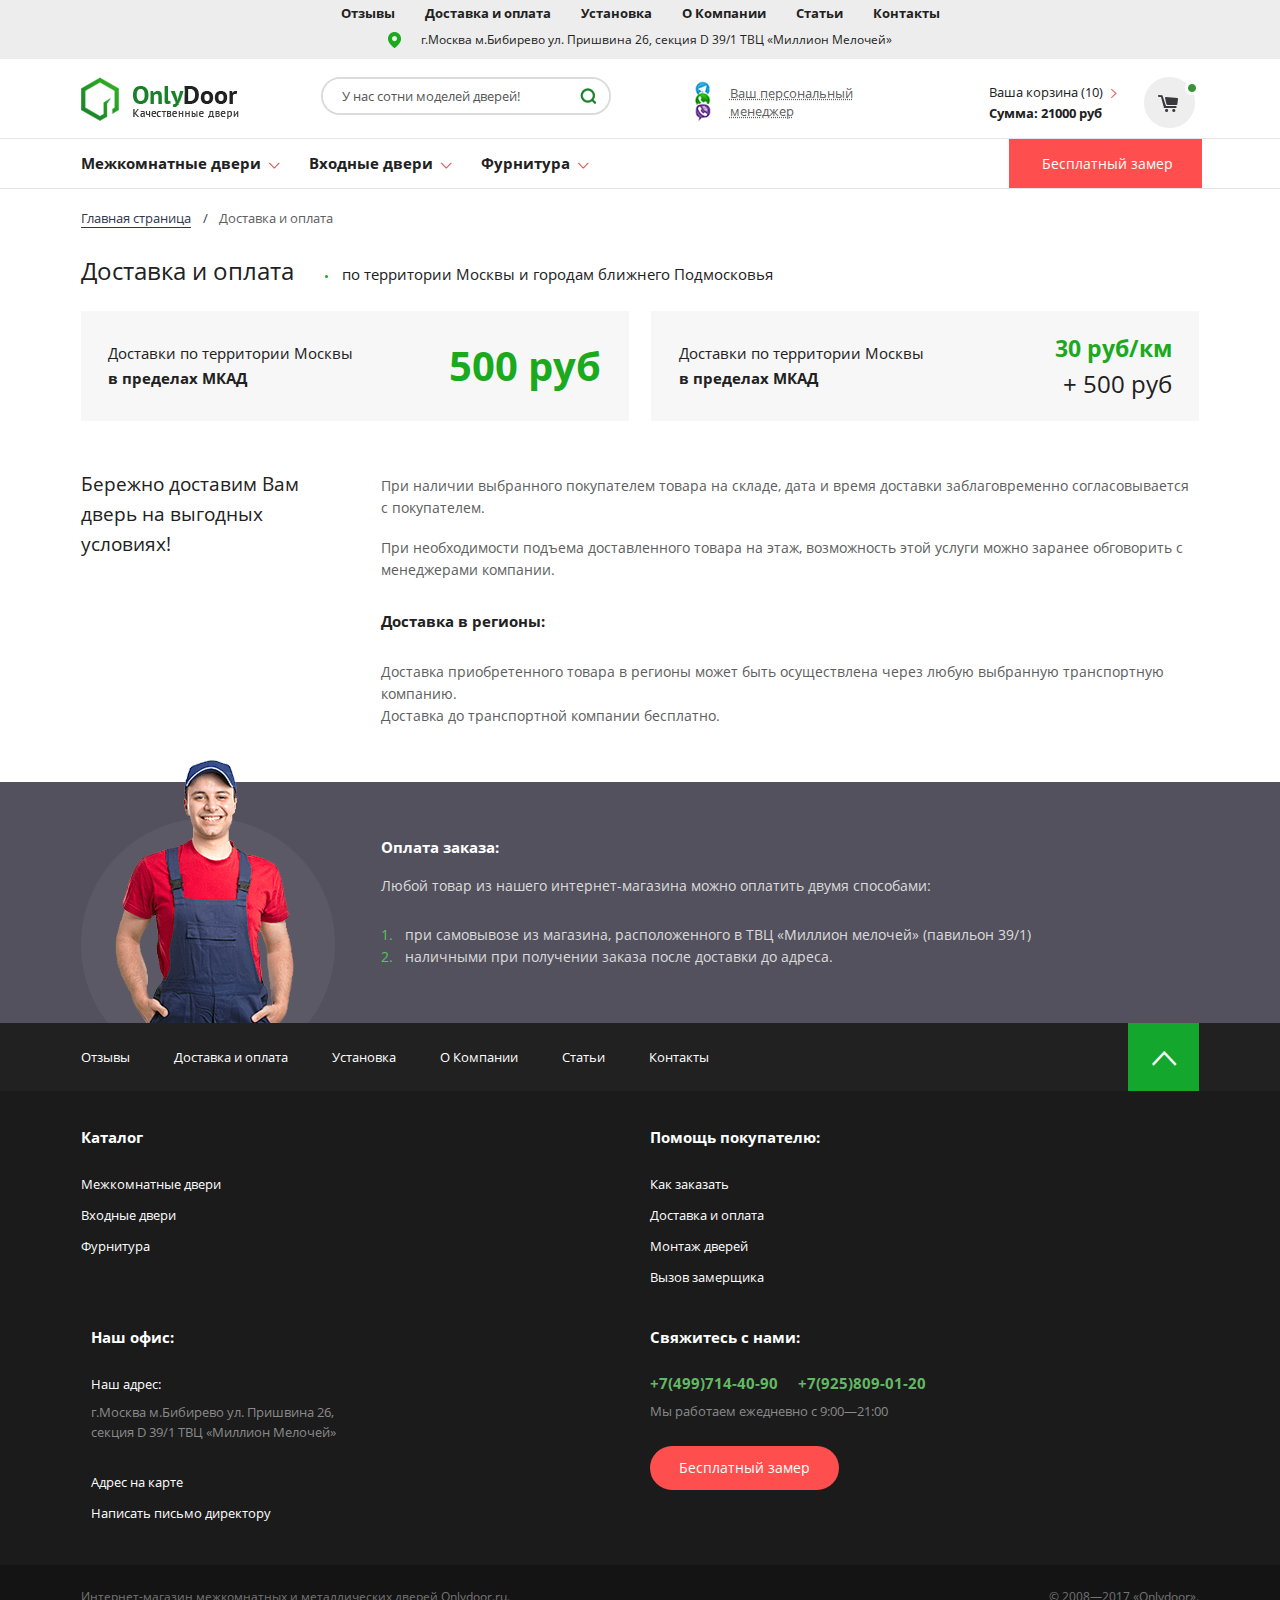
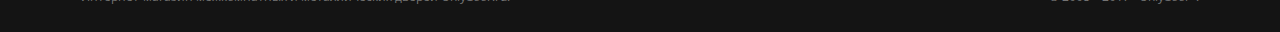
<file: delivery_payment.html>
<!DOCTYPE html>

<html lang="ru">

<head>

	<meta charset="utf-8">
	<meta http-equiv="X-UA-Compatible" content="IE=edge" >
	<meta name="viewport" content="width=device-width, initial-scale=1.0">
	<meta name="description" content="">
	<link rel="stylesheet" type="text/css" href="style.css">
	<link rel="stylesheet" type="text/css" href="ionicons.css">
	<link rel="stylesheet" type="text/css" href="responsive.css">
	<link rel="stylesheet" type="text/css" href="slick/slick.css">
	<link rel="stylesheet" type="text/css" href="vendors/css/select2.css">
	<link rel="stylesheet" type="text/css" href="vendors/css/nouislider.css">
	<link rel="stylesheet" type="text/css" href="vendors/css/jquery.mCustomScrollbar.css">
	<script type="text/javascript" src="vendors/js/jquery.js"></script>
	<script type="text/javascript" src="slick/slick.js"></script>
	<script type="text/javascript" src="vendors/js/jquery.mCustomScrollbar.concat.min.js"></script>
	<script type="text/javascript" src="vendors/js/smoothscroll.js"></script>
	<script type="text/javascript" src="vendors/js/select2.js"></script>
	<script type="text/javascript" src="vendors/js/nouislider.min.js"></script>
	<script src="https://api-maps.yandex.ru/2.0-stable/?load=package.standard&lang=ru-RU" type="text/javascript"> </script>
	<link rel="icon" type="image/png" href="favicon/favicon.ico" sizes="16x16">
	<title>Only Door</title>

</head>

<body>

	<!-- Popups -->

	<!-- Отзыв -->
	<div class="popup-wrapp" id = "popup_1">
		<div class="popup-inner_wrapp scroll">
			<div class="popup">
				<button type="button" class="close-popup"></button>
				<div class="testimonial">
					<div class="testimonial-header">
						<p>Татьяна Миннибаева,  <span class="date">08.11.2017</span></p>
					</div>
					<div class="scroll-box">
						<p>Кри стиан Лоренцини, Кармела Пампалони (Carmela Pampaloni) и пиво Kronenbourg 1664 пригласили друзей в атмосферу тосканского лета! Любимый ресторан поклонников комфортного отдыха и песчаных пляжей итальянского курорта Forte dei Marmi , всего на пару дней переместился с тосканского побережья на Кутузовский проспект.</p>

						<p>Синьора Carmela и команда ресторана Bagno Annetta представили столичным гурманам гастрономические хиты респектабельного итальянского курорта. Гости ресторана Christian наслаждались знаменитым блюдом «Spagetti alle Arselle». Крошечные моллюски Арселле, которые водятся только в этой части побережья, специально доставили из Италии в Москву для приготовления фирменных блюд. Гостей так же удивляли другими блю</p>

						<p>Кри стиан Лоренцини, Кармела Пампалони (Carmela Pampaloni) и пиво Kronenbourg 1664 пригласили друзей в атмосферу тосканского лета! Любимый ресторан поклонников комфортного отдыха и песчаных пляжей итальянского курорта Forte dei Marmi , всего на пару дней переместился с тосканского побережья на Кутузовский проспект.</p>

						<p>Синьора Carmela и команда ресторана Bagno Annetta представили столичным гурманам гастрономические хиты респектабельного итальянского курорта. Гости ресторана Christian наслаждались знаменитым блюдом «Spagetti alle Arselle». Крошечные моллюски Арселле, которые водятся только в этой части побережья, специально доставили из Италии в Москву для приготовления фирменных блюд. Гостей так же удивляли другими блю</p>

						<p>Кри стиан Лоренцини, Кармела Пампалони (Carmela Pampaloni) и пиво Kronenbourg 1664 пригласили друзей в атмосферу тосканского лета! Любимый ресторан поклонников комфортного отдыха и песчаных пляжей итальянского курорта Forte dei Marmi , всего на пару дней переместился с тосканского побережья на Кутузовский проспект.</p>

						<p>Синьора Carmela и команда ресторана Bagno Annetta представили столичным гурманам гастрономические хиты респектабельного итальянского курорта. Гости ресторана Christian наслаждались знаменитым блюдом «Spagetti alle Arselle». Крошечные моллюски Арселле, которые водятся только в этой части побережья, специально доставили из Италии в Москву для приготовления фирменных блюд. Гостей так же удивляли другими блю</p>

						<p>Кри стиан Лоренцини, Кармела Пампалони (Carmela Pampaloni) и пиво Kronenbourg 1664 пригласили друзей в атмосферу тосканского лета! Любимый ресторан поклонников комфортного отдыха и песчаных пляжей итальянского курорта Forte dei Marmi , всего на пару дней переместился с тосканского побережья на Кутузовский проспект.</p>

						<p>Синьора Carmela и команда ресторана Bagno Annetta представили столичным гурманам гастрономические хиты респектабельного итальянского курорта. Гости ресторана Christian наслаждались знаменитым блюдом «Spagetti alle Arselle». Крошечные моллюски Арселле, которые водятся только в этой части побережья, специально доставили из Италии в Москву для приготовления фирменных блюд. Гостей так же удивляли другими блю</p>

						<p>Кри стиан Лоренцини, Кармела Пампалони (Carmela Pampaloni) и пиво Kronenbourg 1664 пригласили друзей в атмосферу тосканского лета! Любимый ресторан поклонников комфортного отдыха и песчаных пляжей итальянского курорта Forte dei Marmi , всего на пару дней переместился с тосканского побережья на Кутузовский проспект.</p>

						<p>Синьора Carmela и команда ресторана Bagno Annetta представили столичным гурманам гастрономические хиты респектабельного итальянского курорта. Гости ресторана Christian наслаждались знаменитым блюдом «Spagetti alle Arselle». Крошечные моллюски Арселле, которые водятся только в этой части побережья, специально доставили из Италии в Москву для приготовления фирменных блюд. Гостей так же удивляли другими блю</p>

					</div>
				</div>
			</div>
		</div>
	</div><!-- /Отзыв -->

	<!-- Ваша заявка принята -->
	<div class="popup-wrapp" id = "popup_2">
		<div class="popup-inner_wrapp scroll">
			<div class="popup succes">
				<button type="button" class="close-popup"></button>
				<div class="popup-header">
					<h3>Ваша заявка принята</h3>
					<p>Ваша заявка будет обработана в течение часа.<br /> Спасибо, что Вы с нами!</p>
				</div>
				<a href="#" class="red-pill">Вернуться на сайт</a>
			</div>
		</div>
	</div><!-- /Ваша заявка принята -->

	<!-- Заявка на замер -->
	<div class="popup-wrapp" id = "popup_3">
		<div class="popup-inner_wrapp scroll">
			<div class="popup">
				<button type="button" class="close-popup"></button>
				<div class="popup-header">
					<h3>Заявка на замер</h3>
					<p>Оставьте заявку и мы подберем недвижимость по вашим пожеланиям</p>
				</div>
				<div class="popup-form">
					<div class="input_wrapp">
						<label>Ваше имя:</label>
						<input type="text" placeholder="Как к Вам обращаться?">
					</div>
					<div class="clearfix two-inputs_wrapp">
						<div class="input_wrapp">
							<label>Номер телефона:</label>
							<input type="tel" placeholder="+7 xxx xxx xx xx">
						</div>
						<div class="input_wrapp">
							<label>E-mail:</label>
							<input type="email" placeholder="Ваш почтовый ящик">
						</div>
					</div>
					<div class="input_wrapp">
						<label>Ваш адрес:</label>
						<input type="text" placeholder="г. Москва, ул Советская, дом 5">
					</div>
					<div>
						<div class="checkbox_wrapp">
							<input type="checkbox" id="ch_1">
							<label for="ch_1"><span>Я согласен на обработку моих данных</span></label>
						</div>
					</div>
					<div class="submitbtn_wrapp">
						<button type="submit" class="red-pill">Отправить заявку</button>
					</div>
				</div>
			</div>
		</div>
	</div><!-- /Заявка на замер -->

	<!-- Ваш персональный менеджер -->
	<div class="popup-wrapp" id = "popup_4">
		<div class="popup-inner_wrapp scroll">
			<div class="popup">
				<button type="button" class="close-popup"></button>
				<div class="popup-header">
					<h3>Ваш персональный менеджер</h3>
					<div class="grey-box">
						<p>Мы всегда рады вашим звонкам!</p>
						<p><a href="tel:+74997144090" class="tel-link">+7 (499) 714-40-90</a></p>
						<ul class="inline-list">
							<li><i class="telegram"></i></li>
							<li><i class="viber"></i></li>
							<li><i class="whatsup"></i></li>
						</ul>
					</div>
					<p>Добавьте наш номер телефона в свой любимый месседжер и пользуйтесь всеми преимуществами моментальных сообщений.</p>
				</div>
				<div class="list_wrapp">
					<h3>Ваш персональный менеджер:</h3>
					<ul>
						<li>оформит заказ;</li>
						<li>даст рекомендации по выбору дверей;</li>
						<li>уведомит о текущем статусе исполнения заказа;</li>
						<li>проконсультирует по возможности доставки в отдаленные населённые пункты;</li>
						<li>ответит на все ваши вопросы.</li>
					</ul>
				</div>
				
			</div>
		</div>
	</div><!-- /Ваш персональный менеджер -->

	<!-- /Popups -->

	<div class="wrapper">

	<!-- Header -->
		
	<header>

		<div class="header-row row-1">

			<div class="row clearfix">
				<div class="col col-1 left">
					<div class="main-nav_wrapp scroll">
						<div class="align-right close-menu_wrapp">
							<button type="button" class="close-menu"><i class="ion-close"></i></button>
						</div>
						<div class="append-elem search-resp" data-append-elem = "1" ></div>
						<ul class="main-nav">
							<li><a href="#">Отзывы</a></li>
							<li><a href="#">Доставка и оплата</a></li>
							<li><a href="#">Установка</a></li>
							<li><a href="#">О Компании</a></li>
							<li><a href="#">Статьи</a></li>
							<li><a href="#">Контакты</a></li>
						</ul>
					</div>
				</div>
				<div class="col col-2 right align-right">
					<p><i class="map-marker-icon"></i>г.Москва м.Бибирево ул. Пришвина 26, секция D 39/1 ТВЦ «Миллион Мелочей»</p>
				</div>
			</div>

		</div>

		<div class="header-row row-2 resp-fixed">

			<div class="row offset-ziro">
				<div class="col col-1">
					<a class="logo" href="#">
						<img src="img/logo.png" alt="" />
					</a>
				</div>
				<div class="resp-col">
					<button class="respmenubtn">	
						<span></span>
						<span></span>
						<span></span>
					</button>
				</div>
				<div class="col col-2">
					<div class="append-elem"  data-append-desktop-elem = "1" data-min-screen = "768">
						<div class="search_wrapp">
							<form>
								<input type="text" placeholder="У нас сотни моделей дверей!" />
								<button type="button" class="search-btn"></button>
							</form>
						</div>
					</div>
				</div>
				<div class="col col-3">
					<div class="callback_1">
						<div class="col-1">
							<i class="connects-icon"></i>
						</div>
						<div class="col-2">
							<a href="#" data-show-popup = "popup_4" class="show_popup">Ваш персональный менеджер</a>
						</div>
					</div>
				</div>
				<div class="col col-4">
					<div class="callback_2">
						<div class="col-1">
							<i class="tel-icon"></i>
						</div>
						<div class="col-2">
							<a class="tel-link" href="tel:+74997144090">+7 (499) 714-40-90</a>
							<p>Работаем с 9.00 до 21.00</p>
						</div>
					</div>
				</div>
				<div class="col col-5 align-right">
					<a href="#" class="shop-card">
						<div class="shop-card-col-1">
							<p class="count">Ваша корзина <span class="count-goods">(10)</span> <i class="arrow-right ion-ios-arrow-right"></i></p>
							<p class="p-1">Сумма: <span class="goods-price">21000 руб</span></p>
						</div>
						<div class="shop-card-col-2">
							<i class="trash-icon"></i>
						</div>
					</a>
				</div>
			</div>

		</div>

		<div class="header-row row-3">

			<div class="row clearfix">
				
				<div class="catalog-resp_header">
					<!-- <h3>Каталог:</h3> -->
					<button type="button" class="green-pill catalog-btn">Каталог: <i class="ion-navicon"></i></button>
				</div>
				<div class="catalog-nav_wrapp scroll">
					<button type="button" class="close-catalog"><i class="ion-close"></i></button>
					<ul class="catalog-nav">
						<li>
							<a href="#" class="dropdown_item">Межкомнатные двери</a>
							<button type="button" class="dropdown-btn"></button>
							<div class="dropdown-menu">
								<div class="col">
									<div class="title_wrapp">
										<h3>Категории</h3>
									</div>
									<ul>
										<li><a href="#">Белые межкомнатные двери</a></li>
										<li><a href="#">Двери из массива</a></li>
										<li><a href="#">Ламинированные двери</a></li>
										<li><a href="#">Двери ПВХ</a></li>
										<li><a href="#">Двери из шпона</a></li>
										<li><a href="#">Двери экошпон</a></li>
										<li><a href="#">Складные двери книжка</a></li>
										<li><a href="#">Двери для бани и сауны</a></li>
										<li><a href="#">Стеклянные двери</a></li>
										<li><a href="#">Строительные двери</a></li>
									</ul>
								</div>
								<div class="col">
									<div class="title_wrapp">
										<h3>Бренды</h3>
									</div>
									<ul>
										<li><a href="#">LUXOR</a></li>
										<li><a href="#">Porta Prima</a></li>
										<li><a href="#">Profil Doors</a></li>
										<li><a href="#">Двери Статус</a></li>
										<li><a href="#">Арт Деко</a></li>
										<li><a href="#">Двери Оникс</a></li>
										<li><a href="#">Двери Дариано (Dariano)</a></li>
										<li><a href="#">Двери ОКА</a></li>
										<li><a href="#">Двери Valdo Puertas</a></li>
										<li><a href="#">VLaDOORs</a></li>
									</ul>
								</div>
								<div class="col">
									<div class="title_wrapp">
									</div>
									<ul>
										<li><a href="#">Двери Белоруссии</a></li>
										<li><a href="#">LiGa | Лига</a></li>
										<li><a href="#">Браво (BRAVO)</a></li>
										<li><a href="#">Гармония</a></li>
										<li><a href="#">Дверной Лидер</a></li>
										<li><a href="#">Покровские Двери</a></li>
									</ul>
								</div>
							</div>
						</li>
						<li>
							<a href="#" class="dropdown_item">Входные двери</a>
							<button type="button" class="dropdown-btn"></button>
							<div class="dropdown-menu">
								<div class="col">
									<div class="title_wrapp">
										<h3>Категории</h3>
									</div>
									<ul>
										<li><a href="#">Белые межкомнатные двери</a></li>
										<li><a href="#">Двери из массива</a></li>
										<li><a href="#">Ламинированные двери</a></li>
										<li><a href="#">Двери ПВХ</a></li>
										<li><a href="#">Двери из шпона</a></li>
										<li><a href="#">Двери экошпон</a></li>
										<li><a href="#">Складные двери книжка</a></li>
										<li><a href="#">Двери для бани и сауны</a></li>
										<li><a href="#">Стеклянные двери</a></li>
										<li><a href="#">Строительные двери</a></li>
									</ul>
								</div>
								<div class="col">
									<div class="title_wrapp">
										<h3>Бренды</h3>
									</div>
									<ul>
										<li><a href="#">LUXOR</a></li>
										<li><a href="#">Porta Prima</a></li>
										<li><a href="#">Profil Doors</a></li>
										<li><a href="#">Двери Статус</a></li>
										<li><a href="#">Арт Деко</a></li>
										<li><a href="#">Двери Оникс</a></li>
										<li><a href="#">Двери Дариано (Dariano)</a></li>
										<li><a href="#">Двери ОКА</a></li>
										<li><a href="#">Двери Valdo Puertas</a></li>
										<li><a href="#">VLaDOORs</a></li>
									</ul>
								</div>
								<div class="col">
									<div class="title_wrapp">
									</div>
									<ul>
										<li><a href="#">Двери Белоруссии</a></li>
										<li><a href="#">LiGa | Лига</a></li>
										<li><a href="#">Браво (BRAVO)</a></li>
										<li><a href="#">Гармония</a></li>
										<li><a href="#">Дверной Лидер</a></li>
										<li><a href="#">Покровские Двери</a></li>
									</ul>
								</div>
							</div>
						</li>
						<li>
							<a href="#" class="dropdown_item">Фурнитура</a>
							<button type="button" class="dropdown-btn"></button>
							<div class="dropdown-menu">
								<div class="col">
									<div class="title_wrapp">
										<h3>Категории</h3>
									</div>
									<ul>
										<li><a href="#">Белые межкомнатные двери</a></li>
										<li><a href="#">Двери из массива</a></li>
										<li><a href="#">Ламинированные двери</a></li>
										<li><a href="#">Двери ПВХ</a></li>
										<li><a href="#">Двери из шпона</a></li>
										<li><a href="#">Двери экошпон</a></li>
										<li><a href="#">Складные двери книжка</a></li>
										<li><a href="#">Двери для бани и сауны</a></li>
										<li><a href="#">Стеклянные двери</a></li>
										<li><a href="#">Строительные двери</a></li>
									</ul>
								</div>
								<div class="col">
									<div class="title_wrapp">
										<h3>Бренды</h3>
									</div>
									<ul>
										<li><a href="#">LUXOR</a></li>
										<li><a href="#">Porta Prima</a></li>
										<li><a href="#">Profil Doors</a></li>
										<li><a href="#">Двери Статус</a></li>
										<li><a href="#">Арт Деко</a></li>
										<li><a href="#">Двери Оникс</a></li>
										<li><a href="#">Двери Дариано (Dariano)</a></li>
										<li><a href="#">Двери ОКА</a></li>
										<li><a href="#">Двери Valdo Puertas</a></li>
										<li><a href="#">VLaDOORs</a></li>
									</ul>
								</div>
								<div class="col">
									<div class="title_wrapp">
									</div>
									<ul>
										<li><a href="#">Двери Белоруссии</a></li>
										<li><a href="#">LiGa | Лига</a></li>
										<li><a href="#">Браво (BRAVO)</a></li>
										<li><a href="#">Гармония</a></li>
										<li><a href="#">Дверной Лидер</a></li>
										<li><a href="#">Покровские Двери</a></li>
									</ul>
								</div>
							</div>
						</li>
					</ul>
				</div>
				<a href="#" class="free-call_btn show_popup" data-show-popup = "popup_3"><span>Бесплатный замер</span></a>
			</div>

		</div>
								
	</header>

	<!-- /Header -->

		<!-- Content -->
			<div class="content">

				<!-- Breadcrumbs -->

				<div class="breadcrumbs_wrapp">
					<div class="row">
						<ul class="breadcrumbs">
							<li><a href="#">Главная страница</a></li>
							<li><a href="#">Доставка и оплата</a></li>
						</ul>
					</div>
				</div>

				<!-- /Breadcrumbs -->

				<!-- Section 1 - Delivery -->

				<section>
					
					<div class="row">

						<h2>Доставка и оплата <span class="small-desc">по территории Москвы и городам ближнего Подмосковья</span></h2>

						<div class="delivery-cards offset-ziro set_height">
							<div class="delivery-card thumb">
								<div class="inner">
									<div class="col-1">
										<p>Доставки по территории Москвы<br /> <b>в пределах МКАД</b></p>
									</div>
									<div class="col-2">
										<p class="price">500 руб</p>
									</div>
								</div>
							</div>
							<div class="delivery-card thumb">
								<div class="inner">
									<div class="col-1">
										<p>Доставки по территории Москвы<br /> <b>в пределах МКАД</b></p>
									</div>
									<div class="col-2">
										<p class="price small">30 руб/км</p>
										<p>+ 500 руб</p>
									</div>
								</div>
							</div>
						</div>

						<div class="two-cols-templ_2">
							<div class="col-1">
								<p>Бережно доставим Вам дверь на выгодных условиях!</p>
							</div>
							<div class="col-2">
								<p>При наличии выбранного покупателем товара на складе, дата и время доставки заблаговременно согласовывается с покупателем.</p>
								<p>При необходимости подъема доставленного товара на этаж, возможность этой услуги можно заранее обговорить с менеджерами компании.</p>
								<h3>Доставка в регионы:</h3>
								<ul>
									<li>Доставка приобретенного товара в регионы может быть осуществлена через любую выбранную транспортную компанию.</li>
									<li>Доставка до транспортной компании бесплатно.</li>
								</ul>
							</div>
						</div>

					</div>

				</section>

				<!-- /Section 1 - Delivery -->

				<!-- Section 2 - Delivery -->

				<section class="section-2-delivery">
				
					<div class="two-cols-templ_2 resp grey">
						<div class="row">
							<div class="col-1 ie-bg">
								<img src="img/worker_2.png" alt="" />
							</div>
							<div class="col-2">
								<h3>Оплата заказа:</h3>
								<p>Любой товар из нашего интернет-магазина можно оплатить двумя способами:</p>
								<ul class="num-mark">
									<li>при самовывозе из магазина, расположенного в ТВЦ «Миллион мелочей» (павильон 39/1)</li>
									<li>наличными при получении заказа после доставки до адреса.</li>
								</ul>
							</div>
						</div>
					</div>

				</section>

				<!-- /Section 2 - Delivery -->

			</div>
		<!-- /Content -->

		<!-- Footer -->

		<footer class="footer">

			<div class="footer-row row-1">
				<div class="row">
					<div class="footer-nav_wrapp">
						<ul class="footer-nav">
							<li><a href="#">Отзывы</a></li>
							<li><a href="#">Доставка и оплата</a></li>
							<li><a href="#">Установка</a></li>
							<li><a href="#">О Компании</a></li>
							<li><a href="#">Статьи</a></li>
							<li><a href="#">Контакты</a></li>
						</ul>
						<button type="button" class="scroll-btn top_btn">
							<i class="ion-ios-arrow-up"></i>
						</button>
					</div>					
				</div>
			</div>

			<div class="footer-row row-2">
				<div class="row clearfix">
					<div class="col col-1 left">
						<h3>Каталог</h3>
						<ul>
							<li><a href="#">Межкомнатные двери</a></li>
							<li><a href="#">Входные двери</a></li>
							<li><a href="#">Фурнитура</a></li>
						</ul>
					</div>
					<div class="col col-2 left">
						<h3>Помощь покупателю:</h3>
						<ul>
							<li><a href="#">Как заказать</a></li>
							<li><a href="#">Доставка и оплата</a></li>
							<li><a href="#">Монтаж дверей</a></li>
							<li><a href="#">Вызов замерщика</a></li>
						</ul>
					</div>
					<div class="col col-3 left">
						<h3>Наш офис:</h3>
						<div class="info-box">
							<h3>Наш адрес:</h3>
							<p>г.Москва м.Бибирево ул. Пришвина 26,<br />секция D 39/1 ТВЦ «Миллион Мелочей»</p>
						</div>
						<ul>
							<li><a href="#">Адрес на карте</a></li>
							<li><a href="#">Написать письмо директору</a></li>
						</ul>
					</div>
					<div class="col col-4 left">
						<h3>Свяжитесь с нами:</h3>
						<div class="thumbnails_wrapp">
							<ul class="tels-nav">
								<li><a href="tel:+74997144090">+7(499)714-40-90</a></li>
								<li><a href="tel:+79258090120">+7(925)809-01-20</a></li>
							</ul>
						</div>
						<p>Мы работаем ежедневно с 9:00—21:00</p>
						<a href="#" class="red-pill show_popup"  data-show-popup = "popup_3">Бесплатный замер</a>
					</div>
				</div>
			</div>

			<div class="footer-row row-3">
				<div class="row clearfix">
					<div class="col col-1 left">
						<p>Интернет-магазин межкомнатных и металлических дверей Onlydoor.ru.</p>
					</div>
					<div class="col col-2 right align-right">
						<p>&copy; 2008—2017 «Onlydoor».</p>
					</div>
				</div>
			</div>

		</footer>

		<!-- /Footer -->

		<script src="js/scripts.js"></script>
		<script src="js/additional_scripts.js"></script>
	
	</div>

</body>
</html>
</file>
<file: style.css>
@charset "utf-8";

/*------------------*/
/*-- Fonts --*/
/*------------------*/

@font-face {
    font-family: "Open Sans";
    src: url("fonts/OpenSans-Bold.eot");
    src: url("fonts/OpenSans-Bold.eot?#iefix") format("embedded-opentype"),
        url("fonts/OpenSans-Bold.woff2") format("woff2"),
        url("fonts/OpenSans-Bold.woff") format("woff"),
        url("fonts/OpenSans-Bold.ttf") format("truetype"),
        url("fonts/OpenSans-Bold.svg#OpenSans-Bold") format("svg");
    font-weight: bold;
    font-style: normal;
}

@font-face {
    font-family: "Open Sans";
    src: url("fonts/OpenSans.eot");
    src: url("fonts/OpenSans.eot?#iefix") format("embedded-opentype"),
        url("fonts/OpenSans.woff2") format("woff2"),
        url("fonts/OpenSans.woff") format("woff"),
        url("fonts/OpenSans.ttf") format("truetype"),
        url("fonts/OpenSans.svg#OpenSans") format("svg");
    font-weight: normal;
    font-style: normal;
}

/*-------------------------------------------*/
/* BASIC SETUP */
/*-------------------------------------------*/

* {
    margin: 0;
    padding: 0;
    -webkit-box-sizing: border-box;
    -moz-box-sizing: border-box;
    box-sizing: border-box;
}

html {
    font-family: "Open Sans", "Arial", "Verdana", sans-serif;
    font-size: 15px;
    line-height: 25px;
    font-weight: normal;
    color: #212121;
}

html,
body {
    min-height: 100%;
    min-width: 100%;
}

body {
    background: #ffffff;
}

.wrapper {
    width: 100%;
    position: relative;
    min-height: 100vh;
    background: #ffffff;
    display: -webkit-box;
    display: -moz-box;
    display: -ms-flexbox;
    display: -webkit-flex;
    display: flex;
    flex-direction: column;
    -webkit-flex-direction: column;
    -ms-flex-direction: column;
    justify-content: flex-start;
    -webkit-justify-content: flex-start;
    -ms-flex-pack: start;
}

header {
    order: 1;
    -webkit-order: 1;
    position: relative;
    z-index: 8;
}

.content {
    order: 2;
    -webkit-order: 2;
    flex-grow: 1;
    -webkit-flex-grow: 1;
}

footer {
    order: 3;
    -webkit-order: 3;
}

.clearfix:after {
    content: ""; 
    display: block; 
    height: 0; 
    clear: both; 
    visibility: hidden;
}

.clearfix {display: inline-block;}

* html .clearfix {height: 1%;}
.clearfix {display: block;}

* html .clearfix             { zoom: 1; }
*:first-child+html .clearfix { zoom: 1; }


::-webkit-input-placeholder {color:#555555;}
::-moz-placeholder          {color:#555555;}
:-moz-placeholder           {color:#555555;}
:-ms-input-placeholder      {color:#555555;}

input,
textarea,
button,
select,
a,
img {
    outline: none;
}

select {
    -webkit-appearance: none;
    appearance: none;
    -moz-appearance;
    text-indent: 0.01px;
    text-overflow: "";
}

*::-ms-expand { display: none; }

input::-webkit-outer-spin-button,
input::-webkit-inner-spin-button {
    -webkit-appearance: none;
}

input[type="number"] {
    -moz-appearance: textfield;
}

input {
    -webkit-appearance: none;
    -moz-appearance
}

button {
    -webkit-appearance: none;
    -moz-appearance
}

textarea {
    resize: none;
    overflow: auto;
    -webkit-appearance: none;
    -moz-appearance;
}

input::-webkit-input-placeholder       {opacity: 1; transition: opacity .3s ease;}
input::-moz-placeholder                {opacity: 1; transition: opacity .3s ease;}
input:-moz-placeholder                 {opacity: 1; transition: opacity .3s ease;}
input:-ms-input-placeholder            {opacity: 1; transition: opacity .3s ease;}
input:focus::-webkit-input-placeholder {opacity: 0; transition: opacity .3s ease;}
input:focus::-moz-placeholder          {opacity: 0; transition: opacity .3s ease;}
input:focus:-moz-placeholder           {opacity: 0; transition: opacity .3s ease;}
input:focus:-ms-input-placeholder      {opacity: 0; transition: opacity .3s ease;}

textarea::-webkit-input-placeholder       {opacity: 1; transition: opacity .3s ease;}
textarea::-moz-placeholder                {opacity: 1; transition: opacity .3s ease;}
textarea:-moz-placeholder                 {opacity: 1; transition: opacity .3s ease;}
textarea:-ms-input-placeholder            {opacity: 1; transition: opacity .3s ease;}
textarea:focus::-webkit-input-placeholder {opacity: 0; transition: opacity .3s ease;}
textarea:focus::-moz-placeholder          {opacity: 0; transition: opacity .3s ease;}
textarea:focus:-moz-placeholder           {opacity: 0; transition: opacity .3s ease;}
textarea:focus:-ms-input-placeholder      {opacity: 0; transition: opacity .3s ease;}

.animation-delay-onload {
    -webkit-animation-delay: 1s;
    -moz-animation-delay: 1s;
    -o-animation-delay: 1s;
    animation-delay: 1s;
}

.animation-delay {
    -webkit-animation-delay: .3s;
    -moz-animation-delay: .3s;
    -o-animation-delay: .3s;
    animation-delay: .3s;
}

/*-------------------------------------------*/
/* ----- DEFAULT STYLES ------ */
/*-------------------------------------------*/

section {
    position: relative;
    padding: 10px 0;
}

h1 {
    padding-bottom: 15px;
    font-family: "Open Sans", "Arial", "Verdana", sans-serif;
    font-size: 30px;
    line-height: 36px;
    font-weight: normal;
    color: #212121;
}

h2 {
    padding-bottom: 15px;
    font-family: "Open Sans", "Arial", "Verdana", sans-serif;
    font-size: 24px;
    line-height: 30px;
    font-weight: normal;
    color: #212121;
}

h2 .small-desc {
    margin: 0 0 0 21px;
    padding-left: 18px;
    font-size: 15px;
    line-height: 25px;
    font-weight: normal;
    color: #212121;
}

h2 .small-desc:before {
    display: inline-block;
    vertical-align: top;
    content: "";
    width: 3px;
    height: 3px;
    position: relative;
    top: 19px;
    left: -14px;
    background: #1ba91d;
    -webkit-border-radius: 50%;
    -moz-border-radius: 50%;
    border-radius: 50%;
}

h3 {
    font-family: "Open Sans", "Arial", "Verdana", sans-serif;
    font-size: 18px;
    line-height: 25px;
    font-weight: normal;
    color: #212121;
}

h4 {
    font-family: "Open Sans", "Arial", "Verdana", sans-serif;
    font-size: 14px;
    line-height: 17px;
    font-weight: bold;
    color: #212121;
}

p {
    font-family: "Open Sans", "Arial", "Verdana", sans-serif;
    font-size: 15px;
    line-height: 25px;
    font-weight: normal;
    color: #212121;
}

li {
    list-style: none;
}

ol li {
    list-style: none;
    position: relative;
    padding-left: 32px;
    font-family: "Open Sans", "Arial", "Verdana", sans-serif;
    font-size: 15px;
    line-height: 25px;
    font-weight: normal;
    color: #5e5e5e;
}

ol li:before {
    display: block;
    content: "";
    background: #0d9223;
    width: 5px;
    height: 5px;
    position: absolute;
    top: 11px;
    left: 0;
    -webkit-border-radius: 50%;
    -moz-border-radius: 50%;
    border-radius: 50%;
}

a {
    text-decoration: none;
    font-family: "Open Sans", "Arial", "Verdana", sans-serif;
    font-size: 15px;
    line-height: 25px;
    font-weight: normal;
    color: #212121;
    -webkit-transition-property: all;
    -webkit-transition-duration: .3s;
    -webkit-transition-timing-function: ease;

    -moz-transition-property: all;
    -moz-transition-duration: .3s;
    -moz-transition-timing-function: ease;

    -ms-transition-property: all;
    -ms-transition-duration: .3s;
    -ms-transition-timing-function: ease;

    -o-transition-property: all;
    -o-transition-duration: .3s;
    -o-transition-timing-function: ease;

    transition-property: all;
    transition-duration: .3s;
    transition-timing-function: ease;
}

a:hover {
    color: #18812a;
}

a:active {
    color: #18812a;
}

img {
    outline: none;
    border: 1px solid transparent;
    border: none;
}

button:hover,
button:active,
a:hover,
a:active {
    -webkit-tap-highlight-color: rgba(0,0,0,0); 
    -webkit-tap-highlight-color: transparent;
}

button {
    -webkit-transition-property: all;
    -webkit-transition-duration: .3s;
    -webkit-transition-timing-function: ease;

    -moz-transition-property: all;
    -moz-transition-duration: .3s;
    -moz-transition-timing-function: ease;

    -ms-transition-property: all;
    -ms-transition-duration: .3s;
    -ms-transition-timing-function: ease;

    -o-transition-property: all;
    -o-transition-duration: .3s;
    -o-transition-timing-function: ease;

    transition-property: all;
    transition-duration: .3s;
    transition-timing-function: ease;
}

label {
    display: block;
    padding: 0 0 9px 0;
    font-size: 13px;
    line-height: 16px;
    font-weight: bold;
    color: #212121;
}

label span {
    font-size: 13px;
    color: #ff4e4e;
}

input {
    display: block;
    width: 100%;
    height: 37px;
    background-color: #ffffff;
    padding: 0 11px;
    font-family: "Open Sans", "Arial", "Verdana", sans-serif;
    font-size: 13px;
    line-height: 35px;
    font-weight: bold;
    color: #5e5e5e;
    border: 1px solid #dbdbdb;
    -webkit-border-radius: 4px;
    -moz-border-radius: 4px;
    border-radius: 4px;
}

input:focus {
    border-color: #1ba91d;
}


textarea {
    display: block;
    width: 100%;
    height: 100px;
    background-color: #ffffff;
    padding: 8px 11px;
    font-family: "Open Sans", "Arial", "Verdana", sans-serif;
    font-size: 13px;
    line-height: 23px;
    font-weight: bold;
    color: #5e5e5e;
    border: 1px solid #dbdbdb;
    -webkit-border-radius: 4px;
    -moz-border-radius: 4px;
    border-radius: 4px;
}

textarea:focus {
    border-color: #1ba91d;
}

/*-- Slick --*/

.slick-arrow {
    display: block;
    width: 51px;
    height: 51px;
    z-index: 2;
    cursor: pointer;
    position: relative;
    border: 1px solid transparent;
    background: #0d9223;
    -webkit-border-radius: 50%;
    -moz-border-radius: 50%;
    border-radius: 50%;
}

.slick-arrow:hover {
    background: #139b2a;
}

.slick-arrow img {
    position: absolute;
    top: 50%;
    left: 50%;
    -webkit-transform: translate(-50%, -50%);
    -moz-transform: translate(-50%, -50%);
    transform: translate(-50%, -50%);
}

.slick-prev {
    position: absolute;
    top: 50%;
    left: 0;
    margin: -35px 0 0 0;
}

.slick-next {
    position: absolute;
    top: 50%;
    right: 0;
    margin: -35px 0 0 0;
}

.slick-dots {
    text-align: center;
    margin: 9px 0 0 0;
}

.slick-dots li {
    display: inline-block;
    vertical-align: top;
    cursor: pointer;
    margin: 6px;
    background: #8f8f8f;
    width: 4px;
    height: 4px;
    -webkit-border-radius: 50%;
    -moz-border-radius: 50%;
    border-radius: 50%;
}

.slick-dots li button {
    display: block;
    width: 4px;
    height: 4px;
    cursor: pointer;
    background: #8f8f8f;
    font-size: 0;
    line-height: 0;
    border: 1px solid #8f8f8f;
    -webkit-border-radius: 50%;
    -moz-border-radius: 50%;
    border-radius: 50%;
}

.slick-dots li.slick-active {
    background: #ff4e4e;
}

.slick-dots li.slick-active button {
    background: #ff4e4e;
    border: 1px solid #ff4e4e;
}

/*-- /Slick --*/

/*-- Breadcrumbs --*/

.breadcrumbs_wrapp {
    padding: 13px 0;
    overflow: hidden;
}

.breadcrumbs {
    margin: 0 -12px;
}

.breadcrumbs li {
    display: inline-block;
    vertical-align: top;
    padding: 3px 12px;
    position: relative;
}

.breadcrumbs li:after {
    display: inline-block;
    vertical-align: top;
    content: "\2f";
    position: absolute;
    top: 10px;
    right: -5px;
    font-size: 13px;
    line-height: 13px;
    font-weight: normal;
    color: #31384c;
}

.breadcrumbs li:last-child:after {
    display: none;
}

.breadcrumbs li a {
    border-bottom: 1px solid #31384c;
    font-size: 13px;
    line-height: 13px;
    font-weight: normal;
    color: #31384c;
}

.breadcrumbs li a:hover {
    border-bottom: 1px solid transparent;
}    

.breadcrumbs li a:active {
    border-bottom: 1px solid transparent;
}

.breadcrumbs li:last-child a {
    cursor: default;
    border-bottom: 1px solid transparent;
    color: #5e5e5e;
}

.breadcrumbs_wrapp.two-cols .col-1 {
    width: 45%;
}

.breadcrumbs_wrapp.two-cols .col-2 {
    width: 55%;
    text-align: right;
}

/*-- /Breadcrumbs --*/

/*-- Pills --*/

.red-pill {
    display: inline-block;
    vertical-align: top;
    margin: 15px 0;
    padding: 11px 28px;
    cursor: pointer;
    text-align: center;
    background: #ff4e4e;
    font-size: 14px;
    line-height: 20px;
    color: #ffffff;
    border: 1px solid transparent;
    -webkit-border-radius: 23px;
    -moz-border-radius: 23px;
    border-radius: 23px;
}

.red-pill:link,
.red-pill:visited {
    background: #ff4e4e;
    color: #ffffff;
}

.red-pill:active,
.red-pill.active {
    background: #f04040;
    color: #ffffff;
}

.red-pill:hover {
    background: #f04040;
    color: #ffffff;
}

.green-pill {
    display: inline-block;
    vertical-align: top;
    min-width: 130px;
    margin: 10px 0;
    padding: 10px 1%;
    background: #139b2a;
    -webkit-border-radius: 23px;
    -moz-border-radius: 23px;
    border-radius: 23px;
    text-align: center;
    font-size: 14px;
    line-height: 20px;
    font-weight: normal;
    color: #ffffff;
}

.green-pill:link,
.green-pill:visited {
    background: #139b2a;
    color: #ffffff;
}

.green-pill:active,
.green-pill.active {
    background: #1aa832;
    color: #ffffff;
}

.green-pill:hover {
    background: #1aa832;
    color: #ffffff;
}

.white-pill {
   display: inline-block;
    vertical-align: top;
    margin: 15px 0;
    padding: 11px 28px;
    cursor: pointer;
    background: #ffffff;
    font-size: 14px;
    line-height: 20px;
    color: #212121;
    border: 1px solid #1ba91d;
    -webkit-border-radius: 23px;
    -moz-border-radius: 23px;
    border-radius: 23px;
}

.white-pill:link,
.white-pill:visited {
    background: #ffffff;
    color: #212121;
}

.white-pill:active,
.white-pill.active {
    background: #1ba91d;
    color: #ffffff;
}

.white-pill:hover {
    background: #1ba91d;
    color: #ffffff;
}

/*-- /Pills --*/

/*-------------------------------------------*/
/* ----- REUSABLE COMPONENTS ------ */
/*-------------------------------------------*/

.row {
    padding: 0;
    max-width: 1170px;
    margin: 0 auto;
}

.offset-ziro {
    font-size: 0;
    line-height: 0;
}

.left {
    float: left;
}

.right {
    float: right;
}

.align-center {
    text-align: center;
}

.align-right {
    text-align: right;
}

.align-left {
    text-align: left;
}

.grey-bg {
    background: #f6f6f6;
}

/*-- Icons --*/

.map-marker-icon {
    display: inline-block;
    vertical-align: top;
    width: 13px;
    height: 16px;
    background-image: url(img/map_marker.png);
    background-size: 100%;
    background-position: center;
    background-repeat: no-repeat;
}

.connects-icon {
    display: inline-block;
    vertical-align: top;
    width: 26px;
    height: 48px;
    background-image: url(img/connects_icons.png);
    background-size: 100%;
    background-position: center;
    background-repeat: no-repeat;
}

.tel-icon {
    display: inline-block;
    vertical-align: top;
    width: 35px;
    height: 35px;
    background-image: url(img/callback_icon.png);
    background-size: 100%;
    background-position: center;
    background-repeat: no-repeat;
}

.trash-icon {
    display: inline-block;
    vertical-align: top;
    width: 55px;
    height: 51px;
    background-image: url(img/trash_icon.png);
    background-size: 100%;
    background-position: center;
    background-repeat: no-repeat;
}

.blue-pill {
    display: inline-block;
    vertical-align: top;
    background: #5674b9;
    padding: 3px 13px;
    text-align: center;
    -webkit-border-radius: 4px;
    -moz-border-radius: 4px;
    border-radius: 4px;
    font-size: 13px;
    line-height: 19px;
    font-weight: normal;
    color: #ffffff;
}

.pink-pill {
    display: inline-block;
    vertical-align: top;
    background: #ff4e4e;
    padding: 3px 13px;
    text-align: center;
    -webkit-border-radius: 4px;
    -moz-border-radius: 4px;
    border-radius: 4px;
    font-size: 13px;
    line-height: 19px;
    font-weight: normal;
    color: #ffffff;
}

.map-marker-white {
    display: inline-block;
    vertical-align: top;
    width: 13px;
    height: 16px;
    background-image: url(img/map_marker_white.png);
    background-size: 100%;
    background-position: center;
    background-repeat: no-repeat;
}

.map-marker-13 {
    display: inline-block;
    vertical-align: top;
    width: 13px;
    height: 16px;
    background-image: url(img/map_marker_13.png);
    background-size: 100%;
    background-position: center;
    background-repeat: no-repeat;
}

.telegram {
    display: inline-block;
    vertical-align: top;
    width: 40px;
    height: 40px;
    background-image: url(img/messengers_sprite.png);
    background-position: 0 0;
    background-repeat: no-repeat;
}

.viber {
    display: inline-block;
    vertical-align: top;
    width: 40px;
    height: 40px;
    background-image: url(img/messengers_sprite.png);
    background-position: -62px 0;
    background-repeat: no-repeat;
}

.whatsup {
    display: inline-block;
    vertical-align: top;
    width: 40px;
    height: 40px;
    background-image: url(img/messengers_sprite.png);
    background-position: -122px 0;
    background-repeat: no-repeat;
}

.free-delivery_icon {
    display: inline-block;
    vertical-align: top;
    width: 70px;
    height: 142px;
    background-image: url(img/free_delivery_icon.png);
    background-position: center;
    background-size: 100%;
    background-repeat: no-repeat;
}

.free-delivery-2_icon {
    display: inline-block;
    vertical-align: top;
    width: 76px;
    height: 113px;
    background-image: url(img/free_delivery_2_icon.png);
    background-position: center;
    background-size: 100%;
    background-repeat: no-repeat;
}

.vk {
    display: inline-block;
    vertical-align: top;
    width: 32px;
    height: 32px;
    background-image: url(img/social_icons_sprite.png);
    background-position: 1px 0;
    background-repeat: no-repeat;
}

.twitter {
    display: inline-block;
    vertical-align: top;
    width: 32px;
    height: 32px;
    background-image: url(img/social_icons_sprite.png);
    background-position: -37px 0;
    background-repeat: no-repeat;
}

.facebook {
    display: inline-block;
    vertical-align: top;
    width: 32px;
    height: 32px;
    background-image: url(img/social_icons_sprite.png);
    background-position: -75px 0;
    background-repeat: no-repeat;
}

.user {
    display: inline-block;
    vertical-align: top;
    width: 14px;
    height: 15px;
    background-image: url(img/contacts_form_sprite.png);
    background-position: 1px -1px;
    background-repeat: no-repeat;
}

.phone {
    display: inline-block;
    vertical-align: top;
    width: 18px;
    height: 17px;
    background-image: url(img/contacts_form_sprite.png);
    background-position: -42px 1px;
    background-repeat: no-repeat;
}

.at {
    display: inline-block;
    vertical-align: top;
    width: 17px;
    height: 17px;
    background-image: url(img/contacts_form_sprite.png);
    background-position: -89px 1px;
    background-repeat: no-repeat;
}

.telegram_2 {
    display: inline-block;
    vertical-align: top;
    width: 19px;
    height: 20px;
    background-image: url(img/telegram.png);
    background-position: center;
    background-size: 100%;
    background-repeat: no-repeat;
}

.whatsup_2 {
    display: inline-block;
    vertical-align: top;
    width: 20px;
    height: 20px;
    background-image: url(img/whats_up.png);
    background-position: center;
    background-size: 100%;
    background-repeat: no-repeat;
}

.viber_2 {
    display: inline-block;
    vertical-align: top;
    width: 20px;
    height: 20px;
    background-image: url(img/viber.png);
    background-position: center;
    background-size: 100%;
    background-repeat: no-repeat;
}

/*-- /Icons --*/

/*-------------------------------------------*/
/* ----- HEADER ------ */
/*-------------------------------------------*/

.header-row.row-1 {
    background: #ededed;
    padding: 7px 0 12px 0;
}

.header-row.row-1 .col-1 {
    width: 54%;
}

.header-row.row-1 .col-2 {
    width: 46%;
    padding-top: 4px;
}

.main-nav li {
    display: inline-block;
    vertical-align: top;
    padding: 5px 13px;
}

.main-nav li a {
    font-size: 13px;
    line-height: 13px;
    font-weight: bold;
    color: #212121;
}

.main-nav li a:link,
.main-nav li a:visited {
    color: #212121;
}

.main-nav li a:hover {
    color: #31384c;
}

.main-nav li a:active,
.main-nav li a.active {
    color: #31384c;
}

.header-row.row-1 p {
    font-size: 12px;
    line-height: 20px;
    font-weight: normal;
    color: #212121;
    padding: 5px 0;
}

.header-row.row-1 p i {
    margin-top: 2px;
    margin-right: 20px;
}

.header-row.row-2 {
    padding: 13px 0 5px 0;
}

.header-row.row-2 .col {
    display: inline-block;
    vertical-align: top;
    padding-left: 5px;
    padding-right: 5px;
}

.header-row.row-2 .col-1 {
    width: 16%;
    padding-left: 0;
}

.header-row.row-2 .col-2 {
    width: 28%;
}

.header-row.row-2 .col-3 {
    width: 17%;
}

.header-row.row-2 .col-4 {
    width: 20%;
}

.header-row.row-2 .col-5 {
    width: 19%;
    padding-right: 0;
}

.logo {
    display: inline-block;
    vertical-align: top;
    width: 100%;
    max-width: 158px;
}

.logo img {
    display: block;
    width: auto;
    height: auto;
    max-width: 100%;
}

.search_wrapp {
    min-height: 38px;
    max-width: 290px;
    position: relative;
    overflow: hidden;
    border: 2px solid #dbdbdb;
    -webkit-border-radius: 20px;
    -moz-border-radius: 20px;
    border-radius: 20px;
}

.search_wrapp input {
    height: 34px;
    width: 100%;
    padding-left: 18px;
    padding-right: 50px;
    border: 1px solid transparent;
    font-size: 13px;
    line-height: 20px;
    font-weight: normal;
    color: #5e5e5e;
}

.search-btn {
    display: block;
    width: 36px;
    height: 34px;
    cursor: pointer;
    border: 1px solid transparent;
    background-color: transparent;
    background-image: url(img/search_icon.png);
    background-position: center;
    background-repeat: no-repeat;
}

.search_wrapp .search-btn {
    position: absolute;
    top: 0;
    right: 3px;
}

.callback_1 {
    display: inline-table;
    vertical-align: top;
    max-width: 170px;
}

.callback_1 .col-1 {
    display: table-cell;
    vertical-align: top;
    width: 40px !important;
}

.callback_1 .col-2 {
    display: table-cell;
    vertical-align: top;
    width: auto !important;
}

.callback_1 a {
    display: block;
    margin: 7px 0 0 0;
    text-decoration: underline;
    text-decoration-style: dotted;
    font-size: 13px;
    line-height: 18px;
    font-weight: normal;
    color: #5e5e5e;

    -webkit-transition-property: border;
    -webkit-transition-duration: .3s;
    -webkit-transition-timing-function: ease;

    -moz-transition-property: border;
    -moz-transition-duration: .3s;
    -moz-transition-timing-function: ease;

    -ms-transition-property: border;
    -ms-transition-duration: .3s;
    -ms-transition-timing-function: ease;

    -o-transition-property: border;
    -o-transition-duration: .3s;
    -o-transition-timing-function: ease;

    transition-property: border;
    transition-duration: .3s;
    transition-timing-function: ease;
}

.callback_1 a:link,
.callback_1 a:visited {
    text-decoration: underline;
    text-decoration-style: dotted;
}

.callback_1 a:active,
.callback_1 a.active {
    text-decoration: none;
}

.callback_1 a:hover {
    text-decoration: none;
}

.callback_2 {
    display: inline-table;
    vertical-align: top;
}

.callback_2 .col-1 {
    display: table-cell;
    vertical-align: middle;
    width: 50px !important;
    padding-top: 5px;
}

.callback_2 .col-2 {
    display: table-cell;
    vertical-align: middle;
    width: auto !important;
}

a.tel-link {
    font-size: 15px;
    line-height: 15px;
    font-weight: bold;
    color: #2a2c32;
}

a.tel-link:link,
a.tel-link:visited {
    color: #2a2c32;
}

a.tel-link:hover {
    color: #18812a;
}

a.tel-link:active,
a.tel-link.active {
    color: #18812a;
}

.callback_2 p {
    font-size: 13px;
    line-height: 13px;
    font-weight: normal;
    color: #5e5e5e;
}

.shop-card {
    display: inline-table;
    vertical-align: top;
}

.shop-card .shop-card-col-1 {
    display: table-cell;
    vertical-align: middle;
    text-align: left;
    width: 140px !important;
}

.shop-card .shop-card-col-2 {
    display: table-cell;
    vertical-align: middle;
    width: 70px !important;
}

.shop-card .count {
    position: relative;
}

.shop-card .arrow-right {
    display: inline-block;
    vertical-align: top;
    margin-top: 1px;
    margin-left: 5px;
    font-size: 15px;
    line-height: 20px;
    color: #e14040;
}

.shop-card p {
    font-size: 13px;
    line-height: 20px;
    font-weight: normal;
    font-size: 13px;
    line-height: 21px;
    color: #212121;
}

.shop-card p.p-1 {
    font-weight: bold;
}

.header-row.row-3 {
    border-top: 1px solid #e4e4e4;
    border-bottom: 1px solid #e4e4e4;
}

.catalog-nav_wrapp {
    position: relative;
    z-index: 6;
}

.catalog-nav > li {
    display: inline-block;
    vertical-align: top;
    margin: 17px 20px 0 0;
    padding-bottom: 7px;
}

.catalog-nav li a {
    display: inline-block;
    vertical-align: top;
    position: relative;
    font-size: 15px;
    line-height: 15px;
    font-weight: bold;
    color: #212121;
}

.catalog-nav li a:link,
.catalog-nav li a:vivted {
    color: #212121;
}

.catalog-nav li a:active,
.catalog-nav li a.active {
    color: #18812a;
}

.catalog-nav li a:hover {
    color: #18812a;
}

.catalog-nav li a.dropdown_item {
    position: relative;
}

.dropdown-btn {
    /*display: block;*/
    display: inline-block;
    vertical-align: middle;
    cursor: pointer;
    width: 20px;
    height: 20px;
    margin: -10px 0 0 0;
    border: 1px solid transparent;
    background: transparent;
    font-family: "Ionicons";    
    font-size: 17px;
    line-height: 20px;
    color: #e14040;
    font-weight: normal;
}

.dropdown-btn:before {
    content:"\f3d0";
}

.dropdown-menu {
    display: block;
    width: 100%;
    max-width: 920px;
    height: 345px;
    overflow: auto;
    padding: 15px 19px 18px 19px;
    border: 1px solid transparent;
    position: absolute;
    top: 100%;
    left: -100000px;
    background-color: rgb(255, 255, 255);
    -webkit-box-shadow: 0 10px 46px 0 rgba(0, 0, 0, .27);
    -moz-box-shadow: 0 10px 46px 0 rgba(0, 0, 0, .27);
    box-shadow: 0 10px 46px 0 rgba(0, 0, 0, .27);
    -webkit-border-radius: 4px;
    -moz-border-radius: 4px;
    border-radius: 4px;
}

.dropdown-menu .title_wrapp {
    min-height: 37px;
}

.dropdown-menu h3 {
    font-weight: bold;
    font-size: 13px;
    line-height: 27px;
    color: #212121;
}

.dropdown_item:before {
    display: none;
    content: "";
    width: 0;
    height: 0;
    position: absolute;
    bottom: -17px;
    left: 28px;
    z-index: 2;
    border-style: solid;
    border-width: 0 7px 7px 7px;
    border-color: transparent transparent #ffffff transparent;
}

.dropdown-menu .col {
    display: inline-block;
    vertical-align: top;
    width: 290px;
    padding: 0 10px;
}

.dropdown-menu ul li {
    display: block;
    margin: 1px 20px 1px 0;
    padding: 0;
}

.dropdown-menu ul li a {
    font-size: 13px !important;
    line-height: 27px !important;
    font-weight: normal;
    color: #212121;
}

.dropdown-menu ul li a:active
.dropdown-menu ul li a.active {
    color: #18812a
}

.dropdown-menu ul li a:hover {
    color: #18812a
}

.catalog-nav li:link .dropdown-menu,
.catalog-nav li:visited .dropdown-menu {
    left: -100000px;
}

.catalog-nav li:link .dropdown_item:before,
.catalog-nav li:visited .dropdown_item:before {
    display: none;
}

.catalog-nav li:hover .dropdown-menu {
    left: 0;
}

.catalog-nav li:hover .dropdown_item:before {
    display: block;
}

.free-call_btn {
    cursor: pointer;
    background: #ff4e4e;
    border: 1px solid #ff4e4e;
    font-size: 0;
    line-height: 0;
    -webkit-transition-property: background;
    -webkit-transition-duration: .3s;
    -webkit-transition-timing-function: ease;

    -moz-transition-property: background;
    -moz-transition-duration: .3s;
    -moz-transition-timing-function: ease;

    -ms-transition-property: background;
    -ms-transition-duration: .3s;
    -ms-transition-timing-function: ease;

    -o-transition-property: background;
    -o-transition-duration: .3s;
    -o-transition-timing-function: ease;

    transition-property: background;
    transition-duration: .3s;
    transition-timing-function: ease;
}

.free-call_btn:link,
.free-call_btn:visited {
    color: #ffffff;
}

.free-call_btn:active,
.free-call_btn.active {
    color: #ffffff;
}

.free-call_btn:hover {
    color: #ffffff;
}

.free-call_btn:before {
    display: inline-block;
    vertical-align: middle;
    content: "";
    width: 1%;
    height: 100%;
}

.free-call_btn span {
    display: inline-block;
    vertical-align: middle;
    width: 98%;
    white-space: nowrap;
    padding: 13px 30px;
    text-align: center;
    font-size: 14px;
    line-height: 20px;
    color: #ffffff;
}

.free-call_btn:link span,
.free-call_btn:visited span {
    color: #ffffff;
}

.free-call_btn:active span,
.free-call_btn.active span {
    color: #ffffff;
}

.free-call_btn:hover span {
    color: #ffffff;
}

.header-row.row-3 .row {
    position: relative;
    padding-right: 200px;
}

.header-row.row-3 .free-call_btn {
    display: block;
    height: 100%;
    position: absolute;
    top: 0;
    right: 0;
}

/* ----- Responsive Menu Button ------ */

.resp-col {
    /*display: inline-block;*/
    display: none;
    vertical-align: top;
    position: relative;
    width: 18%;
}

.respmenubtn {
    display: inline-block;
    vertical-align: middle;
    width: 45px;
    height: 37px;
    background: #ffffff;
    cursor: pointer;
    z-index: 8;
    position: relative;
    top: 13px;
    border: 1px solid transparent;
}

.respmenubtn span {
    display: block;
    width: 27px;
    height: 2px;
    background: #0d9223;
    margin: 0 auto 7px auto;

    -webkit-transition-property: transform, border, background;
    -webkit-transition-duration: .3s;
    -webkit-transition-timing-function: ease;

    -moz-transition-property: transform, border, background;
    -moz-transition-duration: .3s;
    -moz-transition-timing-function: ease;

    -ms-transition-property: transform, border, background;
    -ms-transition-duration: .3s;
    -ms-transition-timing-function: ease;

    -o-transition-property: transform, border, background;
    -o-transition-duration: .3s;
    -o-transition-timing-function: ease;

    transition-property: transform, border, background;
    transition-duration: .3s;
    transition-timing-function: ease;
}

.respmenubtn span:last-child {
    margin: 0 auto;
}

.respmenubtn:active {
    -webkit-tap-highlight-color: rgba(0,0,0,0); 
    -webkit-tap-highlight-color: transparent;
}

.respmenubtn:hover span {
    background: rgb(29, 29, 29);
}

.respmenubtn.active span {
    position: relative;
    width: 35px;
    top: 2px;
    left: 0;
    background: rgb(29, 29, 29);
}

.respmenubtn.active span:last-child {
    display: none;
}

.respmenubtn.active span:first-child {
    -webkit-transform: rotate(45deg);
    -moz-transform: rotate(45deg);
    -o-transform: rotate(45deg);
    transform: rotate(45deg);
    margin: 3px 0 0 0;
    position: relative;
    top: 4px;
    left: 5px;
}

.respmenubtn.active span:nth-child(2) {
    -webkit-transform: rotate(-45deg);
    -moz-transform: rotate(-45deg);
    -o-transform: rotate(-45deg);
    transform: rotate(-45deg);
}

/* ----- / Responsive Menu Button ------ */

.search-resp {
    display: none;
    padding: 5px 0;
}

.search-resp .search_wrapp {
    margin: 0 auto;
}

.close-menu_wrapp {
    display: none;
}

.close-menu {
    display: inline-block;
    vertical-align: top;
    width: 30px;
    height: 30px;
    cursor: pointer;
    margin: 0 2% 10px 0;
    border: 1px solid transparent;
    background: #ffffff;
    font-size: 30px;
    line-height: 30px;
    color: #298a3a;
}

.catalog-resp_header {
    display: none;
}

.catalog-resp_header h3 {
    display: inline-block;
    vertical-align: middle;
}

.catalog-btn {
    display: block;
    cursor: pointer;
    width: 100%;
    padding: 8px 1% 2px 1%;
    position: relative;
    border: 1px solid transparent;
    background: #ffffff;
    font-size: 20px !important;
    line-height: 20px !important;
    color: #298a3a;
    -webkit-border-radius: 34px;
    -moz-border-radius: 34px;
    border-radius: 34px;
}

.catalog-btn .ion-navicon {
    display: inline-block;
    vertical-align: middle;
    margin-left: 10px;
    font-size: 26px !important;
    line-height: 26px !important;
}

.close-catalog {
    /*display: inline-block;*/
    display: none;
    vertical-align: top;
    width: 30px;
    height: 30px;
    cursor: pointer;
    border: 1px solid transparent;
    background: #ffffff;
    font-size: 30px;
    line-height: 30px;
    color: #298a3a;
}

.catalog-nav_wrapp .close-catalog {
    position: absolute;
    top: -2px;
    right: 0;
}

/*-------------------------------------------*/
/* ----- CONTENT ------ */
/*-------------------------------------------*/

.thumbnails_wrapp {
    overflow: hidden;
}

/*-- Section 1 --*/

.thumbnails_1 {
    margin: 0 -14px;
}

.thumb_1 {
    display: inline-block;
    vertical-align: top;
    width: 33.33%;
    padding: 20px 14px;
}

.thumbnails_1 .thumb_1 {
    width: 33.33%;
}

.thumb_1 .inner {
    display: table;
    width: 100%;
    min-height: 150px;
    background-color: #54525e;
    -webkit-border-radius: 4px;
    -moz-border-radius: 4px;
    border-radius: 4px;
}

.thumb_1.grey .inner {
    background-color: #504e5b;
}

.thumb_1.green .inner {
    background-color: #329832;
}

.thumb_1 .col-1 {
    display: table-cell;
    vertical-align: top;
    width: 170px;
    position: relative;
}

.thumb_1 .col-2 {
    display: table-cell;
    vertical-align: top;
    width: auto;
    padding: 19px 10px 25px 0;
    position: relative;
    z-index: 2;
}

.thumb_1 p {
    padding: 5px 0;
    font-size: 13px;
    line-height: 18px;
    font-weight: normal;
    color: #dedcdc;
}

.thumb_1 .p-1 {
    font-size: 15px;
    line-height: 23px;
    font-weight: bold;
    color: #ffffff;
}

.thumb_1 p {
    color: #ffffff;
}

.thumb_1.green .p-1 {
    color: #212121;
}

.thumb_1 a {
    border-bottom: 1px dotted #ffffff;
    font-size: 13px;
    line-height: 13px;
    font-weight: normal;
    color: #ffffff;
}

.thumb_1 a:link,
.thumb_1 a:visited {
    color: #ffffff;
    border-bottom: 1px dotted #ffffff;
}

.thumb_1 a:active,
.thumb_1 a.active {
    color: #ffffff;
    border-bottom: 1px dotted transparent;
}

.thumb_1 a:hover {
    color: #ffffff;
    border-bottom: 1px dotted transparent;
}

.thumb_1_1 {
    background-image: url(img/thumb_1_1_bg.png);
    background-size: cover;
    background-position: center;
}

.thumb_1 img {
    position: absolute;
    top: 50%;
    left: 50%;
    -webkit-transform: translate(-50%, -50%);
    -moz-transform: translate(-50%, -50%);
    transform: translate(-50%, -50%);
}

.thumb_1 .thumb_1_2 img {
    top: unset;
    left: 6px;
    bottom: 0;
    transform: none;
}

/*-- /Section 1 --*/

/*-- Section 2 --*/

.slider_1-section {
    padding: 0;
}

.header-h2 {
    text-align: center;
    padding: 0 0 26px 0;
    position: relative;
}

.header-h2.links-box {
    padding: 0 170px 26px 170px;
}

.header-h2 h2 {
    padding-bottom: 0;
    font-size: 25px;
    line-height: 25px;
    font-weight: normal;
    color: #212121;
}

.header-h2 p {
    padding: 10px 0 0 0;
}

.header-h2.light h2,
.header-h2.light p {
    color: #ffffff;
}

.more-link {
    margin-right: 40px;
    border-bottom: 1px solid #7d86a6;
    font-size: 13px;
    line-height: 13px;
    font-weight: normal;
    color: #31374b;
    position: relative;
}

.more-link:link,
.more-link:visited {
    color: #31374b;
    border-bottom: 1px solid #7d86a6;
}

.more-link:active,
.more-link.active {
    color: #31374b;
    border-bottom: 1px dotted transparent;
}

.more-link:hover {
    color: #31374b;
    border-bottom: 1px dotted transparent;
}

.more-link:after {
    display: inline-block;
    vertical-align: top;
    content: "\f3d3";
    width: 20px;
    height: 20px;
    position: absolute;
    top: -2px;
    right: -40px;
    overflow: hidden;
    text-align: center;
    background: #14a72d;
    -webkit-border-radius: 50%;
    -moz-border-radius: 50%;
    border-radius: 50%;
    font-family: "Ionicons";
    font-size: 13px;
    line-height: 21px;
    font-weight: normal;
    color: #ffffff;
}

.header-h2.links-box .more-link {
    position: absolute;
    bottom: 29px;
    right: 0;
}

.slider_1_wrapp {
    padding: 24px 0;
}

.slider_1_wrapp {
    background-image: url(img/slider_1_bg.jpg);
    background-repeat: no-repeat;
    background-size: cover;
    background-position: center; 
}

.slider_1 .slide {
    text-align: center;
}

.thumb_2 {
    display: inline-table;
    vertical-align: top;
    width: 50%;
    margin: 0 10px;
    padding: 10px;
    min-height: 246px;
}

.slider_1 .slide .thumb_2 {
    width: 100%;
}

.thumb_2 .col-1 {
    display: table-cell;
    vertical-align: top;
    width: auto;
    text-align: left;
    padding: 0 5px 0 0;
}

.thumb_2 .col-2 {
    display: table-cell;
    vertical-align: top;
    width: 290px;
    overflow: hidden;
    text-align: center;
}

.thumb_2 .col-2 img {
    display: inline-block;
    vertical-align: top;
    max-width: 98%;
}

.thumb_2_desc {
    height: 150px;
}

.thumb_2 a {
    border-bottom: 1px solid #31384c;
    font-size: 15px;
    line-height: 25px;
    font-weight: bold;
    color: #31384c;
}

.thumb_2 a:link,
.thumb_2 a:visited {
    color: #31384c;
    border-bottom: 1px solid #31384c;
}

.thumb_2 a:active,
.thumb_2 a.active {
    color: #31384c;
    border-bottom: 1px dotted transparent;
}

.thumb_2 a:hover {
    color: #31384c;
    border-bottom: 1px dotted transparent;
}

.thumb_2 p {
    padding: 8px 0;
    font-size: 13px;
    line-height: 20px;
    font-weight: normal;
    color: #5e5e5e;
}

.thumb_2_footer p {
    padding: 3px 0;
}

.thumb_2 .price {
    font-size: 24px;
    line-height: 25px;
    font-weight: bold;
    color: #212121;
}

.thumb_2 .old-price {
    display: inline-block;
    vertical-align: top;
    position: relative;
    font-size: 15px;
    line-height: 25px;
    font-weight: normal;
    color: #fe2929;
}

.thumb_2 .old-price:before {
    display: block;
    content: "";
    width: 100%;
    height: 1px;
    position: absolute;
    top: 50%;
    left: 0;
    background: #fe2929;
}

/*-- /Section 2 --*/

/*-- Section 3 --*/

.section-3 {
    padding-top: 27px;
    padding-bottom: 0;
}

.thumbnails_3 {
    margin: 43px 0;
}

.thumb_3 {
    display: inline-block;
    vertical-align: top;
    width: 25%;
    margin: -36px 0;
    position: relative;
}

.thumb_3 .inner {
    display: block;
    width: 100%;
    background: #ffffff;
    text-align: center;
    position: relative;
    padding: 14px 0 12px 0;
    -webkit-border-radius: 5px;
    -moz-border-radius: 5px;
    border-radius: 5px;
    -webkit-transition-property: all;
    -webkit-transition-duration: .3s;
    -webkit-transition-timing-function: ease;

    -moz-transition-property: all;
    -moz-transition-duration: .3s;
    -moz-transition-timing-function: ease;

    -ms-transition-property: all;
    -ms-transition-duration: .3s;
    -ms-transition-timing-function: ease;

    -o-transition-property: all;
    -o-transition-duration: .3s;
    -o-transition-timing-function: ease;

    transition-property: all;
    transition-duration: .3s;
    transition-timing-function: ease;
}

.thumb_3 .blue-pill,
.thumb_3 .pink-pill {
    position: absolute;
    top: 0;
    left: 0;
    z-index: 4;
}

.thumb_3:hover {
    z-index: 5;
}

.thumb_3:hover .inner {
    -webkit-box-shadow: 0 1px 32px 0 rgba(0, 0, 0, .17);
    -moz-box-shadow: 0 1px 32px 0 rgba(0, 0, 0, .17);
    box-shadow: 0 1px 32px 0 rgba(0, 0, 0, .17);
}

.thumb_3 .desc_wrapp {
    position: relative;
    z-index: 3;
    padding: 0 5px;
}

.img-box {
    height: 236px;
}

.thumb_3 .img-box img {
    display: block;
    width: auto;
    height: auto;
    max-width: 100%;
    max-height: 100%;
    margin: 0 auto;
}

.thumb_3 .descript {
    padding: 18px 0 0 0;
}

.thumb_3 p {
    display: inline-block;
    vertical-align: top;
    font-size: 13px;
    line-height: 20px;
    font-weight: normal;
    color: #5e5e5e;
}

.thumb_3 .p-1 {
    text-decoration: underline;
    font-size: 14px;
    line-height: 20px;
    font-weight: bold;
    color: #31384c;
}

.price-row {
    padding: 8px 0;
}

.thumb_3 .price-row p {
    display: inline-block;
    vertical-align: baseline;
    margin: 0 8px;
    font-size: 17px;
    line-height: 20px;
    font-weight: bold;
    color: #212121;
}

.thumb_3 p.old-price {
    display: inline-block;
    vertical-align: top;
    position: relative;
    font-size: 14px;
    line-height: 25px;
    font-weight: normal;
    color: #fe2929;
}

.thumb_3 p.old-price:before {
    display: block;
    content: "";
    height: 1px;
    width: 100%;
    background: #fe2929;
    position: absolute;
    top: 50%;
    left: 0;
}

.thumb_3 .thumb-footer {
    background: #ffffff;
    opacity: 0;
    z-index: 2;
}

.thumb_3:hover .thumb-footer {
    opacity: 1;
}

.green-pill {
    display: inline-block;
    vertical-align: top;
    min-width: 130px;
    margin: 10px 0;
    padding: 10px 1%;
    background: #139b2a;
    -webkit-border-radius: 23px;
    -moz-border-radius: 23px;
    border-radius: 23px;
    text-align: center;
    font-size: 14px;
    line-height: 20px;
    font-weight: normal;
    color: #ffffff;
}

/*-- /Section 3 --*/

/*-- Section 4 --*/

.section-4 {
    padding-top: 31px;
    background-color: #1c1b1a;
    background-image: url(img/section_4_bg.jpg);
    background-repeat: no-repeat;
    background-attachment: fixed;
    background-size: cover;
    background-position: center;
}

.section-4:before {
    display: block;
    content: "";
    width: 100%;
    height: 100%;
    position: absolute;
    top: 0;
    left: 0;
    background: rgba(28, 27, 26, .8);
}

.section-4 .row {
    position: relative;
    z-index: 2;
}

.section-4 h2 {
    color: #ffffff;
}

.thumbnails_4 {
    margin: 10px -10px 0 -10px;
}

.thumb_4 {
    display: inline-table;
    vertical-align: top;
    width: 33.33%;
    padding: 10px;
}

.thumb_4 .col-1 {
    display: table-cell;
    vertical-align: top;
    width: 70px;
}

.thumb_4 .col-2 {
    display: table-cell;
    vertical-align: top;
    width: auto;
    padding-right: 10px;
}

.thumb_4 .num {
    padding: 0;
    font-size: 44px;
    line-height: 50px;
    font-weight: normal;
    color: #14a72d;
}

.thumb_4 p {
    padding: 10px 0;
    font-size: 13px;
    line-height: 20px;
    font-weight: normal;
    color: #c8c8c8;
}

.thumb_4 .p-1 {
    padding: 6px 0;
    font-size: 15px;
    line-height: 23px;
    font-weight: bold;
    color: #ffffff;
}

.red-pill_wrapp {
    text-align: center;
}

.red-pill_wrapp .red-pill {
    margin: 5px 0;
}

.section-4 .red-pill_wrapp {
    text-align: center;
    position: relative;
    bottom: -37px;
}

/*-- /Section 4 --*/

/*-- Section 5 --*/

.section-5 {
    padding: 49px 0 17px 0;
}

.slider-2_arrows {
    display: block;
    width: 170px;
    position: absolute;
    top: 8px;
    left: 0;
}

.slider-2_arrows .slick-arrow {
    float: left;
    position: relative;
    top: 0;
    margin: 5px;
}

.testimonial {
    display: inline-block;
    vertical-align: top;
    width: 33.33%;
    padding: 10px 15px;
}

.testimonial .inner {
    display: block;
    min-height: 205px;
    position: relative;
    padding: 12px 20px 40px 20px;
    background: #f4f4f4;
    -webkit-border-radius: 5px;
    -moz-border-radius: 5px;
    border-radius: 5px;
}

.testimonial p {
    font-size: 13px;
    line-height: 22px;
    font-weight: normal;
    color: #31384c;
}

.testimonial-header {
    padding: 4px 0;
}

.testimonial-header p {
    padding: 3px 0;
    font-size: 13px;
    line-height: 22px;
    font-weight: bold;
    color: #212121;
}

.testimonial-header p .date {
    font-weight: normal;
}

.more-dots-link {
    display: inline-block;
    vertical-align: top;
    height: 10px;
    min-width: 26px;
    background-image: url(img/more_link_dots.png);
    background-repeat: no-repeat;
    background-position: center;
}

.more-link_wrapp {
    width: 100%;
    text-align: center;
    position: absolute;
    bottom: 10px;
    left: 0;
}

.testimonial .more-dots-link {
    margin: 18px 0 2px 0;
}

.slider-2_wrapp .slick-dots {
    margin: 15px 0 0 0;
}

/*-- /Section 5 --*/

/*-- Section 6 --*/

.section-6 {
    background: #2b2a30;
    padding: 0;
}

.section-6:before {
    display: block;
    content: "";
    width: 50%;
    height: 100%;
    background: #242424;
    position: absolute;
    top: 0;
    right: 0;
}

.section-6 .row {
    position: relative;
    z-index: 2;
}

.two-cols-templ {
    padding: 11px 0;
}

.two-cols-templ .col-1 {
    width: 50%;
    padding: 5px 0;
}

.two-cols-templ .col-2 {
    display: table;
    width: 50%;
    position: relative;
    background: #242424;
}

.shape_circle {
    position: absolute;
    top: 0;
    left: 50%;
    height: 100%;
    background: #242424;
    -webkit-border-radius: 50%;
    -moz-border-radius: 50%;
    border-radius: 50%;
}

.two-cols-templ .col-2:before {
    display: block;
    content: "";
    height: 100%;
}

.two-cols-templ .col-2 .green-circle {
    position: absolute;
    top: 50%;
    left: -23px;
    margin: -23px 0 0 0;
}

.two-cols-templ h3 {
    padding: 3px 0;
    font-size: 19px;
    line-height: 30px;
    font-weight: bold;
    color: #ffffff;
}

.two-cols-templ p {
    padding: 3px 0;
    font-size: 14px;
    line-height: 20px;
    font-weight: normal;
    color: #bcbcbc;
}

.two-cols-templ .col-2-col {
    display: table-cell;
    vertical-align: middle;
    width: auto;
    padding: 0 5px;
}

.two-cols-templ .col-2-col-1 {
    padding-left: 63px;
}

.two-cols-templ .col-2-col-2 {
    min-width: 220px;
    text-align: right;
}

.two-cols-templ .col-2-col:last-child {
    padding-right: 0;
}

.green-circle {
    display: block;
    width: 47px;
    height: 47px;
    position: relative;
    text-align: center;
    background: #1ba91d;
    -webkit-border-radius: 50%;
    -moz-border-radius: 50%;
    border-radius: 50%;
}

.green-circle i {
    display: block;
    margin: auto;
    position: absolute;
    top: 0;
    left: 0;
    right: 0;
    bottom: 0;
}

.two-cols-templ .col-2 p {
    font-size: 14px;
    line-height: 25px;
    font-weight: normal;
    color: #c5c5c5;
}

/*-- /Section 6 --*/

/*-- /Section 7 --*/

.section-7 {
    background-image: url(img/section_7_bg.jpg);
    background-size: cover;
    background-position: center;
    padding-top: 27px;
    padding-bottom: 12px;
}

.thumbnails_5 {
    margin: 0 -15px;
}

.thumb_5 {
    display: inline-block;
    vertical-align: top;
    width: 25%;
    padding: 15px;
}

.thumb_5 .inner {
    display: block;
    background: #ffffff;
    -webkit-transition-property: all;
    -webkit-transition-duration: .3s;
    -webkit-transition-timing-function: ease;

    -moz-transition-property: all;
    -moz-transition-duration: .3s;
    -moz-transition-timing-function: ease;

    -ms-transition-property: all;
    -ms-transition-duration: .3s;
    -ms-transition-timing-function: ease;

    -o-transition-property: all;
    -o-transition-duration: .3s;
    -o-transition-timing-function: ease;

    transition-property: all;
    transition-duration: .3s;
    transition-timing-function: ease;
}

.thumb_5 .inner:hover {
    display: block;
    background: #ffffff;
    -webkit-box-shadow: 0 3px 17px 0 rgba(0, 0, 0, .2);
    -moz-box-shadow: 0 3px 17px 0 rgba(0, 0, 0, .2);
    box-shadow: 0 3px 17px 0 rgba(0, 0, 0, .2);
}

.thumb_5 .img-box {
    height: 170px;
    overflow: hidden;
    position: relative;
}

.thumb_5 .img-box img {
    display: block;
    width: auto;
    height: auto;
    min-width: 100%;
    min-height: 100%;
    position: absolute;
    top: 50%;
    left: 50%;
    -webkit-transform: translate(-50%, -50%);
    -moz-transform: translate(-50%, -50%);
    transform: translate(-50%, -50%);
}

.green-arrow_box {
    display: block;
    width: 30px;
    height: 30px;
    text-align: center;
    background: #14a72d;
}

.green-arrow_box:before {
    content: "\f3d3";
    font-family: "Ionicons";
    font-size: 16px;
    line-height: 30px;
    font-weight: normal;
    color: #ffffff;
}

.thumb_5 .img-box .green-arrow_box {
    position: absolute;
    bottom: 0;
    left: 0;
    z-index: 2;
}

.thumb_5 .thumb-content {
    height: 204px;
    padding: 0 14px;
    position: relative;
}

.thumb_5 .thumb-header {
    height: 85px;
    padding: 10px 0;
}

.thumb_5 .thumb-header p {
    text-decoration: underline;
    padding: 4px 0;
    font-size: 14px;
    line-height: 20px;
    font-weight: bold;
    color: #31384c;
}

.thumb_5 .inner:hover .thumb-header p {
    text-decoration: none;
}

.thumb_5 .thumb-header p.date {
    text-decoration: none;
    font-size: 12px;
    line-height: 20px;
    font-weight: normal;
    color: #fe2929;
}

.thumb_5 .descript {
    width: 100%;
    padding: 0 14px 22px 14px;
    overflow: hidden;
    position: absolute;
    bottom: 0;
    left: 0;
}

.thumb_5 .descript p {
    font-size: 13px;
    line-height: 20px;
    font-weight: normal;
    color: #5e5e5e;
}

/*-- /Section 7 --*/

/*-- Section 8 --*/

.section-8 {
    padding-top: 27px;
}

.scroll-box {
    height: 280px;
    margin: 0 0 38px 0;
}

.scroll-box .mCSB_inside > .mCSB_container {
    padding-right: 29px !important;
}

.scroll-box p {
    padding: 10px 0;
    font-size: 13px;
    line-height: 20px;
    font-weight: normal;
    color: #5e5e5e;
}

.scroll-box p:nth-child(1) {
    padding-top: 0;
}

.mCSB_scrollTools .mCSB_draggerRail {
    width: 3px !important;
}

.mCSB_scrollTools .mCSB_dragger .mCSB_dragger_bar {
    width: 3px !important;
    background: #14a72d !important;
    border-radius: 1.5px !important;
    border-radius: 1.5px !important;
    border-radius: 1.5px !important;
}

/*-- /Section 8 --*/

/*-- Section 1 - Delivery --*/

.delivery-card {
    display: inline-block;
    vertical-align: top;
    width: 49%;
    height: auto;
    margin-top: 9px;
    margin-bottom: 9px;
}

.delivery-card:nth-child(odd) {    
    margin-right: 1%;
}

.delivery-card:nth-child(even) {
    margin-left: 1%;
}

.delivery-card .inner {
    display: table;
    width: 100%;
    background: #f7f7f7;
    padding: 20px 5%;
}

.delivery-card .col-1 {
    display: table-cell;
    vertical-align: middle;
    width: 60%;
}

.delivery-card .col-2 {
    display: table-cell;
    vertical-align: middle;
    width: 40%;
    text-align: right;
}

.delivery-card p {
    font-size: 15px;
    line-height: 25px;
    font-weight: normal;
    color: #212121;
}

.delivery-card .col-2 p {
    font-size: 24px;
    line-height: 35px;
    color: #212121;
}

.delivery-card p.price {
    font-size: 40px;
    line-height: 50px;
    font-weight: bold;
    color: #1ba91d;
}

.delivery-card .price.small {
    font-size: 23px;
    line-height: 35px;
    font-weight: bold;
    color: #1ba91d;
}

.two-cols-templ_2 {
    display: table;
    width: 100%;    
}

.two-cols-templ_2 .col-1 {
    display: table-cell;
    vertical-align: top;
    width: 300px;
    padding: 39px 26px 45px 0;
    position: relative;
}

.two-cols-templ_2 .col-2 {
    display: table-cell;
    vertical-align: top;
    width: auto;
    padding: 45px 0;
}

.two-cols-templ_2 h3 {
    padding-bottom: 18px;
    font-size: 15px;
    line-height: 20px;
    font-weight: bold;
    color: #212121;
}

.two-cols-templ_2 p + h3 {
    padding-top: 12px;
}

.two-cols-templ_2 h3 + ul {
    padding-top: 12px;
}

.two-cols-templ_2 p {
    padding-bottom: 18px;
    font-size: 14px;
    line-height: 22px;
    font-weight: normal;
    color: #5e5e5e;
}

.two-cols-templ_2 .col-1 p {
    font-size: 19px;
    line-height: 30px;
    font-weight: normal;
    color: #212121;
}

/*-- /Section 1 - Delivery --*/

/*-- Section 2 - Delivery --*/

.section-2-delivery {
    padding: 0;
}

.two-cols-templ_2.grey {
     background: #53515e;
}

.two-cols-templ_2.grey .col-1 {
    padding: 49px 26px 55px 0;
}

.two-cols-templ_2.grey .col-2 {
    padding: 55px 0;
}

.two-cols-templ_2.grey h3 {
    color: #ffffff;
}

.two-cols-templ_2.grey p {
    color: #dbdbdb;
}

.two-cols-templ_2 ul {
    padding-top: 9px;
}

.two-cols-templ_2 ul li {
    font-size: 14px;
    line-height: 22px;
    font-weight: normal;
    color: #5e5e5e;
}

.two-cols-templ_2.grey ul li {
    color: #dbdbdb;
}

.num-mark .item-num {
    margin-right: 12px;
    color: #53c753;
}

.two-cols-templ_2 .col-1 img {
    position: absolute;
    bottom: 0;
    left: 0;
}

/*-- /Section 2 - Delivery --*/

/*-- Section 1 - Contacts --*/

.map-section {
    padding: 0;
}

.map-box {
    height: 550px;
    margin: 14px 0 0 0;
    position: relative;
}

#map {
    min-height: 550px;
    width: 100%;
    position: absolute;
    top: 0;
    left: 0;
}

.map-box .row {
    height: 1px;
    position: relative;
    z-index: 2;
}

.map-box .row .right-center {
    display: block;
    float: right;
    height: 550px;
    width: 1px;
    position: relative;
}

.contacts_wrapp {
    display: block;
    width: 470px;
    padding: 21px 28px;
    background: #ffffff;
}

.map-box .row .right-center .contacts_wrapp {
    position: absolute;
    top: 50%;
    right: 0;
    -webkit-transform: translate(0, -50%);
    -moz-transform: translate(0, -50%);
    transform: translate(0, -50%);
}

.contacts_wrapp h3 {
    padding-bottom: 6px;
    text-align: center;
    font-size: 22px;
    line-height: 35px;
    font-weight: normal;
    color: #212121;
}

.contacts-box {
    display: table;
    margin: 17px 0;
}

.contacts-box .col-1 {
    display: table-cell;
    vertical-align: top;
    width: 38px;
}

.contacts-box .col-2 {
    display: table-cell;
    vertical-align: top;
    width: auto;
}

.contacts-box p {
    font-size: 13px;
    line-height: 23px;
    font-weight: normal;
    color: #212121;
}

.contacts-box p a {
    font-size: 15px;
    line-height: 15px;
    font-weight: normal;
    color: #212121;
}

.contacts-box p a:link,
.contacts-box p a:visited {
    color: #212121;
}

.contacts-box p a:hover {
    color: #18812a;
}

.contacts-box p a:active {
    color: #18812a;
}

.contacts-box i {
    margin: 4px 0 0 0;
    font-size: 21px;
    line-height: 23px;
    color: #17a82f;
}

.contacts-box i.ion-ios-email-outline {
    font-size: 23px;
    line-height: 23px;
    color: #17a82f;
}

.contacts-boxes_wrapp .contacts-box {
    display: inline-table;
    vertical-align: top;
    width: 48%;
}

.contacts-boxes_wrapp .contacts-box:nth-child(odd) {
    margin-right: 2%;
}

.contacts-boxes_wrapp .contacts-box:nth-child(even) {
    margin-left: 2%;
}

.contacts_wrapp .callback_1 {
    margin: 13px 0;
}

/*-- /Section 1 - Contacts --*/

/*-- Section 1 - Card Page --*/

.card-templ > .col-1 {
    width: 55%;
}

.card-templ > .col-2 {
    width: 45%;
}

.card-slider_wrapp {
    position: relative;
}

.slider-header {
    width: 100%;
    position: absolute;
    top: 0;
    left: 0;
    z-index: 2;
}

.slider-header .free-delivery_icon {
    position: absolute;
    top: 10px;
    left: 20px;
}

.slider-header .pink-pill {
    position: absolute;
    top: 19px;
    right: 22px;
}

.card-slider_wrapp {
    border: 1px solid #f2f2f2;
}

.card-slider-big .slick-arrow {
    width: 40px;
    height: 40px;
    margin: -25px 0 0 0;
    background: #f4f4f4;
}

.card-slider-big .slick-arrow.slick-prev {
    left: 20px;
}

.card-slider-big .slick-arrow.slick-next {
    right: 20px;
}

.card-slider-big .slick-arrow:link,
.card-slider-big .slick-arrow:visited {
    background: #f4f4f4;
}

.card-slider-big .slick-arrow:hover {
    background: #139b2a;
}

.card-slider-big .slick-arrow.active,
.card-slider-big .slick-arrow:active {
    background: #139b2a;
}

.card-slider-big .slick-arrow:before {
    display: block;
    font-family: "Ionicons";
    font-size: 23px;
    line-height: 40px;
    font-weight: normal;
    color: #1d6c1e;
}

.card-slider-big .slick-arrow.slick-prev:before {
    content: "\f3d2";
}

.card-slider-big .slick-arrow.slick-next:before {
    content: "\f3d3";
}

.card-slider-big .slick-arrow:hover:before {
    color: #ffffff;
}

.card-slider-big .slick-arrow.active:before,
.card-slider-big .slick-arrow:active:before {
    color: #ffffff;
}

.card-slider-big .slick-arrow img {
    display: none;
}

.card-slider-big .slide {
    position: relative;
    height: 498px;
}

.card-slider-big .slide img {
    display: block;
    width: auto;
    height: auto;
    position: absolute;
    top: 50%;
    left: 50%;
    -webkit-transform: translate(-50%, -50%);
    -moz-transform: translate(-50%, -50%);
    transform: translate(-50%, -50%);
}

.card-slider-miniatures_wrapp {
    width: 100%;
    position: absolute;
    bottom: 20px;
    left: 16px;
}

.card-slider-miniatures .slide {
    display: block;
    width: 45px;
    height: 45px;
    margin: 4px;
    cursor: pointer;
    position: relative;
    border: 1px solid #dbdbdb;
    -webkit-transition-property: all;
    -webkit-transition-duration: .3s;
    -webkit-transition-timing-function: ease;

    -moz-transition-property: all;
    -moz-transition-duration: .3s;
    -moz-transition-timing-function: ease;

    -ms-transition-property: all;
    -ms-transition-duration: .3s;
    -ms-transition-timing-function: ease;

    -o-transition-property: all;
    -o-transition-duration: .3s;
    -o-transition-timing-function: ease;

    transition-property: all;
    transition-duration: .3s;
    transition-timing-function: ease;
}

.card-slider-miniatures .slide.slick-current {
    border: 1px solid #3cb351;
}

.card-slider-miniatures .slide img {
    display: block;
    width: auto;
    height: auto;
    position: absolute;
    top: 50%;
    left: 50%;
    -webkit-transform: translate(-50%, -50%);
    -moz-transform: translate(-50%, -50%);
    transform: translate(-50%, -50%);
}

.thumbnails_1_1 .thumb_1 .inner {
    min-height: 107px;
}

.thumbnails_1_1 .thumb_1 {
    width: 50%;
}

.thumbnails_1_1 .thumb_1 .col-1 {
    width: 113px;
}

.thumbnails_1_1 .thumb_1 .col-2 {
    padding: 7px 10px 7px 0;
}

.thumbnails_1_1 .thumb_1 p {
    padding: 5px 0;
}

.thumbnails_1_1 .thumb_1 .p-1 {
    font-size: 13px;
    line-height: 21px;
}

.thumb_1.grey-light .inner {
    background-color: #727874;
}

.thumb_1_4 img {
    top: unset;
    bottom: 0;
    left: 0;
    transform: none;
}

.good-descript {
    padding-right: 21px;
}

.good-descript h4 {
    padding-top: 12px;
    padding-bottom: 12px;
}

.table {
    display: table;
    width: 100%;
    margin: 3px 0 18px 0;
}

.table-row {
    display: table-row;
}

.table .table-row:nth-child(odd) {
    background: #f8f8f8;
}

.table-cell {
    display: table-cell;
    vertical-align: top;
    width: 50%;
    padding: 3px 10px;
}

.table-cell p {
    font-size: 13px;
    line-height: 23px;
    color: #212121;
}

p.green {
    color: #18812a;
}

.good-descript p {
    padding: 10px 0;
    font-size: 13px;
    line-height: 22px;
    color: #5e5e5e;
}

.card-templ {
    padding-bottom: 16px;
    border-bottom: 1px solid #dbdbdb;
}

.card-templ .card-inner {
    margin: 0 0 15px 0;
    padding: 7px 0;
    background: #f4f4f4;
}

.card-row {
    position: relative;
    padding: 7px 20px;
}

.card-row:before {
    display: block;
    content: "";
    width: 100%;
    height: 1px;
    position: absolute;
    bottom: 0;
    left: 0;
    background-color: #ffffff;
}

.card-row:after {
    display: block;
    content: "";
    width: 100%;
    height: 1px;
    position: absolute;
    bottom: 1px;
    left: 0;
    background-color: #dbdbdb;
}

.card-inner .card-row:last-child:before {
    display: none;
}

.card-inner .card-row:last-child:after {
    display: none;
}

.card-row.border-none:after,
.card-row.border-none:before{
    display: none;
}

.card-row_inner {
    padding-left: 20px;
    padding-right: 20px;
    position: relative;
}

.card-row_inner .card-row {
    padding: 7px 0;
}

.card-row_inner:before {
    display: block;
    content: "";
    width: 100%;
    height: 1px;
    position: absolute;
    bottom: 0;
    left: 0;
    background-color: #ffffff;
}

.card-row_inner:after {
    display: block;
    content: "";
    width: 100%;
    height: 1px;
    position: absolute;
    bottom: 1px;
    left: 0;
    background-color: #dbdbdb;
}

.card-templ h2 {
    padding: 8px 0 5px 0;
    font-size: 25px;
    line-height: 28px;
    color: #212121;
}

.card-templ h3 {
    font-size: 13px;
    line-height: 25px;
    color: #212121;
}

.card-header-desc .col-1 {
    width: 60%;
    padding: 5px 0;
}

.card-header-desc .col-2 {
    width: 40%;
    padding: 5px 0;
    text-align: right;
}

.card-header-desc p {
    font-size: 13px;
    line-height: 17px;
    color: #212121;
}

.guaranty:before {
    display: inline-block;
    vertical-align: top;
    content: "";
    width: 16px;
    height: 16px;
    margin: 0 10px 0 0;
    background-image: url(img/checked.png);
    background-repeat: no-repeat;
    background-size: 100%;
    background-position: center;
}

.prices-box {
    padding-top: 3px;
    padding-bottom: 3px;
}

.prices-box .col-1 {
    width: 42%;
    position: relative;
    padding-right: 2%;
}

.prices-box .col-1:after {
    display: block;
    content: "";
    width: 1px;
    height: 72%;
    border-right: 1px dotted #9e9e9e;
    position: absolute;
    top: 14%;
    right: 0;
}

.prices-box .col-2 {
    width: 58%;
    padding-left: 5%;
}

.prices-box h3 {
    font-size: 13px;
    line-height: 25px;
    color: #212121;
}

.prices-box p {
    display: inline-block;
    vertical-align: baseline;
    margin: 0 24px 0 0;
    padding: 3px 0;
    font-size: 13px;
    line-height: 25px;
    font-weight: normal;
    color: #888888;
}

.prices-box p.price {
    font-size: 24px;
    line-height: 25px;
    font-weight: bold;
    color: #212121;
}

.prices-box p.old-price {
    position: relative;
    font-size: 14px;
    line-height: 25px;
    font-weight: normal;
    color: #fe2929;
}

.prices-box p.old-price:before {
    display: block;
    content: "";
    width: 100%;
    height: 1px;
    background-color: #fe2929;
    position: absolute;
    top: 50%;
    left: 0;
}

.prices-box .tooltip {
    background-color: rgb(255, 255, 255);
    margin: 13px 0;
    padding: 7px 6px;
    position: relative;
    -webkit-border-radius: 2px;
    -moz-border-radius: 2px;
    border-radius: 2px;
    -webkit-box-shadow: 0 1px 18px 0 rgba(0, 0, 0, .11);
    -moz-box-shadow: 0 1px 18px 0 rgba(0, 0, 0, .11);
    box-shadow: 0 1px 18px 0 rgba(0, 0, 0, .11);
}

.prices-box .tooltip:before {
    content: "";
    width: 0;
    height: 0;
    position: absolute;
    top: -7px;
    left: 15px;
    border-style: solid;
    border-width: 0 8px 7px 8px;
    border-color: transparent transparent #ffffff transparent;
}

.prices-box .tooltip  p {
    display: inline-block;
    vertical-align: top;
    margin: 5px 7px;
    font-size: 13px;
    line-height: 19px;
    font-weight: normal;
    color: #212121;
}

.prices-box .tooltip p a {
    font-size: 13px;
    line-height: 19px;
    font-weight: bold;
    color: #18812a;
    border-bottom: 1px dotted #18812a;
}

.prices-box .tooltip p a:link,
.prices-box .tooltip p a:visited {
    color: #18812a;
    border-bottom: 1px dotted #18812a;
}

.prices-box .tooltip p a:hover {
    color: #18812a;
    border-bottom: 1px dotted transparent;
}

.prices-box .tooltip p a.active,
.prices-box .tooltip p a:active {
    color: #18812a;
    border-bottom: 1px dotted transparent;
}

.inline-elems {
    margin: 0 -9px;
}

.inline-elems .col {
    display: inline-block;
    vertical-align: bottom;
    padding: 0 9px 11px 6px;
}

.inline-elems .red-pill {
    min-width: 166px;
    margin: 0;
}

.count-box_wrapp h3 {
    padding-bottom: 5px; 
}

.count-box {
    display: inline-block;
    vertical-align: top;
    width: 110px;
}

.count-box button {
    display: inline-block;
    vertical-align: middle;
    width: 22px;
    height: 22px;
    cursor: pointer;
    background-color: #ffffff;
    text-align: center;
    border: 1px solid transparent;
    font-family: "Ionicons";
    font-size: 13px;
    line-height: 21px;
    font-weight: normal;
    color: #212121;
    -webkit-border-radius: 50%;
    -moz-border-radius: 50%;
    border-radius: 50%;
}

.count-box button:link,
.count-box button:visited {
    background-color: #ffffff;
    color: #212121;
}

.count-box button:active,
.count-box button.active {
    background-color: #139b2a;
    color: #ffffff;
}

.count-box button:hover {
    background-color: #139b2a;
    color: #ffffff;
}

.minus-btn:before {
    display: block;
    content: "\f209";
}

.plus-btn:before {
    display: block;
    content: "\f218";
}

.count-num {
    display: inline-block;
    vertical-align: middle;
    background-color: #7b84a5;
    width: 44px;
    height: 44px;
    margin: 0 6px;
    overflow: hidden;
    -webkit-border-radius: 50%;
    -moz-border-radius: 50%;
    border-radius: 50%;
}

.count-num input {
    display: block;
    width: 100%;
    height: 42px;
    background-color: #7b84a5;
    text-align: center;
    font-size: 17px;
    line-height: 41px;
    font-weight: bold;
    color: #ffffff;
    border: 1px solid transparent;
}

.count-num input::placeholder {
    color: #ffffff;
}

.green-btn {
    display: inline-block;
    vertical-align: top;
    cursor: pointer;
    min-width: 150px;
    padding: 11px 2%;
    border: 1px solid transparent;
    background-color: #1ba91d;
    -webkit-border-radius: 43px;
    -moz-border-radius: 43px;
    border-radius: 43px;
    font-size: 14px;
    line-height: 20px;
    font-weight: normal;
    color: #ffffff;
}

.green-btn:link,
.green-btn:visited {
    background-color: #1ba91d;
}

.green-btn:active,
.green-btn.active {
    background-color: #139b2a;
}

.green-btn:hover {
    background-color: #139b2a;
}

.card-row.two-cols {
    padding-top: 10px;
    padding-bottom: 14px;
}

.card-row.two-cols .col-1 {
    width: 59%;
}

.card-row.two-cols .col-2 {
    width: 41%;
    text-align: right;
}

.card-inner p {
    padding: 0;
    line-height: 17px;
}

.card-inner ol li {
    padding-left: 12px;
    font-size: 13px;
    line-height: 19px;
    color: #888888;
}

.card-inner ol li:before {
    width: 2px;
    height: 2px;
    top: 9px;
}

.card-inner a {
    border-bottom: 1px dotted #7b84a5;
    font-size: 13px;
    line-height: 13px;
    color: #31384c;
}

.card-inner a:link,
.card-inner a:visited {
    border-bottom: 1px dotted #7b84a5;
}

.card-inner a:active,
.card-inner a.active {
    border-bottom: 1px dotted transparent;
}

.card-inner a:hover {
    border-bottom: 1px dotted transparent;
}

.card-row .two-cols_2 .col-1 {
    width: 52%;
    padding-right: 6px;
}

.card-row .two-cols_2 .col-2 {
    width: 48%;
    padding-left: 6px;
}

.card-inner h4 {
    font-size: 13px;
    line-height: 25px;
}

.card-checkboxes {
    margin: 0 -7px;
}

.checkbox-2 {
    display: inline-block;
    vertical-align: top;
    position: relative;
    margin: 5px 7px;
}

.checkbox-2 input {
    width: 1px;
    height: 1px;
    opacity: 0;
    position: absolute;
    top: 0;
    left: 0;
}

.checkbox-2 label {
    display: inline-block;
    vertical-align: top;
    cursor: pointer;
    position: relative;
    padding-left: 28px;
    padding-right: 5px;
    padding-bottom: 0;
    font-size: 13px;
    line-height: 25px;
    color: #212121;
}

.checkbox-2 label:before {
    display: block;
    content: "";
    width: 17px;
    height: 17px;
    position: absolute;
    top: 3px;
    left: 0;
    background-color: #ffffff;
    border: 1px solid #b7b7b7;
    -webkit-border-radius: 3px;
    -moz-border-radius: 3px;
    border-radius: 3px;
    -webkit-transition-property: background-color, border;
    -webkit-transition-duration: .3s;
    -webkit-transition-timing-function: ease;

    -moz-transition-property: background-color, border;
    -moz-transition-duration: .3s;
    -moz-transition-timing-function: ease;

    -ms-transition-property: background-color, border;
    -ms-transition-duration: .3s;
    -ms-transition-timing-function: ease;

    -o-transition-property: background-color, border;
    -o-transition-duration: .3s;
    -o-transition-timing-function: ease;

    transition-property: background-color, border;
    transition-duration: .3s;
    transition-timing-function: ease;
}

.checkbox-2 input:checked + label:before {
    content: "";
    border: 1px solid #1ba91d;
    background-color: #1ba91d;
    background-image: url(img/checkbox_checked.png);
    background-repeat: no-repeat;
    background-position: center;
}

.radio_wrapp {
    margin: 5px 0;
}

.radio-color {
    display: inline-block;
    vertical-align: top;
    position: relative;
    margin: 3px 1px;
}

.radio-color input {
    display: block;
    width: 1px;
    height: 1px;
    position: absolute;
    top: 0;
    left: 0;
}

.radio-color label {
    display: block;
    cursor: pointer;
    position: relative;
    width: 26px;
    height: 26px;
    overflow: hidden;
}

.radio-color label img {
    display: block;
    width: auto;
    height: auto;
    min-width: 100%;
    min-height: 100%;
    position: absolute;
    top: 50%;
    left: 50%;
    -webkit-transform: translate(-50%, -50%);
    -moz-transform: translate(-50%, -50%);
    transform: translate(-50%, -50%);
}

.radio-color input + label:before {
    display: block;
    content: "";
    width: 22px;
    height: 22px;
    opacity: 0;
    position: absolute;
    top: 0;
    left: 0;
    border: 2px solid #1ba91d;
    -webkit-transition-property: opacity;
    -webkit-transition-duration: .3s;
    -webkit-transition-timing-function: ease;

    -moz-transition-property: opacity;
    -moz-transition-duration: .3s;
    -moz-transition-timing-function: ease;

    -ms-transition-property: opacity;
    -ms-transition-duration: .3s;
    -ms-transition-timing-function: ease;

    -o-transition-property: opacity;
    -o-transition-duration: .3s;
    -o-transition-timing-function: ease;

    transition-property: opacity;
    transition-duration: .3s;
    transition-timing-function: ease;
}

.radio-color input:checked + label:before {
    opacity: 1;
}

.select_wrapp {
    padding: 0 0 10px 0;
}

.select_wrapp label {
    display: block;
    padding-bottom: 8px;
    font-size: 13px;
    line-height: 25px;
    font-weight: bold;
    color: #212121;
}

.card-inner .two-cols_3 .col:nth-child(odd) {
    width: 48%;
    margin: 0 2% 0 0;
}

.card-inner .two-cols_3 .col:nth-child(even) {
    width: 48%;
    margin: 0 0 0 2%;
}

.soc-links_wrapp p {
    display: inline-block;
    vertical-align: middle;
}

.soc-links_wrapp .soc-list {
    display: inline-block;
    vertical-align: middle;
    margin: 0 0 0 8px;
}

.soc-list li {
    display: inline-block;
    vertical-align: top;
    padding: 2px;
}

.soc-list li a {
    display: block;
    border-bottom: none !important;
}

.advertisements {
    padding: 14px 20px 0 20px;
}

.advertisements h3 {
    padding-bottom: 6px;
    font-size: 16px;
    line-height: 17px;
    color: #212121;
}

.advertisement-item {
    display: table;
    margin: 18px 0;
}

.advertisement-item .col-1 {
    display: table-cell;
    vertical-align: top;
    width: 40px;
}

.advertisement-item .col-2 {
    display: table-cell;
    vertical-align: top;
    width: auto;
}

.advertisement-item .col-1 p {
    font-size: 15px;
    line-height: 17px;
    font-weight: bold;
    color: #18812a;
}

.advertisement-item h3 {
    padding: 5px 0;
    font-size: 14px;
    line-height: 17px;
    font-weight: bold;
    color: #212121;
}

.advertisement-item p {
    padding: 5px 0;
    font-size: 13px;
    line-height: 20px;
    font-weight: normal;
    color: #5e5e5e;
}

/*-- /Section 1 - Card Page --*/

/*-- Section 2 - Card Page --*/

.slider-3 .thumb_3 {
    margin: 0;
    padding-top: 17px;
    padding-bottom: 17px;
}

.slider-3 .slick-arrow {
    margin-top: -103px;
}

/*-- /Section 2 - Card Page --*/

/*-- Section 4 - Card Page --*/

.section-4_card {
    padding-bottom: 0;
}

.form-inputs_wrapp .inner {
    margin: 0 -1%;
}

.input-field {
    display: inline-block;
    vertical-align: top;
    height: 44px;
    margin: 10px 0;
    position: relative;
    border: 1px solid rgba(255, 255, 255, .8);
    -webkit-border-radius: 5px;
    -moz-border-radius: 5px;
    border-radius: 5px;
}

.form-inputs_wrapp .input-field {
    display: inline-block;
    vertical-align: top;
    width: 31%;
    margin: 10px 1%;
}

.input-field input {
    display: block;
    width: 100%;
    height: 44px;
    padding: 0 40px 0 16px;
    background: transparent;
    border: 1px solid transparent;
    font-size: 13px;
    line-height: 44px;
    font-weight: normal;
    color: #ffffff;
}

.input-field input::placeholder {
    color: #ffffff;
}

.input-field i {
    position: absolute;
    top: 13px;
    right: 15px;
}

.section-4_card .red-pill_wrapp {
    bottom: -26px;
}

/*-- /Section 4 - Card Page --*/

/*-- Section 1 - Card 2 Page --*/

.slider-header .free {
    position: absolute;
    top: 10px;
    left: 20px;
}

.good-descript > img {
    width: 100%;
    margin: 11px 0 9px 0;
}

.radio_wrapp_2 {
    margin: 1px -5px;
}

.radio-2 {
    display: inline-block;
    vertical-align: top;
    min-width: 110px;
    margin: 5px;
    position: relative;
}

.radio-2 input {
    display: block;
    width: 1px;
    height: 1px;
    opacity: 0;
    position: absolute;
    top: 0;
    left: 0;
}

.radio-2 label {
    display: block;
    background: #ffffff;
    text-align: center;
    cursor: pointer;
    padding: 0 13px;
    font-size: 13px;
    line-height: 30px;
    color: #212121;
    -webkit-border-radius: 4px;
    -moz-border-radius: 4px;
    border-radius: 4px;
    -webkit-transition-property: all;
    -webkit-transition-duration: .3s;
    -webkit-transition-timing-function: ease;

    -moz-transition-property: all;
    -moz-transition-duration: .3s;
    -moz-transition-timing-function: ease;

    -ms-transition-property: all;
    -ms-transition-duration: .3s;
    -ms-transition-timing-function: ease;

    -o-transition-property: all;
    -o-transition-duration: .3s;
    -o-transition-timing-function: ease;

    transition-property: all;
    transition-duration: .3s;
    transition-timing-function: ease;
}

.radio-2 input:checked + label {
    background: #1ba91d;
    color: #ffffff;
}

/*-- /Section 1 - Card 2 Page --*/

.count-pages_wrapp {
    margin: 0 -3px 0 0;
}

.count-pages_wrapp .col {
    display: inline-block;
    vertical-align: top;
}

.count-pages_wrapp h3 {
    padding-top: 5px;
    font-size: 13px;
    line-height: 23px;
    color: #31384c;
}

.count-pages {
    margin-top: 3px;
}

.count-pages li {
    display: inline-block;
    vertical-align: top;
    padding: 0 3px;
}

.count-pages li a {
    border-bottom: 1px dotted #7b84a5;
    font-size: 13px;
    line-height: 13px;
    color: #31374b;
}

.count-pages li a:link,
.count-pages li a:visited {
    border-bottom: 1px dotted #7b84a5;
    color: #31374b;
}

.count-pages li a:active,
.count-pages li a.active {    
    border-bottom: 1px dotted transparent;
    color: #18812a;
}

.count-pages li a:hover {    
    border-bottom: 1px dotted transparent;
    color: #18812a;
}

/*-- Section 1 - Catalog Page --*/

.catalog-resp-btn {
    /*display: block;*/
    display: none;
    width: 40px;
    height: 40px;
    cursor: pointer;
    overflow: hidden;
    border: 1px solid transparent;
    background: transparent;
    position: fixed;
    top: 100px;
    left: 2%;
    z-index: 8;
}

.catalog-resp-btn i {
    font-size: 50px;
    line-height: 50px;
    color: #212121;
}

.catalog-close-btn {
    /*display: block;*/
    display: none;
    width: 54px;
    height: 54px;
    cursor: pointer;
    overflow: hidden;
    border: 1px solid transparent;
    background: transparent;
    position: absolute;
    top: 20%;
    left: 310px;
    z-index: 3;
}

.catalog-close-btn i {
    font-size: 50px;
    line-height: 50px;
    color: #1ba91d;
}

.catalog-templ .col-1 {
    width: 25%;
    padding: 0 15px 0 0;
}

.catalog-templ .col-2 {
    width: 75%;
    padding: 0 0 0 15px;
}

.sidebar_bg {
    display: none;
    width: 100%;
    height: 100vh;
    z-index: 2;
    position: fixed;
    top: 0;
    left: 0;
    background: rgba(0, 0, 0, .7);
}

.sidebar {
    background: #ffffff;
    position: relative;
    z-index: 2;
}

.sidebar-box {
    background: #f6f6f6;
    margin: 0 0 18px 0;
    -webkit-border-radius: 2px;
    -moz-border-radius: 2px;
    border-radius: 2px;
}

.sidebar-header {
    position: relative;
    padding: 9px 15px 11px 15px;
}

.sidebar-header h3 {
    font-size: 15px;
    line-height: 30px;
    font-weight: bold;
    color: #212121;
}

.sidebar-box h4 {
    font-size: 13px;
    line-height: 20px;
}

.slide-btn {
    display: block;
    width: 20px;
    height: 20px;
    cursor: pointer;
    background: #ffffff;
    border: 1px solid transparent;
    -webkit-border-radius: 50%;
    -moz-border-radius: 50%;
    border-radius: 50%;
    font-family: "Ionicons";
    font-size: 13px;
    line-height: 20px;
    color: #e14040;
}

.slide-btn:before {    
    content: "\f3d8";
}

.slide-btn:link,
.slide-btn:visited {
    background: #ffffff;
    color: #e14040;
}

.slide-btn:active,
.slide-btn.active {
    background: #1ba91d;
    color: #ffffff;
}

.slide-btn:hover {
    background: #1ba91d;
    color: #ffffff;
}

.sidebar-box .slide-btn {
    -webkit-transform: rotate(-180deg);
    -moz-transform: rotate(-180deg);
    transform: rotate(-180deg);
}

.sidebar-box.visible .slide-btn {
    -webkit-transform: rotate(0);
    -moz-transform: rotate(0);
    transform: rotate(0);
}

.sidebar-header .slide-btn {
    position: absolute;
    top: 50%;
    right: 11px;
    margin: -10px 0 0 0;
}

.slide-box {
    border-top: 1px solid #dbdbdb;
    padding: 5px 15px 11px 15px;
}

.slide-box ul li {
    padding: 4px 0;
}

.slide-box ul li a {
    font-size: 13px;
    line-height: 13px;
    color: #212121;
}

.slide-box ul li a:link,
.slide-box ul li a:visited {
    color: #212121;
}

.slide-box ul li a:active,
.slide-box ul li a.active {
    color: #18812a;
}

.slide-box ul li a:hover {
    color: #18812a;
}

.slide-item {
    padding: 14px 0 6px 0;
    border-bottom: 1px solid #dbdbdb;
}

.slide-box .slide-item:nth-child(1) {
    padding-top: 10px;
}

.slide-box .slide-item:last-child {
    border-bottom: none;
}

.range-vals {
    margin: 12px 0;
}

.range-input_wrapp {
    display: inline-table;
    vertical-align: top;
    width: 110px;
    overflow: hidden;
    background: #ffffff;
    border: 1px solid #dbdbdb;
    -webkit-border-radius: 5px;
    -moz-border-radius: 5px;
    border-radius: 5px;
}

.range-input_wrapp p {
    display: table-cell;
    vertical-align: top;
    width: 30px;
    height: 37px;
    text-align: center;
    font-size: 13px;
    line-height: 37px;
    color: #212121;
}

.slider-range_val {
    display: table-cell;
    vertical-align: top;
    width: 80px;
    height: 37px;
    border: 1px solid transparent;
    font-size: 13px;
    line-height: 37px;
    font-weight: normal;
    color: #212121;
}

.slider-range_val:focus {
    border: 1px solid transparent;
}

.slash {
    display: inline-block;
    vertical-align: middle;
    width: 15px;
    text-align: center;
    font-size: 13px;
    line-height: 38px;
    color: #212121;
}

.range-slider_line {
    margin: 15px 0;
}

.sidebar .radio_wrapp {
    margin: 7px -6px;
}

.sidebar .radio-2 {
    display: inline-block;
    vertical-align: top;
    min-width: 109px;
    margin: 6px;
}

.sidebar .radio-2 label {
    padding: 2px 13px;
    font-weight: normal;
}

.sidebar .card-checkboxes {
    margin: 9px -2% 5px -2%;
}

.sidebar .checkbox-2 {
    display: inline-block;
    vertical-align: top;
    width: 48%;
    min-width: unset;
    margin: 4px 1%;
}

.sidebar .checkbox-2 label {
    padding-top: 2px;
    line-height: 15px;
    font-weight: normal;
}

.sidebar .checkbox-2 label:before {
    top: 0;
}

.buttons_wrapp button {
    margin: 5px 0;
    width: 48%;
    padding: 10px 1%;
}

.buttons_wrapp button:nth-child(odd) {
    margin: 5px 1% 5px 0;
}

.buttons_wrapp button:nth-child(even) {
    margin: 5px 0 5px 1%;
}

.nav-2 li {
    position: relative;
}

.nav-2 li ol {
    display: none;
    background: #eeeeee;
    margin: 11px -15px 1px -15px;
    padding: 2px 15px 7px 34px;
}

.nav-2 li.active ol {
    display: block;
}

.nav-2-btn {
    display: block;
    width: 12px;
    height: 12px;
    cursor: pointer;
    background-color: transparent;
    background-image: url(img/slide_arrow.png);
    background-position: center;
    background-repeat: no-repeat;
    border: 1px solid transparent;
    -webkit-transition-property: transform;
    -webkit-transition-duration: .3s;
    -webkit-transition-timing-function: ease;

    -moz-transition-property: transform;
    -moz-transition-duration: .3s;
    -moz-transition-timing-function: ease;

    -ms-transition-property: transform;
    -ms-transition-duration: .3s;
    -ms-transition-timing-function: ease;

    -o-transition-property: transform;
    -o-transition-duration: .3s;
    -o-transition-timing-function: ease;

    transition-property: transform;
    transition-duration: .3s;
    transition-timing-function: ease;
}

.nav-2 .nav-2-btn {
    position: absolute;
    top: 11px;
    right: 0;
}

.nav-2 > li.active .nav-2-btn {
    -webkit-transform: rotate(-180deg);
    -moz-transform: rotate(-180deg);
    transform: rotate(-180deg);
}

.nav-2 ol li:before {
    width: 2px;
    height: 2px;
    top: 17px;
    left: -18px;
}

.catalog-header {
    background: #f4f4f4;
    padding: 4px 20px;
}

.catalog-header-col-1 {
    width: 54%;
    padding: 15px 0 5px 0;
}

.catalog-header-col-2 {
    width: 46%;
    text-align: right;
    padding: 5px 0;
}

.catalog-header-col-1 h2 {
    padding-bottom: 0;
}

.radio-3 {
    display: inline-block;
    vertical-align: top;
    margin: 2px;
    position: relative;
}

.radio-3 input {
    display: block;
    width: 1px;
    height: 1px;
    position: absolute;
    top: 0;
    left: 0;
    opacity: 0;
}

.radio-3 label {
    cursor: pointer;
    background-color: #ffffff;
    border: 1px solid #ffffff;
    padding: 8px 13px;
    -webkit-border-radius: 5px;
    -moz-border-radius: 5px;
    border-radius: 5px;
    text-align: center;
    font-size: 13px;
    line-height: 17px;
    font-weight: normal;
    color: #212121;
}

.radio-3 input:checked + label {
    background-color: transparent;
    border: 1px solid #1ba91d;
}

.tags_wrapp {
    overflow: hidden;
    border-bottom: 1px solid #e4e4e4;
}

.tags {
    margin: 0 -3px;
    padding: 10px 0;
}

.tag {
    display: inline-block;
    vertical-align: top;
    background: #f4f4f4;
    margin: 4px 3px;
    padding: 3px 30px 3px 10px;
    position: relative;
    -webkit-border-radius: 3px;
    -moz-border-radius: 3px;
    border-radius: 3px;
}

.tag p {
    font-size: 13px;
    line-height: 30px;
    color: #212121;
}

.close-tag {
    display: block;
    width: 13px;
    height: 13px;
    cursor: pointer;
    text-align: center;
    background: transparent;
    border: 1px solid transparent;
    font-family: "Ionicons";
    font-size: 13px;
    line-height: 13px;
    color: #ff4e4e;
}

.close-tag:before {
    content:"\f2d7";
}

.tag .close-tag {
    position: absolute;
    top: 50%;
    right: 9px;
    margin: -7px 0 0 0;
}

.catalog-thumbnails {
    margin: 9px 0;
    padding: 6px 0 14px 0;
    border-bottom: 1px solid #eeeeee;
}

.catalog-thumbnails .thumb_3 {
    width: 33.33%;
    margin: 8px 0;
}

.pagination {
    text-align: center;
    padding: 9px 0 11px 0;
}

.pagination li {
    display: inline-block;
    vertical-align: top;
    margin: 3px;
}

.pagination li a {
    display: block;
    min-width: 35px;
    height: 35px;
    padding: 0 13px;
    background: #efefef;
    text-align: center;
    -webkit-border-radius: 18px;
    -moz-border-radius: 18px;
    border-radius: 18px;
    font-size: 14px;
    line-height: 34px;
    color: #212121;
}

.pagination-arrow i {
    font-size: 20px;
    color: #1d6c1e;
}

.pagination li a:link,
.pagination li a:visited {
    background: #efefef;
    color: #212121;
}

.pagination li a:active,
.pagination li a.active {
    background: #1ba91d;
    color: #ffffff;
}

.pagination li a:hover {
    background: #ff4e4e;
    color: #ffffff;
}

a.pagination-arrow:active i,
a.pagination-arrow.active i {
    color: #ffffff;
}

a.pagination-arrow:hover i {
    color: #ffffff;
}

.section-8_1 {
    padding-top: 50px;
}

/*-- /Section 1 - Catalog Page --*/

/*-- Section 1 - Articles Catalog Page --*/

.catalog-header_2 {
    padding: 0;
    background: none;
}

.radio_wrap {
    margin: 0 -3px 0 0;
}

.radio-4 {
    display: inline-block;
    vertical-align: top;
    position: relative;
    min-width: 71px;
    margin: 5px 3px;
}

.radio-4 input {
    display: block;
    width: 1px;
    height: 1px;
    opacity: 0;
    position: absolute;
    top: 0;
    left: 0;
}

.radio-4 label {
    display: block;
    cursor: pointer;
    background: #f5f5f5;
    padding: 8px 13px;
    text-align: center;
    font-size: 13px;
    line-height: 20px;
    color: #212121;
    -webkit-border-radius: 4px;
    -moz-border-radius: 4px;
    border-radius: 4px;
}

.radio-4 input:checked +  label {
    background: #1ba91d;
    color: #ffffff;
}

.articles-thumbnails {
    margin: 10px -15px;
    padding: 0 0 14px 0;
    border-bottom: 1px solid #eeeeee;
}

.articles-thumbnails.no-border {
    padding: 0;
    border-bottom: none;
}

.article-thumb {
    display: inline-block;
    vertical-align: top;
    width: 33.33%;
    padding: 15px;
}

.article-thumb .inner {
    display: block;
    height: 460px;
}

.article-thumb .img-box {
    height: 220px;
    overflow: hidden;
    background: #f9f9f9;
    position: relative;
}

.article-thumb .img-box img {
    display: block;
    width: auto;
    height: auto;
    min-width: 100%;
    min-height: 100%;
    position: absolute;
    top: 50%;
    left: 50%;
    -webkit-transform: translate(-50%, -50%);
    -moz-transform: translate(-50%, -50%);
    transform: translate(-50%, -50%);
}

.article-thumb .descript {
    height: 240px;
    padding: 5px 20px;
    overflow: hidden;
    background: #f9f9f9;
}

.article-thumb p {
    padding: 5px 0;
    font-size: 13px;
    line-height: 23px;
    color: #5e5e5e;
}

.article-thumb p.date {
    font-size: 13px;
    line-height: 24px;
    color: #18812a;
}

.article-thumb p.p-1 {
    padding: 0 0 8px 0;
    font-size: 15px;
    line-height: 22px;
    font-weight: bold;
    color: #212121;
}

.article-thumb p.p-1 span {
    border-bottom: 1px solid #96989f;
    -webkit-transition-property: border;
    -webkit-transition-duration: .3s;
    -webkit-transition-timing-function: ease;

    -moz-transition-property: border;
    -moz-transition-duration: .3s;
    -moz-transition-timing-function: ease;

    -ms-transition-property: border;
    -ms-transition-duration: .3s;
    -ms-transition-timing-function: ease;

    -o-transition-property: border;
    -o-transition-duration: .3s;
    -o-transition-timing-function: ease;

    transition-property: border;
    transition-duration: .3s;
    transition-timing-function: ease;
}

.article-thumb .inner:link p.p-1 span,
.article-thumb .inner:visited p.p-1 span {
    border-bottom: 1px solid #96989f;
}

.article-thumb .inner:active p.p-1 span,
.article-thumb .inner.active p.p-1 span {
    border-bottom: 1px solid transparent;
}

.article-thumb .inner:hover p.p-1 span {
    border-bottom: 1px solid transparent;
}

.articles-thumbmnails-big .article-thumb:nth-child(1) {
    width: 66.66%;
}

.articles-thumbmnails-big .article-thumb:nth-child(1) .inner {
    position: relative;
}

.articles-thumbmnails-big .article-thumb:nth-child(1) .img-box {
    height: 460px;
}

.articles-thumbmnails-big .article-thumb:nth-child(1) .descript {
    display: inline-block;
    vertical-align: top;
    position: absolute;
    bottom: 0;
    right: 0;
    width: 50%;
}

.article-thumb.five:nth-child(odd) {
    width: 66.66%;
}

.article-thumb.five:nth-child(odd) .inner {
    position: relative;
}

.article-thumb.five:nth-child(odd) .img-box {
    height: 460px;
}

.article-thumb.five:nth-child(odd) .descript {
    display: inline-block;
    vertical-align: top;
    position: absolute;
    bottom: 0;
    right: 0;
    width: 50%;
}

.article-thumb.five:nth-child(even) + .article-thumb {
    width: 66.66%;
}

.article-thumb.five:nth-child(even) + .article-thumb .inner {
    position: relative;
}

.article-thumb.five:nth-child(even) + .article-thumb .img-box {
    height: 460px;
}

.article-thumb.five:nth-child(even) + .article-thumb .descript {
    display: inline-block;
    vertical-align: top;
    position: absolute;
    bottom: 0;
    right: 0;
    width: 50%;
}

.pagination_2 {
    margin-bottom: 38px;
}

.articles-thumbnails.ligth .article-thumb .descript {
    background: #ffffff;
}

/*-- /Section 1 - Articles Catalog Page --*/

/*-- Section 1 - Basket Page --*/

.basket-header .col-1 {
    width: 40%;
}

.basket-header .col-2 {
    width: 60%;
}

.contacts_2 {
    text-align: right;
}

.contacts_2 .col {
    display: inline-block;
    vertical-align: top;
}

.green-tel {
    border-bottom: 1px solid transparent;
    font-size: 15px;
    line-height: 15px;
    font-weight: bold;
    color: #18812a;
}

.green-tel:link,
.green-tel:visited {
    border-bottom: 1px solid transparent;
}

.green-tel.active,
.green-tel:active {
    border-bottom: 1px solid #18812a;
}

.green-tel:hover {
    border-bottom: 1px solid #18812a;
}

.basket-header p a {
    margin: 0 4px;
}

.messangers-list  {
    padding: 2px 0;
}

.basket-header .messangers-list  {
    margin: 0 0 0 4px;
}

.messangers-list li {
    display: inline-block;
    vertical-align: top;
    padding: 0 5px;
}

.messangers-list li a {
    display: inline-block;
    vertical-align: top;
}

.basket_wrapp {
    margin: 8px 0 52px 0;
}

.basket-table_wrapp {
    margin: 0 0 5px 0;
}

.basket-table-header {
    display: table;
    width: 100%;
    border-collapse: collapse;
    background: #eeeeee;
    border-bottom: 1px solid #e4e4e4;
}

.basket-table-header .cell {
    display: table-cell;
    vertical-align: top;
    padding: 19px 5px;
}

.basket-table-header .cell-1 {
    width: 11%;
    padding-left: 2%;
}

.basket-table-header .cell-2 {
    width: 23%;
}

.basket-table-header .cell-3 {
    width: 26%;
}

.basket-table-header .cell-4 {
    width: 19%;
}

.basket-table-header .cell-5 {
    width: 21%;
}

.basket-table-header h3 {
    font-size: 14px;
    line-height: 23px;
    color: #212121;
}

.basket-table {
    display: table;
    width: 100%;
    border-collapse: collapse;
}

.basket-table h3.resp-title {
    display: none;
    padding-bottom: 13px;
    font-size: 16px !important;
    line-height: 23px !important;
    font-weight: bold;
}

.basket-table .table-row {
    display: table-row;
    border-bottom: 1px solid #e4e4e4;
}

.basket-table .cell {
    display: table-cell;
    vertical-align: middle;
    padding: 20px 5px;
}

.basket-table .cell-1 {
    width: 11%;
    padding-left: 0;
}

.basket-table .cell-2 {
    width: 23%;
}

.basket-table .cell-3 {
    width: 26%;
}

.basket-table .cell-4 {
    width: 19%;
}

.basket-table .cell-5 {
    width: 17%;
}

.basket-table .cell-6 {
    width: 4%;
    padding-right: 0;
}

.basket-table .img-box {
    display: block;
    max-width: 100px;
    height: 100px;
    overflow: hidden;
    position: relative;
    border: 1px solid #e4e4e4;
}

.basket-table .img-box img {
    display: block;
    width: auto;
    height: auto;
    min-width: 100%;
    min-height: 100%;
    position: absolute;
    top: 50%;
    left: 50%;
    -webkit-transform: translate(-50%, -50%);
    -moz-transform: translate(-50%, -50%);
    transform: translate(-50%, -50%);
}

.basket-table  p {
    font-size: 14px;
    line-height: 25px;
    color: #212121;
}

.prices-box-2 .col {
    width: 50%;
    float: left;
}

.basket-table .cell-3 h3 {
    font-size: 13px;
    line-height: 21px;
    color: #212121;
}

.basket-table .price {
    font-size: 18px;
    line-height: 25px;
    font-weight: bold;
    color: #212121;
}

.basket-table .price-total {
    font-size: 21px;
    line-height: 25px;
    font-weight: bold;
    color: #212121;
}

.del-row {
    display: block;
    width: 23px;
    height: 23px;
    cursor: pointer;
    background: #ff4e4e;
    border: 1px solid transparent;
    -webkit-border-radius: 50%;
    -moz-border-radius: 50%;
    border-radius: 50%;
    font-family: "Ionicons";
    font-size: 10px;
    line-height: 22px;
    color: #ffffff;
}

.del-row:before {
    content: "\f129";
}

.sum-price_wrapp {
    text-align: right;
    padding: 17px 0;
}

.sum-price_wrapp p {
    display: inline-block;
    vertical-align: baseline;
    margin: 0 0 0 8px;
    font-size: 17px;
    line-height: 22px;
    color: #212121;
    font-weight: bold;
}

p.sum-price {
    font-size: 23px;
    line-height: 25px;
    font-weight: bold;   
    color: #18812a;
}

.inline-blocks-header {
    margin: 0 -19px;
}

.inline-blocks-header h2 {
    display: inline-block;
    vertical-align: baseline;
    margin: 0 19px;
    font-size: 24px;
    line-height: 30px;
    font-weight: normal;
    color: #212121;
}

.inline-blocks-header p {
    display: inline-block;
    vertical-align: baseline;
    margin: 0 19px;
    font-size: 13px;
    line-height: 16px;
    font-weight: normal;
    color: #212121;
}

.basket-form {
    background: #f8f8f8;
    margin: 10px 0;
    padding: 8px 30px 4px 30px;
}

.basket-for-row {
    border-bottom: 1px solid #e4e4e4;
    padding: 22px 0;
}

.basket-form .basket-for-row:last-child {
    border-bottom: none;
    padding-bottom: 0;
}

.basket-form-header {
    padding-bottom: 21px;
}

.basket-form-header h3 {
    font-size: 15px;
    line-height: 23px;
    font-weight: bold;   
    color: #212121;
}

.inputs-wrapp_2 {
    margin: 0 -1%;
}

.inputs-wrapp_2 .input_wrapp {
    display: inline-block;
    vertical-align: top;
    width: 23%;
    margin: 5px 1%;
}

.inputs-wrapp_2 .input_wrapp label {
    padding: 0 0 16px 0;
    font-size: 14px;
    font-weight: normal;
}

.basket-form input,
.basket-form textarea {
    font-weight: normal;
    color: #5e5e5e;
}

.basket-form input::placeholder,
.basket-form textarea::placeholder {
    font-weight: normal;
    color: #5e5e5e;
}

.radio-5_wrapp {
    margin: 0 -1%;
}

.radio-5 {
    display: inline-block;
    vertical-align: top;
    width: 48%;
    margin: 7px 1%;
    position: relative;
}

.radio-5 label {
    display: block;
    width: 100%;
    height: 100%;
    z-index: 2;
    cursor: pointer;
    position: absolute;
    top: 0;
    left: 0;
}

.radio-5 .inner {
    padding: 32px 9% 34px 9%;
    position: relative;
    background: #ffffff;
    -webkit-border-radius: 4px;
    -moz-border-radius: 4px;
    border-radius: 4px;
}

.radio-5 input:checked + .inner:after {
    display: block;
    content: "";
    width: calc( 100% - 4px );
    height: calc( 100% - 4px );
    position: absolute;
    top: 0;
    left: 0;
    border: 2px solid #1ba91d;
    -webkit-border-radius: 4px;
    -moz-border-radius: 4px;
    border-radius: 4px;
}

.radio-5 input {
    display: block;
    width: 1px;
    height: 1px;
    opacity: 0;
    position: absolute;
    top: 0;
    left: 0;
}

.radio-5-header {
    display: table;
    width: 100%;
    margin: 0 0 11px 0;
    position: relative;
}

.radio-5-header:before {
    display: block;
    content: "";
    width: 14px;
    height: 14px;
    overflow: hidden;
    text-align: center;
    position: absolute;
    top: 3px;
    left: -7.5%;
    border: 2px solid #1ba91d;
    -webkit-border-radius: 50%;
    -moz-border-radius: 50%;
    border-radius: 50%;    
}

.radio-5 input:checked + .inner .radio-5-header:before {
    background-image: url(img/checked_radio.png);
    background-position: center;
    background-repeat: no-repeat;
}

.radio-5 h3 {
    display: inline-block;
    vertical-align: top;
    border-bottom: 1px dotted #31374b;
    font-size: 14px;
    line-height: 14px;
    font-weight: bold;   
    color: #31374b;
}

.radio-5 input:checked + .inner .radio-5-header h3 {
    border-bottom: 1px dotted transparent;
    color: #1ba91d;
}

.radio-5-header .col-1 {
    display: table-cell;
    vertical-align: top;
    padding: 5px 5px 5px 0;
}

.radio-5-header .col-2 {
    display: table-cell;
    vertical-align: top;
    padding: 5px 0 5px 5px;
    text-align: right;
}

.radio-5-header .col-2 p {
    font-size: 16px;
    line-height: 22px;
    font-weight: bold;   
    color: #1ba91d;
}

.radio-5 p {
    font-size: 14px;
    line-height: 24px;
    font-weight: normal;
    color: #5e5e5e;
}

.submit-box_wrapp {
    display: table;
    width: 100%;
}

.submit-box_wrapp .col-1 {
    display: table-cell;
    vertical-align: middle;
    width: 250px;
    padding: 5px 5px 5px 0;
}

.submit-box_wrapp .col-2 {
    display: table-cell;
    vertical-align: middle;
    width: auto;
    padding: 5px 0 5px 5px;
}

.submit-box_wrapp .red-pill {
    min-width: 200px;
}

.submit-box_wrapp p {
    font-size: 13px;
    line-height: 20px;
    color: #5e5e5e;
}

.basket-for-row textarea {
    margin: 6px 0;
}

/*-- /Section 1 - Basket Page --*/

/*-- Section 1 - About Page --*/

.article_2 {        
    margin: 16px 0 27px 0;
    padding-bottom: 17px;
    background-color: #ededed;
    background-image: url(img/bg_1.jpg);
    background-position: center;
    background-size: cover;
}

.article_2 .row {
    display: table;
    width: 100%;
}

.article_2 .col-1 {
    display: table-cell;
    vertical-align: middle;
    width: 42%;
}

.article_2 .col-2 {
    display: table-cell;
    vertical-align: middle;
    width: 58%;
}

.article_2 h2 {
    padding-bottom: 35px;
    font-size: 30px;
    line-height: 50px;
    color: #212121;
}

.article_2 p {
    font-size: 15px;
    line-height: 25px;
    color: #212121;
}

.article_2 .col-2 img {
    display: block;
    width: auto;
    height: auto;
    max-width: 100%;
    position: relative;
    top: -14px;
    right: -41px;
}

/*-- /Section 1 - About Page --*/

/*-- Section 2 - About Page --*/

.thumbnails-2 {
    margin: 0 -40px 17px -40px;
}

.thumb-2 {
    display: inline-block;
    vertical-align: top;
    width: 33.33%;
    padding: 10px 40px;
    text-align: center;
}

.thumb-2 .icon-box {
    display: block;
    height: 80px;
    margin: 0 0 9px 0;
    text-align: center;
    position: relative;
}

.thumb-2 .icon-box img {
    display: inline-block;
    vertical-align: top;
    width: auto;
    height: auto;
    max-width: 98%;
    max-height: 100%;
    position: absolute;
    top: 50%;
    left: 50%;
    -webkit-transform: translate(-50%, -50%);
    --transform: translate(-50%, -50%);
    transform: translate(-50%, -50%);
}

.thumb-2 p {
    padding: 6px 0;
    font-size: 14px;
    line-height: 25px;
    color: #5e5e5e;
}

.thumb-2 p.p-1 {
    font-size: 15px;
    line-height: 25px;
    font-weight: bold;
    color: #212121;
}

/*-- /Section 2 - About Page --*/

/*-- Section 3 - About Page --*/

.two-cols_4 {
    margin: 38px 0 48px 0;
}

.two-cols_4 .col-1 {
    width: 23%;
}

.two-cols_4 .col-2 {
    width: 67%;
}

.single-box {
    max-width: 170px;
    margin: 15px 0;
    padding: 31px 0;
    border-top: 1px solid #18812a;
}

.single-box p {
    padding: 1px 0;
    font-size: 14px;
    line-height: 24px;
    font-style: italic;
    color: #5e5e5e;
}

.single-box .red-pill,
.single-box .green-pill {
    min-width: 100%;
    margin: 42px 0 39px 0;
}

.article_3 .col-1 {
    width: 54%;
    padding: 7px 12px 0 0;
}

.article_3 .col-2 {
    width: 46%;
    padding: 0 0 0 5px;
}

.article_3 .col-2 img {
    display: block;
    width: auto;
    height: auto;
    float: right;
    max-width: 98%;
}

.article_3 h3 {
    font-size: 29px;
    line-height: 40px;
    color: #212121;
}

.article_3 p {
    padding: 11px 0;
    font-size: 14px;
    line-height: 25px;
    color: #5e5e5e;
}

.article_3 p b {
    color: #212121;
}

/*-- /Section 3 - About Page --*/

/*-- Section 4 - About Page --*/

.info-box-2 {
    max-width: 946px;
    margin: 36px 0;
    padding: 0 0 0 50px;
    position: relative;
}

.info-box-2:before {
    display: block;
    content: "";
    width: 1px;
    height: 93%;
    background: #18812a;
    position: absolute;
    top: 7%;
    left: 0;
}

.info-box-2_wrapp .info-box-2 {
    float: right;
}

.info-box-2 h2 {
    padding-bottom: 30px;
    font-size: 25px;
    line-height: 38px;
    color: #212121;
}

.info-box-2 p {
    font-size: 14px;
    line-height: 25px;
    color: #212121;
}

/*-- /Section 4 - About Page --*/

/*-- Section 5 - About Page --*/

.two-cols_5 {
    margin: 21px 0 0 0;
}

.two-cols_5 .col-1 {
    width: 75%;
}

.two-cols_5 .col-2 {
    width: 25%;
}

.article_4 {
    margin: 22px 0 0 0;
}

.article_4 .col-1 {
    width: 48%;
    padding: 0 8px 0 0;
}

.article_4 .col-2 {
    width: 52%;
    padding: 0 0 0 8px;
}

.article_4 .col-1 img {
    display: block;
    width: auto;
    height: auto;
    max-width: 100%;
}

.article_4 h2 {
    padding-bottom: 34px;
    font-size: 29px;
    line-height: 40px;
    color: #212121;
}

.article_4 p {
    padding: 10px 0;
    font-size: 14px;
    line-height: 25px;
    color: #212121;
}

.two-cols_5 .single-box {
    margin-bottom: 10px;
    padding-bottom: 10px;
}

/*-- /Section 5 - About Page --*/

/*-- Section 6 - About Page --*/

.article_5 {
    margin: 23px 0 42px 0;
}

.article_5 .col-1 {
    width: 35%;
    padding-right: 8px;
}

.article_5 .col-2 {
    width: 65%;
    padding-left: 8px;
}

.article_5 h2 {
    padding-bottom: 32px;
    font-size: 29px;
    line-height: 40px;
    color: #212121;
}

.article_5 p {
    padding: 11px 0;
    font-size: 14px;
    line-height: 25px;
    color: #212121;
}

.article_5 .green-pill {
    min-width: 160px;
}

.article_5 h3 {
    padding: 10px 0 4px 0;
    font-size: 14px;
    line-height: 19px;
    font-weight: bold;
    color: #212121;
}

p.green {
    color: #18812a;
}

.article_5 .col-1 .green-pill, 
.article_5 .col-1 .red-pill {
    margin: 31px 0;
    padding: 12px 1%;
}

/*-- /Section 6 - About Page --*/

/*-- Section 1 - Article Page --*/

.single-article {
    max-width: 830px;
    margin: 3px auto 33px auto;
}

.single-article > img {
    width: 100%;
    height: auto;
    margin: 12px 0;
}

.single-article-header p {
    display: inline-block;
    vertical-align: top;
    margin: 3px 0 5px 0 !important;
    padding: 7px 14px;
}

.grey-pill {
    display: inline-block;
    vertical-align: top;
    background: #f5f5f5;
    -webkit-border-radius: 5px;
    -moz-border-radius: 5px;
    border-radius: 5px;
    padding: 7px 14px;
    font-size: 13px;
    line-height: 20px;
    color: #212121;
}

.date {
    font-size: 13px;
    line-height: 20px;
    color: #18812a !important;
}

.single-article h3 {
    padding: 11px 0 14px 0;
    font-size: 18px;
    line-height: 25px;
    font-weight: bold;
    color: #212121;
}

.single-article p {
    margin: 12px 0;
    color: #5e5e5e;
}

.single-article h5 {
    margin: 10px 0 23px 0;
    font-size: 15px;
    line-height: 25px;
    font-weight: normal;
    color: #5e5e5e;
}

.single-article ol,
.single-article ul {
    margin: 12px 0;
}

.single-article ol li {
    padding-left: 30px;
}

.single-article .num-mark .item-num {
    margin-right: 16px;
    color: #0d9223;
}

.info-box-green {
    border-left: 2px solid #48a949;
    margin: 31px 0;
    padding-left: 30px;
}

.info-box-green p {
    font-size: 16px;
    line-height: 25px;
    color: #18812a;
}

.article-slider_wrapp {
    margin: 38px 0;
    position: relative;
}

.article-slider .slide {
    height: 493px;
    position: relative;
}

.article-slider .slide img {
    display: block;
    width: auto;
    height: auto;
    min-width: 100%;
    min-height: 100%;
    position: absolute;
    top: 50%;
    left: 50%;
    -webkit-transform: translate(-50%, -50%);
    -moz-transform: translate(-50%, -50%);
    transform: translate(-50%, -50%);
}

.article-slider .slick-arrow {
    margin: -25px 0 0 0;
}

.article-slider .slick-prev {
    left: -25px;
}

.article-slider .slick-next {
    right: -25px;
}

.count-slides_wrapp {
    padding: 20px 0 10px 0;
    text-align: center;
}

.count-slides_wrapp p {
    display: inline-block;
    vertical-align: top;
    margin: 0;
    font-size: 18px;
    line-height: 25px;
    color: #212121;
}

.h-green {
    margin-bottom: 28px;
    padding: 25px 0;
    text-align: center;
    font-size: 16px;
    line-height: 25px;
    color: #18812a;
}

.h-green:after {
    display: block;
    content: "";
    width: 50px;
    height: 1px;
    margin: 0 auto;
    position: relative;
    bottom: -22px;
    background: #18812a;
}

.two-cols_6 .col {
    width: 50%;
}

.two-cols_6 .col:nth-child(odd) {
    float: left;
    padding: 0 1% 0 0;
}

.two-cols_6 .col:nth-child(even) {
    float: right;
    padding: 0 0 0 1%;
}

/*-- /Section 1 - Article Page --*/

/*-- Section 7 - Article Page --*/

.thumbnails_5_2 .thumb_5 {
    width: 33.33%;
}

/*-- /Section 7 - Article Page --*/

/*-------------------------------------------*/
/* ----- FOOTER ------ */
/*-------------------------------------------*/

footer {
    background: #1b1b1b;
    color: #ffffff;
}

.footer-row.row-1 {
    background: #212121;
}

.footer-nav_wrapp {
    position: relative;
    padding: 15px 80px 16px 0;
    overflow: hidden;
}

.footer-nav {
    margin: 0 -20px;
}

.footer-nav li {
    display: inline-block;
    vertical-align: top;
    padding: 6px 20px;
}

.footer ul li a {
    font-size: 13px;
    line-height: 13px;
    color: #ffffff;
}

.footer ul li a:link,
.footer ul li a:visited {
    color: #ffffff;
}

.footer ul li a:active,
.footer ul li a.active {
    color: #62b963;
}

.footer ul li a:hover {
    color: #62b963;
}

.scroll-btn {    
    display: inline-block;
    vertical-align: top;
    width: 71px;
    height: 71px;
    cursor: pointer;
    background: #14a72d;
    font-size: 39px;
    line-height: 71px;
    color: #ffffff;
    border: 1px solid transparent;
    -webkit-transition-property: background, opacity;
    -webkit-transition-duration: .3s;
    -webkit-transition-timing-function: ease;

    -moz-transition-property: background, opacity;
    -moz-transition-duration: .3s;
    -moz-transition-timing-function: ease;

    -ms-transition-property: background, opacity;
    -ms-transition-duration: .3s;
    -ms-transition-timing-function: ease;

    -o-transition-property: background, opacity;
    -o-transition-duration: .3s;
    -o-transition-timing-function: ease;

    transition-property: background, opacity;
    transition-duration: .3s;
    transition-timing-function: ease;
}

.scroll-btn:link,
.scroll-btn:visited {
    background: #14a72d;
}

.scroll-btn:active,
.scroll-btn.active {
    background: #139b2a;
}

.scroll-btn:hover {
    background: #139b2a;
}

.footer-row.row-1 .scroll-btn {
    height: 100%;
    position: absolute;
    top: 0;
    right: 0;
}

.footer-row.row-2 {
    padding: 20px 0 18px 0;
}

.footer-row.row-2 .col {
    width: 25%;
    padding: 17px 10px;
}

.footer-row.row-2 .col-1 {
    width: 23%;
    padding-left: 0;
}

.footer-row.row-2 .col-2 {
    width: 26%;
}

.footer-row.row-2 .col-3 {
    width: 28%;
}

.footer-row.row-2 .col-4 {
    width: 23%;
    padding-right: 0;
}

.footer h3 {
    padding-bottom: 20px;
    font-size: 15px;
    line-height: 18px;
    font-weight: bold;
    color: #ffffff;
}

.footer-row.row-2 ul {
    margin: 2px 0;
}

.footer-row.row-2 ul li {
    padding: 3px 0;
}

.info-box {
    padding: 4px 0 12px 0;
}

.info-box h3 {
    padding-top: 5px;
    padding-bottom: 9px;
    font-size: 13px;
    line-height: 18px;
    font-weight: normal;
}

.footer p {
    padding-bottom: 10px;
    font-size: 13px;
    line-height: 20px;
    font-weight: normal;
    color: #8a8a8a;
}

.info-box p {
    padding-bottom: 10px;
}

ul.tels-nav {
    margin: 0 -8px !important;
}

ul.tels-nav li {
    display: inline-block;
    vertical-align: top;
    padding: 5px 8px !important;
}

ul.tels-nav li a {
    font-size: 15px;
    line-height: 20px;
    font-weight: bold;
    color: #62b963;
}

ul.tels-nav li a:link,
ul.tels-nav li a:visited {
    color: #62b963;
}

ul.tels-nav li a:active,
ul.tels-nav li a.active {
    color: #ffffff;
}

ul.tels-nav li a:hover {
    color: #ffffff;
}

.footer-row.row-3 {
    background: #141414;
}

.footer-row.row-3 .col {
    padding: 22px 0 25px 0;
}

.footer-row.row-3 .col-1 {
    width: 60%;
}

.footer-row.row-3 .col-2 {
    width: 40%;
}

.footer-row.row-3 p {
    padding-bottom: 0;
    font-size: 12px;
    line-height: 20px;
    font-weight: normal;
    color: #747474;
}

/*--Popups --*/

.popup-wrapp {
    display: block;
    width: 100%;
    height: 100%;
    opacity: 0;
    background: rgba(48, 44, 38, .9);
    position: fixed;
    top: 0;
    left: 0;
    z-index: -10 !important;
}

.popup-wrapp.active {
    z-index: 10 !important;
}

.popup-inner_wrapp {
    width: 100%;
    height: 100vh;
    position: fixed;
    top: 0;
    left: 0;
}

.popup {
    display: block;
    width: 96%;
    max-width: 473px;
    margin: 0 auto 10px auto;
    position: relative;
    padding: 12px 20px 13px 20px;
    background: #ffffff;
    z-index: 2;
    -webkit-border-radius: 5px;
    -moz-border-radius: 5px;
    border-radius: 5px;
}

.close-popup {
    display: block;
    width: 22px;
    height: 22px;
    cursor: pointer;
    position: relative;
    background: transparent;
    border: 2px solid #129427;
    -webkit-border-radius: 50%;
    -moz-border-radius: 50%;
    border-radius: 50%;
}

.popup .close-popup {
    position: absolute;
    top: 13px;
    right: 11px;
}

.close-popup:hover {
    background: #129427;
}

.close-popup:after {
    content: "\f129";
    margin: auto;
    position: absolute;
    top: 0;
    left: 0;
    right: 0;
    bottom: 0;
    font-family: "Ionicons";
    font-size: 12px;
    line-height: 20px;
    font-weight: normal;
    color: #129427;
    -webkit-transition-property: all;
    -webkit-transition-duration: .3s;
    -webkit-transition-timing-function: ease;

    -moz-transition-property: all;
    -moz-transition-duration: .3s;
    -moz-transition-timing-function: ease;

    -ms-transition-property: all;
    -ms-transition-duration: .3s;
    -ms-transition-timing-function: ease;

    -o-transition-property: all;
    -o-transition-duration: .3s;
    -o-transition-timing-function: ease;

    transition-property: all;
    transition-duration: .3s;
    transition-timing-function: ease;
}

.close-popup:hover:after {
    color: #ffffff;
}

.popup-header {
    padding: 12px 0 0 0;
    text-align: center;
}

.popup-header h3 {
    padding: 0 0 5px 0;
    font-size: 22px;
    line-height: 32px;
    font-weight: normal;
    color: #303030;
}

.popup-header p {
    padding: 5px 0;
    font-size: 13px;
    line-height: 20px;
    font-weight: normal;
    color: #5b5b5b;
}

.popup .testimonial {
    width: 100%;
    padding: 0;
}

.popup .testimonial .scroll-box {
    height: 390px;
    margin: 12px 0 31px 0;
}

.popup .testimonial .scroll-box .mCSB_inside > .mCSB_container {
    padding-right: 11px !important;
}

.popup.succes {
    text-align: center;
}

.input_wrapp {
    margin: 8px 0;
}

.two-inputs_wrapp .input_wrapp {
    display: block;
    width: 48%;
    float: left;
    margin: 8px 2% 8px 0;
}

.two-inputs_wrapp .input_wrapp:nth-child(even) {
    float: right;
    margin: 8px 0 8px 2%;
}

.checkbox_wrapp {
    margin: 13px 0;
    position: relative;
}

.checkbox_wrapp input {
    position: absolute;
    top: 0;
    left: 0;
    opacity: 0;
    z-index: -1;
}

.checkbox_wrapp label {
    position: relative;
    cursor: pointer;
    padding-left: 33px;
}

.checkbox_wrapp label span {
    border-bottom: 1px dotted #8e8e8e;
    font-size: 13px;
    line-height: 13px;
    font-weight: normal;
    color: #31374b;
}

.checkbox_wrapp label:before {
    display: block;
    content: "";
    width: 16px;
    height: 16px;
    overflow: hidden;
    position: absolute;
    top: 1px;
    left: 0;
    text-align: center;
    font-family: "Ionicons";
    font-size: 13px;
    line-height: 18px;
    color: #188a40;
    border: 2px solid #1c9a48;
    -webkit-border-radius: 5px;
    -moz-border-radius: 5px;
    border-radius: 5px;
}

.checkbox_wrapp input:checked + label:before{
    content: "\f121";
}

.grey-box {
    margin: 12px 0 6px 0;
    padding: 5px 0 8px 0;
    background: #f2f2f2;
    -webkit-border-radius: 5px;
    -moz-border-radius: 5px;
    border-radius: 5px;
}

.grey-box p {
    padding: 6px 0;
    font-size: 14px;
    line-height: 18px;
    color: #5f5f5f;
}

.grey-box .tel-link {
    font-size: 21px;
    line-height: 21px;
    font-weight: normal;
    color: #1f1f1f;
}

.inline-list li {
    display: inline-block;
    vertical-align: top;
    padding: 6px 11px;
}

.list_wrapp {
    margin: 11px 0;
    padding: 14px 0 0 0;
    border-top: 1px dotted #38ac37;
}

.list_wrapp h3 {
    padding: 5px 0;
    font-size: 13px;
    line-height: 21px;
    font-weight: bold;
    color: #1f1f1f;
}

.list_wrapp ul {
    padding: 5px 0;
}

.list_wrapp ul li {
    padding: 5px 0 5px 18px;
    position: relative;
    font-size: 13px;
    line-height: 17px;
    font-weight: normal;
    color: #1f1f1f;
}

.list_wrapp ul li:before {
    display: block;
    content: "";
    width: 2px;
    height: 2px;
    position: absolute;
    top: 13px;
    left: 0;
    background: #38ac37;
    -webkit-border-radius: 50%;
    -moz-border-radius: 50%;
    border-radius: 50%;
}

/*--/Popups --*/

/*-- IE --*/

.ie .thumb_1 .thumb_1_2 .col-1 {
    background-image: url(img/worker.png);
    background-position: 9px bottom;
    background-repeat: no-repeat;
}

.ie .thumb_1  .thumb_1_2_small .col-1 {
    background-image: url(img/worker_3.png);
    background-position: 6px bottom;
}

.ie .thumb_1 .thumb_1_2 .col-1 img {
    display: none;
}

.ie .thumb_1 .thumb_1_3 .col-1 {
    background-image: url(img/thumb_1_3_img.png);
    background-position: center;
    background-repeat: no-repeat;
}

.ie .thumb_1 .thumb_1_3 .col-1 img {
    display: none;
}

.ie .ie-bg {
    background-image: url(img/worker_2.png);
    background-position: 0 bottom;
    background-repeat: no-repeat;
}

.ie .ie-bg img {
    display: none;
}

/*-- /IE --*/
</file>
<file: responsive.css>
@media only screen and (max-width: 1280px) {

	.row {
		padding: 0 2%;
	}

	/*-- Header --*/

	.header-row.row-1 {
	    padding: 0 0 4px 0;
	}

	.header-row.row-1 .col-1,
	.header-row.row-1 .col-2 {
		width: 100%;
		float: none;
		text-align: center;
		padding: 0;
	}

	.main-nav li {
	    padding: 0 13px;
	}

	.header-row.row-3 .free-call_btn {
	    right: 2%;
	}

	.header-row.row-2 .col {
		padding-top: 5px;
		padding-bottom: 5px;
	}

	.header-row.row-2 .col-1 {
	    width: 21%;
	}

	.header-row.row-2 .col-2 {
	    width: 33%;
	}

	.header-row.row-2 .col-3 {
	    width: 21%;
	}

	.header-row.row-2 .col-4 {
	    display: none;
	}

	.header-row.row-2 .col-5 {
	    width: 25%;
	}

	/*-- /Header --*/

	/*-- Section 2 --*/

	.slider_1 .thumb_2_desc {
	    height: auto;
	}

	/*-- /Section 2 --*/

	/*-- Section 7 --*/

	.thumb_5 {
	    width: 33.33%;
	}

	/*-- /Section 7 --*/

	/*-- Section 1 - Catalog Page --*/

	.catalog-templ .col-1 {
	    width: 27%;
	}

	.catalog-templ .col-2 {
	    width: 73%;
	}

	.catalog-header-col-1 {
	    width: 100% !important;
	    padding-top: 10px;
	}

	.catalog-header-col-2 {
	    width: 100% !important;
	    text-align: left;
	}

	/*-- /Section 1 - Catalog Page --*/

	/*-- Section 1 - About Page --*/

	.article_2 {
		display: block;
		text-align: center;
	}

	.article_2 .col-1 {
		display: block;
		width: 100%;
	}

	.article_2 .col-2 img {
	    max-width: 95%;
	    right: 10px;
	}

	.article_2 .col-2 {
		display: none;
	}

	.article_2 h2 {
	    padding-bottom: 10px;
	    line-height: 41px;
	}

	/*-- /Section 1 - About Page --*/

	/*-- Section 2 - About Page --*/

	.thumbnails-2 {
	    margin: 0 -24px 17px -24px;
	}

	.thumb-2 {
	    padding: 10px 24px;
	}

	/*-- /Section 2 - About Page --*/

	/*-- Section 1 - Article Page --*/

	.article-slider_wrapp {
	    margin: 25px 0;
	}

	/*-- .Section 1 - Article Page --*/

	/*-- Footer --*/

	.footer-row.row-2 .col-1 {
	    width: 50%;
	}

	.footer-row.row-2 .col-2 {
	    width: 50%;
	}

	.footer-row.row-2 .col-3 {
	    width: 50%;
	}

	.footer-row.row-2 .col-4 {
	    width: 50%;
	}

	/*-- /Footer --*/

}

@media only screen and (max-width: 1124px) {

	/*-- Section 1 - Contacts --*/

	.map-box {
	    height: auto;
	}

	.map-box .row {
		height: auto;
	}

	.map-box .row .right-center {
	    float: none;
	    height: auto;
	    width: 100%;
	}

	.map-box .row .right-center .contacts_wrapp {
	    position: relative;
	    top: 0;
		transform: translate(0, 0);
	}

	.contacts_wrapp {
	    width: 100%;
	    padding: 21px 0;
	}

	.contacts-boxes_wrapp {
		margin: 0 -15px;
	}

	.contacts-boxes_wrapp .contacts-box {
	    width: auto;
	    margin: 10px 15px !important;
	}

	#map {
	    height: 460px;
	    min-height: 460px;
	    position: relative;
	}

	/*-- /Section 1 - Contacts --*/

	/*-- Section 1 - Catalog Page --*/

	.catalog-templ .col-1 {
	    width: 30%;
	}

	.catalog-templ .col-2 {
	    width: 70%;
	}

	/*-- /Section 1 - Catalog Page --*/

}

@media only screen and (max-width: 1024px) {

	/*-- Section 2 --*/

	.thumb_2 {
		display: inline-block;
		vertical-align: top;
		width: 50%;
		position: relative;
		padding-top: 150px;
	}

	.thumb_2 .col-1 {
	    display: block;
	    width: auto;
	    text-align: center;
	    padding: 20px 0 0 0;
	}

	.thumb_2 .col-2 {
	    display: block;
	    width: 100%;
	    height: 150px;
	    text-align: center;
	    padding: 0;
	    position: absolute;
	    top: 0;
	    left: 0;
	}

	.thumb_2 .col-2 img {
		display: block;
		width: auto;
		height: auto;
	    max-width: 100%;
	    max-height: 100%;
	    position: absolute;
	    top: 50%;
	    left: 50%;
	    -webkit-transform: translate(-50%, -50%);
	    -moz-transform: translate(-50%, -50%);
	    transform: translate(-50%, -50%);
	}

	/*-- /Section 2 --*/

	/*-- Section 3 --*/

	.thumb_3 {
	    width: 33.33%;
	}

	/*-- /Section 3 --*/

	/*-- Section 5 --*/

	.slider-2_arrows-resp .slick-arrow {
		top: 100%;
		margin-top: -83px !important;
	}

	/*-- /Section 5 --*/

	/*-- Section 6 --*/

	.section-6:before {
		display: none;
	}

	.two-cols-templ .col-1 {
	    width: 100%;
	    text-align: center;
	    padding: 5px 0;
	}

	.two-cols-templ .col-2 {
	    width: 100%;
	    margin: 10px 0;
	    padding: 0 20px;
	    -webkit-border-radius: 25px;
	    -moz-border-radius: 25px;
	    border-radius: 25px;
	}

	.two-cols-templ .col-2 .green-circle {
	    left: 15px;
	    margin: -23px 0 0 0;
	}

	.shape_circle {
		display: none !important;
	}

	/*-- /Section 6 --*/

	/*-- Section 1 - Delivery --*/

	.delivery-card .col-1 {
	    width: 50%;
	}

	.delivery-card .col-2 {
	    width: 50%;
	}

	.two-cols-templ_2 .col-1 {
	    width: 280px;
	    padding: 39px 12px 45px 0;
	}

	/*-- /Section 1 - Delivery --*/

	/*-- Section 2 - Catalog Page --*/

	.catalog-templ .col-1 {
	    width: 35%;
	}

	.catalog-templ .col-2 {
	    width: 65%;
	}

	.catalog-thumbnails .thumb_3 {
	    width: 50%;
	}

	/*-- /Section 2 - Catalog Page --*/

	/*-- Section 1 - Card Page --*/

	.card-templ > .col-1 {
	    width: 100%;
	}

	.card-templ > .col-2 {
	    width: 100%;
	}

	.card-slider-miniatures_wrapp {
	    bottom: 20px;
	    left: 0;
	}

	.good-descript {
	    padding-right: 0;
	}

	.card-templ .card-inner {
	    margin: 15px 0;
	}

	/*-- /Section 1 - Card Page --*/

	/*-- Section 1 - Basket Page --*/

	.basket-table h3.resp-title {
	    display: block;
	}

	.basket-header .col-1 {
	    width: 100%;
	}

	.basket-header .col-2 {
	    width: 100%;
	    text-align: left;
	}

	.basket-table-header {
		display: none;
	}

	.basket-table .resp-title {
		display: block;
	}

	.basket-table {
	    display: block;
	    width: 100%;
	}

	.basket-table .table-row {
	    display: block;
	    font-size: 0;
	    line-height: 0;
	    position: relative;
		padding-top: 13px;
		padding-bottom: 18px;
	    padding-right: 32px;
	}

	.basket-table .cell {
	    display: inline-block;
	    vertical-align: middle;
	    padding: 5px;
	}

	.basket-table .cell-1 {
	    width: 15%;
	}

	.basket-table .cell-2 {
	    width: 29%;
	    padding-right: 15px;
	}

	.basket-table .cell-3 {
	    width: 38%;
	}

	.basket-table .cell-4 {
	    width: 18%;
	}

	.basket-table .cell-5 {
	    width: 100%;
	    padding-top: 20px;
	}

	.basket-table .cell-5 h3.resp-title {
		color: #18812a;
	}

	.basket-table .cell-6 {
	    width: 30px;
	    position: absolute;
	    top: 50%;
	   	right: 0;
	   	margin: -29px 0 0 0;
	}

	/*-- /Section 1 - Basket Page --*/

	/*-- Section 3 - About Page --*/

	.two-cols_4 > .col-1 {
	   display: none;
	}

	.two-cols_4 > .col-2 {
	   width: 100%;
	}

	/*-- /Section 3 - About Page --*/

	/*-- Section 5 - About Page --*/

	.two-cols_5 > .col-1 {
	    width: 100%;
	}

	.two-cols_5 > .col-2 {
	    display: none;
	}

	/*-- /Section 5 - About Page --*/

}

@media only screen and (max-width: 900px) {

	/*-- Breadcrumbs --*/

	.breadcrumbs_wrapp.two-cols .col-1 {
	    width: 100%;
	}

	.breadcrumbs_wrapp.two-cols .col-2 {
	    width: 100%;
	}

	/*-- /Breadcrumbs --*/

	/*-- Header --*/

	.header-row.row-1 .col-2 {
		display: none;
	}

	.header-row.row-2 {
	    padding: 3px 0 5px 0;
	}

	.header-row.row-2 .col-1 {
	    width: 100%;
	    text-align: center;
	}

	.header-row.row-2 .col-2 {
	    width: 43%;
	}

	.header-row.row-2 .col-3 {
	    width: 28%;
	}

	.header-row.row-2 .col-4 {
	    display: none;
	}

	.header-row.row-2 .col-5 {
	    width: 29%;
	}

	.dropdown-menu .col {
	    width: 49%;
	}

	/*-- /Header --*/

	/*-- Section 1 --*/

	.thumbnails_1 .thumb_1 {
	    width: 50%;
	}

	/*-- /Section 1 --*/

	/*-- Section 4 --*/

	.thumb_4 {
	    width: 50%;
	}

	/*-- /Section 4 --*/

	/*-- Section 7 --*/

	.thumb_5 {
	    width: 50%;
	}

	/*-- /Section 7 --*/

	/*-- Section 1 - Delivery --*/

	.delivery-card {
		width: 100%;
	}

	.delivery-card:nth-child(odd) {
	    margin-right: 0;
	}

	.delivery-card:nth-child(even) {
	    margin-left: 0;
	}

	.two-cols-templ_2 {
		display: block;
		margin: 30px 0;
	}

	.two-cols-templ_2 .col-1 {
		display: block;
	    width: 100%;
	    padding: 0 0 10px 0;
	}

	.two-cols-templ_2 .col-2 {
		display: block;
	    width: 100%;
	    padding: 0;
	}

	.two-cols-templ_2 h3 {
	    padding-bottom: 7px;
	}

	.two-cols-templ_2 p {
	    padding-bottom: 10px;
	}

	/*-- /Section 1 - Delivery --*/

	/*-- Section 2 - Delivery --*/

	.two-cols-templ_2.resp {
		margin-bottom: 0;
	}

	.two-cols-templ_2.resp .col-1 {
		display: none;
	}

	/*-- /Section 2 - Delivery --*/

	/*-- Section 4 - Card Page --*/

	.form-inputs_wrapp .inner {
	    margin: 0;
	}

	.form-inputs_wrapp .input-field {
	    width: 100%;
	    margin: 10px 0;
	}

	/*-- /Section 4 - Card Page --*/

	/*-- Section 2 - Catalog Page --*/

	#sidebar {
		width: 100%;
		height: 100vh;
	    padding-right: 0;
	    float: none;
	    position: fixed;
	    top: 0;
	    left: -100%;
	    z-index: 10;
	}

	.catalog-resp-btn {
		display: block;
	}

	.catalog-templ .sidebar {
		width: 300px;
	    height: 100vh;
	    padding: 10px 0;
	}

	.catalog-templ .col-2 {
		width: 100%;
		padding-left: 0;
	}

	.catalog-thumbnails .thumb_3 {
	    width: 33.33%;
	}

	.catalog-close-btn {
	    display: block;
	}

	/*-- /Section 2 - Catalog Page --*/

	/*-- Section 1 - Articles Catalog Page --*/

	.article-thumb {
	    width: 50%;
	}

	.article-thumb.five:nth-child(odd) {
	    width: 50%;
	}

	.article-thumb.five:nth-child(odd) .img-box {
	    height: 220px;
	}

	.article-thumb.five:nth-child(odd) .descript {
	    position: relative;
	    width: 100%;
	}

	.article-thumb.five:nth-child(even) + .article-thumb {
	    width: 50%;
	}

	.article-thumb.five:nth-child(even) + .article-thumb .img-box {
	    height: 220px;
	}

	.article-thumb.five:nth-child(even) + .article-thumb .descript {
	    position: relative;
	    width: 100%;
	}

	.basket-form-header {
	    padding-bottom: 9px;
	}

	.inputs-wrapp_2 .input_wrapp {
	    width: 48%;
	    margin: 10px 1% 5px 1%;
	}

	.radio-5_wrapp {
	    margin: 0;
	}

	.radio-5 {
	    width: 100%;
	    margin: 7px 0;
	}

	/*-- /Section 1 - Articles Catalog Page --*/

	/*-- Section 1 - Article Page --*/

	.article-slider .slick-prev {
	    left: -5px;
	}

	.article-slider .slick-next {
	    right: -5px;
	}

	/*-- .Section 1 - Article Page --*/

	/*-- Footer --*/

	.footer-nav_wrapp {
	    padding: 15px 0;
	}

	.footer-row.row-1 .scroll-btn {
		width: 50px;
	    height: 50px;
	    position: fixed;
	    top: unset;
	    bottom: 2%;
	    opacity: .7;
	    right: 2%;
	    line-height: 44px;
	    z-index: 5;
	}

	.footer-row.row-1 .scroll-btn:link,
	.footer-row.row-1 .scroll-btn:visited {
	    opacity: .8;
	}

	.footer-row.row-1 .scroll-btn:active,
	.footer-row.row-1 .scroll-btn.active {
	    opacity: 1;
	}

	.footer-row.row-1 .scroll-btn:hover {
	    opacity: 1;
	}

	/*-- /Footer --*/

}

@media only screen and (max-width: 768px) {

	.row {
	    padding: 0 4%;
	}

	.header-row.row-3 .row {
	    padding-right: 4%;
	}

	.header-h2.links-box {
		padding: 0 0 26px 0;
	}

	.header-h2.links-box:after {
		display: block;
		width: 100%;
		content: "";
	}

	.header-h2.links-box .more-link {
		margin-top: 10px;
	    position: relative;
	    bottom: 0;
	    float: right;
	}

	/*-- Header --*/

	.header-row.row-2 {
	    padding: 0;
	}

	.header-row.row-1 {
	    padding: 0;
	}

	.close-menu_wrapp {
	    display: block;
	}

	.search-resp {
		display: block;
	}

	.resp-fixed {
		display: block;
		width: 100%;
		position: fixed;
		top: 0;
		left: 0;
		z-index: 9;
		background: #ffffff;
		-webkit-box-shadow: 0px 2px 5px 0px rgba(0,0,0,0.3);
		-moz-box-shadow: 0px 2px 5px 0px rgba(0,0,0,0.3);
		box-shadow: 0px 2px 5px 0px rgba(0,0,0,0.3);
	}

	.main-nav_wrapp {
		/*display: block;*/
		display: none;
		width: 100%;
		height: 100vh;
		padding: 10px 0 20px 0;
		position: fixed;
		top: 0;
		left: 0;
		background: rgba(255, 255, 255, .99);
		z-index: 10;
	}

	.main-nav {
		padding: 20px 0;
	}

	.main-nav li {
		display: block;
	    padding: 3px 13px;
	}

	.main-nav li a {
	    font-size: 16px;
	    line-height: 20px;
	}

	.header-row.row-2 .col-1 {
	    width: 41%;
	    text-align: left;
	}

	.header-row.row-2 .col-2 {
	    display: none;
	}

	.resp-col {
		display: inline-block;
	}

	.header-row.row-2 .col-3 {
	    display: none;
	}

	.header-row.row-2 .col-5 {
	    width: 39%;
	}

	.shop-card p{
		text-align: right !important;
		font-size: 0;
	}

	.shop-card p .count-goods,
	.shop-card p .goods-price {
		display: inline-block;
		vertical-align: top;
		font-size: 15px;
	}

	.shop-card .arrow-right {
		display: none;
	}

	.catalog-resp_header {
	    display: block;
	}

	.catalog-nav_wrapp {
		display: none;
		width: 100%;
		height: 100vh;
		background: #ffffff;
		padding: 10px 2% 20px 2%;
	    position: fixed;
	    top: 0;
	    left: 0;
	    z-index: 10;
	}

	.catalog-nav {
		margin: 35px 0 20px 0;
	}

	.catalog-nav > li {
		display: block;
	    margin: 0;
	    padding: 7px 0;
	    position: relative;
	}

	.dropdown_item {
		width: 100%;
		text-align: center;
	}

	.catalog-nav li a {
	    font-size: 18px;
	    line-height: 21px;
	}

	.catalog-nav li a.dropdown_item + .dropdown-btn {
		position: absolute;
		top: 8px;
	    right: 0;	    
		margin: 0;
	}

	.catalog-nav li:hover .dropdown-menu {
	    display: none;
	}

	.catalog-nav li:hover .dropdown_item:before {
	    display: none;
	}

	.dropdown-menu {
		display: none;
	    max-width: 100%;
	    height: auto;
	    margin: 10px 0 15px 0;
	    position: relative;
	    top: 0;
	    left: 0 !important;
	}

	.dropdown-menu ul {
		margin: 0;
	}

	.dropdown-menu ul li {
		padding: 0;
	}

	.header-row.row-3 .row {
	    padding: 10px 4%;
	}

	.header-row.row-3 .free-call_btn {
	    position: relative;
	    right: 0;
	}

	.close-catalog {
	    display: inline-block;
	}

	/*-- /Header --*/

	/*-- Section 1 --*/

	.thumbnails_1 .thumb_1 {
		display: block;
	    width: 100%;
	    max-width: 600px;
	    margin: 0 auto;
	    padding: 12px 14px;
	}

	/*-- /Section 1 --*/

	/*-- Section 3 --*/

	.thumb_3 {
	    width: 50%;
	}

	.thumb_5 .img-box {
	    height: 207px;
	}

	/*-- /Section 3 --*/

	/*-- Section 2 - Catalog Page --*/

	.catalog-thumbnails .thumb_3 {
	    width: 50%;
	}

	/*-- /Section 2 - Catalog Page --*/

	/*-- Section 1 - Basket Page --*/

	.basket-table .table-row {
	    padding-right: 65px;
	}

	.basket-table .cell-1 {
	    width: 25%;
	}

	.basket-table .cell-2 {
	    width: 75%;
	    padding-right: 0;
	}

	.basket-table .cell-3 {
	    width: 62%;
	}

	.basket-table .cell-4 {
	    width: 38%;
	    text-align: right;
	}

	.basket-table .cell-5 {
	    width: 100%;
	    padding-top: 13px;
	}

	.basket-table .cell-5 h3.resp-title {
	    color: #18812a;
	}

	/*-- /Section 1 - Basket Page --*/

	/*-- Section 2 - About Page --*/

	.thumbnails-2 {
	    margin: 0 0 17px 0;
	}

	.thumb-2 {
		width: 100%;
	    padding: 10px 0 20px 0;
	    border-bottom: 1px solid #eeeeee;
	}

	.thumbnails-2 .thumb-2:last-child {
		border-bottom: none;
	}

	/*-- /Section 2 - About Page --*/

	/*-- Section 3 - About Page --*/

	.article_3 {
		padding-top: 230px;
		position: relative;
	}

	.article_3 .col-1 {
	    width: 100%;
	    padding: 7px 0 10px 0;
	    position: relative;
	}

	.article_3 .col-2 {
	    width: 100%;
	    padding: 0;
	}

	.article_3 .col-2 img {
	    height: 200px;
	    float: none;
	    margin: 0 auto;
	    position: absolute;
	    top: 0;
	    left: 0;
	}

	/*-- /Section 3 - About Page --*/

	/*-- Section 5 - About Page --*/

	.article_4 .col-1 {
	    width: 100%;
	    padding: 10px 0;
	}

	.article_4 .col-2 {
	    width: 100%;
	    padding: 10px 0;
	}

	.article_4 h2 {
	    padding-bottom: 0;
	    font-size: 24px;
	    line-height: 32px;
	}

	/*-- /Section 5 - About Page --*/

	/*-- Section 6 - About Page --*/

	.article_5 .col-1 {
	    width: 100%;
	    padding-right: 0;
	}

	.article_5 .col-2 {
	    width: 100%;
	    padding-left: 0;
	}

	.article_5 h2 {
	    padding-bottom: 4px;
	    font-size: 26px;
	    line-height: 34px;
	}

	.article_5 .col-1 .green-pill,
	.article_5 .col-1 .red-pill {
	    margin: 9px 0;
	}

	/*-- /Section 6 - About Page --*/

	/*-- Section 1 - Article Page --*/

	.two-cols_6 .col {
	    width: 100%;
	}

	.two-cols_6 .col:nth-child(odd) {
	    float: none;
	    padding: 0;
	}

	.two-cols_6 .col:nth-child(even) {
	    float: none;
	    padding: 0;
	}

	/*-- /Section 1 - Article Page --*/

}

@media only screen and (max-width: 580px) {

	/*-- Section 2 --*/

	.slider_1 .slick-arrow {
		top: 100% !important;
		margin: -43px 0 0 0;
	}

	.slider_1 .slick-dots {
		padding-left: 60px;
		padding-right: 60px;
	}

	/*-- /Section 2 --*/

	/*-- Section 3 --*/

	.thumb_3 {
		display: block;
	    width: 90%;
	    margin-left: auto;
	    margin-right: auto;
	}

	/*-- /Section 3 --*/

	/*-- Section 4 --*/

	.thumb_4 {
	    width: 100%;
	}

	/*-- /Section 4 --*/

	/*-- Section 6 --*/

	.two-cols-templ .col-2 {
	    padding: 10px 20px;
	}

	.two-cols-templ .col-2-col {
	    display: block;
	    padding: 0;
	    text-align: center;
	}

	.two-cols-templ .col-2-col-2 {
	    min-width: 220px;
	    padding: 0 10px !important;
	    text-align: center;
	}

	.two-cols-templ .col-2 .green-circle {
	    display: none;
	}

	.two-cols-templ .col-2-col-2 .red-pill {
		margin: 5px auto;
	}

	/*-- /Section 6 --*/

	/*-- Section 7 --*/

	.thumbnails_5 {
	    margin: 20px 0;
	}

	.thumb_5 {
		display: block;
	    width: 100%;
	    max-width: 428px;
	    margin-left: auto;
	    margin-right: auto;
	    padding: 15px 0;
	}

	/*-- /Section 7 --*/

	/*-- Section 2 - Catalog Page --*/

	.catalog-thumbnails .thumb_3 {
		display: inline-block;
		vertical-align: top;
	    width: 50%;
	}

	/*-- /Section 2 - Catalog Page --*/

	/*-- Section 1 - Articles Catalog Page --*/

	.articles-thumbnails {
	    margin: 10px 0;
	}

	.article-thumb {
		display: block;
	    width: 100%;
	    max-width: 400px;
	    margin-left: auto;
	    margin-right: auto;
	    padding: 15px 0;
	}

	.article-thumb.five:nth-child(odd) {
		display: block;
	    width: 100%;
	    max-width: 400px;
	    margin-left: auto;
	    margin-right: auto;
	}

	.article-thumb.five:nth-child(even) + .article-thumb {
		display: block;
	    width: 100%;
	    max-width: 400px;
	    margin-left: auto;
	    margin-right: auto;
	}

	/*-- /Section 1 - Articles Catalog Page --*/

	/*-- Section 1 - Card Page --*/

	.card-slider-big .slick-arrow.slick-prev {
	    left: 0;
	}

	.card-slider-big .slick-arrow.slick-next {
	    right: 0;
	}

	.prices-box .col-1 {
	    width: 100%;
	    padding-right: 0;
	}

	.prices-box .col-2 {
	    width: 100%;
	    padding-left: 0;
	}

	.prices-box .col-1:after {
		display: none;
	}

	.card-inner .two-cols_3 .col:nth-child(odd) {
	    width: 100%;
	    margin: 0;
	    float: none;
	}

	.card-inner .two-cols_3 .col:nth-child(even) {
	    width: 100%;
	    margin: 0;
	    float: none;
	}

	.card-row.two-cols .col-1 {
	    width: 100%;
	    float: none;
	    padding: 2px 0;
	}

	.card-row.two-cols .col-2 {
	    width: 100%;
	    float: none;
	    text-align: left;
	    padding: 2px 0;
	}

	.card-row .two-cols_2 .col-1 {
	    width: 100%;
	    padding-right: 0;
	}

	.card-row .two-cols_2 .col-2 {
	    width: 100%;
	    padding-left:  0;
	}

	.card-inline-elems {
		text-align: center;
	}

	.card-inline-elems .col {
		width: 100%;
		padding: 10px 0;
	}

	.soc-links_wrapp p {
	    width: 100%;
	    text-align: center;
	    padding-bottom: 10px;
	}

	.soc-links_wrapp .soc-list {
	    width: 100%;
	    margin: 0;
	    text-align: center;
	}

	.card-table .table-row .table-cell:nth-child(1) {
		width: 34%;
	}

	.card-table .table-row .table-cell:nth-child(2) {
		width: 66%;
	}

	.card-table .table-row .table-cell:nth-child(1) p {
		font-weight: bold;
	}

	/*-- /Section 1 - Card Page --*/

	/*-- /Section 1 - Basket Page --*/

	.basket-table .cell-1 {
	    width: 37%;
	}

	.basket-table .cell-2 {
	    width: 63%;
	}

	.basket-table h3.resp-title {
		padding-bottom: 4px;
	}

	.basket-table .table-row {
	    padding-right: 31px;
	}

	.basket-table .cell-3 {
	    width: 72%;
	}

	.basket-table .cell-4 {
	    width: 28%;
	    padding-bottom: 5px;
	    text-align: center;
	}

	.inputs-wrapp_2 {
	    margin: 0;
	}

	.inputs-wrapp_2 .input_wrapp {
	    width: 100%;
	    margin: 10px 0 5px 0;
	}

	.basket-form {
	    padding: 8px 15px 12px 15px;
	}

	.radio-5 .inner {
	    padding: 12px 10px 14px 30px;
	}

	.radio-5-header:before {
	    left: -26px;
	}

	.radio-5-header .col-1 {
	    display: block;
	    padding: 5px 0;
	}

	.radio-5-header .col-2 {
	    display: block;
	    padding: 5px 0;
	    text-align: left;
	}

	.submit-box_wrapp {
	    display: block;
	}

	.submit-box_wrapp .col-1 {
	    display: block;
	    width: 100%;
	    padding: 5px 0;
	}

	.submit-box_wrapp .col-2 {
	    display: block;
	    width: 100%;
	    padding: 5px 0;
	}

	/*-- /Section 1 - Basket Page --*/

	/*-- Section 4 - About Page --*/

	.info-box-2 {
	    margin: 20px 0;
	    padding: 0 0 0 13px;
	}

	.info-box-2 h2 {
	    padding-bottom: 15px;
	    font-size: 20px;
	    line-height: 32px;
	}

	/*-- /Section 4 - About Page --*/

	/*-- Footer --*/

	.footer-nav {
	    margin: 0;
	    text-align: center;
	}

	.footer-nav li {
	    padding: 6px 14px;
	}

	.footer-row.row-2 .col {
		padding-left: 0;
		padding-right: 0;
		text-align: center;
	}

	.footer-row.row-2 .col-1 {
	    width: 100%;
	}

	.footer-row.row-2 .col-2 {
	    width: 100%;
	}

	.footer-row.row-2 .col-3 {
	    width: 100%;
	}

	.footer-row.row-2 .col-4 {
	    width: 100%;
	}

	.footer-row.row-3 {
		padding: 10px 0;
	}

	.footer-row.row-3 .col {
		text-align: center;
		padding: 5px 0;
	}

	.footer-row.row-3 .col-1 {
	    width: 100%;
	}

	.footer-row.row-3 .col-2 {
	    width: 100%;
	}

	/*-- /Footer --*/

}

@media only screen and (max-width: 480px) {

	/*-- Header --*/

	.header-row.row-2 .col-1 {
	    width: 41%;
	    padding-top: 10px;
	}

	.resp-col {
		width: 28%;
		text-align: center;
	}

	.header-row.row-2 .col-5 {
	    width: 31%;
	}

	.shop-card .shop-card-col-1 {
	    width: auto !important;
	}

	.shop-card p .count-goods {
		font-weight: bold;
	}

	.shop-card p .goods-price {
		display: none;
	}

	.shop-card .shop-card-col-2 {
	    width: 59px !important;
	}

	.header-row.row-3 {
		padding-top: 10px;
	}

	.header-row.row-3 .free-call_btn {
		display: block;
		position: relative;
		right: 0;
	}

	.dropdown-menu .col {
	    width: 100%;
	    padding: 15px 0 0 0;
	}

	.dropdown-menu .title_wrapp {
	    min-height: 30px;
	}

	/*-- /Header --*/
	
	/*-- Section 1 --*/

	.thumb_1 .col-1 {
	    width: 104px;
	}

	/*-- /Section 1 --*/

	/*-- Section 1 - Delivery --*/

	.delivery-card .inner {
	    display: block;
	    padding: 10px 5%;
	}

	.delivery-card .col-1,
	.delivery-card .col-2 {
	    display: block;
	    width: 100%;
	    text-align: center;
	    padding: 10px 0;
	}

	.pagination li {
	    margin: 1px;
	}

	/*-- /Section 1 - Delivery --*/

	/*-- Section 2 - Catalog Page --*/

	.catalog-close-btn {
	    top: 57px;
	    left: 242px;
	}

	.catalog-thumbnails .thumb_3 {
		display: block;
	    width: 100%;
	    max-width: 400px;
	    margin-left: auto;
	    margin-right: auto;
	}

	/*-- /Section 2 - Catalog Page --*/

	/*-- Section 1 - Card Page --*/

	.card-header-desc .col-1 {
	    width: 100%;
	}

	.card-header-desc .col-2 {
	    width: 100%;
	    text-align: left;
	}

	/*-- /Section 1 - Card Page --*/

	/*-- /Section 1 - Basket Page --*/

	.basket-table .table-row {
	    border-bottom: 1px solid #a5a5a5;
	}

	.basket-table .cell-2 {
	    padding-bottom: 0 !important;
	}

	.basket-table .cell-3 {
	    width: 100%;
	    border-bottom: 1px solid #eeeeee;
	    padding-bottom: 12px;
	}

	.count-box-append {
		margin-bottom: 10px;
		padding: 0 0 10px 0;
		border-bottom: 1px solid #eeeeee;
	}

	.basket-table .cell-4 {
	    display: none;
	    padding-bottom: 10px;
	}

	/*-- /Section 1 - Basket Page --*/

	/*-- Footer --*/

	.two-inputs_wrapp .input_wrapp {
	    width: 100%;
	    float: none;
	    margin: 8px 0;
	}

	.two-inputs_wrapp .input_wrapp:nth-child(even) {
	    float: none;
	    margin: 8px 0;
	}

	/*-- /Footer --*/

}

@media only screen and (max-width: 350px) {

	/*-- Section 1 - Catalog Page --*/

	.pagination li a {
	    min-width: 30px;
	    height: 30px;
	    padding: 0 7px;
	    -webkit-border-radius: 15px;
	    -moz-border-radius: 15px;
	    border-radius: 15px;
	    font-size: 14px;
	    line-height: 30px;
	}

	/*-- /Section 1 - Catalog Page --*/

	/*-- /Section 1 - Basket Page --*/

	.basket-table .table-row {
	    padding-right: 0;
	}

	.basket-table .cell {
	    padding: 9px 0;
	}

	.basket-table .cell-1 {
	    width: 100%;
	    padding: 9px 40px 9px 0;
	}

	.basket-table .cell-2 {
	    width: 100%;
	    padding-left: 0;
	    padding-right: 0;
	}

	.basket-table .cell-4 {
	    width: 100%;
	    text-align: left;
	    border-bottom: 1px solid #eeeeee;
	}

	.basket-table .cell-6 {
	    top: 51px;
	    margin: 0;
	}

	/*-- /Section 1 - Basket Page --*/

}

@media only screen and (min-width: 901px) {

	#sidebar {
		left: 0 !important
	}

	.sidebar_bg {
		display: none !important
	}

}

@media only screen and (min-width: 769px) {

	.main-nav_wrapp {
		display: block !important;
		overflow: unset !important;
	}

	.catalog-nav_wrapp {
		display: block !important;
		overflow: unset !important;
	}

	.catalog-nav_wrapp .mCustomScrollBox {
	    overflow: unset !important;
	}

	.catalog-nav_wrapp .mCSB_container {
	    overflow: unset !important;
	}

	.catalog-nav_wrapp .mCSB_scrollTools {
		display: none !important;
	}

	.catalog-nav_wrapp .catalog-nav li:link .dropdown_item:before,
	.catalog-nav_wrapp .catalog-nav li:visited .dropdown_item:before {
	    display: none !important;
	}

	.catalog-nav li:hover .dropdown_item:before {
	    display: block !important;
	}

	.dropdown-menu {
	    overflow: auto !important;
	}

}
</file>
<file: vendors/css/select2.css>
.select2-container {
  box-sizing: border-box;
  display: inline-block;
  margin: 0;
  position: relative;
  vertical-align: middle; }

  .select2-container .select2-selection--single {
    box-sizing: border-box;
    cursor: pointer;
    display: block;
    height: 28px;
    user-select: none;
    -webkit-user-select: none;
    outline: none; }
    .select2-container .select2-selection--single .select2-selection__rendered {
      display: block;
      padding-left: 8px;
      padding-right: 20px;
      overflow: hidden;
      text-overflow: ellipsis;
      white-space: nowrap; }
    .select2-container .select2-selection--single .select2-selection__clear {
      position: relative; }
  .select2-container[dir="rtl"] .select2-selection--single .select2-selection__rendered {
    padding-right: 8px;
    padding-left: 20px; }
  .select2-container .select2-selection--multiple {
    box-sizing: border-box;
    cursor: pointer;
    display: block;
    min-height: 32px;
    user-select: none;
    -webkit-user-select: none; }
    .select2-container .select2-selection--multiple .select2-selection__rendered {
      display: inline-block;
      overflow: hidden;
      padding-left: 8px;
      text-overflow: ellipsis;
      white-space: nowrap; }
  .select2-container .select2-search--inline {
    float: left; }
    .select2-container .select2-search--inline .select2-search__field {
      box-sizing: border-box;
      border: none;
      font-size: 100%;
      margin-top: 5px;
      padding: 0; }
      .select2-container .select2-search--inline .select2-search__field::-webkit-search-cancel-button {
        -webkit-appearance: none; }

.select2-dropdown {
  background-color: white;
  border: 1px solid #aaa;
  border-radius: 4px;
  box-sizing: border-box;
  display: block;
  position: absolute;
  left: -100000px;
  width: 100%;
  z-index: 1051; }

.select2-results {
  display: block; }

.select2-results__options {
  list-style: none;
  margin: 0;
  padding: 0; }

.select2-results__option {
  padding: 6px;
  user-select: none;
  -webkit-user-select: none; }
  .select2-results__option[aria-selected] {
    cursor: pointer; }

.select2-container--open .select2-dropdown {
  left: 0; }

.select2-container--open .select2-dropdown--above {
  border-bottom: none;
  border-bottom-left-radius: 0;
  border-bottom-right-radius: 0; }

.select2-container--open .select2-dropdown--below {
  border-top: none;
  border-top-left-radius: 0;
  border-top-right-radius: 0; }

.select2-search--dropdown {
  display: block;
  padding: 4px; }
  .select2-search--dropdown .select2-search__field {
    padding: 4px;
    width: 100%;
    box-sizing: border-box; }
    .select2-search--dropdown .select2-search__field::-webkit-search-cancel-button {
      -webkit-appearance: none; }
  .select2-search--dropdown.select2-search--hide {
    display: none; }

.select2-close-mask {
  border: 0;
  margin: 0;
  padding: 0;
  display: block;
  position: fixed;
  left: 0;
  top: 0;
  min-height: 100%;
  min-width: 100%;
  height: auto;
  width: auto;
  opacity: 0;
  z-index: 99;
  background-color: #fff;
  filter: alpha(opacity=0); }

.select2-hidden-accessible {
  border: 0 !important;
  clip: rect(0 0 0 0) !important;
  height: 1px !important;
  margin: -1px !important;
  overflow: hidden !important;
  padding: 0 !important;
  position: absolute !important;
  width: 1px !important; }

.select2-container--default .select2-selection--single {
  background-color: #fff;
  border: 1px solid #aaa;
  border-radius: 4px; }
  .select2-container--default .select2-selection--single .select2-selection__rendered {
    color: #444;
    line-height: 28px; }
  .select2-container--default .select2-selection--single .select2-selection__clear {
    cursor: pointer;
    float: right;
    font-weight: bold; }
  .select2-container--default .select2-selection--single .select2-selection__placeholder {
    color: #999; }
  .select2-container--default .select2-selection--single .select2-selection__arrow {
    height: 26px;
    position: absolute;
    top: 1px;
    right: 1px;
    width: 20px; }
    .select2-container--default .select2-selection--single .select2-selection__arrow b {
      border-color: #888 transparent transparent transparent;
      border-style: solid;
      border-width: 5px 4px 0 4px;
      height: 0;
      left: 50%;
      margin-left: -4px;
      margin-top: -2px;
      position: absolute;
      top: 50%;
      width: 0; }

.select2-container--default[dir="rtl"] .select2-selection--single .select2-selection__clear {
  float: left; }

.select2-container--default[dir="rtl"] .select2-selection--single .select2-selection__arrow {
  left: 1px;
  right: auto; }

.select2-container--default.select2-container--disabled .select2-selection--single {
  background-color: #eee;
  cursor: default; }
  .select2-container--default.select2-container--disabled .select2-selection--single .select2-selection__clear {
    display: none; }

.select2-container--default.select2-container--open .select2-selection--single .select2-selection__arrow b {
  border-color: transparent transparent #888 transparent;
  border-width: 0 4px 5px 4px; }

.select2-container--default .select2-selection--multiple {
  background-color: white;
  border: 1px solid #aaa;
  border-radius: 4px;
  cursor: text; }
  .select2-container--default .select2-selection--multiple .select2-selection__rendered {
    box-sizing: border-box;
    list-style: none;
    margin: 0;
    padding: 0 5px;
    width: 100%; }
    .select2-container--default .select2-selection--multiple .select2-selection__rendered li {
      list-style: none; }
  .select2-container--default .select2-selection--multiple .select2-selection__placeholder {
    color: #999;
    margin-top: 5px;
    float: left; }
  .select2-container--default .select2-selection--multiple .select2-selection__clear {
    cursor: pointer;
    float: right;
    font-weight: bold;
    margin-top: 5px;
    margin-right: 10px; }
  .select2-container--default .select2-selection--multiple .select2-selection__choice {
    background-color: #e4e4e4;
    border: 1px solid #aaa;
    border-radius: 4px;
    cursor: default;
    float: left;
    margin-right: 5px;
    margin-top: 5px;
    padding: 0 5px; }
  .select2-container--default .select2-selection--multiple .select2-selection__choice__remove {
    color: #999;
    cursor: pointer;
    display: inline-block;
    font-weight: bold;
    margin-right: 2px; }
    .select2-container--default .select2-selection--multiple .select2-selection__choice__remove:hover {
      color: #333; }

.select2-container--default[dir="rtl"] .select2-selection--multiple .select2-selection__choice, .select2-container--default[dir="rtl"] .select2-selection--multiple .select2-selection__placeholder, .select2-container--default[dir="rtl"] .select2-selection--multiple .select2-search--inline {
  float: right; }

.select2-container--default[dir="rtl"] .select2-selection--multiple .select2-selection__choice {
  margin-left: 5px;
  margin-right: auto; }

.select2-container--default[dir="rtl"] .select2-selection--multiple .select2-selection__choice__remove {
  margin-left: 2px;
  margin-right: auto; }

.select2-container--default.select2-container--focus .select2-selection--multiple {
  border: solid black 1px;
  outline: 0; }

.select2-container--default.select2-container--disabled .select2-selection--multiple {
  background-color: #eee;
  cursor: default; }

.select2-container--default.select2-container--disabled .select2-selection__choice__remove {
  display: none; }

.select2-container--default.select2-container--open.select2-container--above .select2-selection--single, .select2-container--default.select2-container--open.select2-container--above .select2-selection--multiple {
  border-top-left-radius: 0;
  border-top-right-radius: 0; }

.select2-container--default.select2-container--open.select2-container--below .select2-selection--single, .select2-container--default.select2-container--open.select2-container--below .select2-selection--multiple {
  border-bottom-left-radius: 0;
  border-bottom-right-radius: 0; }

.select2-container--default .select2-search--dropdown .select2-search__field {
  border: 1px solid #aaa; }

.select2-container--default .select2-search--inline .select2-search__field {
  background: transparent;
  border: none;
  outline: 0;
  box-shadow: none;
  -webkit-appearance: textfield; }

.select2-container--default .select2-results > .select2-results__options {
  max-height: 200px;
  overflow-y: auto; }

.select2-container--default .select2-results__option[role=group] {
  padding: 0; }

.select2-container--default .select2-results__option[aria-disabled=true] {
  color: #999; }

.select2-container--default .select2-results__option[aria-selected=true] {
  background-color: #ddd; }

.select2-container--default .select2-results__option .select2-results__option {
  padding-left: 1em; }
  .select2-container--default .select2-results__option .select2-results__option .select2-results__group {
    padding-left: 0; }
  .select2-container--default .select2-results__option .select2-results__option .select2-results__option {
    margin-left: -1em;
    padding-left: 2em; }
    .select2-container--default .select2-results__option .select2-results__option .select2-results__option .select2-results__option {
      margin-left: -2em;
      padding-left: 3em; }
      .select2-container--default .select2-results__option .select2-results__option .select2-results__option .select2-results__option .select2-results__option {
        margin-left: -3em;
        padding-left: 4em; }
        .select2-container--default .select2-results__option .select2-results__option .select2-results__option .select2-results__option .select2-results__option .select2-results__option {
          margin-left: -4em;
          padding-left: 5em; }
          .select2-container--default .select2-results__option .select2-results__option .select2-results__option .select2-results__option .select2-results__option .select2-results__option .select2-results__option {
            margin-left: -5em;
            padding-left: 6em; }

.select2-container--default .select2-results__option--highlighted[aria-selected] {
  background-color: #5897fb;
  color: white; }

.select2-container--default .select2-results__group {
  cursor: default;
  display: block;
  padding: 6px; }

.select2-container--classic .select2-selection--single {
  background-color: #f7f7f7;
  border: 1px solid #aaa;
  border-radius: 4px;
  outline: 0;
  background-image: -webkit-linear-gradient(top, white 50%, #eeeeee 100%);
  background-image: -o-linear-gradient(top, white 50%, #eeeeee 100%);
  background-image: linear-gradient(to bottom, white 50%, #eeeeee 100%);
  background-repeat: repeat-x;
  filter: progid:DXImageTransform.Microsoft.gradient(startColorstr='#FFFFFFFF', endColorstr='#FFEEEEEE', GradientType=0); }
  .select2-container--classic .select2-selection--single:focus {
    border: 1px solid #5897fb; }
  .select2-container--classic .select2-selection--single .select2-selection__rendered {
    color: #444;
    line-height: 28px; }
  .select2-container--classic .select2-selection--single .select2-selection__clear {
    cursor: pointer;
    float: right;
    font-weight: bold;
    margin-right: 10px; }
  .select2-container--classic .select2-selection--single .select2-selection__placeholder {
    color: #999; }
  .select2-container--classic .select2-selection--single .select2-selection__arrow {
    background-color: #ddd;
    border: none;
    border-left: 1px solid #aaa;
    border-top-right-radius: 4px;
    border-bottom-right-radius: 4px;
    height: 26px;
    position: absolute;
    top: 1px;
    right: 1px;
    width: 20px;
    background-image: -webkit-linear-gradient(top, #eeeeee 50%, #cccccc 100%);
    background-image: -o-linear-gradient(top, #eeeeee 50%, #cccccc 100%);
    background-image: linear-gradient(to bottom, #eeeeee 50%, #cccccc 100%);
    background-repeat: repeat-x;
    filter: progid:DXImageTransform.Microsoft.gradient(startColorstr='#FFEEEEEE', endColorstr='#FFCCCCCC', GradientType=0); }
    .select2-container--classic .select2-selection--single .select2-selection__arrow b {
      border-color: #888 transparent transparent transparent;
      border-style: solid;
      border-width: 5px 4px 0 4px;
      height: 0;
      left: 50%;
      margin-left: -4px;
      margin-top: -2px;
      position: absolute;
      top: 50%;
      width: 0; }

.select2-container--classic[dir="rtl"] .select2-selection--single .select2-selection__clear {
  float: left; }

.select2-container--classic[dir="rtl"] .select2-selection--single .select2-selection__arrow {
  border: none;
  border-right: 1px solid #aaa;
  border-radius: 0;
  border-top-left-radius: 4px;
  border-bottom-left-radius: 4px;
  left: 1px;
  right: auto; }

.select2-container--classic.select2-container--open .select2-selection--single {
  border: 1px solid #5897fb; }
  .select2-container--classic.select2-container--open .select2-selection--single .select2-selection__arrow {
    background: transparent;
    border: none; }
    .select2-container--classic.select2-container--open .select2-selection--single .select2-selection__arrow b {
      border-color: transparent transparent #888 transparent;
      border-width: 0 4px 5px 4px; }

.select2-container--classic.select2-container--open.select2-container--above .select2-selection--single {
  border-top: none;
  border-top-left-radius: 0;
  border-top-right-radius: 0;
  background-image: -webkit-linear-gradient(top, white 0%, #eeeeee 50%);
  background-image: -o-linear-gradient(top, white 0%, #eeeeee 50%);
  background-image: linear-gradient(to bottom, white 0%, #eeeeee 50%);
  background-repeat: repeat-x;
  filter: progid:DXImageTransform.Microsoft.gradient(startColorstr='#FFFFFFFF', endColorstr='#FFEEEEEE', GradientType=0); }

.select2-container--classic.select2-container--open.select2-container--below .select2-selection--single {
  border-bottom: none;
  border-bottom-left-radius: 0;
  border-bottom-right-radius: 0;
  background-image: -webkit-linear-gradient(top, #eeeeee 50%, white 100%);
  background-image: -o-linear-gradient(top, #eeeeee 50%, white 100%);
  background-image: linear-gradient(to bottom, #eeeeee 50%, white 100%);
  background-repeat: repeat-x;
  filter: progid:DXImageTransform.Microsoft.gradient(startColorstr='#FFEEEEEE', endColorstr='#FFFFFFFF', GradientType=0); }

.select2-container--classic .select2-selection--multiple {
  background-color: white;
  border: 1px solid #aaa;
  border-radius: 4px;
  cursor: text;
  outline: 0; }
  .select2-container--classic .select2-selection--multiple:focus {
    border: 1px solid #5897fb; }
  .select2-container--classic .select2-selection--multiple .select2-selection__rendered {
    list-style: none;
    margin: 0;
    padding: 0 5px; }
  .select2-container--classic .select2-selection--multiple .select2-selection__clear {
    display: none; }
  .select2-container--classic .select2-selection--multiple .select2-selection__choice {
    background-color: #e4e4e4;
    border: 1px solid #aaa;
    border-radius: 4px;
    cursor: default;
    float: left;
    margin-right: 5px;
    margin-top: 5px;
    padding: 0 5px; }
  .select2-container--classic .select2-selection--multiple .select2-selection__choice__remove {
    color: #888;
    cursor: pointer;
    display: inline-block;
    font-weight: bold;
    margin-right: 2px; }
    .select2-container--classic .select2-selection--multiple .select2-selection__choice__remove:hover {
      color: #555; }

.select2-container--classic[dir="rtl"] .select2-selection--multiple .select2-selection__choice {
  float: right; }

.select2-container--classic[dir="rtl"] .select2-selection--multiple .select2-selection__choice {
  margin-left: 5px;
  margin-right: auto; }

.select2-container--classic[dir="rtl"] .select2-selection--multiple .select2-selection__choice__remove {
  margin-left: 2px;
  margin-right: auto; }

.select2-container--classic.select2-container--open .select2-selection--multiple {
  border: 1px solid #5897fb; }

.select2-container--classic.select2-container--open.select2-container--above .select2-selection--multiple {
  border-top: none;
  border-top-left-radius: 0;
  border-top-right-radius: 0; }

.select2-container--classic.select2-container--open.select2-container--below .select2-selection--multiple {
  border-bottom: none;
  border-bottom-left-radius: 0;
  border-bottom-right-radius: 0; }

.select2-container--classic .select2-search--dropdown .select2-search__field {
  border: 1px solid #aaa;
  outline: 0; }

.select2-container--classic .select2-search--inline .select2-search__field {
  outline: 0;
  box-shadow: none; }

.select2-container--classic .select2-dropdown {
  background-color: white;
  border: 1px solid transparent; }

.select2-container--classic .select2-dropdown--above {
  border-bottom: none; }

.select2-container--classic .select2-dropdown--below {
  border-top: none; }

.select2-container--classic .select2-results > .select2-results__options {
  max-height: 200px;
  overflow-y: auto; }

.select2-container--classic .select2-results__option[role=group] {
  padding: 0; }

.select2-container--classic .select2-results__option[aria-disabled=true] {
  color: grey; }

.select2-container--classic .select2-results__option--highlighted[aria-selected] {
  background-color: #3875d7;
  color: white; }

.select2-container--classic .select2-results__group {
  cursor: default;
  display: block;
  padding: 6px; }

.select2-container--classic.select2-container--open .select2-dropdown {
  border-color: #5897fb; }

.select2-dropdown {
  -webkit-box-shadow: 0 0 13px 0 rgba(0, 0, 0, .04);
  -moz-box-shadow: 0 0 13px 0 rgba(0, 0, 0, .04);
  box-shadow: 0 0 13px 0 rgba(0, 0, 0, .04);
  border: 1px solid transparent;
  -webkit-border-radius: 4px;
  -moz-border-radius: 4px;
  border-radius: 4px;
  padding: 8px 0;
}

.select2-container--open .select2-dropdown.select2-dropdown--below {
  top: 12px;
}

.select2-container--open .select2-dropdown.select2-dropdown--above {
  top: calc(-100% - 12px);
}

.select2-dropdown.select2-dropdown--below:before {
    content: "";
    width: 0;
    height: 0;
    position: absolute;
    top: -7px;
    left: 15px;
    border-style: solid;
    border-width: 0 8px 7px 8px;
    border-color: transparent transparent #ffffff transparent;
}

.select2-dropdown.select2-dropdown--above:before {
    content: "";
    width: 0;
    height: 0;
    position: absolute;
    bottom: -7px;
    left: 15px;
    border-style: solid;
    border-width: 7px 8px 0 8px;
    border-color: #ffffff transparent transparent transparent;
}

.select2-container--default .select2-selection--single .select2-selection__placeholder,
.select2-container--default .select2-selection--single .select2-selection__rendered {
  font-family: "Open Sans", "Arial", "Verdana", sans-serif;
  font-size: 13px;
  line-height: 35px;
  font-weight: normal;
  color: #5e5e5e;
}

.select2-container .select2-selection--single {
    height: 35px;
}

.select2-container--default .select2-selection--single {
    border: 1px solid transparent;
}

.select2-container--default .select2-selection--single .select2-selection__arrow b {
    border: none;
    height: 0;
    left: 50%;
    margin-left: -14px;
    margin-top: -12px;
    position: absolute;
    top: 50%;
    width: 0;
}

.select2-container--default .select2-selection--single .select2-selection__arrow b:before {
  font-family: "Ionicons";
  content: "\f3d0";
  font-size: 23px;
  line-height: 35px;
  font-weight: normal;
  color: #1ba91d;
}

.select2-container .select2-selection--single .select2-selection__rendered {
    padding-left: 11px;
    padding-right: 32px;
}

.select2-results__option {
    padding: 3px 11px;
    font-family: "Open Sans", "Arial", "Verdana", sans-serif;
    font-size: 13px;
    line-height: 23px;
    font-weight: normal;
    color: #5e5e5e;
}

.select2-container--default .select2-results__option[aria-selected=true] {
    background-color: #ffffff;
    color: #18812a;
}

.select2-container--default .select2-results__option--highlighted[aria-selected] {
  background-color: #ffffff;
  color: #18812a;
}
</file>
<file: vendors/css/nouislider.css>
/*! nouislider - 11.0.3 - 2018-01-21 14:04:07 */
/* Functional styling;
 * These styles are required for noUiSlider to function.
 * You don't need to change these rules to apply your design.
 */
.noUi-target,
.noUi-target * {
  -webkit-touch-callout: none;
  -webkit-tap-highlight-color: rgba(0, 0, 0, 0);
  -webkit-user-select: none;
  -ms-touch-action: none;
  touch-action: none;
  -ms-user-select: none;
  -moz-user-select: none;
  user-select: none;
  -moz-box-sizing: border-box;
  box-sizing: border-box;
}
.noUi-target {
  position: relative;
  direction: ltr;
}
.noUi-base,
.noUi-connects {
  width: 100%;
  height: 100%;
  position: relative;
  z-index: 1;
}
/* Wrapper for all connect elements.
 */
.noUi-connects {
  overflow: hidden;
  z-index: 0;
}
.noUi-connect,
.noUi-origin {
  will-change: transform;
  position: absolute;
  z-index: 1;
  top: 0;
  left: 0;
  height: 100%;
  width: 100%;
  -webkit-transform-origin: 0 0;
  transform-origin: 0 0;
}
/* Offset direction
 */
html:not([dir="rtl"]) .noUi-horizontal .noUi-origin {
  left: auto;
  right: 0;
}
/* Give origins 0 height/width so they don't interfere with clicking the
 * connect elements.
 */
.noUi-vertical .noUi-origin {
  width: 0;
}
.noUi-horizontal .noUi-origin {
  height: 0;
}
.noUi-handle {
  position: absolute;
}
.noUi-state-tap .noUi-connect,
.noUi-state-tap .noUi-origin {
  -webkit-transition: transform 0.3s;
  transition: transform 0.3s;
}
.noUi-state-drag * {
  cursor: inherit !important;
}
/* Slider size and handle placement;
 */
.noUi-horizontal {
  height: 18px;
}
.noUi-horizontal .noUi-handle {
  width: 34px;
  height: 28px;
  left: -17px;
  top: -6px;
}
.noUi-vertical {
  width: 18px;
}
.noUi-vertical .noUi-handle {
  width: 28px;
  height: 34px;
  left: -6px;
  top: -17px;
}
html:not([dir="rtl"]) .noUi-horizontal .noUi-handle {
  right: -17px;
  left: auto;
}
/* Styling;
 * Giving the connect element a border radius causes issues with using transform: scale
 */
.noUi-target {
  background: #FAFAFA;
  border-radius: 4px;
  border: 1px solid #D3D3D3;
  box-shadow: inset 0 1px 1px #F0F0F0, 0 3px 6px -5px #BBB;
}
.noUi-connects {
  border-radius: 3px;
}
.noUi-connect {
  background: #3FB8AF;
}
/* Handles and cursors;
 */
.noUi-draggable {
  cursor: ew-resize;
}
.noUi-vertical .noUi-draggable {
  cursor: ns-resize;
}
.noUi-handle {
  border: 1px solid #D9D9D9;
  border-radius: 3px;
  background: #FFF;
  cursor: default;
  box-shadow: inset 0 0 1px #FFF, inset 0 1px 7px #EBEBEB, 0 3px 6px -3px #BBB;
}
.noUi-active {
  box-shadow: inset 0 0 1px #FFF, inset 0 1px 7px #DDD, 0 3px 6px -3px #BBB;
}
/* Handle stripes;
 */
.noUi-handle:before,
.noUi-handle:after {
  content: "";
  display: block;
  position: absolute;
  height: 14px;
  width: 1px;
  background: #E8E7E6;
  left: 14px;
  top: 6px;
}
.noUi-handle:after {
  left: 17px;
}
.noUi-vertical .noUi-handle:before,
.noUi-vertical .noUi-handle:after {
  width: 14px;
  height: 1px;
  left: 6px;
  top: 14px;
}
.noUi-vertical .noUi-handle:after {
  top: 17px;
}
/* Disabled state;
 */
[disabled] .noUi-connect {
  background: #B8B8B8;
}
[disabled].noUi-target,
[disabled].noUi-handle,
[disabled] .noUi-handle {
  cursor: not-allowed;
}
/* Base;
 *
 */
.noUi-pips,
.noUi-pips * {
  -moz-box-sizing: border-box;
  box-sizing: border-box;
}
.noUi-pips {
  position: absolute;
  color: #999;
}
/* Values;
 *
 */
.noUi-value {
  position: absolute;
  white-space: nowrap;
  text-align: center;
}
.noUi-value-sub {
  color: #ccc;
  font-size: 10px;
}
/* Markings;
 *
 */
.noUi-marker {
  position: absolute;
  background: #CCC;
}
.noUi-marker-sub {
  background: #AAA;
}
.noUi-marker-large {
  background: #AAA;
}
/* Horizontal layout;
 *
 */
.noUi-pips-horizontal {
  padding: 10px 0;
  height: 80px;
  top: 100%;
  left: 0;
  width: 100%;
}
.noUi-value-horizontal {
  -webkit-transform: translate(-50%, 50%);
  transform: translate(-50%, 50%);
}
.noUi-rtl .noUi-value-horizontal {
  -webkit-transform: translate(50%, 50%);
  transform: translate(50%, 50%);
}
.noUi-marker-horizontal.noUi-marker {
  margin-left: -1px;
  width: 2px;
  height: 5px;
}
.noUi-marker-horizontal.noUi-marker-sub {
  height: 10px;
}
.noUi-marker-horizontal.noUi-marker-large {
  height: 15px;
}
/* Vertical layout;
 *
 */
.noUi-pips-vertical {
  padding: 0 10px;
  height: 100%;
  top: 0;
  left: 100%;
}
.noUi-value-vertical {
  -webkit-transform: translate(0, -50%);
  transform: translate(0, -50%, 0);
  padding-left: 25px;
}
.noUi-rtl .noUi-value-vertical {
  -webkit-transform: translate(0, 50%);
  transform: translate(0, 50%);
}
.noUi-marker-vertical.noUi-marker {
  width: 5px;
  height: 2px;
  margin-top: -1px;
}
.noUi-marker-vertical.noUi-marker-sub {
  width: 10px;
}
.noUi-marker-vertical.noUi-marker-large {
  width: 15px;
}
.noUi-tooltip {
  display: block;
  position: absolute;
  border: 1px solid #D9D9D9;
  border-radius: 3px;
  background: #fff;
  color: #000;
  padding: 5px;
  text-align: center;
  white-space: nowrap;
}
.noUi-horizontal .noUi-tooltip {
  -webkit-transform: translate(-50%, 0);
  transform: translate(-50%, 0);
  left: 50%;
  bottom: 120%;
}
.noUi-vertical .noUi-tooltip {
  -webkit-transform: translate(0, -50%);
  transform: translate(0, -50%);
  top: 50%;
  right: 120%;
}

.noUi-horizontal .noUi-handle {
  cursor: pointer;
  width: 6px;
  height: 10px;
  left: unset;
  left: 0;
  top: 8px;
  outline: none;
  background: #212121;
  border: none;
  box-shadow: none;
  border-radius: 0;
}

html:not([dir="rtl"]) .noUi-horizontal .noUi-handle {
  right: -3px !important;
  left: auto;
}

.noUi-handle.noUi-handle-lower:after {
  content: "";
  width: 0;
  height: 0;
  position: absolute;
  top: -4px;
  left: 0;
  background: none;
  border-style: solid;
  border-width: 4px 0 0 6px;
  border-color: transparent transparent transparent #212121;
}

.noUi-handle.noUi-handle-upper:after {
  content: "";
  width: 0;
  height: 0;
  position: absolute;
  top: -4px;
  left: 0;
  background: none;
  border-style: solid;
  border-width: 0 0 4px 6px;
  border-color: transparent transparent #212121 transparent;
}

.noUi-horizontal .noUi-handle:before {
  display: none;
}

.noUi-connects {
  border-radius: 1px;
}

.noUi-horizontal {
  height: 3px;
}

.noUi-target {
  background: #d3d3d3;
  border-radius: 1px;
  border: none;
  box-shadow: none;
}

.noUi-connect {
  background: #1ba91d;
}

html:not([dir="rtl"]) .noUi-horizontal .noUi-handle.noUi-handle-lower {
  right: -6px !important;
}

html:not([dir="rtl"]) .noUi-horizontal .noUi-handle.noUi-handle-upper {
  right: 0 !important;
}
</file>
